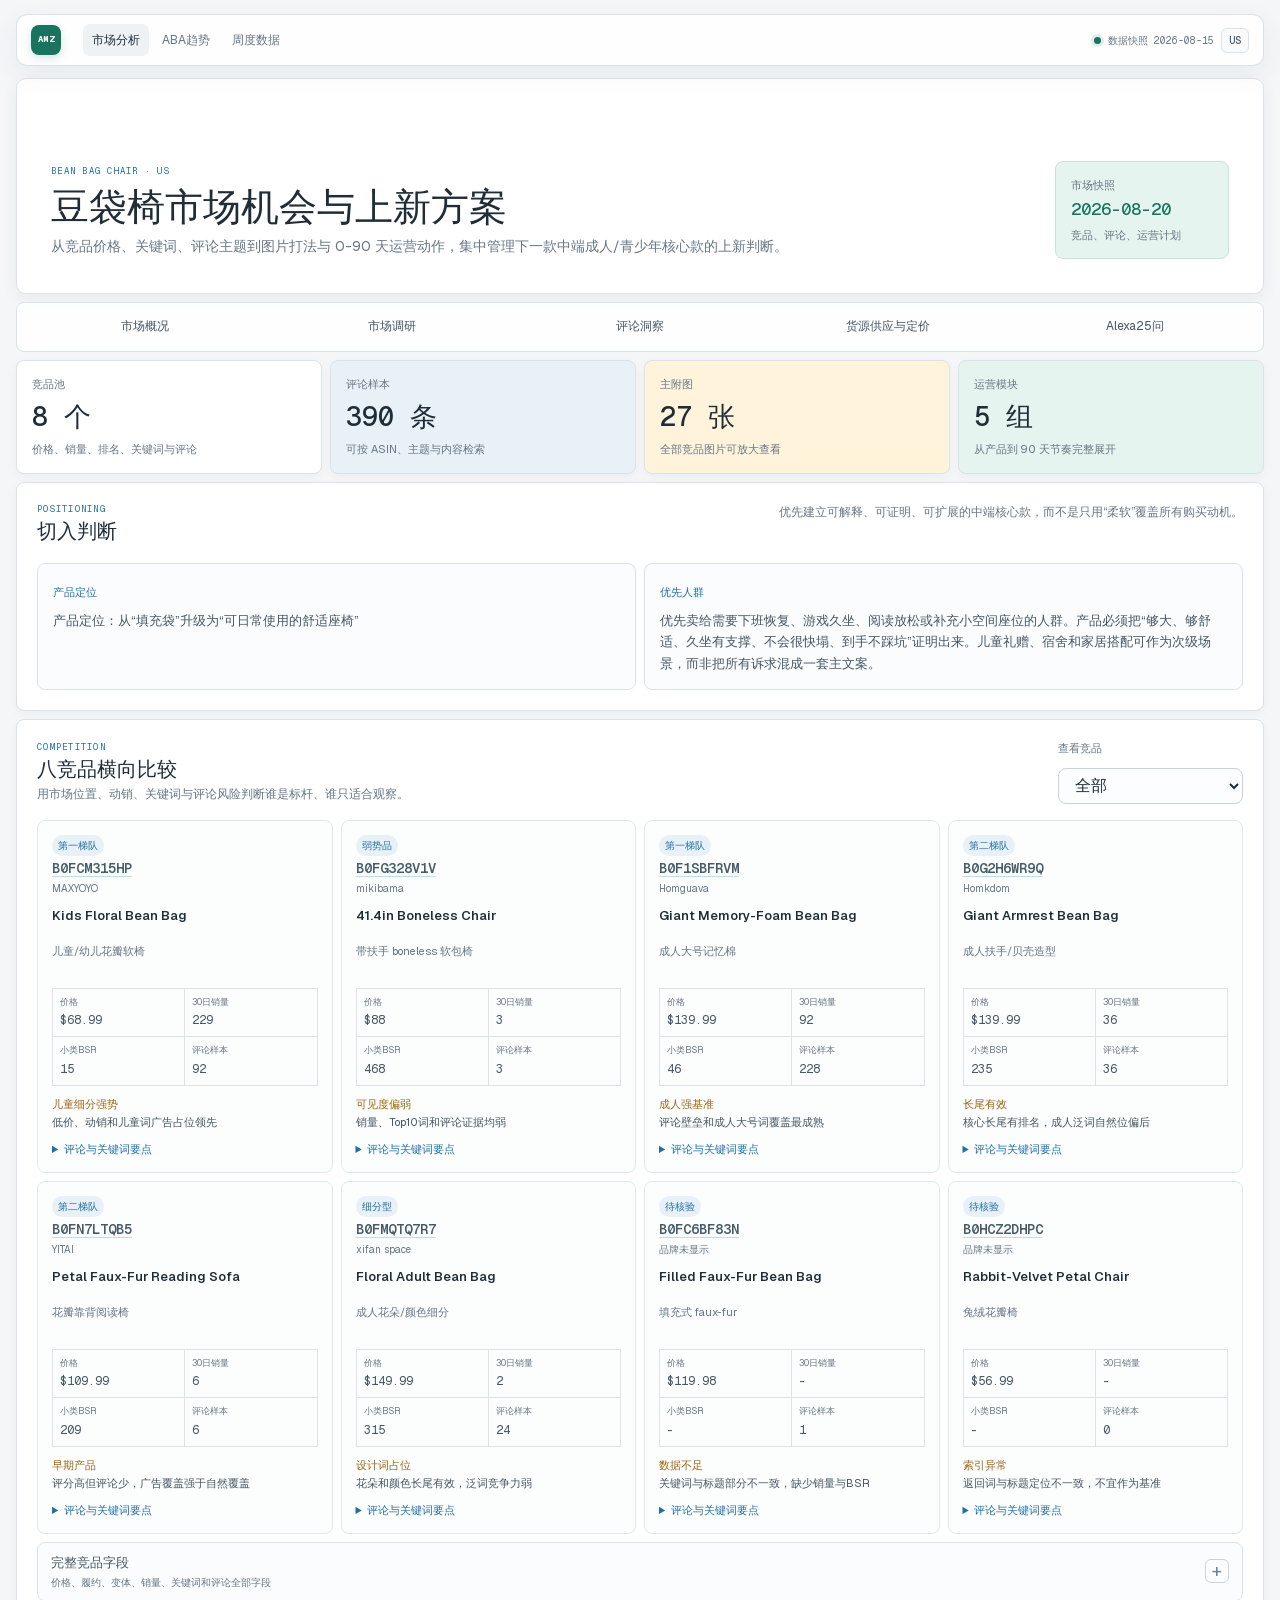
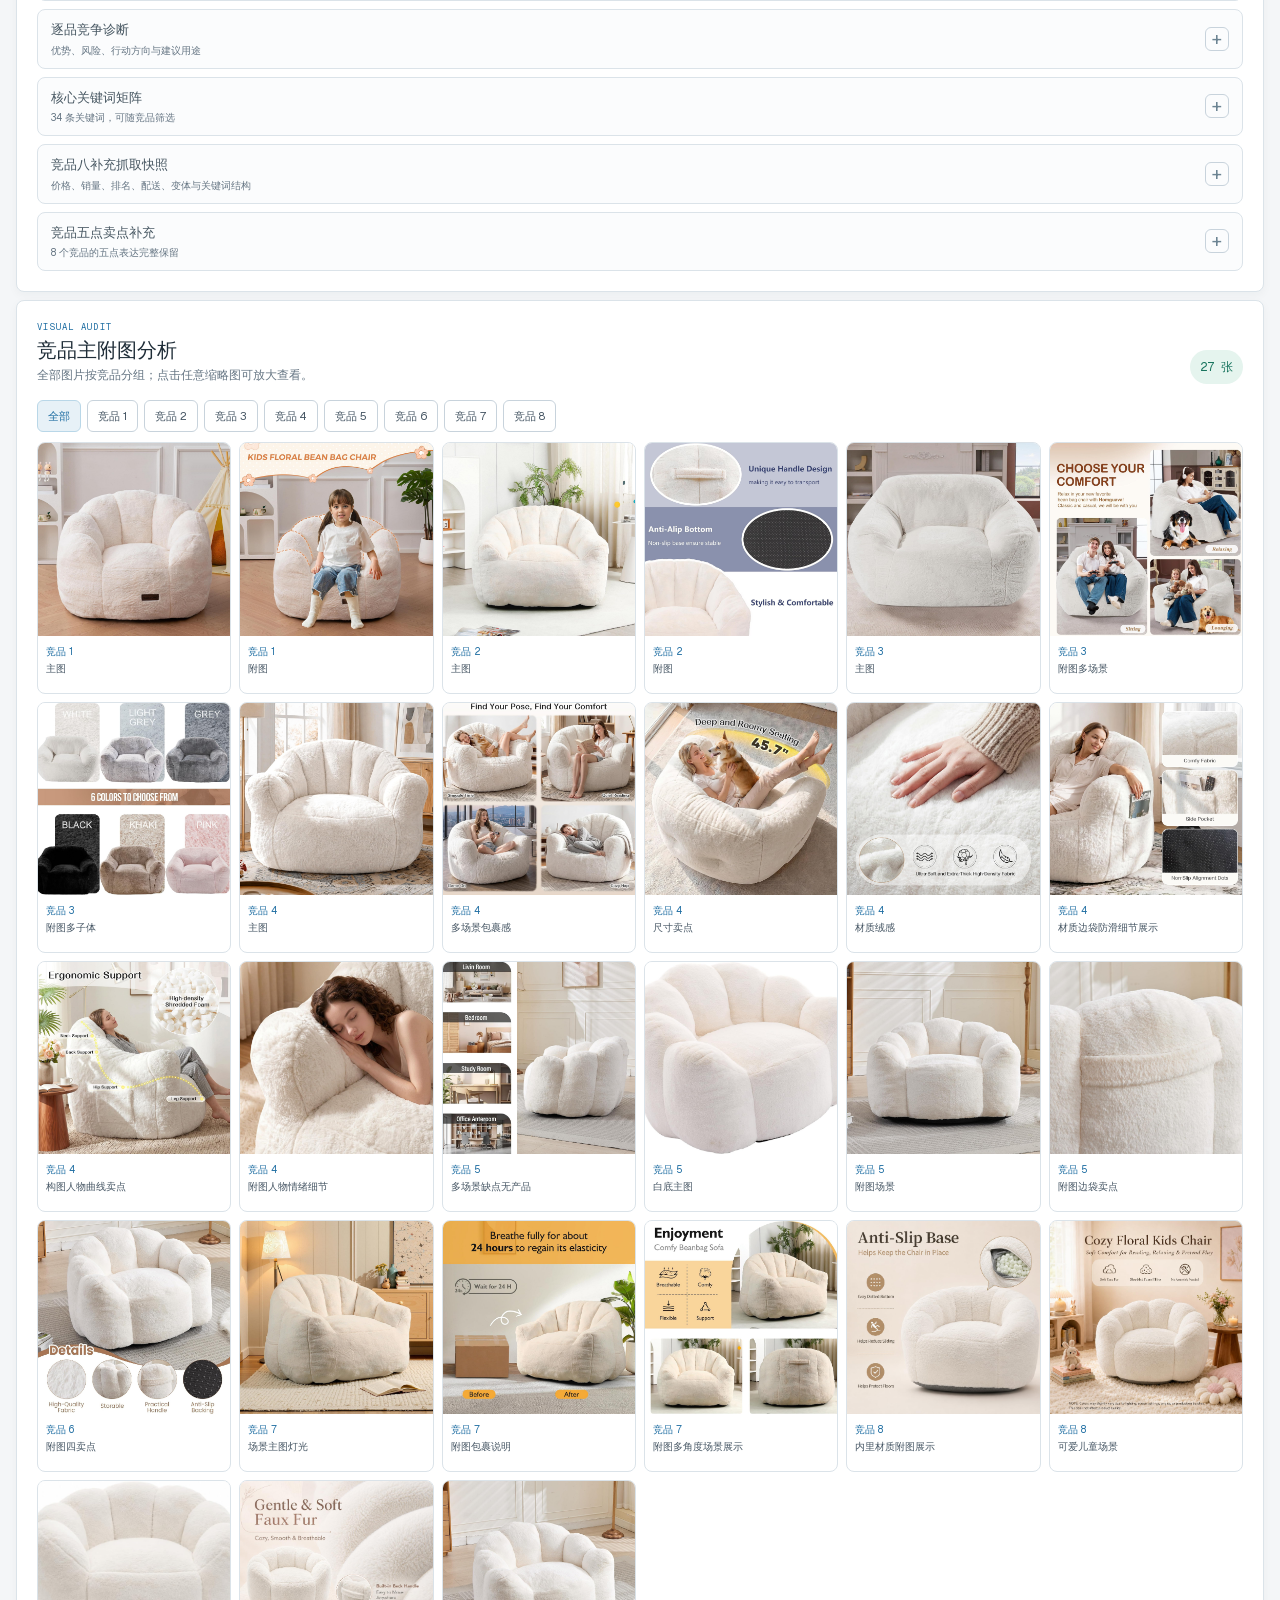
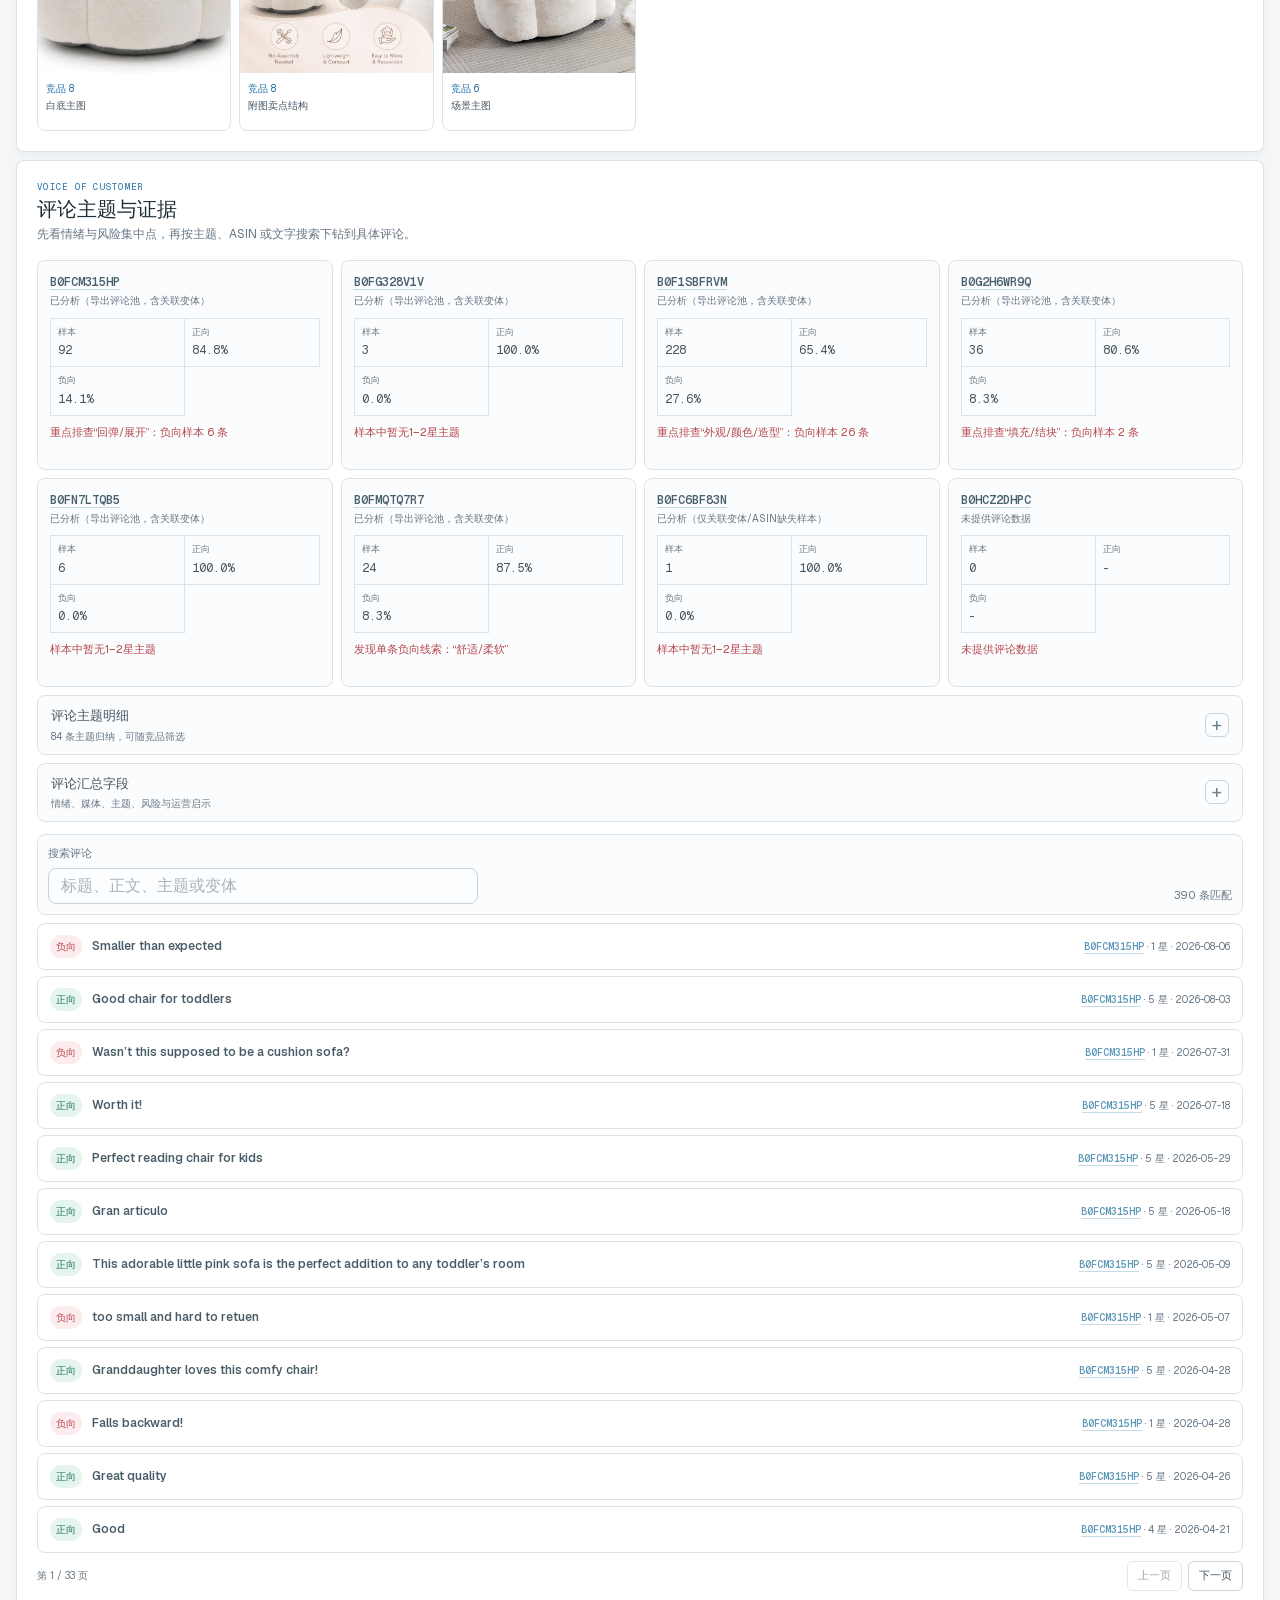
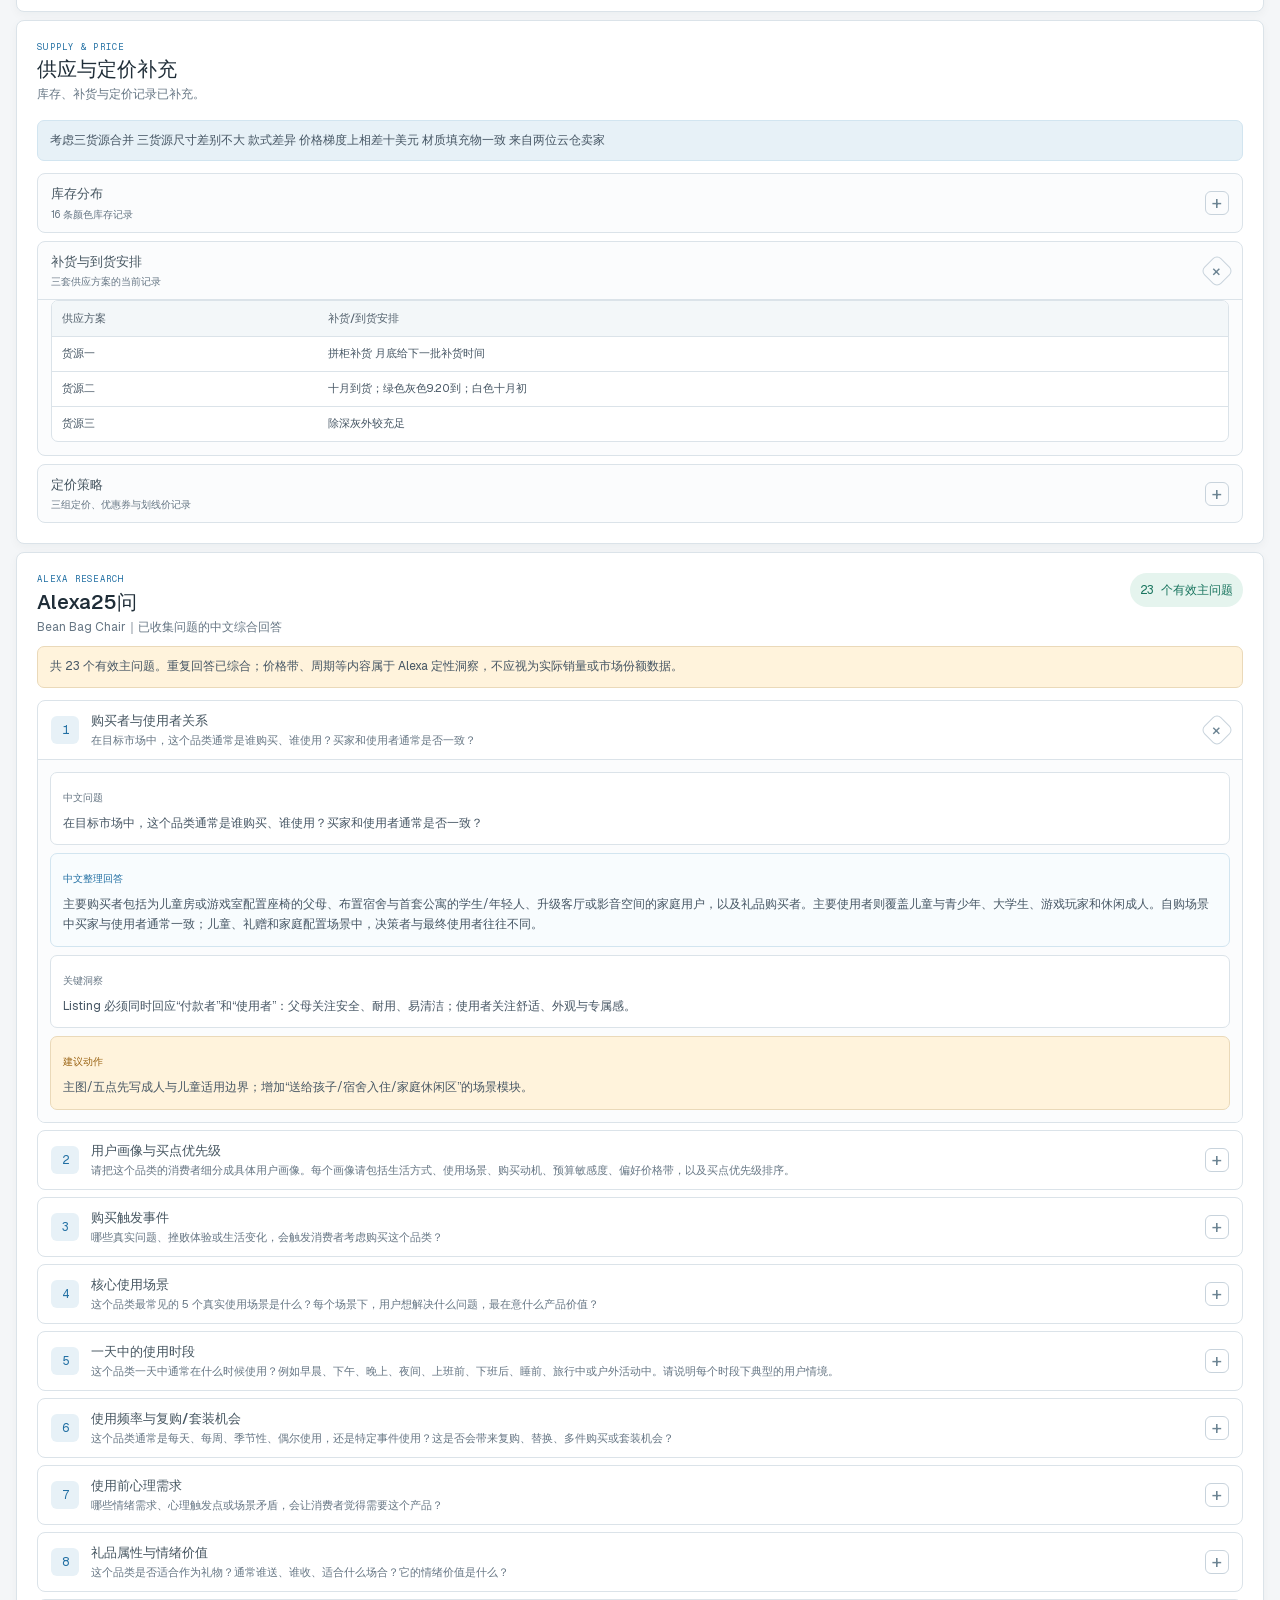
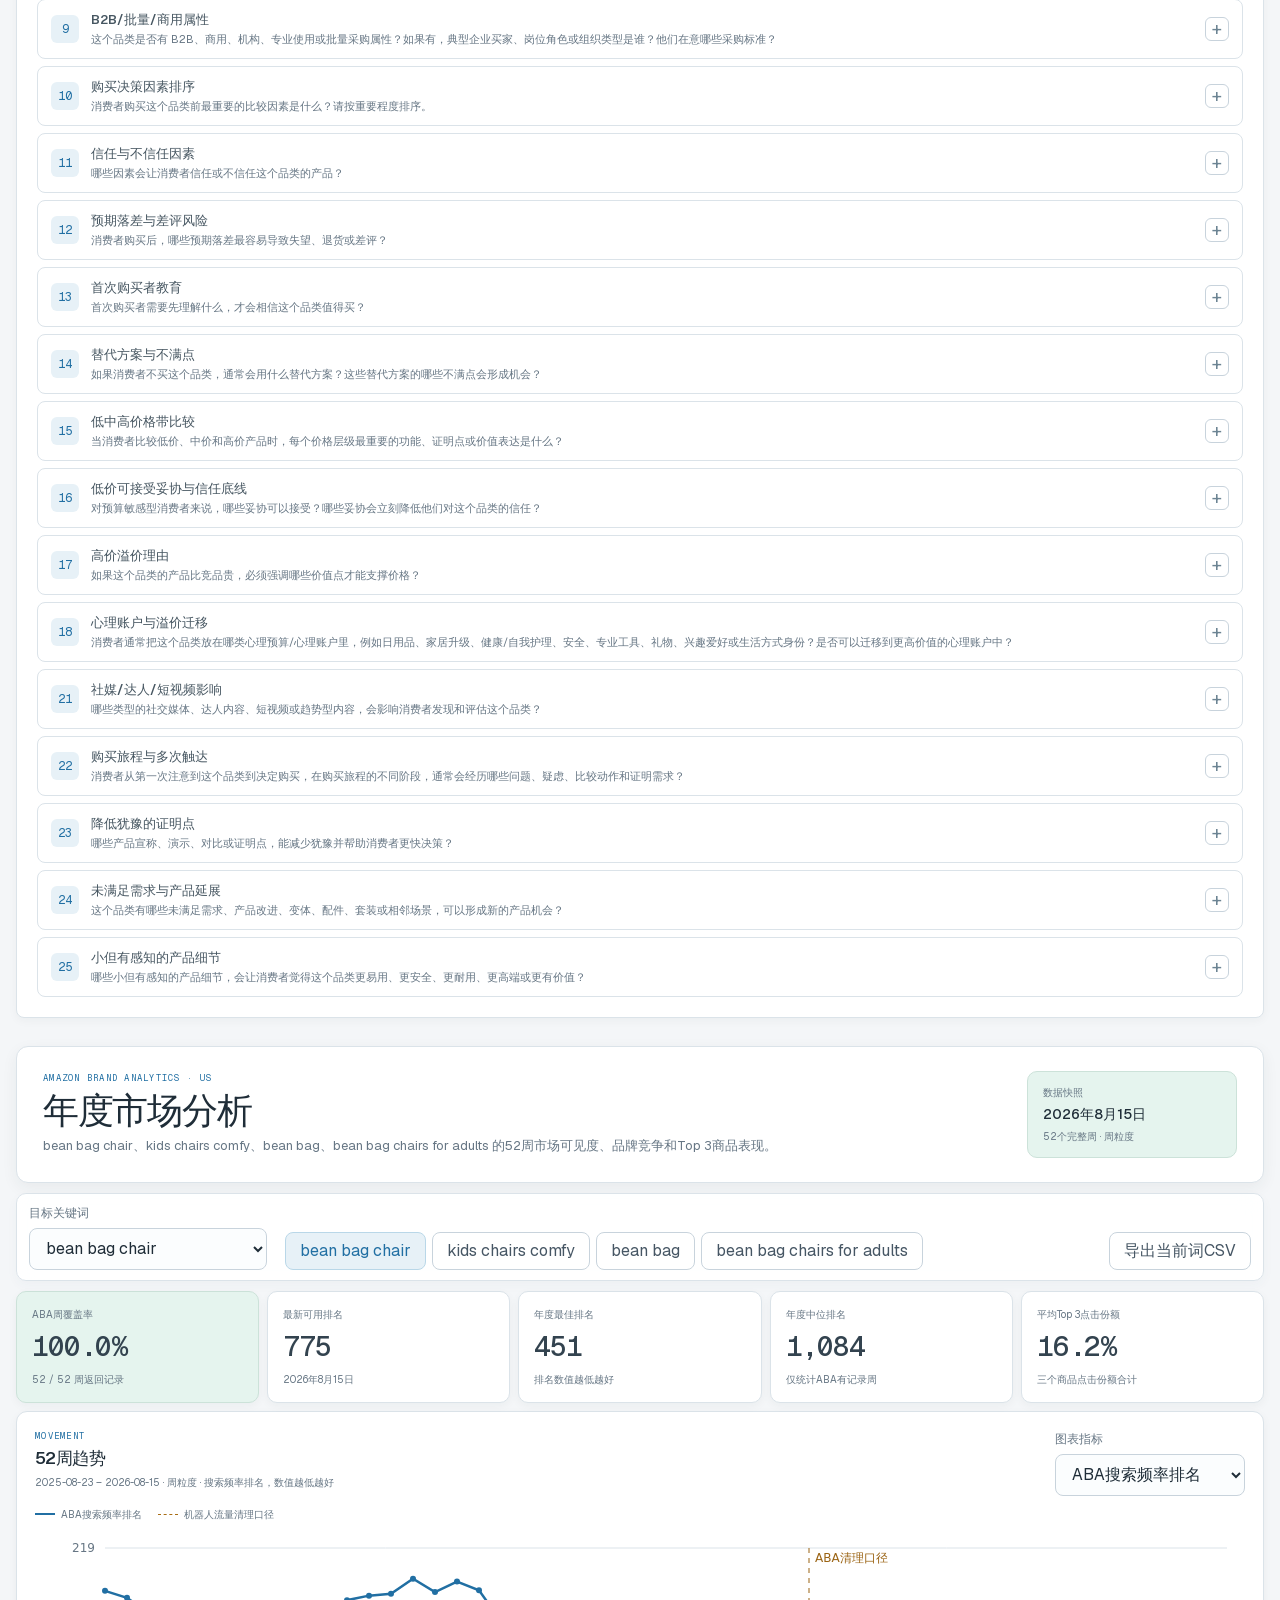
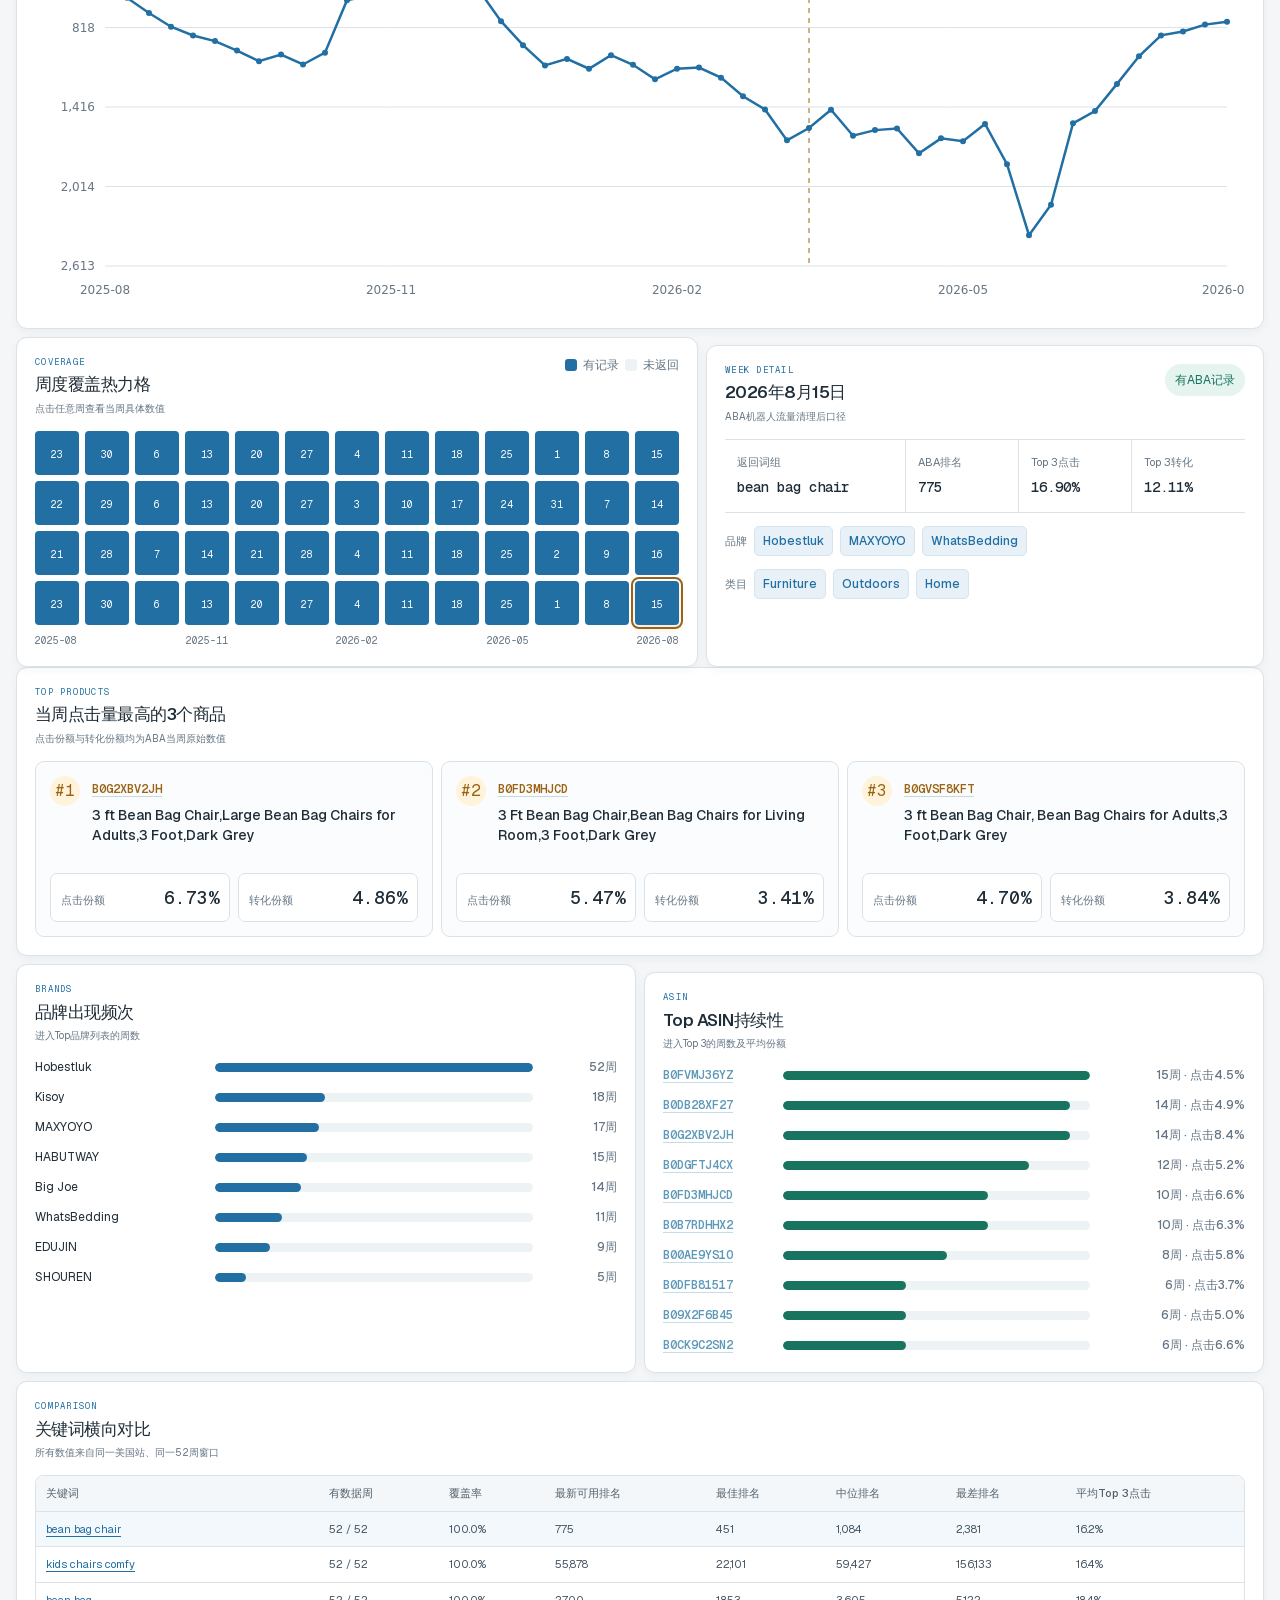
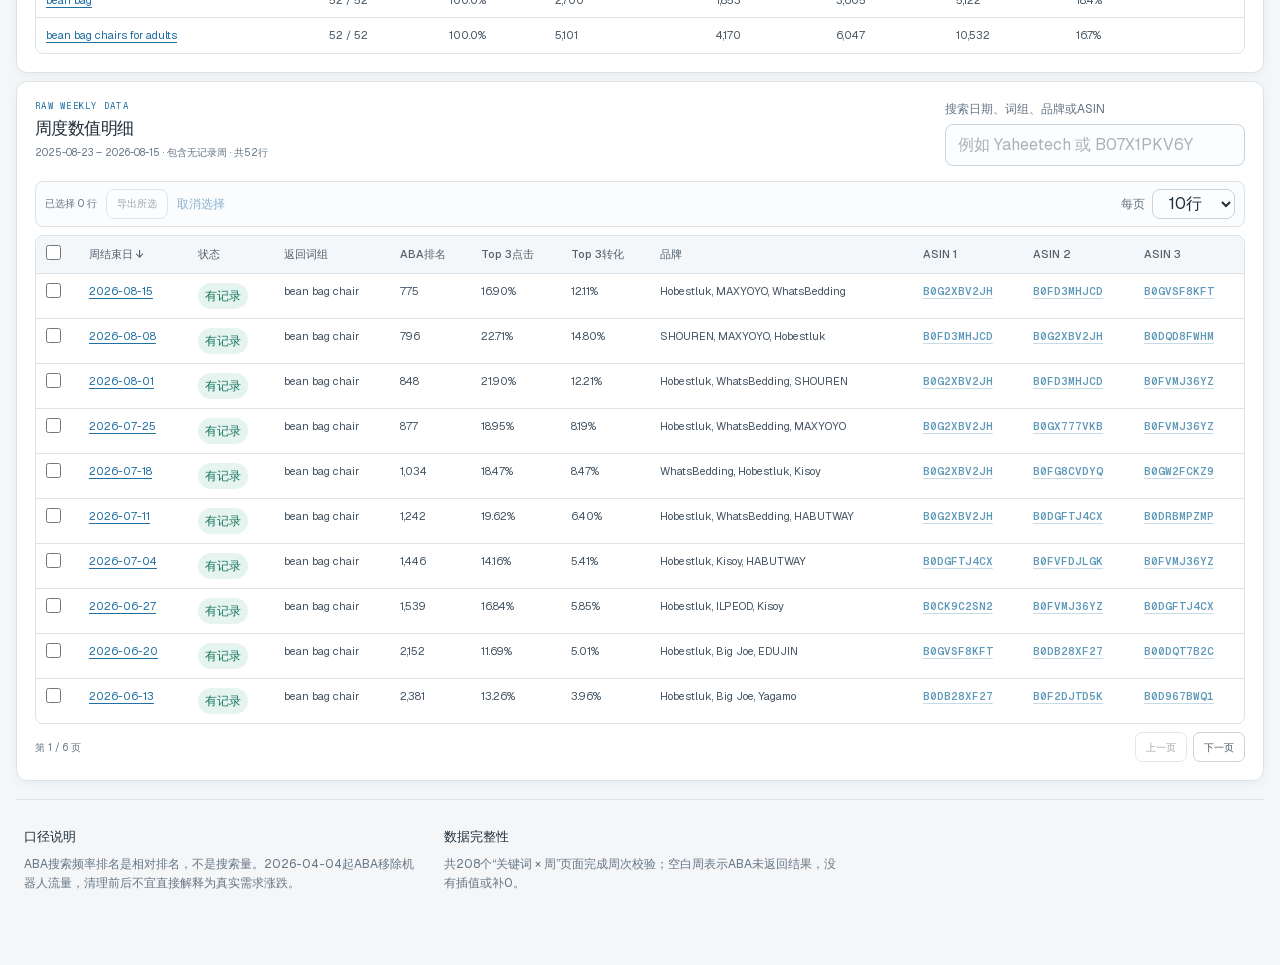
<file: index.html>
<!DOCTYPE html><html lang="zh-CN"><head><meta charSet="utf-8"/><meta name="viewport" content="width=device-width, initial-scale=1"/><link rel="preload" as="image" href="/bean-bag-competitors/bean-bag-01.jpg"/><link rel="preload" as="image" href="/bean-bag-competitors/bean-bag-02.jpg"/><link rel="preload" as="image" href="/bean-bag-competitors/bean-bag-03.jpg"/><link rel="preload" as="image" href="/bean-bag-competitors/bean-bag-04.jpg"/><link rel="preload" as="image" href="/bean-bag-competitors/bean-bag-05.jpg"/><link rel="preload" as="image" href="/bean-bag-competitors/bean-bag-06.jpg"/><link rel="preload" as="image" href="/bean-bag-competitors/bean-bag-07.jpg"/><link rel="preload" as="image" href="/bean-bag-competitors/bean-bag-08.jpg"/><link rel="preload" as="image" href="/bean-bag-competitors/bean-bag-09.jpg"/><link rel="preload" as="image" href="/bean-bag-competitors/bean-bag-10.jpg"/><link rel="stylesheet" href="/assets/index-BNNJ9x3D.css" data-rsc-css-href="/assets/index-BNNJ9x3D.css" data-precedence="vite-rsc/importer-resources"/><link rel="modulepreload" href="/assets/layout-segment-context-CD3-Ym1S.js" crossorigin=""/><link rel="modulepreload" href="/assets/rolldown-runtime-S-ySWqyJ.js" crossorigin=""/><link rel="modulepreload" href="/assets/index-pg39UGqt.js" crossorigin=""/><link rel="modulepreload" href="/assets/framework-CXnKph_e.js" crossorigin=""/><link rel="modulepreload" href="/assets/Dashboard-B2r1oGZw.js" crossorigin=""/><link rel="preload" as="image" href="/bean-bag-competitors/bean-bag-11.jpg"/><link rel="preload" as="image" href="/bean-bag-competitors/bean-bag-12.jpg"/><link rel="preload" as="image" href="/bean-bag-competitors/bean-bag-13.jpg"/><link rel="preload" as="image" href="/bean-bag-competitors/bean-bag-14.jpg"/><link rel="preload" as="image" href="/bean-bag-competitors/bean-bag-15.jpg"/><link rel="preload" as="image" href="/bean-bag-competitors/bean-bag-16.jpg"/><link rel="preload" as="image" href="/bean-bag-competitors/bean-bag-17.jpg"/><link rel="preload" as="image" href="/bean-bag-competitors/bean-bag-18.jpg"/><link rel="preload" as="image" href="/bean-bag-competitors/bean-bag-19.jpg"/><link rel="preload" as="image" href="/bean-bag-competitors/bean-bag-20.jpg"/><link rel="preload" as="image" href="/bean-bag-competitors/bean-bag-21.jpg"/><link rel="preload" as="image" href="/bean-bag-competitors/bean-bag-22.jpg"/><link rel="preload" as="image" href="/bean-bag-competitors/bean-bag-23.jpg"/><link rel="preload" as="image" href="/bean-bag-competitors/bean-bag-24.jpg"/><link rel="preload" as="image" href="/bean-bag-competitors/bean-bag-25.jpg"/><link rel="preload" as="image" href="/bean-bag-competitors/bean-bag-26.jpg"/><link rel="preload" as="image" href="/bean-bag-competitors/bean-bag-27.jpg"/><title>豆袋椅市场分析与周度数据</title><meta name="description" content="查看豆袋椅市场分析、上新运营方案与 ABA 周度数据。"/><meta property="og:title" content="豆袋椅市场分析与周度数据"/><meta property="og:description" content="市场分析 · 上新运营 · 周度数据"/><meta name="twitter:card" content="summary"/><meta name="twitter:title" content="豆袋椅市场分析与周度数据"/><meta name="twitter:description" content="市场分析 · 上新运营 · 周度数据"/><link rel="shortcut icon" href="/favicon.svg"/><link rel="icon" href="/favicon.svg"/><script>self.__VINEXT_RSC_PARAMS__={}</script><script>self.__VINEXT_RSC_NAV__={"pathname":"/","searchParams":[]}</script><link rel="modulepreload" href="/assets/index-pg39UGqt.js" />
<link rel="preload" href="/assets/_vinext_fonts/geist-8ac0455e797f/geist-ff2310f5.woff2" as="font" type="font/woff2" crossorigin />
<link rel="preload" href="/assets/_vinext_fonts/geist-8ac0455e797f/geist-875ccdd4.woff2" as="font" type="font/woff2" crossorigin />
<link rel="preload" href="/assets/_vinext_fonts/geist-8ac0455e797f/geist-52306abf.woff2" as="font" type="font/woff2" crossorigin />
<link rel="preload" href="/assets/_vinext_fonts/geist-8ac0455e797f/geist-001175b1.woff2" as="font" type="font/woff2" crossorigin />
<link rel="preload" href="/assets/_vinext_fonts/geist-8ac0455e797f/geist-98bbbccb.woff2" as="font" type="font/woff2" crossorigin />
<link rel="preload" href="/assets/_vinext_fonts/geist-mono-00e989178794/geist-mono-f6b33328.woff2" as="font" type="font/woff2" crossorigin />
<link rel="preload" href="/assets/_vinext_fonts/geist-mono-00e989178794/geist-mono-44e03052.woff2" as="font" type="font/woff2" crossorigin />
<link rel="preload" href="/assets/_vinext_fonts/geist-mono-00e989178794/geist-mono-0638449e.woff2" as="font" type="font/woff2" crossorigin />
<link rel="preload" href="/assets/_vinext_fonts/geist-mono-00e989178794/geist-mono-971fb274.woff2" as="font" type="font/woff2" crossorigin />
<link rel="preload" href="/assets/_vinext_fonts/geist-mono-00e989178794/geist-mono-44745446.woff2" as="font" type="font/woff2" crossorigin />
<link rel="preload" href="/assets/_vinext_fonts/geist-mono-00e989178794/geist-mono-013b2f2f.woff2" as="font" type="font/woff2" crossorigin />
<style data-vinext-fonts>/* cyrillic-ext */
@font-face {
  font-family: 'Geist';
  font-style: normal;
  font-weight: 100 900;
  font-display: swap;
  src: url(/assets/_vinext_fonts/geist-8ac0455e797f/geist-ff2310f5.woff2) format('woff2');
  unicode-range: U+0460-052F, U+1C80-1C8A, U+20B4, U+2DE0-2DFF, U+A640-A69F, U+FE2E-FE2F;
}
/* cyrillic */
@font-face {
  font-family: 'Geist';
  font-style: normal;
  font-weight: 100 900;
  font-display: swap;
  src: url(/assets/_vinext_fonts/geist-8ac0455e797f/geist-875ccdd4.woff2) format('woff2');
  unicode-range: U+0301, U+0400-045F, U+0490-0491, U+04B0-04B1, U+2116;
}
/* vietnamese */
@font-face {
  font-family: 'Geist';
  font-style: normal;
  font-weight: 100 900;
  font-display: swap;
  src: url(/assets/_vinext_fonts/geist-8ac0455e797f/geist-52306abf.woff2) format('woff2');
  unicode-range: U+0102-0103, U+0110-0111, U+0128-0129, U+0168-0169, U+01A0-01A1, U+01AF-01B0, U+0300-0301, U+0303-0304, U+0308-0309, U+0323, U+0329, U+1EA0-1EF9, U+20AB;
}
/* latin-ext */
@font-face {
  font-family: 'Geist';
  font-style: normal;
  font-weight: 100 900;
  font-display: swap;
  src: url(/assets/_vinext_fonts/geist-8ac0455e797f/geist-001175b1.woff2) format('woff2');
  unicode-range: U+0100-02BA, U+02BD-02C5, U+02C7-02CC, U+02CE-02D7, U+02DD-02FF, U+0304, U+0308, U+0329, U+1D00-1DBF, U+1E00-1E9F, U+1EF2-1EFF, U+2020, U+20A0-20AB, U+20AD-20C0, U+2113, U+2C60-2C7F, U+A720-A7FF;
}
/* latin */
@font-face {
  font-family: 'Geist';
  font-style: normal;
  font-weight: 100 900;
  font-display: swap;
  src: url(/assets/_vinext_fonts/geist-8ac0455e797f/geist-98bbbccb.woff2) format('woff2');
  unicode-range: U+0000-00FF, U+0131, U+0152-0153, U+02BB-02BC, U+02C6, U+02DA, U+02DC, U+0304, U+0308, U+0329, U+2000-206F, U+20AC, U+2122, U+2191, U+2193, U+2212, U+2215, U+FEFF, U+FFFD;
}

.__font_geist_0tvmz3h { font-family: 'Geist', sans-serif; }

.__variable_geist_0tvmz3h { --font-geist-sans: 'Geist', sans-serif; }

/* cyrillic-ext */
@font-face {
  font-family: 'Geist Mono';
  font-style: normal;
  font-weight: 100 900;
  font-display: swap;
  src: url(/assets/_vinext_fonts/geist-mono-00e989178794/geist-mono-f6b33328.woff2) format('woff2');
  unicode-range: U+0460-052F, U+1C80-1C8A, U+20B4, U+2DE0-2DFF, U+A640-A69F, U+FE2E-FE2F;
}
/* cyrillic */
@font-face {
  font-family: 'Geist Mono';
  font-style: normal;
  font-weight: 100 900;
  font-display: swap;
  src: url(/assets/_vinext_fonts/geist-mono-00e989178794/geist-mono-44e03052.woff2) format('woff2');
  unicode-range: U+0301, U+0400-045F, U+0490-0491, U+04B0-04B1, U+2116;
}
/* symbols2 */
@font-face {
  font-family: 'Geist Mono';
  font-style: normal;
  font-weight: 100 900;
  font-display: swap;
  src: url(/assets/_vinext_fonts/geist-mono-00e989178794/geist-mono-0638449e.woff2) format('woff2');
  unicode-range: U+2000-2001, U+2004-2008, U+200A, U+23B8-23BD, U+2500-259F;
}
/* vietnamese */
@font-face {
  font-family: 'Geist Mono';
  font-style: normal;
  font-weight: 100 900;
  font-display: swap;
  src: url(/assets/_vinext_fonts/geist-mono-00e989178794/geist-mono-971fb274.woff2) format('woff2');
  unicode-range: U+0102-0103, U+0110-0111, U+0128-0129, U+0168-0169, U+01A0-01A1, U+01AF-01B0, U+0300-0301, U+0303-0304, U+0308-0309, U+0323, U+0329, U+1EA0-1EF9, U+20AB;
}
/* latin-ext */
@font-face {
  font-family: 'Geist Mono';
  font-style: normal;
  font-weight: 100 900;
  font-display: swap;
  src: url(/assets/_vinext_fonts/geist-mono-00e989178794/geist-mono-44745446.woff2) format('woff2');
  unicode-range: U+0100-02BA, U+02BD-02C5, U+02C7-02CC, U+02CE-02D7, U+02DD-02FF, U+0304, U+0308, U+0329, U+1D00-1DBF, U+1E00-1E9F, U+1EF2-1EFF, U+2020, U+20A0-20AB, U+20AD-20C0, U+2113, U+2C60-2C7F, U+A720-A7FF;
}
/* latin */
@font-face {
  font-family: 'Geist Mono';
  font-style: normal;
  font-weight: 100 900;
  font-display: swap;
  src: url(/assets/_vinext_fonts/geist-mono-00e989178794/geist-mono-013b2f2f.woff2) format('woff2');
  unicode-range: U+0000-00FF, U+0131, U+0152-0153, U+02BB-02BC, U+02C6, U+02DA, U+02DC, U+0304, U+0308, U+0329, U+2000-206F, U+20AC, U+2122, U+2191, U+2193, U+2212, U+2215, U+FEFF, U+FFFD;
}

.__font_geist_mono_1diim1n { font-family: 'Geist Mono', sans-serif; }

.__variable_geist_mono_1diim1n { --font-geist-mono: 'Geist Mono', sans-serif; }
</style>
</head><body class="__variable_geist_0tvmz3h __variable_geist_mono_1diim1n"><main><header class="app-topbar"><a class="product-mark" href="#market-analysis" aria-label="返回市场分析顶部"><span>AMZ</span></a><nav aria-label="分析页导航"><a class="is-current" href="#market-analysis">市场分析</a><a href="#aba-analysis">ABA趋势</a><a href="#raw-data">周度数据</a></nav><div class="topbar-meta"><span class="live-dot"></span>数据快照 <!-- -->2026-08-15<b>US</b></div></header><section class="bean-analysis" id="market-analysis"><header class="bean-hero"><div><span class="section-kicker">BEAN BAG CHAIR · US</span><h1>豆袋椅市场机会与上新方案</h1><p>从竞品价格、关键词、评论主题到图片打法与 0-90 天运营动作，集中管理下一款中端成人/青少年核心款的上新判断。</p></div><div class="bean-hero-status"><span>市场快照</span><strong>2026-08-20</strong><small>竞品、评论、运营计划</small></div></header><div class="bean-anchor-nav" aria-label="豆袋椅分析导航"><a href="#bean-competition">市场概况</a><a href="#bean-images">市场调研</a><a href="#bean-reviews">评论洞察</a><a href="#bean-supply">货源供应与定价</a><a href="#bean-operations">Alexa25问</a></div><section class="bean-metric-grid" aria-label="豆袋椅分析摘要"><article class="bean-metric"><span>竞品池</span><strong>8 个</strong><small>价格、销量、排名、关键词与评论</small></article><article class="bean-metric"><span>评论样本</span><strong>390 条</strong><small>可按 ASIN、主题与内容检索</small></article><article class="bean-metric"><span>主附图</span><strong>27 张</strong><small>全部竞品图片可放大查看</small></article><article class="bean-metric"><span>运营模块</span><strong>5 组</strong><small>从产品到 90 天节奏完整展开</small></article></section><section class="bean-section bean-positioning"><div class="bean-section-heading"><div><span class="section-kicker">POSITIONING</span><h2>切入判断</h2></div><p>优先建立可解释、可证明、可扩展的中端核心款，而不是只用“柔软”覆盖所有购买动机。</p></div><div class="bean-note-grid"><article><span>产品定位</span><p>产品定位：从“填充袋”升级为“可日常使用的舒适座椅”</p></article><article><span>优先人群</span><p>优先卖给需要下班恢复、游戏久坐、阅读放松或补充小空间座位的人群。产品必须把“够大、够舒适、久坐有支撑、不会很快塌、到手不踩坑”证明出来。儿童礼赠、宿舍和家居搭配可作为次级场景，而非把所有诉求混成一套主文案。</p></article></div></section><section class="bean-section" id="bean-competition"><div class="bean-section-heading bean-heading-with-control"><div><span class="section-kicker">COMPETITION</span><h2>八竞品横向比较</h2><p>用市场位置、动销、关键词与评论风险判断谁是标杆、谁只适合观察。</p></div><label class="bean-select"><span>查看竞品</span><select><option selected="">全部</option><option>B0FCM315HP</option><option>B0FG328V1V</option><option>B0F1SBFRVM</option><option>B0G2H6WR9Q</option><option>B0FN7LTQB5</option><option>B0FMQTQ7R7</option><option>B0FC6BF83N</option><option>B0HCZ2DHPC</option></select></label></div><div class="bean-competitor-grid"><article class="bean-competitor"><div class="bean-competitor-top"><span>第一梯队</span><a class="asin-link" href="https://www.amazon.com/dp/B0FCM315HP" target="_blank" rel="noreferrer" title="在 Amazon.com 打开 B0FCM315HP" aria-label="在 Amazon.com 打开产品 B0FCM315HP">B0FCM315HP</a><small>MAXYOYO</small></div><h3>Kids Floral Bean Bag</h3><p>儿童/幼儿花瓣软椅</p><dl><div><dt>价格</dt><dd>$68.99</dd></div><div><dt>30日销量</dt><dd>229</dd></div><div><dt>小类BSR</dt><dd>15</dd></div><div><dt>评论样本</dt><dd>92</dd></div></dl><div class="bean-signal"><b>儿童细分强势</b><span>低价、动销和儿童词广告占位领先</span></div><details><summary>评论与关键词要点</summary><div><p><b>好评：</b>尺寸/空间(49)、舒适/柔软(46)、外观/颜色/造型(32)</p><p><b>风险：</b>重点排查“回弹/展开”：负向样本 6 条</p><p><b>关键词：</b>2,949<!-- --> 个，Top10 SV <!-- -->50,522</p></div></details></article><article class="bean-competitor"><div class="bean-competitor-top"><span>弱势品</span><a class="asin-link" href="https://www.amazon.com/dp/B0FG328V1V" target="_blank" rel="noreferrer" title="在 Amazon.com 打开 B0FG328V1V" aria-label="在 Amazon.com 打开产品 B0FG328V1V">B0FG328V1V</a><small>mikibama</small></div><h3>41.4in Boneless Chair</h3><p>带扶手 boneless 软包椅</p><dl><div><dt>价格</dt><dd>$88</dd></div><div><dt>30日销量</dt><dd>3</dd></div><div><dt>小类BSR</dt><dd>468</dd></div><div><dt>评论样本</dt><dd>3</dd></div></dl><div class="bean-signal"><b>可见度偏弱</b><span>销量、Top10词和评论证据均弱</span></div><details><summary>评论与关键词要点</summary><div><p><b>好评：</b>舒适/柔软(2)、尺寸/空间(2)、支撑/坐感(2)</p><p><b>风险：</b>样本中暂无1–2星主题</p><p><b>关键词：</b>409<!-- --> 个，Top10 SV <!-- -->0</p></div></details></article><article class="bean-competitor"><div class="bean-competitor-top"><span>第一梯队</span><a class="asin-link" href="https://www.amazon.com/dp/B0F1SBFRVM" target="_blank" rel="noreferrer" title="在 Amazon.com 打开 B0F1SBFRVM" aria-label="在 Amazon.com 打开产品 B0F1SBFRVM">B0F1SBFRVM</a><small>Homguava</small></div><h3>Giant Memory-Foam Bean Bag</h3><p>成人大号记忆棉</p><dl><div><dt>价格</dt><dd>$139.99</dd></div><div><dt>30日销量</dt><dd>92</dd></div><div><dt>小类BSR</dt><dd>46</dd></div><div><dt>评论样本</dt><dd>228</dd></div></dl><div class="bean-signal"><b>成人强基准</b><span>评论壁垒和成人大号词覆盖最成熟</span></div><details><summary>评论与关键词要点</summary><div><p><b>好评：</b>舒适/柔软(116)、尺寸/空间(68)、支撑/坐感(61)</p><p><b>风险：</b>重点排查“外观/颜色/造型”：负向样本 26 条</p><p><b>关键词：</b>2,737<!-- --> 个，Top10 SV <!-- -->8,124</p></div></details></article><article class="bean-competitor"><div class="bean-competitor-top"><span>第二梯队</span><a class="asin-link" href="https://www.amazon.com/dp/B0G2H6WR9Q" target="_blank" rel="noreferrer" title="在 Amazon.com 打开 B0G2H6WR9Q" aria-label="在 Amazon.com 打开产品 B0G2H6WR9Q">B0G2H6WR9Q</a><small>Homkdom</small></div><h3>Giant Armrest Bean Bag</h3><p>成人扶手/贝壳造型</p><dl><div><dt>价格</dt><dd>$139.99</dd></div><div><dt>30日销量</dt><dd>36</dd></div><div><dt>小类BSR</dt><dd>235</dd></div><div><dt>评论样本</dt><dd>36</dd></div></dl><div class="bean-signal"><b>长尾有效</b><span>核心长尾有排名，成人泛词自然位偏后</span></div><details><summary>评论与关键词要点</summary><div><p><b>好评：</b>舒适/柔软(29)、外观/颜色/造型(25)、尺寸/空间(24)</p><p><b>风险：</b>重点排查“填充/结块”：负向样本 2 条</p><p><b>关键词：</b>1,411<!-- --> 个，Top10 SV <!-- -->83</p></div></details></article><article class="bean-competitor"><div class="bean-competitor-top"><span>第二梯队</span><a class="asin-link" href="https://www.amazon.com/dp/B0FN7LTQB5" target="_blank" rel="noreferrer" title="在 Amazon.com 打开 B0FN7LTQB5" aria-label="在 Amazon.com 打开产品 B0FN7LTQB5">B0FN7LTQB5</a><small>YITAI</small></div><h3>Petal Faux-Fur Reading Sofa</h3><p>花瓣靠背阅读椅</p><dl><div><dt>价格</dt><dd>$109.99</dd></div><div><dt>30日销量</dt><dd>6</dd></div><div><dt>小类BSR</dt><dd>209</dd></div><div><dt>评论样本</dt><dd>6</dd></div></dl><div class="bean-signal"><b>早期产品</b><span>评分高但评论少，广告覆盖强于自然覆盖</span></div><details><summary>评论与关键词要点</summary><div><p><b>好评：</b>舒适/柔软(5)、尺寸/空间(5)、填充/结块(4)</p><p><b>风险：</b>样本中暂无1–2星主题</p><p><b>关键词：</b>1,509<!-- --> 个，Top10 SV <!-- -->752</p></div></details></article><article class="bean-competitor"><div class="bean-competitor-top"><span>细分型</span><a class="asin-link" href="https://www.amazon.com/dp/B0FMQTQ7R7" target="_blank" rel="noreferrer" title="在 Amazon.com 打开 B0FMQTQ7R7" aria-label="在 Amazon.com 打开产品 B0FMQTQ7R7">B0FMQTQ7R7</a><small>xifan space</small></div><h3>Floral Adult Bean Bag</h3><p>成人花朵/颜色细分</p><dl><div><dt>价格</dt><dd>$149.99</dd></div><div><dt>30日销量</dt><dd>2</dd></div><div><dt>小类BSR</dt><dd>315</dd></div><div><dt>评论样本</dt><dd>24</dd></div></dl><div class="bean-signal"><b>设计词占位</b><span>花朵和颜色长尾有效，泛词竞争力弱</span></div><details><summary>评论与关键词要点</summary><div><p><b>好评：</b>舒适/柔软(19)、尺寸/空间(16)、外观/颜色/造型(15)</p><p><b>风险：</b>发现单条负向线索：“舒适/柔软”</p><p><b>关键词：</b>1,135<!-- --> 个，Top10 SV <!-- -->791</p></div></details></article><article class="bean-competitor"><div class="bean-competitor-top"><span>待核验</span><a class="asin-link" href="https://www.amazon.com/dp/B0FC6BF83N" target="_blank" rel="noreferrer" title="在 Amazon.com 打开 B0FC6BF83N" aria-label="在 Amazon.com 打开产品 B0FC6BF83N">B0FC6BF83N</a><small>品牌未显示</small></div><h3>Filled Faux-Fur Bean Bag</h3><p>填充式 faux-fur</p><dl><div><dt>价格</dt><dd>$119.98</dd></div><div><dt>30日销量</dt><dd>-</dd></div><div><dt>小类BSR</dt><dd>-</dd></div><div><dt>评论样本</dt><dd>1</dd></div></dl><div class="bean-signal"><b>数据不足</b><span>关键词与标题部分不一致，缺少销量与BSR</span></div><details><summary>评论与关键词要点</summary><div><p><b>好评：</b>舒适/柔软(1)、尺寸/空间(1)、支撑/坐感(1)</p><p><b>风险：</b>样本中暂无1–2星主题</p><p><b>关键词：</b>200<!-- --> 个，Top10 SV <!-- -->0</p></div></details></article><article class="bean-competitor"><div class="bean-competitor-top"><span>待核验</span><a class="asin-link" href="https://www.amazon.com/dp/B0HCZ2DHPC" target="_blank" rel="noreferrer" title="在 Amazon.com 打开 B0HCZ2DHPC" aria-label="在 Amazon.com 打开产品 B0HCZ2DHPC">B0HCZ2DHPC</a><small>品牌未显示</small></div><h3>Rabbit-Velvet Petal Chair</h3><p>兔绒花瓣椅</p><dl><div><dt>价格</dt><dd>$56.99</dd></div><div><dt>30日销量</dt><dd>-</dd></div><div><dt>小类BSR</dt><dd>-</dd></div><div><dt>评论样本</dt><dd>0</dd></div></dl><div class="bean-signal"><b>索引异常</b><span>返回词与标题定位不一致，不宜作为基准</span></div><details><summary>评论与关键词要点</summary><div><p><b>好评：</b>暂无数据</p><p><b>风险：</b>未提供评论数据</p><p><b>关键词：</b>90<!-- --> 个，Top10 SV <!-- -->0</p></div></details></article></div><details class="bean-detail"><summary><span><strong>完整竞品字段</strong><small>价格、履约、变体、销量、关键词和评论全部字段</small></span><b aria-hidden="true">+</b></summary><div class="bean-detail-body"><div class="bean-table-wrap "><table><thead><tr><th>ASIN</th><th>品牌</th><th>标题简写</th><th>市场定位</th><th>价格(USD)</th><th>评分</th><th>评论数</th><th>履约</th><th>变体数</th><th>30日估算销量</th><th>30日估算销售额(USD)</th><th>小类</th><th>小类BSR</th><th>Cerebro关键词数</th><th>Top10关键词SV合计</th><th>估算单均收入</th><th>竞争分层</th><th>信号</th><th>核心判断</th><th>评论数据状态</th><th>评论样本数</th><th>样本平均星级</th><th>正向占比</th><th>负向占比</th><th>主要好评主题</th><th>评论风险</th></tr></thead><tbody><tr><td><a class="asin-link" href="https://www.amazon.com/dp/B0FCM315HP" target="_blank" rel="noreferrer" title="在 Amazon.com 打开 B0FCM315HP" aria-label="在 Amazon.com 打开产品 B0FCM315HP">B0FCM315HP</a></td><td>MAXYOYO</td><td>Kids Floral Bean Bag</td><td>儿童/幼儿花瓣软椅</td><td>$68.99</td><td>4.3</td><td>220</td><td>FBA</td><td>5</td><td>229</td><td>$15,764</td><td>Bean Bags</td><td>15</td><td>2,949</td><td>50,522</td><td>$68.84</td><td>第一梯队</td><td>儿童细分强势</td><td>低价、动销和儿童词广告占位领先</td><td>已分析（导出评论池，含关联变体）</td><td>92</td><td>4.3</td><td>84.8%</td><td>14.1%</td><td>尺寸/空间(49)、舒适/柔软(46)、外观/颜色/造型(32)</td><td>重点排查“回弹/展开”：负向样本 6 条</td></tr><tr><td><a class="asin-link" href="https://www.amazon.com/dp/B0FG328V1V" target="_blank" rel="noreferrer" title="在 Amazon.com 打开 B0FG328V1V" aria-label="在 Amazon.com 打开产品 B0FG328V1V">B0FG328V1V</a></td><td>mikibama</td><td>41.4in Boneless Chair</td><td>带扶手 boneless 软包椅</td><td>$88</td><td>4.6</td><td>8</td><td>FBM</td><td>8</td><td>3</td><td>$245</td><td>Bean Bags</td><td>468</td><td>409</td><td>0</td><td>$81.67</td><td>弱势品</td><td>可见度偏弱</td><td>销量、Top10词和评论证据均弱</td><td>已分析（导出评论池，含关联变体）</td><td>3</td><td>5</td><td>100.0%</td><td>0.0%</td><td>舒适/柔软(2)、尺寸/空间(2)、支撑/坐感(2)</td><td>样本中暂无1–2星主题</td></tr><tr><td><a class="asin-link" href="https://www.amazon.com/dp/B0F1SBFRVM" target="_blank" rel="noreferrer" title="在 Amazon.com 打开 B0F1SBFRVM" aria-label="在 Amazon.com 打开产品 B0F1SBFRVM">B0F1SBFRVM</a></td><td>Homguava</td><td>Giant Memory-Foam Bean Bag</td><td>成人大号记忆棉</td><td>$139.99</td><td>4.2</td><td>785</td><td>FBA</td><td>14</td><td>92</td><td>$10,710</td><td>Bean Bags</td><td>46</td><td>2,737</td><td>8,124</td><td>$116.41</td><td>第一梯队</td><td>成人强基准</td><td>评论壁垒和成人大号词覆盖最成熟</td><td>已分析（导出评论池，含关联变体）</td><td>228</td><td>3.6</td><td>65.4%</td><td>27.6%</td><td>舒适/柔软(116)、尺寸/空间(68)、支撑/坐感(61)</td><td>重点排查“外观/颜色/造型”：负向样本 26 条</td></tr><tr><td><a class="asin-link" href="https://www.amazon.com/dp/B0G2H6WR9Q" target="_blank" rel="noreferrer" title="在 Amazon.com 打开 B0G2H6WR9Q" aria-label="在 Amazon.com 打开产品 B0G2H6WR9Q">B0G2H6WR9Q</a></td><td>Homkdom</td><td>Giant Armrest Bean Bag</td><td>成人扶手/贝壳造型</td><td>$139.99</td><td>4.1</td><td>42</td><td>FBA</td><td>3</td><td>36</td><td>$5,541</td><td>Bean Bags</td><td>235</td><td>1,411</td><td>83</td><td>$153.92</td><td>第二梯队</td><td>长尾有效</td><td>核心长尾有排名，成人泛词自然位偏后</td><td>已分析（导出评论池，含关联变体）</td><td>36</td><td>4.3</td><td>80.6%</td><td>8.3%</td><td>舒适/柔软(29)、外观/颜色/造型(25)、尺寸/空间(24)</td><td>重点排查“填充/结块”：负向样本 2 条</td></tr><tr><td><a class="asin-link" href="https://www.amazon.com/dp/B0FN7LTQB5" target="_blank" rel="noreferrer" title="在 Amazon.com 打开 B0FN7LTQB5" aria-label="在 Amazon.com 打开产品 B0FN7LTQB5">B0FN7LTQB5</a></td><td>YITAI</td><td>Petal Faux-Fur Reading Sofa</td><td>花瓣靠背阅读椅</td><td>$109.99</td><td>5</td><td>12</td><td>FBM</td><td>10</td><td>6</td><td>$659</td><td>Bean Bags</td><td>209</td><td>1,509</td><td>752</td><td>$109.83</td><td>第二梯队</td><td>早期产品</td><td>评分高但评论少，广告覆盖强于自然覆盖</td><td>已分析（导出评论池，含关联变体）</td><td>6</td><td>5</td><td>100.0%</td><td>0.0%</td><td>舒适/柔软(5)、尺寸/空间(5)、填充/结块(4)</td><td>样本中暂无1–2星主题</td></tr><tr><td><a class="asin-link" href="https://www.amazon.com/dp/B0FMQTQ7R7" target="_blank" rel="noreferrer" title="在 Amazon.com 打开 B0FMQTQ7R7" aria-label="在 Amazon.com 打开产品 B0FMQTQ7R7">B0FMQTQ7R7</a></td><td>xifan space</td><td>Floral Adult Bean Bag</td><td>成人花朵/颜色细分</td><td>$149.99</td><td>4.3</td><td>35</td><td>FBM</td><td>10</td><td>2</td><td>$253</td><td>Bean Bags</td><td>315</td><td>1,135</td><td>791</td><td>$126.5</td><td>细分型</td><td>设计词占位</td><td>花朵和颜色长尾有效，泛词竞争力弱</td><td>已分析（导出评论池，含关联变体）</td><td>24</td><td>4.4</td><td>87.5%</td><td>8.3%</td><td>舒适/柔软(19)、尺寸/空间(16)、外观/颜色/造型(15)</td><td>发现单条负向线索：“舒适/柔软”</td></tr><tr><td><a class="asin-link" href="https://www.amazon.com/dp/B0FC6BF83N" target="_blank" rel="noreferrer" title="在 Amazon.com 打开 B0FC6BF83N" aria-label="在 Amazon.com 打开产品 B0FC6BF83N">B0FC6BF83N</a></td><td>-</td><td>Filled Faux-Fur Bean Bag</td><td>填充式 faux-fur</td><td>$119.98</td><td>5</td><td>1</td><td>-</td><td>5</td><td>-</td><td>-</td><td>-</td><td>-</td><td>200</td><td>0</td><td>-</td><td>待核验</td><td>数据不足</td><td>关键词与标题部分不一致，缺少销量与BSR</td><td>已分析（仅关联变体/ASIN缺失样本）</td><td>1</td><td>5</td><td>100.0%</td><td>0.0%</td><td>舒适/柔软(1)、尺寸/空间(1)、支撑/坐感(1)</td><td>样本中暂无1–2星主题</td></tr><tr><td><a class="asin-link" href="https://www.amazon.com/dp/B0HCZ2DHPC" target="_blank" rel="noreferrer" title="在 Amazon.com 打开 B0HCZ2DHPC" aria-label="在 Amazon.com 打开产品 B0HCZ2DHPC">B0HCZ2DHPC</a></td><td>-</td><td>Rabbit-Velvet Petal Chair</td><td>兔绒花瓣椅</td><td>$56.99</td><td>-</td><td>0</td><td>-</td><td>3</td><td>-</td><td>-</td><td>-</td><td>-</td><td>90</td><td>0</td><td>-</td><td>待核验</td><td>索引异常</td><td>返回词与标题定位不一致，不宜作为基准</td><td>未提供评论数据</td><td>0</td><td>-</td><td>-</td><td>-</td><td>暂无数据</td><td>未提供评论数据</td></tr></tbody></table></div></div></details><details class="bean-detail"><summary><span><strong>逐品竞争诊断</strong><small>优势、风险、行动方向与建议用途</small></span><b aria-hidden="true">+</b></summary><div class="bean-detail-body"><div class="bean-table-wrap "><table><thead><tr><th>ASIN</th><th>竞争分层</th><th>优势</th><th>主要风险</th><th>机会/行动方向</th><th>建议用途</th></tr></thead><tbody><tr><td><a class="asin-link" href="https://www.amazon.com/dp/B0FCM315HP" target="_blank" rel="noreferrer" title="在 Amazon.com 打开 B0FCM315HP" aria-label="在 Amazon.com 打开产品 B0FCM315HP">B0FCM315HP</a></td><td>第一梯队</td><td>儿童细分低价、BSR#15、估算销量最高</td><td>泛词 bean bag chair 自然#87</td><td>继续强化儿童/幼儿高流量词的自然排名</td><td>儿童花瓣软椅首要标杆</td></tr><tr><td><a class="asin-link" href="https://www.amazon.com/dp/B0F1SBFRVM" target="_blank" rel="noreferrer" title="在 Amazon.com 打开 B0F1SBFRVM" aria-label="在 Amazon.com 打开产品 B0F1SBFRVM">B0F1SBFRVM</a></td><td>第一梯队</td><td>785条评论、成人大号词成熟、销售额高</td><td>部分主词依赖广告，自然位仍在20-60名</td><td>对标评论壁垒、成人大号内容与FBA履约</td><td>成人大号首要标杆</td></tr><tr><td><a class="asin-link" href="https://www.amazon.com/dp/B0G2H6WR9Q" target="_blank" rel="noreferrer" title="在 Amazon.com 打开 B0G2H6WR9Q" aria-label="在 Amazon.com 打开产品 B0G2H6WR9Q">B0G2H6WR9Q</a></td><td>第二梯队</td><td>giant bean bag chair 自然#29/广告#5</td><td>成人泛词自然#174</td><td>从阅读椅、扶手、材质长尾切入</td><td>成人扶手款次级标杆</td></tr><tr><td><a class="asin-link" href="https://www.amazon.com/dp/B0FN7LTQB5" target="_blank" rel="noreferrer" title="在 Amazon.com 打开 B0FN7LTQB5" aria-label="在 Amazon.com 打开产品 B0FN7LTQB5">B0FN7LTQB5</a></td><td>第二梯队</td><td>靠背/舒适/可爱等卖点词广告覆盖</td><td>评论仅12，泛词自然位靠后</td><td>观察早期评论积累与广告转自然效率</td><td>新品成长型观察对象</td></tr><tr><td><a class="asin-link" href="https://www.amazon.com/dp/B0FMQTQ7R7" target="_blank" rel="noreferrer" title="在 Amazon.com 打开 B0FMQTQ7R7" aria-label="在 Amazon.com 打开产品 B0FMQTQ7R7">B0FMQTQ7R7</a></td><td>细分型</td><td>花朵和颜色词自然排名有效</td><td>高客单且泛词 bean bag chair 自然#272</td><td>适合研究颜色变体与造型长尾，而非泛词打法</td><td>设计细分标杆</td></tr><tr><td><a class="asin-link" href="https://www.amazon.com/dp/B0FG328V1V" target="_blank" rel="noreferrer" title="在 Amazon.com 打开 B0FG328V1V" aria-label="在 Amazon.com 打开产品 B0FG328V1V">B0FG328V1V</a></td><td>弱势品</td><td>boneless 细分定位明确</td><td>估算仅3单、Top10词为0、评论仅8</td><td>可用于识别失败定位和弱流量结构</td><td>反面样本</td></tr><tr><td><a class="asin-link" href="https://www.amazon.com/dp/B0FC6BF83N" target="_blank" rel="noreferrer" title="在 Amazon.com 打开 B0FC6BF83N" aria-label="在 Amazon.com 打开产品 B0FC6BF83N">B0FC6BF83N</a></td><td>待核验</td><td>部分广告词有Top3占位</td><td>品牌、销量、BSR缺失；关键词关联不稳定</td><td>先人工核验详情页和父子体关系</td><td>暂不纳入定量标杆</td></tr><tr><td><a class="asin-link" href="https://www.amazon.com/dp/B0HCZ2DHPC" target="_blank" rel="noreferrer" title="在 Amazon.com 打开 B0HCZ2DHPC" aria-label="在 Amazon.com 打开产品 B0HCZ2DHPC">B0HCZ2DHPC</a></td><td>待核验</td><td>价格最低</td><td>无销量/BSR/评分，关键词与标题明显不一致</td><td>从竞品池剔除，待索引恢复后重查</td><td>暂不作为竞品</td></tr></tbody></table></div></div></details><details class="bean-detail"><summary><span><strong>核心关键词矩阵</strong><small>34 条关键词，可随竞品筛选</small></span><b aria-hidden="true">+</b></summary><div class="bean-detail-body"><div class="bean-table-wrap "><table><thead><tr><th>ASIN</th><th>品牌</th><th>关键词</th><th>搜索量(SV)</th><th>自然排名(O)</th><th>广告排名(A)</th><th>自然Top10</th><th>广告Top10</th><th>解读</th></tr></thead><tbody><tr><td><a class="asin-link" href="https://www.amazon.com/dp/B0FCM315HP" target="_blank" rel="noreferrer" title="在 Amazon.com 打开 B0FCM315HP" aria-label="在 Amazon.com 打开产品 B0FCM315HP">B0FCM315HP</a></td><td>MAXYOYO</td><td>bean bag chair</td><td>270,435</td><td>87</td><td>-</td><td>否</td><td>-</td><td>高流量泛词，自然排名仍有提升空间</td></tr><tr><td><a class="asin-link" href="https://www.amazon.com/dp/B0FCM315HP" target="_blank" rel="noreferrer" title="在 Amazon.com 打开 B0FCM315HP" aria-label="在 Amazon.com 打开产品 B0FCM315HP">B0FCM315HP</a></td><td>MAXYOYO</td><td>bean bag chairs for kids</td><td>51,267</td><td>50</td><td>2</td><td>否</td><td>是</td><td>儿童核心词，广告强势</td></tr><tr><td><a class="asin-link" href="https://www.amazon.com/dp/B0FCM315HP" target="_blank" rel="noreferrer" title="在 Amazon.com 打开 B0FCM315HP" aria-label="在 Amazon.com 打开产品 B0FCM315HP">B0FCM315HP</a></td><td>MAXYOYO</td><td>kids bean bag chair</td><td>15,918</td><td>29</td><td>1</td><td>否</td><td>是</td><td>儿童核心词，广告第1</td></tr><tr><td><a class="asin-link" href="https://www.amazon.com/dp/B0FCM315HP" target="_blank" rel="noreferrer" title="在 Amazon.com 打开 B0FCM315HP" aria-label="在 Amazon.com 打开产品 B0FCM315HP">B0FCM315HP</a></td><td>MAXYOYO</td><td>toddler bean bag chair</td><td>5,851</td><td>56</td><td>4</td><td>否</td><td>是</td><td>幼儿细分词，广告占位稳定</td></tr><tr><td><a class="asin-link" href="https://www.amazon.com/dp/B0FCM315HP" target="_blank" rel="noreferrer" title="在 Amazon.com 打开 B0FCM315HP" aria-label="在 Amazon.com 打开产品 B0FCM315HP">B0FCM315HP</a></td><td>MAXYOYO</td><td>kids bean bag</td><td>4,672</td><td>15</td><td>7</td><td>否</td><td>是</td><td>自然与广告双覆盖</td></tr><tr><td><a class="asin-link" href="https://www.amazon.com/dp/B0FG328V1V" target="_blank" rel="noreferrer" title="在 Amazon.com 打开 B0FG328V1V" aria-label="在 Amazon.com 打开产品 B0FG328V1V">B0FG328V1V</a></td><td>mikibama</td><td>boneless chair small</td><td>576</td><td>73</td><td>-</td><td>否</td><td>-</td><td>自然排名靠后</td></tr><tr><td><a class="asin-link" href="https://www.amazon.com/dp/B0FG328V1V" target="_blank" rel="noreferrer" title="在 Amazon.com 打开 B0FG328V1V" aria-label="在 Amazon.com 打开产品 B0FG328V1V">B0FG328V1V</a></td><td>mikibama</td><td>boneless bean bag chair</td><td>518</td><td>23</td><td>-</td><td>否</td><td>-</td><td>最相关的可见自然词</td></tr><tr><td><a class="asin-link" href="https://www.amazon.com/dp/B0FG328V1V" target="_blank" rel="noreferrer" title="在 Amazon.com 打开 B0FG328V1V" aria-label="在 Amazon.com 打开产品 B0FG328V1V">B0FG328V1V</a></td><td>mikibama</td><td>bean bag chair with arms</td><td>458</td><td>65</td><td>-</td><td>否</td><td>-</td><td>扶手定位词，排名弱</td></tr><tr><td><a class="asin-link" href="https://www.amazon.com/dp/B0FG328V1V" target="_blank" rel="noreferrer" title="在 Amazon.com 打开 B0FG328V1V" aria-label="在 Amazon.com 打开产品 B0FG328V1V">B0FG328V1V</a></td><td>mikibama</td><td>faux fur bean bag chairs for adults</td><td>370</td><td>71</td><td>-</td><td>否</td><td>-</td><td>成人材质长尾，排名弱</td></tr><tr><td><a class="asin-link" href="https://www.amazon.com/dp/B0F1SBFRVM" target="_blank" rel="noreferrer" title="在 Amazon.com 打开 B0F1SBFRVM" aria-label="在 Amazon.com 打开产品 B0F1SBFRVM">B0F1SBFRVM</a></td><td>Homguava</td><td>giant bean bag chair</td><td>12,202</td><td>53</td><td>18</td><td>否</td><td>否</td><td>成人大号主词</td></tr><tr><td><a class="asin-link" href="https://www.amazon.com/dp/B0F1SBFRVM" target="_blank" rel="noreferrer" title="在 Amazon.com 打开 B0F1SBFRVM" aria-label="在 Amazon.com 打开产品 B0F1SBFRVM">B0F1SBFRVM</a></td><td>Homguava</td><td>giant bean bag</td><td>5,851</td><td>38</td><td>7</td><td>否</td><td>是</td><td>广告Top10，自然仍可提升</td></tr><tr><td><a class="asin-link" href="https://www.amazon.com/dp/B0F1SBFRVM" target="_blank" rel="noreferrer" title="在 Amazon.com 打开 B0F1SBFRVM" aria-label="在 Amazon.com 打开产品 B0F1SBFRVM">B0F1SBFRVM</a></td><td>Homguava</td><td>big bean bag chair</td><td>4,913</td><td>56</td><td>2</td><td>否</td><td>是</td><td>广告强势</td></tr><tr><td><a class="asin-link" href="https://www.amazon.com/dp/B0F1SBFRVM" target="_blank" rel="noreferrer" title="在 Amazon.com 打开 B0F1SBFRVM" aria-label="在 Amazon.com 打开产品 B0F1SBFRVM">B0F1SBFRVM</a></td><td>Homguava</td><td>oversized bean bag chairs for adults</td><td>4,232</td><td>22</td><td>8</td><td>否</td><td>是</td><td>成人大号高相关词</td></tr><tr><td><a class="asin-link" href="https://www.amazon.com/dp/B0G2H6WR9Q" target="_blank" rel="noreferrer" title="在 Amazon.com 打开 B0G2H6WR9Q" aria-label="在 Amazon.com 打开产品 B0G2H6WR9Q">B0G2H6WR9Q</a></td><td>Homkdom</td><td>bean bag chairs for adults</td><td>72,631</td><td>174</td><td>-</td><td>否</td><td>-</td><td>最大泛词，自然排名明显偏后</td></tr><tr><td><a class="asin-link" href="https://www.amazon.com/dp/B0G2H6WR9Q" target="_blank" rel="noreferrer" title="在 Amazon.com 打开 B0G2H6WR9Q" aria-label="在 Amazon.com 打开产品 B0G2H6WR9Q">B0G2H6WR9Q</a></td><td>Homkdom</td><td>giant bean bag chair</td><td>12,202</td><td>29</td><td>5</td><td>否</td><td>是</td><td>主词双覆盖</td></tr><tr><td><a class="asin-link" href="https://www.amazon.com/dp/B0G2H6WR9Q" target="_blank" rel="noreferrer" title="在 Amazon.com 打开 B0G2H6WR9Q" aria-label="在 Amazon.com 打开产品 B0G2H6WR9Q">B0G2H6WR9Q</a></td><td>Homkdom</td><td>brown bean bag chair</td><td>1,014</td><td>73</td><td>11</td><td>否</td><td>否</td><td>颜色长尾仍偏后</td></tr><tr><td><a class="asin-link" href="https://www.amazon.com/dp/B0G2H6WR9Q" target="_blank" rel="noreferrer" title="在 Amazon.com 打开 B0G2H6WR9Q" aria-label="在 Amazon.com 打开产品 B0G2H6WR9Q">B0G2H6WR9Q</a></td><td>Homkdom</td><td>big comfy reading chair</td><td>511</td><td>36</td><td>3</td><td>否</td><td>是</td><td>阅读场景词广告强</td></tr><tr><td><a class="asin-link" href="https://www.amazon.com/dp/B0G2H6WR9Q" target="_blank" rel="noreferrer" title="在 Amazon.com 打开 B0G2H6WR9Q" aria-label="在 Amazon.com 打开产品 B0G2H6WR9Q">B0G2H6WR9Q</a></td><td>Homkdom</td><td>faux fur beanbag chair</td><td>363</td><td>84</td><td>18</td><td>否</td><td>否</td><td>材质词自然偏弱</td></tr><tr><td><a class="asin-link" href="https://www.amazon.com/dp/B0FN7LTQB5" target="_blank" rel="noreferrer" title="在 Amazon.com 打开 B0FN7LTQB5" aria-label="在 Amazon.com 打开产品 B0FN7LTQB5">B0FN7LTQB5</a></td><td>YITAI</td><td>blue bean bag chair</td><td>1,655</td><td>70</td><td>16</td><td>否</td><td>否</td><td>颜色词有覆盖但排名靠后</td></tr><tr><td><a class="asin-link" href="https://www.amazon.com/dp/B0FN7LTQB5" target="_blank" rel="noreferrer" title="在 Amazon.com 打开 B0FN7LTQB5" aria-label="在 Amazon.com 打开产品 B0FN7LTQB5">B0FN7LTQB5</a></td><td>YITAI</td><td>bean bag chair with back support</td><td>1,290</td><td>49</td><td>5</td><td>否</td><td>是</td><td>靠背卖点词广告强</td></tr><tr><td><a class="asin-link" href="https://www.amazon.com/dp/B0FN7LTQB5" target="_blank" rel="noreferrer" title="在 Amazon.com 打开 B0FN7LTQB5" aria-label="在 Amazon.com 打开产品 B0FN7LTQB5">B0FN7LTQB5</a></td><td>YITAI</td><td>comfy bean bag chair</td><td>1,097</td><td>41</td><td>4</td><td>否</td><td>是</td><td>舒适卖点词广告强</td></tr><tr><td><a class="asin-link" href="https://www.amazon.com/dp/B0FN7LTQB5" target="_blank" rel="noreferrer" title="在 Amazon.com 打开 B0FN7LTQB5" aria-label="在 Amazon.com 打开产品 B0FN7LTQB5">B0FN7LTQB5</a></td><td>YITAI</td><td>cute bean bag chair</td><td>757</td><td>29</td><td>8</td><td>否</td><td>是</td><td>造型词自然与广告双覆盖</td></tr><tr><td><a class="asin-link" href="https://www.amazon.com/dp/B0FMQTQ7R7" target="_blank" rel="noreferrer" title="在 Amazon.com 打开 B0FMQTQ7R7" aria-label="在 Amazon.com 打开产品 B0FMQTQ7R7">B0FMQTQ7R7</a></td><td>xifan space</td><td>bean bag chair</td><td>270,435</td><td>272</td><td>-</td><td>否</td><td>-</td><td>泛词几乎没有自然竞争力</td></tr><tr><td><a class="asin-link" href="https://www.amazon.com/dp/B0FMQTQ7R7" target="_blank" rel="noreferrer" title="在 Amazon.com 打开 B0FMQTQ7R7" aria-label="在 Amazon.com 打开产品 B0FMQTQ7R7">B0FMQTQ7R7</a></td><td>xifan space</td><td>yellow bean bag chair</td><td>684</td><td>11</td><td>-</td><td>否</td><td>-</td><td>颜色长尾接近Top10</td></tr><tr><td><a class="asin-link" href="https://www.amazon.com/dp/B0FMQTQ7R7" target="_blank" rel="noreferrer" title="在 Amazon.com 打开 B0FMQTQ7R7" aria-label="在 Amazon.com 打开产品 B0FMQTQ7R7">B0FMQTQ7R7</a></td><td>xifan space</td><td>yellow bean bag</td><td>629</td><td>13</td><td>9</td><td>否</td><td>是</td><td>颜色词双覆盖</td></tr><tr><td><a class="asin-link" href="https://www.amazon.com/dp/B0FMQTQ7R7" target="_blank" rel="noreferrer" title="在 Amazon.com 打开 B0FMQTQ7R7" aria-label="在 Amazon.com 打开产品 B0FMQTQ7R7">B0FMQTQ7R7</a></td><td>xifan space</td><td>light blue bean bag chair</td><td>591</td><td>17</td><td>6</td><td>否</td><td>是</td><td>颜色词广告Top10</td></tr><tr><td><a class="asin-link" href="https://www.amazon.com/dp/B0FMQTQ7R7" target="_blank" rel="noreferrer" title="在 Amazon.com 打开 B0FMQTQ7R7" aria-label="在 Amazon.com 打开产品 B0FMQTQ7R7">B0FMQTQ7R7</a></td><td>xifan space</td><td>floral bean bag chair</td><td>292</td><td>8</td><td>7</td><td>是</td><td>是</td><td>花朵细分词双Top10</td></tr><tr><td><a class="asin-link" href="https://www.amazon.com/dp/B0FC6BF83N" target="_blank" rel="noreferrer" title="在 Amazon.com 打开 B0FC6BF83N" aria-label="在 Amazon.com 打开产品 B0FC6BF83N">B0FC6BF83N</a></td><td>-</td><td>memory foam bean bag chair</td><td>1,202</td><td>-</td><td>3</td><td>-</td><td>是</td><td>广告占位，但标题匹配需核验</td></tr><tr><td><a class="asin-link" href="https://www.amazon.com/dp/B0FC6BF83N" target="_blank" rel="noreferrer" title="在 Amazon.com 打开 B0FC6BF83N" aria-label="在 Amazon.com 打开产品 B0FC6BF83N">B0FC6BF83N</a></td><td>-</td><td>adult size bean bag chair</td><td>757</td><td>-</td><td>3</td><td>-</td><td>是</td><td>广告占位</td></tr><tr><td><a class="asin-link" href="https://www.amazon.com/dp/B0FC6BF83N" target="_blank" rel="noreferrer" title="在 Amazon.com 打开 B0FC6BF83N" aria-label="在 Amazon.com 打开产品 B0FC6BF83N">B0FC6BF83N</a></td><td>-</td><td>bean bag chair with filler</td><td>659</td><td>-</td><td>17</td><td>-</td><td>否</td><td>填充卖点词</td></tr><tr><td><a class="asin-link" href="https://www.amazon.com/dp/B0FC6BF83N" target="_blank" rel="noreferrer" title="在 Amazon.com 打开 B0FC6BF83N" aria-label="在 Amazon.com 打开产品 B0FC6BF83N">B0FC6BF83N</a></td><td>-</td><td>cocomelon bean bag</td><td>252</td><td>86</td><td>-</td><td>否</td><td>-</td><td>与标题定位疑似不一致</td></tr><tr><td><a class="asin-link" href="https://www.amazon.com/dp/B0HCZ2DHPC" target="_blank" rel="noreferrer" title="在 Amazon.com 打开 B0HCZ2DHPC" aria-label="在 Amazon.com 打开产品 B0HCZ2DHPC">B0HCZ2DHPC</a></td><td>-</td><td>giant snorlax bean bag</td><td>4,380</td><td>95</td><td>-</td><td>否</td><td>-</td><td>与兔绒花瓣椅标题不一致</td></tr><tr><td><a class="asin-link" href="https://www.amazon.com/dp/B0HCZ2DHPC" target="_blank" rel="noreferrer" title="在 Amazon.com 打开 B0HCZ2DHPC" aria-label="在 Amazon.com 打开产品 B0HCZ2DHPC">B0HCZ2DHPC</a></td><td>-</td><td>big snorlax bean bag</td><td>152</td><td>74</td><td>-</td><td>否</td><td>-</td><td>疑似索引关联异常</td></tr><tr><td><a class="asin-link" href="https://www.amazon.com/dp/B0HCZ2DHPC" target="_blank" rel="noreferrer" title="在 Amazon.com 打开 B0HCZ2DHPC" aria-label="在 Amazon.com 打开产品 B0HCZ2DHPC">B0HCZ2DHPC</a></td><td>-</td><td>snorlax giant bean bag</td><td>114</td><td>83</td><td>-</td><td>否</td><td>-</td><td>疑似索引关联异常</td></tr></tbody></table></div></div></details><details class="bean-detail"><summary><span><strong>竞品八补充抓取快照</strong><small>价格、销量、排名、配送、变体与关键词结构</small></span><b aria-hidden="true">+</b></summary><div class="bean-detail-body"><p class="supplemental-callout">考虑花瓣椅 儿童椅 阅读椅切入</p><div class="bean-table-wrap bean-table-wide"><table><thead><tr><th>序号</th><th>品牌</th><th>产品路线</th><th>ASIN</th><th>标题</th><th>抓取售价（USD）</th><th>评分</th><th>评论数</th><th>上架时间</th><th>近30天父体销量</th><th>近30天父体销售额（USD）</th><th>BSR</th><th>细分类排名</th><th>配送方式</th><th>变体数</th><th>总关键词数</th><th>自然关键词数</th><th>广告关键词数</th><th>当前主流量词</th></tr></thead><tbody><tr><td>1</td><td>MAXYOYO</td><td>儿童花瓣椅</td><td><a class="asin-link" href="https://www.amazon.com/dp/B0FCM315HP" target="_blank" rel="noreferrer" title="在 Amazon.com 打开 B0FCM315HP" aria-label="在 Amazon.com 打开产品 B0FCM315HP">B0FCM315HP</a></td><td>MAXYOYO Kids Bean Bag Chair, Floral Shaped Bean Bag Sofa, Beige</td><td>$68.99</td><td>4.3</td><td>220</td><td>2025-07-08</td><td>500</td><td>$34,495</td><td>70,934</td><td>15</td><td>FBA</td><td>5</td><td>467</td><td>388</td><td>159</td><td>kids chairs comfy</td></tr><tr><td>2</td><td>FHUKMZOI</td><td>花朵椅</td><td><a class="asin-link" href="https://www.amazon.com/dp/B0HCZ2DHPC" target="_blank" rel="noreferrer" title="在 Amazon.com 打开 B0HCZ2DHPC" aria-label="在 Amazon.com 打开产品 B0HCZ2DHPC">B0HCZ2DHPC</a></td><td>Comfy Bean Bag Chair for Adults &amp; Teens with Rabbit Velvet，Grey</td><td>$56.99</td><td>N/A</td><td>N/A</td><td>N/A</td><td>N/A</td><td>N/A</td><td>N/A</td><td>N/A</td><td>FBM</td><td>3</td><td>0</td><td>0</td><td>0</td><td>N/A</td></tr><tr><td>3</td><td>COCONINO WJ</td><td>大尺寸扶手椅</td><td><a class="asin-link" href="https://www.amazon.com/dp/B0FC6BF83N" target="_blank" rel="noreferrer" title="在 Amazon.com 打开 B0FC6BF83N" aria-label="在 Amazon.com 打开产品 B0FC6BF83N">B0FC6BF83N</a></td><td>Bean Bag Chair, Bean Bag Chairs with Filler, Stuffed Beanbag Chair for Adult and Kid, Big Beanbag Chairs with Filling for Living Room</td><td>$119.98</td><td>5</td><td>1</td><td>N/A</td><td>N/A</td><td>N/A</td><td>2,726,429</td><td>1,547</td><td>FBM</td><td>5</td><td>2</td><td>0</td><td>2</td><td>N/A</td></tr><tr><td>4</td><td>xifan space</td><td>成人花朵椅</td><td><a class="asin-link" href="https://www.amazon.com/dp/B0FMQTQ7R7" target="_blank" rel="noreferrer" title="在 Amazon.com 打开 B0FMQTQ7R7" aria-label="在 Amazon.com 打开产品 B0FMQTQ7R7">B0FMQTQ7R7</a></td><td>Bean Bag Chair for Adults, Floral Shaped Bean Bag Single Sofa, Ultra Soft Faux Fur Floor Sofa, Oversize Reading Chair for Living Room,Bedroom, Study, Beige,</td><td>$149.99</td><td>4.3</td><td>35</td><td>2025-09-15</td><td>53</td><td>$7,949</td><td>456,547</td><td>315</td><td>FBM</td><td>8</td><td>42</td><td>33</td><td>10</td><td>corner chair</td></tr><tr><td>5</td><td>YITAI</td><td>成人花瓣靠背椅</td><td><a class="asin-link" href="https://www.amazon.com/dp/B0FN7LTQB5" target="_blank" rel="noreferrer" title="在 Amazon.com 打开 B0FN7LTQB5" aria-label="在 Amazon.com 打开产品 B0FN7LTQB5">B0FN7LTQB5</a></td><td>Large Bean Bag for Adults, Faux Fur Reading Sofa Chair with Petal Backrest,Fluffy Comfy Chair for Bedroom, Living Room, Study, Game 1PC Beige</td><td>$109.99</td><td>5</td><td>12</td><td>2025-09-17</td><td>95</td><td>$10,449</td><td>254,678</td><td>209</td><td>FBM</td><td>8</td><td>111</td><td>70</td><td>53</td><td>bean bag</td></tr><tr><td>6</td><td>Homkdom</td><td>大尺寸贝壳椅</td><td><a class="asin-link" href="https://www.amazon.com/dp/B0G2H6WR9Q" target="_blank" rel="noreferrer" title="在 Amazon.com 打开 B0G2H6WR9Q" aria-label="在 Amazon.com 打开产品 B0G2H6WR9Q">B0G2H6WR9Q</a></td><td>Giant Bean Bag Chair for Adults, Comfy Bean Bag Sofa with Armrests</td><td>$139.99</td><td>4.1</td><td>42</td><td>2026-01-09</td><td>75</td><td>$10,499</td><td>250,124</td><td>205</td><td>FBA</td><td>3</td><td>12</td><td>9</td><td>3</td><td>cozy reading chairs for adults</td></tr><tr><td>7</td><td>Homguava</td><td>巨型豆袋沙发</td><td><a class="asin-link" href="https://www.amazon.com/dp/B0CQZBZTQV" target="_blank" rel="noreferrer" title="在 Amazon.com 打开 B0CQZBZTQV" aria-label="在 Amazon.com 打开产品 B0CQZBZTQV">B0CQZBZTQV</a></td><td>Giant Bean Bag Chairs for Adults,Large Bean Bag Couch with Arms</td><td>$139.99</td><td>4.2</td><td>785</td><td>2024-04-21</td><td>420</td><td>$58,796</td><td>88,268</td><td>98</td><td>FBA</td><td>10</td><td>14</td><td>11</td><td>3</td><td>bean bag chair</td></tr><tr><td>8</td><td>mikibama</td><td>绗缝无骨椅</td><td><a class="asin-link" href="https://www.amazon.com/dp/B0FG328V1V" target="_blank" rel="noreferrer" title="在 Amazon.com 打开 B0FG328V1V" aria-label="在 Amazon.com 打开产品 B0FG328V1V">B0FG328V1V</a></td><td>41.4&quot; Bean Bag Chair with Arms,Comfy Faux Fur Boneless Beanbag Chairs for Adults and Kids, Channel Tufted Lazy Floor Sofa Chair for Living Room Apartment,Bedroom Dorm</td><td>$88</td><td>4.6</td><td>8</td><td>N/A</td><td>11</td><td>$968</td><td>745,906</td><td>468</td><td>FBM</td><td>5</td><td>9</td><td>9</td><td>0</td><td>boneless chairs</td></tr></tbody></table></div></div></details><details class="bean-detail"><summary><span><strong>竞品五点卖点补充</strong><small>8 个竞品的五点表达完整保留</small></span><b aria-hidden="true">+</b></summary><div class="bean-detail-body"><div class="bean-table-wrap "><table><thead><tr><th>ASIN</th><th>要点 1</th><th>要点 2</th><th>要点 3</th><th>要点 4</th><th>要点 5</th></tr></thead><tbody><tr><td><a class="asin-link" href="https://www.amazon.com/dp/B0FCM315HP" target="_blank" rel="noreferrer" title="在 Amazon.com 打开 B0FCM315HP" aria-label="在 Amazon.com 打开产品 B0FCM315HP">B0FCM315HP</a></td><td>儿童花朵/花瓣靠背，营造儿童房童话视觉</td><td>碎泡沫兼顾柔软和支撑</td><td>高克重仿皮草：柔软、透气、亲肤</td><td>轻巧紧凑，适合婴儿房、游戏房、卧室、客厅</td><td>预填充、免安装，可定位为礼物</td></tr><tr><td><a class="asin-link" href="https://www.amazon.com/dp/B0HCZ2DHPC" target="_blank" rel="noreferrer" title="在 Amazon.com 打开 B0HCZ2DHPC" aria-label="在 Amazon.com 打开产品 B0HCZ2DHPC">B0HCZ2DHPC</a></td><td>花朵造型，定位为装饰家具和礼物</td><td>碎泡沫强调贴合身体</td><td>透气高克重仿皮草</td><td>轻巧紧凑，可多房间摆放</td><td>免安装，开箱即用</td></tr><tr><td><a class="asin-link" href="https://www.amazon.com/dp/B0FC6BF83N" target="_blank" rel="noreferrer" title="在 Amazon.com 打开 B0FC6BF83N" aria-label="在 Amazon.com 打开产品 B0FC6BF83N">B0FC6BF83N</a></td><td>先披露整体与坐面尺寸</td><td>客厅、卧室、儿童房、办公室、阅读角</td><td>仿皮草搭配记忆棉，强调舒适</td><td>约 48 小时回弹，可轻拍、轻摇</td><td>预填充、真空压缩、固定外套</td></tr><tr><td><a class="asin-link" href="https://www.amazon.com/dp/B0FMQTQ7R7" target="_blank" rel="noreferrer" title="在 Amazon.com 打开 B0FMQTQ7R7" aria-label="在 Amazon.com 打开产品 B0FMQTQ7R7">B0FMQTQ7R7</a></td><td>花朵轮廓制造视觉层次</td><td>厚实仿皮草：顺滑、柔软、装饰性强</td><td>高密度碎海绵提供弹性支撑</td><td>卧室、客厅、阳台、阅读、游戏</td><td>压缩配送，约等 48 小时</td></tr><tr><td><a class="asin-link" href="https://www.amazon.com/dp/B0FN7LTQB5" target="_blank" rel="noreferrer" title="在 Amazon.com 打开 B0FN7LTQB5" aria-label="在 Amazon.com 打开产品 B0FN7LTQB5">B0FN7LTQB5</a></td><td>仿皮草营造柔软、温暖家居感</td><td>高密度海绵提供支撑和弹性</td><td>花朵形填充结构</td><td>客厅、卧室、儿童房、阳台、阅读</td><td>预填充，约等 48 小时回弹</td></tr><tr><td><a class="asin-link" href="https://www.amazon.com/dp/B0G2H6WR9Q" target="_blank" rel="noreferrer" title="在 Amazon.com 打开 B0G2H6WR9Q" aria-label="在 Amazon.com 打开产品 B0G2H6WR9Q">B0G2H6WR9Q</a></td><td>深坐面支撑背部、颈部与手臂</td><td>波浪贝壳靠背营造环抱感</td><td>高密度碎泡沫贴合并回弹</td><td>大尺寸，适合阅读、小憩、电视、休闲</td><td>多用途；需 72 小时完全展开</td></tr><tr><td><a class="asin-link" href="https://www.amazon.com/dp/B0CQZBZTQV" target="_blank" rel="noreferrer" title="在 Amazon.com 打开 B0CQZBZTQV" aria-label="在 Amazon.com 打开产品 B0CQZBZTQV">B0CQZBZTQV</a></td><td>仿皮草/记忆棉组合，主打温暖与支撑</td><td>湿布轻擦的易清洁主张</td><td>厚靠背、双扶手、防滑底</td><td>适合电视、阅读、游戏和家庭休闲</td><td>免安装，48 小时展开，宣称 24 小时服务</td></tr><tr><td><a class="asin-link" href="https://www.amazon.com/dp/B0FG328V1V" target="_blank" rel="noreferrer" title="在 Amazon.com 打开 B0FG328V1V" aria-label="在 Amazon.com 打开产品 B0FG328V1V">B0FG328V1V</a></td><td>绗缝仿皮草强调柔软</td><td>高回弹记忆棉支持长时间使用</td><td>拉链可拆外套及防滑底</td><td>约 41 英寸宽，适合多种房间</td><td>免安装，最长 48 小时回弹</td></tr></tbody></table></div></div></details></section><section class="bean-section" id="bean-images"><div class="bean-section-heading bean-heading-with-control"><div><span class="section-kicker">VISUAL AUDIT</span><h2>竞品主附图分析</h2><p>全部图片按竞品分组；点击任意缩略图可放大查看。</p></div><span class="bean-count">27<!-- --> 张</span></div><div class="bean-filter-tabs" role="group" aria-label="图片竞品筛选"><button class="active">全部</button><button class="">竞品 <!-- -->1</button><button class="">竞品 <!-- -->2</button><button class="">竞品 <!-- -->3</button><button class="">竞品 <!-- -->4</button><button class="">竞品 <!-- -->5</button><button class="">竞品 <!-- -->6</button><button class="">竞品 <!-- -->7</button><button class="">竞品 <!-- -->8</button></div><div class="bean-gallery"><button class="bean-image-tile"><img src="/bean-bag-competitors/bean-bag-01.jpg" alt="竞品1主图"/><span>竞品 <!-- -->1</span><small>主图</small></button><button class="bean-image-tile"><img src="/bean-bag-competitors/bean-bag-02.jpg" alt="竞品1附图"/><span>竞品 <!-- -->1</span><small>附图</small></button><button class="bean-image-tile"><img src="/bean-bag-competitors/bean-bag-03.jpg" alt="竞品2主图"/><span>竞品 <!-- -->2</span><small>主图</small></button><button class="bean-image-tile"><img src="/bean-bag-competitors/bean-bag-04.jpg" alt="竞品2附图"/><span>竞品 <!-- -->2</span><small>附图</small></button><button class="bean-image-tile"><img src="/bean-bag-competitors/bean-bag-05.jpg" alt="竞品3主图"/><span>竞品 <!-- -->3</span><small>主图</small></button><button class="bean-image-tile"><img src="/bean-bag-competitors/bean-bag-06.jpg" alt="竞品3附图多场景"/><span>竞品 <!-- -->3</span><small>附图多场景</small></button><button class="bean-image-tile"><img src="/bean-bag-competitors/bean-bag-07.jpg" alt="竞品3附图多子体"/><span>竞品 <!-- -->3</span><small>附图多子体</small></button><button class="bean-image-tile"><img src="/bean-bag-competitors/bean-bag-08.jpg" alt="竞品4主图"/><span>竞品 <!-- -->4</span><small>主图</small></button><button class="bean-image-tile"><img src="/bean-bag-competitors/bean-bag-09.jpg" alt="竞品4多场景包裹感"/><span>竞品 <!-- -->4</span><small>多场景包裹感</small></button><button class="bean-image-tile"><img src="/bean-bag-competitors/bean-bag-10.jpg" alt="竞品4尺寸卖点"/><span>竞品 <!-- -->4</span><small>尺寸卖点</small></button><button class="bean-image-tile"><img src="/bean-bag-competitors/bean-bag-11.jpg" alt="竞品4材质绒感"/><span>竞品 <!-- -->4</span><small>材质绒感</small></button><button class="bean-image-tile"><img src="/bean-bag-competitors/bean-bag-12.jpg" alt="竞品4材质边袋防滑细节展示"/><span>竞品 <!-- -->4</span><small>材质边袋防滑细节展示</small></button><button class="bean-image-tile"><img src="/bean-bag-competitors/bean-bag-13.jpg" alt="竞品4构图人物曲线卖点"/><span>竞品 <!-- -->4</span><small>构图人物曲线卖点</small></button><button class="bean-image-tile"><img src="/bean-bag-competitors/bean-bag-14.jpg" alt="竞品4附图人物情绪细节"/><span>竞品 <!-- -->4</span><small>附图人物情绪细节</small></button><button class="bean-image-tile"><img src="/bean-bag-competitors/bean-bag-15.jpg" alt="竞品5多场景缺点无产品"/><span>竞品 <!-- -->5</span><small>多场景缺点无产品</small></button><button class="bean-image-tile"><img src="/bean-bag-competitors/bean-bag-16.jpg" alt="竞品5白底主图"/><span>竞品 <!-- -->5</span><small>白底主图</small></button><button class="bean-image-tile"><img src="/bean-bag-competitors/bean-bag-17.jpg" alt="竞品5附图场景"/><span>竞品 <!-- -->5</span><small>附图场景</small></button><button class="bean-image-tile"><img src="/bean-bag-competitors/bean-bag-18.jpg" alt="竞品5附图边袋卖点"/><span>竞品 <!-- -->5</span><small>附图边袋卖点</small></button><button class="bean-image-tile"><img src="/bean-bag-competitors/bean-bag-19.jpg" alt="竞品6附图四卖点"/><span>竞品 <!-- -->6</span><small>附图四卖点</small></button><button class="bean-image-tile"><img src="/bean-bag-competitors/bean-bag-20.jpg" alt="竞品7场景主图灯光"/><span>竞品 <!-- -->7</span><small>场景主图灯光</small></button><button class="bean-image-tile"><img src="/bean-bag-competitors/bean-bag-21.jpg" alt="竞品7附图包裹说明"/><span>竞品 <!-- -->7</span><small>附图包裹说明</small></button><button class="bean-image-tile"><img src="/bean-bag-competitors/bean-bag-22.jpg" alt="竞品7附图多角度场景展示"/><span>竞品 <!-- -->7</span><small>附图多角度场景展示</small></button><button class="bean-image-tile"><img src="/bean-bag-competitors/bean-bag-23.jpg" alt="竞品8内里材质附图展示"/><span>竞品 <!-- -->8</span><small>内里材质附图展示</small></button><button class="bean-image-tile"><img src="/bean-bag-competitors/bean-bag-24.jpg" alt="竞品8可爱儿童场景"/><span>竞品 <!-- -->8</span><small>可爱儿童场景</small></button><button class="bean-image-tile"><img src="/bean-bag-competitors/bean-bag-25.jpg" alt="竞品8白底主图"/><span>竞品 <!-- -->8</span><small>白底主图</small></button><button class="bean-image-tile"><img src="/bean-bag-competitors/bean-bag-26.jpg" alt="竞品8附图卖点结构"/><span>竞品 <!-- -->8</span><small>附图卖点结构</small></button><button class="bean-image-tile"><img src="/bean-bag-competitors/bean-bag-27.jpg" alt="竞品六场景主图"/><span>竞品 <!-- -->6</span><small>场景主图</small></button></div></section><section class="bean-section" id="bean-reviews"><div class="bean-section-heading"><div><span class="section-kicker">VOICE OF CUSTOMER</span><h2>评论主题与证据</h2><p>先看情绪与风险集中点，再按主题、ASIN 或文字搜索下钻到具体评论。</p></div></div><div class="bean-review-matrix"><article class=""><div><a class="asin-link" href="https://www.amazon.com/dp/B0FCM315HP" target="_blank" rel="noreferrer" title="在 Amazon.com 打开 B0FCM315HP" aria-label="在 Amazon.com 打开产品 B0FCM315HP">B0FCM315HP</a><span>已分析（导出评论池，含关联变体）</span></div><dl><div><dt>样本</dt><dd>92</dd></div><div><dt>正向</dt><dd>84.8%</dd></div><div><dt>负向</dt><dd>14.1%</dd></div></dl><p>重点排查“回弹/展开”：负向样本 6 条</p></article><article class=""><div><a class="asin-link" href="https://www.amazon.com/dp/B0FG328V1V" target="_blank" rel="noreferrer" title="在 Amazon.com 打开 B0FG328V1V" aria-label="在 Amazon.com 打开产品 B0FG328V1V">B0FG328V1V</a><span>已分析（导出评论池，含关联变体）</span></div><dl><div><dt>样本</dt><dd>3</dd></div><div><dt>正向</dt><dd>100.0%</dd></div><div><dt>负向</dt><dd>0.0%</dd></div></dl><p>样本中暂无1–2星主题</p></article><article class=""><div><a class="asin-link" href="https://www.amazon.com/dp/B0F1SBFRVM" target="_blank" rel="noreferrer" title="在 Amazon.com 打开 B0F1SBFRVM" aria-label="在 Amazon.com 打开产品 B0F1SBFRVM">B0F1SBFRVM</a><span>已分析（导出评论池，含关联变体）</span></div><dl><div><dt>样本</dt><dd>228</dd></div><div><dt>正向</dt><dd>65.4%</dd></div><div><dt>负向</dt><dd>27.6%</dd></div></dl><p>重点排查“外观/颜色/造型”：负向样本 26 条</p></article><article class=""><div><a class="asin-link" href="https://www.amazon.com/dp/B0G2H6WR9Q" target="_blank" rel="noreferrer" title="在 Amazon.com 打开 B0G2H6WR9Q" aria-label="在 Amazon.com 打开产品 B0G2H6WR9Q">B0G2H6WR9Q</a><span>已分析（导出评论池，含关联变体）</span></div><dl><div><dt>样本</dt><dd>36</dd></div><div><dt>正向</dt><dd>80.6%</dd></div><div><dt>负向</dt><dd>8.3%</dd></div></dl><p>重点排查“填充/结块”：负向样本 2 条</p></article><article class=""><div><a class="asin-link" href="https://www.amazon.com/dp/B0FN7LTQB5" target="_blank" rel="noreferrer" title="在 Amazon.com 打开 B0FN7LTQB5" aria-label="在 Amazon.com 打开产品 B0FN7LTQB5">B0FN7LTQB5</a><span>已分析（导出评论池，含关联变体）</span></div><dl><div><dt>样本</dt><dd>6</dd></div><div><dt>正向</dt><dd>100.0%</dd></div><div><dt>负向</dt><dd>0.0%</dd></div></dl><p>样本中暂无1–2星主题</p></article><article class=""><div><a class="asin-link" href="https://www.amazon.com/dp/B0FMQTQ7R7" target="_blank" rel="noreferrer" title="在 Amazon.com 打开 B0FMQTQ7R7" aria-label="在 Amazon.com 打开产品 B0FMQTQ7R7">B0FMQTQ7R7</a><span>已分析（导出评论池，含关联变体）</span></div><dl><div><dt>样本</dt><dd>24</dd></div><div><dt>正向</dt><dd>87.5%</dd></div><div><dt>负向</dt><dd>8.3%</dd></div></dl><p>发现单条负向线索：“舒适/柔软”</p></article><article class=""><div><a class="asin-link" href="https://www.amazon.com/dp/B0FC6BF83N" target="_blank" rel="noreferrer" title="在 Amazon.com 打开 B0FC6BF83N" aria-label="在 Amazon.com 打开产品 B0FC6BF83N">B0FC6BF83N</a><span>已分析（仅关联变体/ASIN缺失样本）</span></div><dl><div><dt>样本</dt><dd>1</dd></div><div><dt>正向</dt><dd>100.0%</dd></div><div><dt>负向</dt><dd>0.0%</dd></div></dl><p>样本中暂无1–2星主题</p></article><article class=""><div><a class="asin-link" href="https://www.amazon.com/dp/B0HCZ2DHPC" target="_blank" rel="noreferrer" title="在 Amazon.com 打开 B0HCZ2DHPC" aria-label="在 Amazon.com 打开产品 B0HCZ2DHPC">B0HCZ2DHPC</a><span>未提供评论数据</span></div><dl><div><dt>样本</dt><dd>0</dd></div><div><dt>正向</dt><dd>-</dd></div><div><dt>负向</dt><dd>-</dd></div></dl><p>未提供评论数据</p></article></div><details class="bean-detail"><summary><span><strong>评论主题明细</strong><small>84 条主题归纳，可随竞品筛选</small></span><b aria-hidden="true">+</b></summary><div class="bean-detail-body"><div class="bean-table-wrap "><table><thead><tr><th>目标竞品ASIN</th><th>评论主题</th><th>提及数</th><th>样本提及率</th><th>正向提及</th><th>中性提及</th><th>负向提及</th><th>主题正向占比</th><th>主题负向占比</th><th>代表性正向摘录</th><th>代表性负向摘录</th><th>运营含义</th></tr></thead><tbody><tr><td><a class="asin-link" href="https://www.amazon.com/dp/B0FCM315HP" target="_blank" rel="noreferrer" title="在 Amazon.com 打开 B0FCM315HP" aria-label="在 Amazon.com 打开产品 B0FCM315HP">B0FCM315HP</a></td><td>尺寸/空间</td><td>54</td><td>58.7%</td><td>49</td><td>0</td><td>5</td><td>90.7%</td><td>9.3%</td><td>The MAXYOYO Kids Bean Bag Chair is absolutely adorable and perfect for little ones! The floral shape with the petal backrest adds a sweet, whimsical touch to any nursery or bedroom. The plush faux fur is incredibly soft and cozy—my daughter loves curling up in it to read or watch her shows. It’s li...</td><td>This chair is built for the size of a 2 year old. I was so upset when I saw how tiny it was! And far overpriced for what you are getting. It smells bad when you open it and never really fluffed up either. It truly looks like the TEMU version of this in real life and I would NOT recommend.</td><td>正向卖点可放大；继续监控负向样本</td></tr><tr><td><a class="asin-link" href="https://www.amazon.com/dp/B0FCM315HP" target="_blank" rel="noreferrer" title="在 Amazon.com 打开 B0FCM315HP" aria-label="在 Amazon.com 打开产品 B0FCM315HP">B0FCM315HP</a></td><td>舒适/柔软</td><td>48</td><td>52.2%</td><td>46</td><td>0</td><td>2</td><td>95.8%</td><td>4.2%</td><td>The MAXYOYO Kids Bean Bag Chair is absolutely adorable and perfect for little ones! The floral shape with the petal backrest adds a sweet, whimsical touch to any nursery or bedroom. The plush faux fur is incredibly soft and cozy—my daughter loves curling up in it to read or watch her shows. It’s li...</td><td>When the chair arrived and expanded out, it turned harder and was not soft and it even laid back so my kid couldn’t even sit in it straight</td><td>正向卖点可放大；继续监控负向样本</td></tr><tr><td><a class="asin-link" href="https://www.amazon.com/dp/B0FCM315HP" target="_blank" rel="noreferrer" title="在 Amazon.com 打开 B0FCM315HP" aria-label="在 Amazon.com 打开产品 B0FCM315HP">B0FCM315HP</a></td><td>支撑/坐感</td><td>35</td><td>38.0%</td><td>29</td><td>1</td><td>5</td><td>82.9%</td><td>14.3%</td><td>Granddaughters absolutely love it!</td><td>I bought this for my niece and shortly after the front right side started to rip open. She’s only three years old and barely used it. I asked Amazon for support and they directed me towards the seller and then the seller directed me back towards Amazon, so we are left with a ripped chair.</td><td>正向卖点可放大；继续监控负向样本</td></tr><tr><td><a class="asin-link" href="https://www.amazon.com/dp/B0FCM315HP" target="_blank" rel="noreferrer" title="在 Amazon.com 打开 B0FCM315HP" aria-label="在 Amazon.com 打开产品 B0FCM315HP">B0FCM315HP</a></td><td>外观/颜色/造型</td><td>35</td><td>38.0%</td><td>32</td><td>0</td><td>3</td><td>91.4%</td><td>8.6%</td><td>The MAXYOYO Kids Bean Bag Chair is absolutely adorable and perfect for little ones! The floral shape with the petal backrest adds a sweet, whimsical touch to any nursery or bedroom. The plush faux fur is incredibly soft and cozy—my daughter loves curling up in it to read or watch her shows. It’s li...</td><td>This chair is built for the size of a 2 year old. I was so upset when I saw how tiny it was! And far overpriced for what you are getting. It smells bad when you open it and never really fluffed up either. It truly looks like the TEMU version of this in real life and I would NOT recommend.</td><td>正向卖点可放大；继续监控负向样本</td></tr><tr><td><a class="asin-link" href="https://www.amazon.com/dp/B0FCM315HP" target="_blank" rel="noreferrer" title="在 Amazon.com 打开 B0FCM315HP" aria-label="在 Amazon.com 打开产品 B0FCM315HP">B0FCM315HP</a></td><td>做工/耐用/缝线</td><td>30</td><td>32.6%</td><td>28</td><td>0</td><td>2</td><td>93.3%</td><td>6.7%</td><td>The MAXYOYO Kids Bean Bag Chair is absolutely adorable and perfect for little ones! The floral shape with the petal backrest adds a sweet, whimsical touch to any nursery or bedroom. The plush faux fur is incredibly soft and cozy—my daughter loves curling up in it to read or watch her shows. It’s li...</td><td>I bought this for my niece and shortly after the front right side started to rip open. She’s only three years old and barely used it. I asked Amazon for support and they directed me towards the seller and then the seller directed me back towards Amazon, so we are left with a ripped chair.</td><td>正向卖点可放大；继续监控负向样本</td></tr><tr><td><a class="asin-link" href="https://www.amazon.com/dp/B0FCM315HP" target="_blank" rel="noreferrer" title="在 Amazon.com 打开 B0FCM315HP" aria-label="在 Amazon.com 打开产品 B0FCM315HP">B0FCM315HP</a></td><td>填充/结块</td><td>26</td><td>28.3%</td><td>25</td><td>0</td><td>1</td><td>96.2%</td><td>3.8%</td><td>The MAXYOYO Kids Bean Bag Chair is absolutely adorable and perfect for little ones! The floral shape with the petal backrest adds a sweet, whimsical touch to any nursery or bedroom. The plush faux fur is incredibly soft and cozy—my daughter loves curling up in it to read or watch her shows. It’s li...</td><td>DONT WASTE YOUR MONEY!! I would give zero stars if I could. Bought 3 for Christmas. Tested one to see if it was worth the money before I opened all 3. It was terrible!! Didn’t fluff up like the picture at all. It’s lumpy and uneven. Doesn’t even sit flat on the ground. Then I couldn’t return it bec...</td><td>正向卖点可放大；继续监控负向样本</td></tr><tr><td><a class="asin-link" href="https://www.amazon.com/dp/B0FCM315HP" target="_blank" rel="noreferrer" title="在 Amazon.com 打开 B0FCM315HP" aria-label="在 Amazon.com 打开产品 B0FCM315HP">B0FCM315HP</a></td><td>使用场景</td><td>19</td><td>20.7%</td><td>17</td><td>0</td><td>2</td><td>89.5%</td><td>10.5%</td><td>The MAXYOYO Kids Bean Bag Chair is absolutely adorable and perfect for little ones! The floral shape with the petal backrest adds a sweet, whimsical touch to any nursery or bedroom. The plush faux fur is incredibly soft and cozy—my daughter loves curling up in it to read or watch her shows. It’s li...</td><td>Did not expand at all like the pictures or other reviews. Bought this for my 1st grade classroom and it’s barely big enough for my toddler.</td><td>正向卖点可放大；继续监控负向样本</td></tr><tr><td><a class="asin-link" href="https://www.amazon.com/dp/B0FCM315HP" target="_blank" rel="noreferrer" title="在 Amazon.com 打开 B0FCM315HP" aria-label="在 Amazon.com 打开产品 B0FCM315HP">B0FCM315HP</a></td><td>材质/触感</td><td>19</td><td>20.7%</td><td>19</td><td>0</td><td>0</td><td>100.0%</td><td>0.0%</td><td>The MAXYOYO Kids Bean Bag Chair is absolutely adorable and perfect for little ones! The floral shape with the petal backrest adds a sweet, whimsical touch to any nursery or bedroom. The plush faux fur is incredibly soft and cozy—my daughter loves curling up in it to read or watch her shows. It’s li...</td><td>-</td><td>正向卖点可放大；继续监控负向样本</td></tr><tr><td><a class="asin-link" href="https://www.amazon.com/dp/B0FCM315HP" target="_blank" rel="noreferrer" title="在 Amazon.com 打开 B0FCM315HP" aria-label="在 Amazon.com 打开产品 B0FCM315HP">B0FCM315HP</a></td><td>回弹/展开</td><td>18</td><td>19.6%</td><td>12</td><td>0</td><td>6</td><td>66.7%</td><td>33.3%</td><td>This bean bag chair is densely packed. It doesn&#x27;t seem to be filled with bean bag pearls, it might be chunks for polyester filler, but I am not able to open the chair to identify it. The zipper at the bottom opens the chair a bit to make it wider, but the cover does not come off, meaning the cover ...</td><td>This chair is built for the size of a 2 year old. I was so upset when I saw how tiny it was! And far overpriced for what you are getting. It smells bad when you open it and never really fluffed up either. It truly looks like the TEMU version of this in real life and I would NOT recommend.</td><td>优先排查负向体验并修正文案预期</td></tr><tr><td><a class="asin-link" href="https://www.amazon.com/dp/B0FCM315HP" target="_blank" rel="noreferrer" title="在 Amazon.com 打开 B0FCM315HP" aria-label="在 Amazon.com 打开产品 B0FCM315HP">B0FCM315HP</a></td><td>搬运/重量</td><td>16</td><td>17.4%</td><td>15</td><td>1</td><td>0</td><td>93.8%</td><td>0.0%</td><td>The MAXYOYO Kids Bean Bag Chair is absolutely adorable and perfect for little ones! The floral shape with the petal backrest adds a sweet, whimsical touch to any nursery or bedroom. The plush faux fur is incredibly soft and cozy—my daughter loves curling up in it to read or watch her shows. It’s li...</td><td>-</td><td>正向卖点可放大；继续监控负向样本</td></tr><tr><td><a class="asin-link" href="https://www.amazon.com/dp/B0FCM315HP" target="_blank" rel="noreferrer" title="在 Amazon.com 打开 B0FCM315HP" aria-label="在 Amazon.com 打开产品 B0FCM315HP">B0FCM315HP</a></td><td>包装/气味</td><td>14</td><td>15.2%</td><td>12</td><td>0</td><td>2</td><td>85.7%</td><td>14.3%</td><td>This bean bag chair is densely packed. It doesn&#x27;t seem to be filled with bean bag pearls, it might be chunks for polyester filler, but I am not able to open the chair to identify it. The zipper at the bottom opens the chair a bit to make it wider, but the cover does not come off, meaning the cover ...</td><td>This chair is built for the size of a 2 year old. I was so upset when I saw how tiny it was! And far overpriced for what you are getting. It smells bad when you open it and never really fluffed up either. It truly looks like the TEMU version of this in real life and I would NOT recommend.</td><td>正向卖点可放大；继续监控负向样本</td></tr><tr><td><a class="asin-link" href="https://www.amazon.com/dp/B0FCM315HP" target="_blank" rel="noreferrer" title="在 Amazon.com 打开 B0FCM315HP" aria-label="在 Amazon.com 打开产品 B0FCM315HP">B0FCM315HP</a></td><td>性价比/价格</td><td>10</td><td>10.9%</td><td>7</td><td>0</td><td>3</td><td>70.0%</td><td>30.0%</td><td>This bean bag chair is densely packed. It doesn&#x27;t seem to be filled with bean bag pearls, it might be chunks for polyester filler, but I am not able to open the chair to identify it. The zipper at the bottom opens the chair a bit to make it wider, but the cover does not come off, meaning the cover ...</td><td>This chair is built for the size of a 2 year old. I was so upset when I saw how tiny it was! And far overpriced for what you are getting. It smells bad when you open it and never really fluffed up either. It truly looks like the TEMU version of this in real life and I would NOT recommend.</td><td>优先排查负向体验并修正文案预期</td></tr><tr><td><a class="asin-link" href="https://www.amazon.com/dp/B0FCM315HP" target="_blank" rel="noreferrer" title="在 Amazon.com 打开 B0FCM315HP" aria-label="在 Amazon.com 打开产品 B0FCM315HP">B0FCM315HP</a></td><td>清洁/维护</td><td>7</td><td>7.6%</td><td>7</td><td>0</td><td>0</td><td>100.0%</td><td>0.0%</td><td>This bean bag chair is densely packed. It doesn&#x27;t seem to be filled with bean bag pearls, it might be chunks for polyester filler, but I am not able to open the chair to identify it. The zipper at the bottom opens the chair a bit to make it wider, but the cover does not come off, meaning the cover ...</td><td>-</td><td>正向卖点可放大；继续监控负向样本</td></tr><tr><td><a class="asin-link" href="https://www.amazon.com/dp/B0FCM315HP" target="_blank" rel="noreferrer" title="在 Amazon.com 打开 B0FCM315HP" aria-label="在 Amazon.com 打开产品 B0FCM315HP">B0FCM315HP</a></td><td>退货/客服</td><td>6</td><td>6.5%</td><td>1</td><td>0</td><td>5</td><td>16.7%</td><td>83.3%</td><td>Product returned to its shape within a couple of hours of opening the package. It’s pretty dense filling, sturdy for sure and very spacious. My daughter loves it! I even sat in it lol</td><td>I bought this for my niece and shortly after the front right side started to rip open. She’s only three years old and barely used it. I asked Amazon for support and they directed me towards the seller and then the seller directed me back towards Amazon, so we are left with a ripped chair.</td><td>优先排查负向体验并修正文案预期</td></tr><tr><td><a class="asin-link" href="https://www.amazon.com/dp/B0FG328V1V" target="_blank" rel="noreferrer" title="在 Amazon.com 打开 B0FG328V1V" aria-label="在 Amazon.com 打开产品 B0FG328V1V">B0FG328V1V</a></td><td>包装/气味</td><td>2</td><td>66.7%</td><td>2</td><td>0</td><td>0</td><td>100.0%</td><td>0.0%</td><td>I brought this chair for my son who’s very stocky he’s at least 220llbs it hasn’t been out of the bag for no more than 3 hours and it is already firm yet soft and even when opening the box you could tell it is a quality chair. It is definitely worth the price and then some. These pictures and video...</td><td>-</td><td>正向卖点可放大；继续监控负向样本</td></tr><tr><td><a class="asin-link" href="https://www.amazon.com/dp/B0FG328V1V" target="_blank" rel="noreferrer" title="在 Amazon.com 打开 B0FG328V1V" aria-label="在 Amazon.com 打开产品 B0FG328V1V">B0FG328V1V</a></td><td>尺寸/空间</td><td>2</td><td>66.7%</td><td>2</td><td>0</td><td>0</td><td>100.0%</td><td>0.0%</td><td>I was worried about this thing really having the beans or the feeling in it already at first, I&#x27;m not gonna lie. not to mention when I&#x27;m looking at similar items online I&#x27;m saying that you have to purchase the stuff separately and it&#x27;s usually like between 2 to $400 with for just the stuff to go in...</td><td>-</td><td>正向卖点可放大；继续监控负向样本</td></tr><tr><td><a class="asin-link" href="https://www.amazon.com/dp/B0FG328V1V" target="_blank" rel="noreferrer" title="在 Amazon.com 打开 B0FG328V1V" aria-label="在 Amazon.com 打开产品 B0FG328V1V">B0FG328V1V</a></td><td>使用场景</td><td>2</td><td>66.7%</td><td>2</td><td>0</td><td>0</td><td>100.0%</td><td>0.0%</td><td>I brought this chair for my son who’s very stocky he’s at least 220llbs it hasn’t been out of the bag for no more than 3 hours and it is already firm yet soft and even when opening the box you could tell it is a quality chair. It is definitely worth the price and then some. These pictures and video...</td><td>-</td><td>正向卖点可放大；继续监控负向样本</td></tr><tr><td><a class="asin-link" href="https://www.amazon.com/dp/B0FG328V1V" target="_blank" rel="noreferrer" title="在 Amazon.com 打开 B0FG328V1V" aria-label="在 Amazon.com 打开产品 B0FG328V1V">B0FG328V1V</a></td><td>舒适/柔软</td><td>2</td><td>66.7%</td><td>2</td><td>0</td><td>0</td><td>100.0%</td><td>0.0%</td><td>I brought this chair for my son who’s very stocky he’s at least 220llbs it hasn’t been out of the bag for no more than 3 hours and it is already firm yet soft and even when opening the box you could tell it is a quality chair. It is definitely worth the price and then some. These pictures and video...</td><td>-</td><td>正向卖点可放大；继续监控负向样本</td></tr><tr><td><a class="asin-link" href="https://www.amazon.com/dp/B0FG328V1V" target="_blank" rel="noreferrer" title="在 Amazon.com 打开 B0FG328V1V" aria-label="在 Amazon.com 打开产品 B0FG328V1V">B0FG328V1V</a></td><td>退货/客服</td><td>2</td><td>66.7%</td><td>2</td><td>0</td><td>0</td><td>100.0%</td><td>0.0%</td><td>I brought this chair for my son who’s very stocky he’s at least 220llbs it hasn’t been out of the bag for no more than 3 hours and it is already firm yet soft and even when opening the box you could tell it is a quality chair. It is definitely worth the price and then some. These pictures and video...</td><td>-</td><td>正向卖点可放大；继续监控负向样本</td></tr><tr><td><a class="asin-link" href="https://www.amazon.com/dp/B0FG328V1V" target="_blank" rel="noreferrer" title="在 Amazon.com 打开 B0FG328V1V" aria-label="在 Amazon.com 打开产品 B0FG328V1V">B0FG328V1V</a></td><td>性价比/价格</td><td>2</td><td>66.7%</td><td>2</td><td>0</td><td>0</td><td>100.0%</td><td>0.0%</td><td>I brought this chair for my son who’s very stocky he’s at least 220llbs it hasn’t been out of the bag for no more than 3 hours and it is already firm yet soft and even when opening the box you could tell it is a quality chair. It is definitely worth the price and then some. These pictures and video...</td><td>-</td><td>正向卖点可放大；继续监控负向样本</td></tr><tr><td><a class="asin-link" href="https://www.amazon.com/dp/B0FG328V1V" target="_blank" rel="noreferrer" title="在 Amazon.com 打开 B0FG328V1V" aria-label="在 Amazon.com 打开产品 B0FG328V1V">B0FG328V1V</a></td><td>支撑/坐感</td><td>2</td><td>66.7%</td><td>2</td><td>0</td><td>0</td><td>100.0%</td><td>0.0%</td><td>I brought this chair for my son who’s very stocky he’s at least 220llbs it hasn’t been out of the bag for no more than 3 hours and it is already firm yet soft and even when opening the box you could tell it is a quality chair. It is definitely worth the price and then some. These pictures and video...</td><td>-</td><td>正向卖点可放大；继续监控负向样本</td></tr><tr><td><a class="asin-link" href="https://www.amazon.com/dp/B0FG328V1V" target="_blank" rel="noreferrer" title="在 Amazon.com 打开 B0FG328V1V" aria-label="在 Amazon.com 打开产品 B0FG328V1V">B0FG328V1V</a></td><td>做工/耐用/缝线</td><td>2</td><td>66.7%</td><td>2</td><td>0</td><td>0</td><td>100.0%</td><td>0.0%</td><td>I brought this chair for my son who’s very stocky he’s at least 220llbs it hasn’t been out of the bag for no more than 3 hours and it is already firm yet soft and even when opening the box you could tell it is a quality chair. It is definitely worth the price and then some. These pictures and video...</td><td>-</td><td>正向卖点可放大；继续监控负向样本</td></tr><tr><td><a class="asin-link" href="https://www.amazon.com/dp/B0FG328V1V" target="_blank" rel="noreferrer" title="在 Amazon.com 打开 B0FG328V1V" aria-label="在 Amazon.com 打开产品 B0FG328V1V">B0FG328V1V</a></td><td>搬运/重量</td><td>1</td><td>33.3%</td><td>1</td><td>0</td><td>0</td><td>100.0%</td><td>0.0%</td><td>I was worried about this thing really having the beans or the feeling in it already at first, I&#x27;m not gonna lie. not to mention when I&#x27;m looking at similar items online I&#x27;m saying that you have to purchase the stuff separately and it&#x27;s usually like between 2 to $400 with for just the stuff to go in...</td><td>-</td><td>正向卖点可放大；继续监控负向样本</td></tr><tr><td><a class="asin-link" href="https://www.amazon.com/dp/B0FG328V1V" target="_blank" rel="noreferrer" title="在 Amazon.com 打开 B0FG328V1V" aria-label="在 Amazon.com 打开产品 B0FG328V1V">B0FG328V1V</a></td><td>材质/触感</td><td>1</td><td>33.3%</td><td>1</td><td>0</td><td>0</td><td>100.0%</td><td>0.0%</td><td>I was worried about this thing really having the beans or the feeling in it already at first, I&#x27;m not gonna lie. not to mention when I&#x27;m looking at similar items online I&#x27;m saying that you have to purchase the stuff separately and it&#x27;s usually like between 2 to $400 with for just the stuff to go in...</td><td>-</td><td>正向卖点可放大；继续监控负向样本</td></tr><tr><td><a class="asin-link" href="https://www.amazon.com/dp/B0FG328V1V" target="_blank" rel="noreferrer" title="在 Amazon.com 打开 B0FG328V1V" aria-label="在 Amazon.com 打开产品 B0FG328V1V">B0FG328V1V</a></td><td>回弹/展开</td><td>1</td><td>33.3%</td><td>1</td><td>0</td><td>0</td><td>100.0%</td><td>0.0%</td><td>I was worried about this thing really having the beans or the feeling in it already at first, I&#x27;m not gonna lie. not to mention when I&#x27;m looking at similar items online I&#x27;m saying that you have to purchase the stuff separately and it&#x27;s usually like between 2 to $400 with for just the stuff to go in...</td><td>-</td><td>正向卖点可放大；继续监控负向样本</td></tr><tr><td><a class="asin-link" href="https://www.amazon.com/dp/B0FG328V1V" target="_blank" rel="noreferrer" title="在 Amazon.com 打开 B0FG328V1V" aria-label="在 Amazon.com 打开产品 B0FG328V1V">B0FG328V1V</a></td><td>填充/结块</td><td>1</td><td>33.3%</td><td>1</td><td>0</td><td>0</td><td>100.0%</td><td>0.0%</td><td>I was worried about this thing really having the beans or the feeling in it already at first, I&#x27;m not gonna lie. not to mention when I&#x27;m looking at similar items online I&#x27;m saying that you have to purchase the stuff separately and it&#x27;s usually like between 2 to $400 with for just the stuff to go in...</td><td>-</td><td>正向卖点可放大；继续监控负向样本</td></tr><tr><td><a class="asin-link" href="https://www.amazon.com/dp/B0FG328V1V" target="_blank" rel="noreferrer" title="在 Amazon.com 打开 B0FG328V1V" aria-label="在 Amazon.com 打开产品 B0FG328V1V">B0FG328V1V</a></td><td>外观/颜色/造型</td><td>1</td><td>33.3%</td><td>1</td><td>0</td><td>0</td><td>100.0%</td><td>0.0%</td><td>I was worried about this thing really having the beans or the feeling in it already at first, I&#x27;m not gonna lie. not to mention when I&#x27;m looking at similar items online I&#x27;m saying that you have to purchase the stuff separately and it&#x27;s usually like between 2 to $400 with for just the stuff to go in...</td><td>-</td><td>正向卖点可放大；继续监控负向样本</td></tr><tr><td><a class="asin-link" href="https://www.amazon.com/dp/B0F1SBFRVM" target="_blank" rel="noreferrer" title="在 Amazon.com 打开 B0F1SBFRVM" aria-label="在 Amazon.com 打开产品 B0F1SBFRVM">B0F1SBFRVM</a></td><td>舒适/柔软</td><td>149</td><td>65.4%</td><td>116</td><td>10</td><td>23</td><td>77.9%</td><td>15.4%</td><td>As far as softness, comfortability, and looks go— these chairs have it. I’m currently working on setting up an office/hangout space and these chairs fit the bill for something comfy for me and loved ones to sit in. My only quarrels are the durability of the shape and initial smell. I’ve had many pe...</td><td>The color pink in the photo is nowhere near what the actual color is. This is a HUGE chair, difficult to move around because it&#x27;s so heavy, and it never fully plumped up to the way it is supposed to look in the pictures after 24 hours. Of course it was also delivered vacuum sealed, and Amazon gave ...</td><td>正向卖点可放大；继续监控负向样本</td></tr><tr><td><a class="asin-link" href="https://www.amazon.com/dp/B0F1SBFRVM" target="_blank" rel="noreferrer" title="在 Amazon.com 打开 B0F1SBFRVM" aria-label="在 Amazon.com 打开产品 B0F1SBFRVM">B0F1SBFRVM</a></td><td>尺寸/空间</td><td>103</td><td>45.2%</td><td>68</td><td>10</td><td>25</td><td>66.0%</td><td>24.3%</td><td>As far as softness, comfortability, and looks go— these chairs have it. I’m currently working on setting up an office/hangout space and these chairs fit the bill for something comfy for me and loved ones to sit in. My only quarrels are the durability of the shape and initial smell. I’ve had many pe...</td><td>The color pink in the photo is nowhere near what the actual color is. This is a HUGE chair, difficult to move around because it&#x27;s so heavy, and it never fully plumped up to the way it is supposed to look in the pictures after 24 hours. Of course it was also delivered vacuum sealed, and Amazon gave ...</td><td>优先排查负向体验并修正文案预期</td></tr><tr><td><a class="asin-link" href="https://www.amazon.com/dp/B0F1SBFRVM" target="_blank" rel="noreferrer" title="在 Amazon.com 打开 B0F1SBFRVM" aria-label="在 Amazon.com 打开产品 B0F1SBFRVM">B0F1SBFRVM</a></td><td>支撑/坐感</td><td>93</td><td>40.8%</td><td>61</td><td>9</td><td>23</td><td>65.6%</td><td>24.7%</td><td>As far as softness, comfortability, and looks go— these chairs have it. I’m currently working on setting up an office/hangout space and these chairs fit the bill for something comfy for me and loved ones to sit in. My only quarrels are the durability of the shape and initial smell. I’ve had many pe...</td><td>The color pink in the photo is nowhere near what the actual color is. This is a HUGE chair, difficult to move around because it&#x27;s so heavy, and it never fully plumped up to the way it is supposed to look in the pictures after 24 hours. Of course it was also delivered vacuum sealed, and Amazon gave ...</td><td>优先排查负向体验并修正文案预期</td></tr><tr><td><a class="asin-link" href="https://www.amazon.com/dp/B0F1SBFRVM" target="_blank" rel="noreferrer" title="在 Amazon.com 打开 B0F1SBFRVM" aria-label="在 Amazon.com 打开产品 B0F1SBFRVM">B0F1SBFRVM</a></td><td>外观/颜色/造型</td><td>80</td><td>35.1%</td><td>47</td><td>7</td><td>26</td><td>58.8%</td><td>32.5%</td><td>As far as softness, comfortability, and looks go— these chairs have it. I’m currently working on setting up an office/hangout space and these chairs fit the bill for something comfy for me and loved ones to sit in. My only quarrels are the durability of the shape and initial smell. I’ve had many pe...</td><td>The color pink in the photo is nowhere near what the actual color is. This is a HUGE chair, difficult to move around because it&#x27;s so heavy, and it never fully plumped up to the way it is supposed to look in the pictures after 24 hours. Of course it was also delivered vacuum sealed, and Amazon gave ...</td><td>优先排查负向体验并修正文案预期</td></tr><tr><td><a class="asin-link" href="https://www.amazon.com/dp/B0F1SBFRVM" target="_blank" rel="noreferrer" title="在 Amazon.com 打开 B0F1SBFRVM" aria-label="在 Amazon.com 打开产品 B0F1SBFRVM">B0F1SBFRVM</a></td><td>填充/结块</td><td>58</td><td>25.4%</td><td>31</td><td>5</td><td>22</td><td>53.4%</td><td>37.9%</td><td>As far as softness, comfortability, and looks go— these chairs have it. I’m currently working on setting up an office/hangout space and these chairs fit the bill for something comfy for me and loved ones to sit in. My only quarrels are the durability of the shape and initial smell. I’ve had many pe...</td><td>The color pink in the photo is nowhere near what the actual color is. This is a HUGE chair, difficult to move around because it&#x27;s so heavy, and it never fully plumped up to the way it is supposed to look in the pictures after 24 hours. Of course it was also delivered vacuum sealed, and Amazon gave ...</td><td>优先排查负向体验并修正文案预期</td></tr><tr><td><a class="asin-link" href="https://www.amazon.com/dp/B0F1SBFRVM" target="_blank" rel="noreferrer" title="在 Amazon.com 打开 B0F1SBFRVM" aria-label="在 Amazon.com 打开产品 B0F1SBFRVM">B0F1SBFRVM</a></td><td>回弹/展开</td><td>48</td><td>21.1%</td><td>27</td><td>2</td><td>19</td><td>56.3%</td><td>39.6%</td><td>As far as softness, comfortability, and looks go— these chairs have it. I’m currently working on setting up an office/hangout space and these chairs fit the bill for something comfy for me and loved ones to sit in. My only quarrels are the durability of the shape and initial smell. I’ve had many pe...</td><td>The color pink in the photo is nowhere near what the actual color is. This is a HUGE chair, difficult to move around because it&#x27;s so heavy, and it never fully plumped up to the way it is supposed to look in the pictures after 24 hours. Of course it was also delivered vacuum sealed, and Amazon gave ...</td><td>优先排查负向体验并修正文案预期</td></tr><tr><td><a class="asin-link" href="https://www.amazon.com/dp/B0F1SBFRVM" target="_blank" rel="noreferrer" title="在 Amazon.com 打开 B0F1SBFRVM" aria-label="在 Amazon.com 打开产品 B0F1SBFRVM">B0F1SBFRVM</a></td><td>性价比/价格</td><td>48</td><td>21.1%</td><td>25</td><td>4</td><td>19</td><td>52.1%</td><td>39.6%</td><td>We love this beanbag! Bought it last year for Christmas for a great price and have been so happy with how well it has held up. It is large, but not too big. It comfortably holds 3 toddlers or one adult/teen. It is easy to move around our basement to either the theatre area or the gaming area depend...</td><td>I ordered 2 chairs in the light gray and received 2 different products delivered on separate days. It is obvious they are of different manufacturing lots. One chair is as advertised in the other one is much cheaper, different fabric, logo placement, even the internal structure isn&#x27;t as good. I trie...</td><td>优先排查负向体验并修正文案预期</td></tr><tr><td><a class="asin-link" href="https://www.amazon.com/dp/B0F1SBFRVM" target="_blank" rel="noreferrer" title="在 Amazon.com 打开 B0F1SBFRVM" aria-label="在 Amazon.com 打开产品 B0F1SBFRVM">B0F1SBFRVM</a></td><td>包装/气味</td><td>43</td><td>18.9%</td><td>24</td><td>0</td><td>19</td><td>55.8%</td><td>44.2%</td><td>As far as softness, comfortability, and looks go— these chairs have it. I’m currently working on setting up an office/hangout space and these chairs fit the bill for something comfy for me and loved ones to sit in. My only quarrels are the durability of the shape and initial smell. I’ve had many pe...</td><td>The color pink in the photo is nowhere near what the actual color is. This is a HUGE chair, difficult to move around because it&#x27;s so heavy, and it never fully plumped up to the way it is supposed to look in the pictures after 24 hours. Of course it was also delivered vacuum sealed, and Amazon gave ...</td><td>优先排查负向体验并修正文案预期</td></tr><tr><td><a class="asin-link" href="https://www.amazon.com/dp/B0F1SBFRVM" target="_blank" rel="noreferrer" title="在 Amazon.com 打开 B0F1SBFRVM" aria-label="在 Amazon.com 打开产品 B0F1SBFRVM">B0F1SBFRVM</a></td><td>使用场景</td><td>39</td><td>17.1%</td><td>31</td><td>1</td><td>7</td><td>79.5%</td><td>17.9%</td><td>We love this beanbag! Bought it last year for Christmas for a great price and have been so happy with how well it has held up. It is large, but not too big. It comfortably holds 3 toddlers or one adult/teen. It is easy to move around our basement to either the theatre area or the gaming area depend...</td><td>We bought this early to be ready for Christmas and here we are on Christmas Eve getting ready to set all the gifts up and opened this package to have it come out very hard and pretty much broken. We are so disappointed let alone sad that we will not have it for our kiddos in the morning their Chris...</td><td>正向卖点可放大；继续监控负向样本</td></tr><tr><td><a class="asin-link" href="https://www.amazon.com/dp/B0F1SBFRVM" target="_blank" rel="noreferrer" title="在 Amazon.com 打开 B0F1SBFRVM" aria-label="在 Amazon.com 打开产品 B0F1SBFRVM">B0F1SBFRVM</a></td><td>材质/触感</td><td>38</td><td>16.7%</td><td>20</td><td>7</td><td>11</td><td>52.6%</td><td>28.9%</td><td>This chair was packaged in a little tiny brick. Upon cutting it out of the plastic, it puffed up almost immediately. The filling is distributed equally throughout the chair and it is quite comfortable. It’s roomy enough to seat two people. My dog also loves it and thinks it’s her new bed. Seems to ...</td><td>I ordered 2 chairs in the light gray and received 2 different products delivered on separate days. It is obvious they are of different manufacturing lots. One chair is as advertised in the other one is much cheaper, different fabric, logo placement, even the internal structure isn&#x27;t as good. I trie...</td><td>优先排查负向体验并修正文案预期</td></tr><tr><td><a class="asin-link" href="https://www.amazon.com/dp/B0F1SBFRVM" target="_blank" rel="noreferrer" title="在 Amazon.com 打开 B0F1SBFRVM" aria-label="在 Amazon.com 打开产品 B0F1SBFRVM">B0F1SBFRVM</a></td><td>搬运/重量</td><td>36</td><td>15.8%</td><td>25</td><td>2</td><td>9</td><td>69.4%</td><td>25.0%</td><td>This is a cool chair! Sturdy, Comfortable, Convenient, Perfect for Lounging, all around nice piece to have for relaxing. My kids absolutely love this chair. I have a special needs son and he will not leave this chair, it’s his new favorite spot. When my package was delivered I was a little disappoi...</td><td>The color pink in the photo is nowhere near what the actual color is. This is a HUGE chair, difficult to move around because it&#x27;s so heavy, and it never fully plumped up to the way it is supposed to look in the pictures after 24 hours. Of course it was also delivered vacuum sealed, and Amazon gave ...</td><td>优先排查负向体验并修正文案预期</td></tr><tr><td><a class="asin-link" href="https://www.amazon.com/dp/B0F1SBFRVM" target="_blank" rel="noreferrer" title="在 Amazon.com 打开 B0F1SBFRVM" aria-label="在 Amazon.com 打开产品 B0F1SBFRVM">B0F1SBFRVM</a></td><td>退货/客服</td><td>33</td><td>14.5%</td><td>7</td><td>3</td><td>23</td><td>21.2%</td><td>69.7%</td><td>The fabric of the chair is soft. If you like memory foam, and don&#x27;t want the &quot;bean bag&quot; soft feel, then this chair is for you. It&#x27;s quite heavy and I found it too firm and had to take out some of the foam. With that the removal I still didn&#x27;t enjoy it, so it is now my dog&#x27;s chair, but he likes it. ...</td><td>The color pink in the photo is nowhere near what the actual color is. This is a HUGE chair, difficult to move around because it&#x27;s so heavy, and it never fully plumped up to the way it is supposed to look in the pictures after 24 hours. Of course it was also delivered vacuum sealed, and Amazon gave ...</td><td>优先排查负向体验并修正文案预期</td></tr><tr><td><a class="asin-link" href="https://www.amazon.com/dp/B0F1SBFRVM" target="_blank" rel="noreferrer" title="在 Amazon.com 打开 B0F1SBFRVM" aria-label="在 Amazon.com 打开产品 B0F1SBFRVM">B0F1SBFRVM</a></td><td>做工/耐用/缝线</td><td>33</td><td>14.5%</td><td>19</td><td>3</td><td>11</td><td>57.6%</td><td>33.3%</td><td>As far as softness, comfortability, and looks go— these chairs have it. I’m currently working on setting up an office/hangout space and these chairs fit the bill for something comfy for me and loved ones to sit in. My only quarrels are the durability of the shape and initial smell. I’ve had many pe...</td><td>The color pink in the photo is nowhere near what the actual color is. This is a HUGE chair, difficult to move around because it&#x27;s so heavy, and it never fully plumped up to the way it is supposed to look in the pictures after 24 hours. Of course it was also delivered vacuum sealed, and Amazon gave ...</td><td>优先排查负向体验并修正文案预期</td></tr><tr><td><a class="asin-link" href="https://www.amazon.com/dp/B0F1SBFRVM" target="_blank" rel="noreferrer" title="在 Amazon.com 打开 B0F1SBFRVM" aria-label="在 Amazon.com 打开产品 B0F1SBFRVM">B0F1SBFRVM</a></td><td>清洁/维护</td><td>9</td><td>3.9%</td><td>7</td><td>1</td><td>1</td><td>77.8%</td><td>11.1%</td><td>As far as softness, comfortability, and looks go— these chairs have it. I’m currently working on setting up an office/hangout space and these chairs fit the bill for something comfy for me and loved ones to sit in. My only quarrels are the durability of the shape and initial smell. I’ve had many pe...</td><td>These are nice until you need to wash them. 4 big cushions that don&#x27;t go back in easily. Never again in this house. I will probably get rid of them before I ever wash them again. Not a fan!!</td><td>正向卖点可放大；继续监控负向样本</td></tr><tr><td><a class="asin-link" href="https://www.amazon.com/dp/B0G2H6WR9Q" target="_blank" rel="noreferrer" title="在 Amazon.com 打开 B0G2H6WR9Q" aria-label="在 Amazon.com 打开产品 B0G2H6WR9Q">B0G2H6WR9Q</a></td><td>舒适/柔软</td><td>33</td><td>91.7%</td><td>29</td><td>4</td><td>0</td><td>87.9%</td><td>0.0%</td><td>I bought it to create a cozy corner in my living room, and it was an excellent decision. The chair is incredibly soft, the material feels very high-quality, and it&#x27;s so comfortable you&#x27;ll never want to get up. It&#x27;s spacious, well-cushioned, and the color goes with everything.</td><td>-</td><td>正向卖点可放大；继续监控负向样本</td></tr><tr><td><a class="asin-link" href="https://www.amazon.com/dp/B0G2H6WR9Q" target="_blank" rel="noreferrer" title="在 Amazon.com 打开 B0G2H6WR9Q" aria-label="在 Amazon.com 打开产品 B0G2H6WR9Q">B0G2H6WR9Q</a></td><td>外观/颜色/造型</td><td>27</td><td>75.0%</td><td>25</td><td>1</td><td>1</td><td>92.6%</td><td>3.7%</td><td>I bought it to create a cozy corner in my living room, and it was an excellent decision. The chair is incredibly soft, the material feels very high-quality, and it&#x27;s so comfortable you&#x27;ll never want to get up. It&#x27;s spacious, well-cushioned, and the color goes with everything.</td><td>Did not expand. Left a lumpy, 50% expanded, melted clam looking, defective bean bag chair.</td><td>正向卖点可放大；继续监控负向样本</td></tr><tr><td><a class="asin-link" href="https://www.amazon.com/dp/B0G2H6WR9Q" target="_blank" rel="noreferrer" title="在 Amazon.com 打开 B0G2H6WR9Q" aria-label="在 Amazon.com 打开产品 B0G2H6WR9Q">B0G2H6WR9Q</a></td><td>尺寸/空间</td><td>26</td><td>72.2%</td><td>24</td><td>2</td><td>0</td><td>92.3%</td><td>0.0%</td><td>I was so surprised when this giant bean bag chair arrived and it was vacuum sealed in the smallest little cube. I thought there was no way it could expand out to fit an adult. I was wrong. Ha. I carefully opened the packaging with the provided opener (which I think was a really nice addition to the...</td><td>-</td><td>正向卖点可放大；继续监控负向样本</td></tr><tr><td><a class="asin-link" href="https://www.amazon.com/dp/B0G2H6WR9Q" target="_blank" rel="noreferrer" title="在 Amazon.com 打开 B0G2H6WR9Q" aria-label="在 Amazon.com 打开产品 B0G2H6WR9Q">B0G2H6WR9Q</a></td><td>填充/结块</td><td>24</td><td>66.7%</td><td>20</td><td>2</td><td>2</td><td>83.3%</td><td>8.3%</td><td>I wanted a comfy bean bag chair for my bedroom and this one is it! Looks just like the pictures. Super comfy!! It comes completely compressed and it puffs up pretty quickly after you open it up.</td><td>It was not easy to get it out of packaging and it has been a good 72 hours and 1 side is very low compared to the other</td><td>正向卖点可放大；继续监控负向样本</td></tr><tr><td><a class="asin-link" href="https://www.amazon.com/dp/B0G2H6WR9Q" target="_blank" rel="noreferrer" title="在 Amazon.com 打开 B0G2H6WR9Q" aria-label="在 Amazon.com 打开产品 B0G2H6WR9Q">B0G2H6WR9Q</a></td><td>支撑/坐感</td><td>23</td><td>63.9%</td><td>21</td><td>1</td><td>1</td><td>91.3%</td><td>4.3%</td><td>I was so surprised when this giant bean bag chair arrived and it was vacuum sealed in the smallest little cube. I thought there was no way it could expand out to fit an adult. I was wrong. Ha. I carefully opened the packaging with the provided opener (which I think was a really nice addition to the...</td><td>Chair did not stand up on its own and tips backward.. quaint is not as expected.</td><td>正向卖点可放大；继续监控负向样本</td></tr><tr><td><a class="asin-link" href="https://www.amazon.com/dp/B0G2H6WR9Q" target="_blank" rel="noreferrer" title="在 Amazon.com 打开 B0G2H6WR9Q" aria-label="在 Amazon.com 打开产品 B0G2H6WR9Q">B0G2H6WR9Q</a></td><td>回弹/展开</td><td>20</td><td>55.6%</td><td>18</td><td>1</td><td>1</td><td>90.0%</td><td>5.0%</td><td>I wanted a comfy bean bag chair for my bedroom and this one is it! Looks just like the pictures. Super comfy!! It comes completely compressed and it puffs up pretty quickly after you open it up.</td><td>Did not expand. Left a lumpy, 50% expanded, melted clam looking, defective bean bag chair.</td><td>正向卖点可放大；继续监控负向样本</td></tr><tr><td><a class="asin-link" href="https://www.amazon.com/dp/B0G2H6WR9Q" target="_blank" rel="noreferrer" title="在 Amazon.com 打开 B0G2H6WR9Q" aria-label="在 Amazon.com 打开产品 B0G2H6WR9Q">B0G2H6WR9Q</a></td><td>使用场景</td><td>19</td><td>52.8%</td><td>19</td><td>0</td><td>0</td><td>100.0%</td><td>0.0%</td><td>I wanted a comfy bean bag chair for my bedroom and this one is it! Looks just like the pictures. Super comfy!! It comes completely compressed and it puffs up pretty quickly after you open it up.</td><td>-</td><td>正向卖点可放大；继续监控负向样本</td></tr><tr><td><a class="asin-link" href="https://www.amazon.com/dp/B0G2H6WR9Q" target="_blank" rel="noreferrer" title="在 Amazon.com 打开 B0G2H6WR9Q" aria-label="在 Amazon.com 打开产品 B0G2H6WR9Q">B0G2H6WR9Q</a></td><td>材质/触感</td><td>18</td><td>50.0%</td><td>17</td><td>1</td><td>0</td><td>94.4%</td><td>0.0%</td><td>I bought it to create a cozy corner in my living room, and it was an excellent decision. The chair is incredibly soft, the material feels very high-quality, and it&#x27;s so comfortable you&#x27;ll never want to get up. It&#x27;s spacious, well-cushioned, and the color goes with everything.</td><td>-</td><td>正向卖点可放大；继续监控负向样本</td></tr><tr><td><a class="asin-link" href="https://www.amazon.com/dp/B0G2H6WR9Q" target="_blank" rel="noreferrer" title="在 Amazon.com 打开 B0G2H6WR9Q" aria-label="在 Amazon.com 打开产品 B0G2H6WR9Q">B0G2H6WR9Q</a></td><td>做工/耐用/缝线</td><td>18</td><td>50.0%</td><td>16</td><td>2</td><td>0</td><td>88.9%</td><td>0.0%</td><td>I bought it to create a cozy corner in my living room, and it was an excellent decision. The chair is incredibly soft, the material feels very high-quality, and it&#x27;s so comfortable you&#x27;ll never want to get up. It&#x27;s spacious, well-cushioned, and the color goes with everything.</td><td>-</td><td>正向卖点可放大；继续监控负向样本</td></tr><tr><td><a class="asin-link" href="https://www.amazon.com/dp/B0G2H6WR9Q" target="_blank" rel="noreferrer" title="在 Amazon.com 打开 B0G2H6WR9Q" aria-label="在 Amazon.com 打开产品 B0G2H6WR9Q">B0G2H6WR9Q</a></td><td>包装/气味</td><td>14</td><td>38.9%</td><td>13</td><td>0</td><td>1</td><td>92.9%</td><td>7.1%</td><td>I was so surprised when this giant bean bag chair arrived and it was vacuum sealed in the smallest little cube. I thought there was no way it could expand out to fit an adult. I was wrong. Ha. I carefully opened the packaging with the provided opener (which I think was a really nice addition to the...</td><td>It was not easy to get it out of packaging and it has been a good 72 hours and 1 side is very low compared to the other</td><td>正向卖点可放大；继续监控负向样本</td></tr><tr><td><a class="asin-link" href="https://www.amazon.com/dp/B0G2H6WR9Q" target="_blank" rel="noreferrer" title="在 Amazon.com 打开 B0G2H6WR9Q" aria-label="在 Amazon.com 打开产品 B0G2H6WR9Q">B0G2H6WR9Q</a></td><td>搬运/重量</td><td>14</td><td>38.9%</td><td>11</td><td>3</td><td>0</td><td>78.6%</td><td>0.0%</td><td>I was so surprised when this giant bean bag chair arrived and it was vacuum sealed in the smallest little cube. I thought there was no way it could expand out to fit an adult. I was wrong. Ha. I carefully opened the packaging with the provided opener (which I think was a really nice addition to the...</td><td>-</td><td>正向卖点可放大；继续监控负向样本</td></tr><tr><td><a class="asin-link" href="https://www.amazon.com/dp/B0G2H6WR9Q" target="_blank" rel="noreferrer" title="在 Amazon.com 打开 B0G2H6WR9Q" aria-label="在 Amazon.com 打开产品 B0G2H6WR9Q">B0G2H6WR9Q</a></td><td>性价比/价格</td><td>11</td><td>30.6%</td><td>10</td><td>1</td><td>0</td><td>90.9%</td><td>0.0%</td><td>Always wanted something like this, and it has really lived up to my expectations: super cozy, soft material, with a nice reclining feeling when you really lean back and sink into the chair. I opted for a darker, more neutral color because I wasn’t sure how the color would hold up over a longer peri...</td><td>-</td><td>正向卖点可放大；继续监控负向样本</td></tr><tr><td><a class="asin-link" href="https://www.amazon.com/dp/B0G2H6WR9Q" target="_blank" rel="noreferrer" title="在 Amazon.com 打开 B0G2H6WR9Q" aria-label="在 Amazon.com 打开产品 B0G2H6WR9Q">B0G2H6WR9Q</a></td><td>退货/客服</td><td>4</td><td>11.1%</td><td>3</td><td>0</td><td>1</td><td>75.0%</td><td>25.0%</td><td>Ships compressed and takes a day or two getting back to form. Fairly comfortable. Has a tendency to tip backwards. More kids or dorm room than serious use. Sellers ad copy for quick reference: Oversized Bean Bag Chair with Deep Comfort: This oversized bean bag chair features plush faux fur fabric w...</td><td>Did not expand. Left a lumpy, 50% expanded, melted clam looking, defective bean bag chair.</td><td>正向卖点可放大；继续监控负向样本</td></tr><tr><td><a class="asin-link" href="https://www.amazon.com/dp/B0G2H6WR9Q" target="_blank" rel="noreferrer" title="在 Amazon.com 打开 B0G2H6WR9Q" aria-label="在 Amazon.com 打开产品 B0G2H6WR9Q">B0G2H6WR9Q</a></td><td>清洁/维护</td><td>3</td><td>8.3%</td><td>3</td><td>0</td><td>0</td><td>100.0%</td><td>0.0%</td><td>Ships compressed and takes a day or two getting back to form. Fairly comfortable. Has a tendency to tip backwards. More kids or dorm room than serious use. Sellers ad copy for quick reference: Oversized Bean Bag Chair with Deep Comfort: This oversized bean bag chair features plush faux fur fabric w...</td><td>-</td><td>正向卖点可放大；继续监控负向样本</td></tr><tr><td><a class="asin-link" href="https://www.amazon.com/dp/B0FN7LTQB5" target="_blank" rel="noreferrer" title="在 Amazon.com 打开 B0FN7LTQB5" aria-label="在 Amazon.com 打开产品 B0FN7LTQB5">B0FN7LTQB5</a></td><td>尺寸/空间</td><td>5</td><td>83.3%</td><td>5</td><td>0</td><td>0</td><td>100.0%</td><td>0.0%</td><td>I put this bean - bag chair in my bedroom, and it&#x27;s become my reading nook. The large size allows me to stretch out comfortably. The beige color gives a warm and inviting feel to the room. I&#x27;m very satisfied with this purchase.</td><td>-</td><td>正向卖点可放大；继续监控负向样本</td></tr><tr><td><a class="asin-link" href="https://www.amazon.com/dp/B0FN7LTQB5" target="_blank" rel="noreferrer" title="在 Amazon.com 打开 B0FN7LTQB5" aria-label="在 Amazon.com 打开产品 B0FN7LTQB5">B0FN7LTQB5</a></td><td>舒适/柔软</td><td>5</td><td>83.3%</td><td>5</td><td>0</td><td>0</td><td>100.0%</td><td>0.0%</td><td>I put this bean - bag chair in my bedroom, and it&#x27;s become my reading nook. The large size allows me to stretch out comfortably. The beige color gives a warm and inviting feel to the room. I&#x27;m very satisfied with this purchase.</td><td>-</td><td>正向卖点可放大；继续监控负向样本</td></tr><tr><td><a class="asin-link" href="https://www.amazon.com/dp/B0FN7LTQB5" target="_blank" rel="noreferrer" title="在 Amazon.com 打开 B0FN7LTQB5" aria-label="在 Amazon.com 打开产品 B0FN7LTQB5">B0FN7LTQB5</a></td><td>使用场景</td><td>4</td><td>66.7%</td><td>4</td><td>0</td><td>0</td><td>100.0%</td><td>0.0%</td><td>I put this bean - bag chair in my bedroom, and it&#x27;s become my reading nook. The large size allows me to stretch out comfortably. The beige color gives a warm and inviting feel to the room. I&#x27;m very satisfied with this purchase.</td><td>-</td><td>正向卖点可放大；继续监控负向样本</td></tr><tr><td><a class="asin-link" href="https://www.amazon.com/dp/B0FN7LTQB5" target="_blank" rel="noreferrer" title="在 Amazon.com 打开 B0FN7LTQB5" aria-label="在 Amazon.com 打开产品 B0FN7LTQB5">B0FN7LTQB5</a></td><td>填充/结块</td><td>4</td><td>66.7%</td><td>4</td><td>0</td><td>0</td><td>100.0%</td><td>0.0%</td><td>I put this bean - bag chair in my bedroom, and it&#x27;s become my reading nook. The large size allows me to stretch out comfortably. The beige color gives a warm and inviting feel to the room. I&#x27;m very satisfied with this purchase.</td><td>-</td><td>正向卖点可放大；继续监控负向样本</td></tr><tr><td><a class="asin-link" href="https://www.amazon.com/dp/B0FN7LTQB5" target="_blank" rel="noreferrer" title="在 Amazon.com 打开 B0FN7LTQB5" aria-label="在 Amazon.com 打开产品 B0FN7LTQB5">B0FN7LTQB5</a></td><td>外观/颜色/造型</td><td>3</td><td>50.0%</td><td>3</td><td>0</td><td>0</td><td>100.0%</td><td>0.0%</td><td>I put this bean - bag chair in my bedroom, and it&#x27;s become my reading nook. The large size allows me to stretch out comfortably. The beige color gives a warm and inviting feel to the room. I&#x27;m very satisfied with this purchase.</td><td>-</td><td>正向卖点可放大；继续监控负向样本</td></tr><tr><td><a class="asin-link" href="https://www.amazon.com/dp/B0FN7LTQB5" target="_blank" rel="noreferrer" title="在 Amazon.com 打开 B0FN7LTQB5" aria-label="在 Amazon.com 打开产品 B0FN7LTQB5">B0FN7LTQB5</a></td><td>材质/触感</td><td>2</td><td>33.3%</td><td>2</td><td>0</td><td>0</td><td>100.0%</td><td>0.0%</td><td>My family and I love this bean - bag chair. It&#x27;s big enough for two people to snuggle up on. We often use it during movie nights, and it makes the experience even more enjoyable. A great piece of furniture for family bonding.</td><td>-</td><td>正向卖点可放大；继续监控负向样本</td></tr><tr><td><a class="asin-link" href="https://www.amazon.com/dp/B0FN7LTQB5" target="_blank" rel="noreferrer" title="在 Amazon.com 打开 B0FN7LTQB5" aria-label="在 Amazon.com 打开产品 B0FN7LTQB5">B0FN7LTQB5</a></td><td>搬运/重量</td><td>1</td><td>16.7%</td><td>1</td><td>0</td><td>0</td><td>100.0%</td><td>0.0%</td><td>This bean - bag chair is not only stylish but also highly functional. It&#x27;s easy to move around, so I can place it wherever I want in the room. The modern design adds a touch of elegance to my space.</td><td>-</td><td>正向卖点可放大；继续监控负向样本</td></tr><tr><td><a class="asin-link" href="https://www.amazon.com/dp/B0FN7LTQB5" target="_blank" rel="noreferrer" title="在 Amazon.com 打开 B0FN7LTQB5" aria-label="在 Amazon.com 打开产品 B0FN7LTQB5">B0FN7LTQB5</a></td><td>回弹/展开</td><td>1</td><td>16.7%</td><td>1</td><td>0</td><td>0</td><td>100.0%</td><td>0.0%</td><td>I absolutely love this bean bag! It’s incredibly soft, fluffy, and very comfortable to relax in. The faux fur feels great, and it looks just as nice in person as it does in the pictures. It was easy to fill and fluffed up nicely after opening. It’s become the perfect spot for reading, watching movi...</td><td>-</td><td>正向卖点可放大；继续监控负向样本</td></tr><tr><td><a class="asin-link" href="https://www.amazon.com/dp/B0FN7LTQB5" target="_blank" rel="noreferrer" title="在 Amazon.com 打开 B0FN7LTQB5" aria-label="在 Amazon.com 打开产品 B0FN7LTQB5">B0FN7LTQB5</a></td><td>性价比/价格</td><td>1</td><td>16.7%</td><td>1</td><td>0</td><td>0</td><td>100.0%</td><td>0.0%</td><td>I absolutely love this bean bag! It’s incredibly soft, fluffy, and very comfortable to relax in. The faux fur feels great, and it looks just as nice in person as it does in the pictures. It was easy to fill and fluffed up nicely after opening. It’s become the perfect spot for reading, watching movi...</td><td>-</td><td>正向卖点可放大；继续监控负向样本</td></tr><tr><td><a class="asin-link" href="https://www.amazon.com/dp/B0FN7LTQB5" target="_blank" rel="noreferrer" title="在 Amazon.com 打开 B0FN7LTQB5" aria-label="在 Amazon.com 打开产品 B0FN7LTQB5">B0FN7LTQB5</a></td><td>支撑/坐感</td><td>1</td><td>16.7%</td><td>1</td><td>0</td><td>0</td><td>100.0%</td><td>0.0%</td><td>the other review says it fits 2 people. i don’t see that being possible but it’s perfect for 1 person. i LOVE it. perfect for reading and it is super comfortable. a little low to the ground but i still love it.</td><td>-</td><td>正向卖点可放大；继续监控负向样本</td></tr><tr><td><a class="asin-link" href="https://www.amazon.com/dp/B0FN7LTQB5" target="_blank" rel="noreferrer" title="在 Amazon.com 打开 B0FN7LTQB5" aria-label="在 Amazon.com 打开产品 B0FN7LTQB5">B0FN7LTQB5</a></td><td>做工/耐用/缝线</td><td>1</td><td>16.7%</td><td>1</td><td>0</td><td>0</td><td>100.0%</td><td>0.0%</td><td>I absolutely love this bean bag! It’s incredibly soft, fluffy, and very comfortable to relax in. The faux fur feels great, and it looks just as nice in person as it does in the pictures. It was easy to fill and fluffed up nicely after opening. It’s become the perfect spot for reading, watching movi...</td><td>-</td><td>正向卖点可放大；继续监控负向样本</td></tr><tr><td><a class="asin-link" href="https://www.amazon.com/dp/B0FMQTQ7R7" target="_blank" rel="noreferrer" title="在 Amazon.com 打开 B0FMQTQ7R7" aria-label="在 Amazon.com 打开产品 B0FMQTQ7R7">B0FMQTQ7R7</a></td><td>舒适/柔软</td><td>21</td><td>87.5%</td><td>19</td><td>1</td><td>1</td><td>90.5%</td><td>4.8%</td><td>So comfy and perfect for dorm rooms. A bit on the bigger size though.</td><td>This bean bag chair has been a great addition to our home. The size is just right: spacious enough for adults to stretch out and relax, yet perfect for kids to use as well. It’s comfortable for reading, watching TV, or just lounging, and the ultra-soft faux fur makes it easy to sink in and stay the...</td><td>正向卖点可放大；继续监控负向样本</td></tr><tr><td><a class="asin-link" href="https://www.amazon.com/dp/B0FMQTQ7R7" target="_blank" rel="noreferrer" title="在 Amazon.com 打开 B0FMQTQ7R7" aria-label="在 Amazon.com 打开产品 B0FMQTQ7R7">B0FMQTQ7R7</a></td><td>尺寸/空间</td><td>18</td><td>75.0%</td><td>16</td><td>1</td><td>1</td><td>88.9%</td><td>5.6%</td><td>So comfy and perfect for dorm rooms. A bit on the bigger size though.</td><td>This bean bag chair has been a great addition to our home. The size is just right: spacious enough for adults to stretch out and relax, yet perfect for kids to use as well. It’s comfortable for reading, watching TV, or just lounging, and the ultra-soft faux fur makes it easy to sink in and stay the...</td><td>正向卖点可放大；继续监控负向样本</td></tr><tr><td><a class="asin-link" href="https://www.amazon.com/dp/B0FMQTQ7R7" target="_blank" rel="noreferrer" title="在 Amazon.com 打开 B0FMQTQ7R7" aria-label="在 Amazon.com 打开产品 B0FMQTQ7R7">B0FMQTQ7R7</a></td><td>外观/颜色/造型</td><td>17</td><td>70.8%</td><td>15</td><td>1</td><td>1</td><td>88.2%</td><td>5.9%</td><td>Obsessed!! So cute and comfy and inflated itself within hours. I sit and read on it every day and it’s maintained its shape well. Perfect girly pink color too.</td><td>This bean bag chair has been a great addition to our home. The size is just right: spacious enough for adults to stretch out and relax, yet perfect for kids to use as well. It’s comfortable for reading, watching TV, or just lounging, and the ultra-soft faux fur makes it easy to sink in and stay the...</td><td>正向卖点可放大；继续监控负向样本</td></tr><tr><td><a class="asin-link" href="https://www.amazon.com/dp/B0FMQTQ7R7" target="_blank" rel="noreferrer" title="在 Amazon.com 打开 B0FMQTQ7R7" aria-label="在 Amazon.com 打开产品 B0FMQTQ7R7">B0FMQTQ7R7</a></td><td>材质/触感</td><td>14</td><td>58.3%</td><td>12</td><td>1</td><td>1</td><td>85.7%</td><td>7.1%</td><td>Bean Bag Chair for Adults. Floral-Shaped. Ultra Soft Faux Fur. Beige. 35 inches deep by 32 inches wide by 26.77 high. The chair was surprisingly heavy, compressed and vacuum-sealed. It was fun to watch the chair magically grow into its scalloped, floral shaped. Even with the handle on the back, it ...</td><td>This bean bag chair has been a great addition to our home. The size is just right: spacious enough for adults to stretch out and relax, yet perfect for kids to use as well. It’s comfortable for reading, watching TV, or just lounging, and the ultra-soft faux fur makes it easy to sink in and stay the...</td><td>正向卖点可放大；继续监控负向样本</td></tr><tr><td><a class="asin-link" href="https://www.amazon.com/dp/B0FMQTQ7R7" target="_blank" rel="noreferrer" title="在 Amazon.com 打开 B0FMQTQ7R7" aria-label="在 Amazon.com 打开产品 B0FMQTQ7R7">B0FMQTQ7R7</a></td><td>填充/结块</td><td>14</td><td>58.3%</td><td>12</td><td>1</td><td>1</td><td>85.7%</td><td>7.1%</td><td>Bean Bag Chair for Adults. Floral-Shaped. Ultra Soft Faux Fur. Beige. 35 inches deep by 32 inches wide by 26.77 high. The chair was surprisingly heavy, compressed and vacuum-sealed. It was fun to watch the chair magically grow into its scalloped, floral shaped. Even with the handle on the back, it ...</td><td>This bean bag chair has been a great addition to our home. The size is just right: spacious enough for adults to stretch out and relax, yet perfect for kids to use as well. It’s comfortable for reading, watching TV, or just lounging, and the ultra-soft faux fur makes it easy to sink in and stay the...</td><td>正向卖点可放大；继续监控负向样本</td></tr><tr><td><a class="asin-link" href="https://www.amazon.com/dp/B0FMQTQ7R7" target="_blank" rel="noreferrer" title="在 Amazon.com 打开 B0FMQTQ7R7" aria-label="在 Amazon.com 打开产品 B0FMQTQ7R7">B0FMQTQ7R7</a></td><td>支撑/坐感</td><td>14</td><td>58.3%</td><td>12</td><td>1</td><td>1</td><td>85.7%</td><td>7.1%</td><td>Obsessed!! So cute and comfy and inflated itself within hours. I sit and read on it every day and it’s maintained its shape well. Perfect girly pink color too.</td><td>This bean bag chair has been a great addition to our home. The size is just right: spacious enough for adults to stretch out and relax, yet perfect for kids to use as well. It’s comfortable for reading, watching TV, or just lounging, and the ultra-soft faux fur makes it easy to sink in and stay the...</td><td>正向卖点可放大；继续监控负向样本</td></tr><tr><td><a class="asin-link" href="https://www.amazon.com/dp/B0FMQTQ7R7" target="_blank" rel="noreferrer" title="在 Amazon.com 打开 B0FMQTQ7R7" aria-label="在 Amazon.com 打开产品 B0FMQTQ7R7">B0FMQTQ7R7</a></td><td>回弹/展开</td><td>13</td><td>54.2%</td><td>11</td><td>1</td><td>1</td><td>84.6%</td><td>7.7%</td><td>Obsessed!! So cute and comfy and inflated itself within hours. I sit and read on it every day and it’s maintained its shape well. Perfect girly pink color too.</td><td>This bean bag chair has been a great addition to our home. The size is just right: spacious enough for adults to stretch out and relax, yet perfect for kids to use as well. It’s comfortable for reading, watching TV, or just lounging, and the ultra-soft faux fur makes it easy to sink in and stay the...</td><td>正向卖点可放大；继续监控负向样本</td></tr><tr><td><a class="asin-link" href="https://www.amazon.com/dp/B0FMQTQ7R7" target="_blank" rel="noreferrer" title="在 Amazon.com 打开 B0FMQTQ7R7" aria-label="在 Amazon.com 打开产品 B0FMQTQ7R7">B0FMQTQ7R7</a></td><td>使用场景</td><td>13</td><td>54.2%</td><td>12</td><td>0</td><td>1</td><td>92.3%</td><td>7.7%</td><td>So comfy and perfect for dorm rooms. A bit on the bigger size though.</td><td>This bean bag chair has been a great addition to our home. The size is just right: spacious enough for adults to stretch out and relax, yet perfect for kids to use as well. It’s comfortable for reading, watching TV, or just lounging, and the ultra-soft faux fur makes it easy to sink in and stay the...</td><td>正向卖点可放大；继续监控负向样本</td></tr><tr><td><a class="asin-link" href="https://www.amazon.com/dp/B0FMQTQ7R7" target="_blank" rel="noreferrer" title="在 Amazon.com 打开 B0FMQTQ7R7" aria-label="在 Amazon.com 打开产品 B0FMQTQ7R7">B0FMQTQ7R7</a></td><td>做工/耐用/缝线</td><td>13</td><td>54.2%</td><td>11</td><td>1</td><td>1</td><td>84.6%</td><td>7.7%</td><td>Bean Bag Chair for Adults. Floral-Shaped. Ultra Soft Faux Fur. Beige. 35 inches deep by 32 inches wide by 26.77 high. The chair was surprisingly heavy, compressed and vacuum-sealed. It was fun to watch the chair magically grow into its scalloped, floral shaped. Even with the handle on the back, it ...</td><td>This bean bag chair has been a great addition to our home. The size is just right: spacious enough for adults to stretch out and relax, yet perfect for kids to use as well. It’s comfortable for reading, watching TV, or just lounging, and the ultra-soft faux fur makes it easy to sink in and stay the...</td><td>正向卖点可放大；继续监控负向样本</td></tr><tr><td><a class="asin-link" href="https://www.amazon.com/dp/B0FMQTQ7R7" target="_blank" rel="noreferrer" title="在 Amazon.com 打开 B0FMQTQ7R7" aria-label="在 Amazon.com 打开产品 B0FMQTQ7R7">B0FMQTQ7R7</a></td><td>包装/气味</td><td>9</td><td>37.5%</td><td>8</td><td>0</td><td>1</td><td>88.9%</td><td>11.1%</td><td>This bean bag was well packed and vacuum sealed. It took about 2 hours after opening the bag to fully inflate. Zero assembly required. Zero smells straight from the bag which is a huge plus! It’s fairly large and can easily fit two kids on it or one adult. They don’t sink too far down into it. The ...</td><td>This bean bag chair has been a great addition to our home. The size is just right: spacious enough for adults to stretch out and relax, yet perfect for kids to use as well. It’s comfortable for reading, watching TV, or just lounging, and the ultra-soft faux fur makes it easy to sink in and stay the...</td><td>正向卖点可放大；继续监控负向样本</td></tr><tr><td><a class="asin-link" href="https://www.amazon.com/dp/B0FMQTQ7R7" target="_blank" rel="noreferrer" title="在 Amazon.com 打开 B0FMQTQ7R7" aria-label="在 Amazon.com 打开产品 B0FMQTQ7R7">B0FMQTQ7R7</a></td><td>性价比/价格</td><td>9</td><td>37.5%</td><td>7</td><td>1</td><td>1</td><td>77.8%</td><td>11.1%</td><td>Bean Bag Chair for Adults. Floral-Shaped. Ultra Soft Faux Fur. Beige. 35 inches deep by 32 inches wide by 26.77 high. The chair was surprisingly heavy, compressed and vacuum-sealed. It was fun to watch the chair magically grow into its scalloped, floral shaped. Even with the handle on the back, it ...</td><td>Leans to one side. The front doesn’t even touch the floor lean so far back.</td><td>正向卖点可放大；继续监控负向样本</td></tr><tr><td><a class="asin-link" href="https://www.amazon.com/dp/B0FMQTQ7R7" target="_blank" rel="noreferrer" title="在 Amazon.com 打开 B0FMQTQ7R7" aria-label="在 Amazon.com 打开产品 B0FMQTQ7R7">B0FMQTQ7R7</a></td><td>搬运/重量</td><td>9</td><td>37.5%</td><td>9</td><td>0</td><td>0</td><td>100.0%</td><td>0.0%</td><td>Bean Bag Chair for Adults. Floral-Shaped. Ultra Soft Faux Fur. Beige. 35 inches deep by 32 inches wide by 26.77 high. The chair was surprisingly heavy, compressed and vacuum-sealed. It was fun to watch the chair magically grow into its scalloped, floral shaped. Even with the handle on the back, it ...</td><td>-</td><td>正向卖点可放大；继续监控负向样本</td></tr><tr><td><a class="asin-link" href="https://www.amazon.com/dp/B0FMQTQ7R7" target="_blank" rel="noreferrer" title="在 Amazon.com 打开 B0FMQTQ7R7" aria-label="在 Amazon.com 打开产品 B0FMQTQ7R7">B0FMQTQ7R7</a></td><td>清洁/维护</td><td>3</td><td>12.5%</td><td>2</td><td>0</td><td>1</td><td>66.7%</td><td>33.3%</td><td>Obsessed!! So cute and comfy and inflated itself within hours. I sit and read on it every day and it’s maintained its shape well. Perfect girly pink color too.</td><td>This bean bag chair has been a great addition to our home. The size is just right: spacious enough for adults to stretch out and relax, yet perfect for kids to use as well. It’s comfortable for reading, watching TV, or just lounging, and the ultra-soft faux fur makes it easy to sink in and stay the...</td><td>正向卖点可放大；继续监控负向样本</td></tr><tr><td><a class="asin-link" href="https://www.amazon.com/dp/B0FC6BF83N" target="_blank" rel="noreferrer" title="在 Amazon.com 打开 B0FC6BF83N" aria-label="在 Amazon.com 打开产品 B0FC6BF83N">B0FC6BF83N</a></td><td>包装/气味</td><td>1</td><td>100.0%</td><td>1</td><td>0</td><td>0</td><td>100.0%</td><td>0.0%</td><td>Wow, I love everything about this chair. First it comes in a small box, but when you take it out to the box it grows into a big chair. It is comfortable, with a big side pocket. It’s fun to sit on, and read a box, or be on my phone.</td><td>-</td><td>正向卖点可放大；继续监控负向样本</td></tr><tr><td><a class="asin-link" href="https://www.amazon.com/dp/B0FC6BF83N" target="_blank" rel="noreferrer" title="在 Amazon.com 打开 B0FC6BF83N" aria-label="在 Amazon.com 打开产品 B0FC6BF83N">B0FC6BF83N</a></td><td>尺寸/空间</td><td>1</td><td>100.0%</td><td>1</td><td>0</td><td>0</td><td>100.0%</td><td>0.0%</td><td>Wow, I love everything about this chair. First it comes in a small box, but when you take it out to the box it grows into a big chair. It is comfortable, with a big side pocket. It’s fun to sit on, and read a box, or be on my phone.</td><td>-</td><td>正向卖点可放大；继续监控负向样本</td></tr><tr><td><a class="asin-link" href="https://www.amazon.com/dp/B0FC6BF83N" target="_blank" rel="noreferrer" title="在 Amazon.com 打开 B0FC6BF83N" aria-label="在 Amazon.com 打开产品 B0FC6BF83N">B0FC6BF83N</a></td><td>使用场景</td><td>1</td><td>100.0%</td><td>1</td><td>0</td><td>0</td><td>100.0%</td><td>0.0%</td><td>Wow, I love everything about this chair. First it comes in a small box, but when you take it out to the box it grows into a big chair. It is comfortable, with a big side pocket. It’s fun to sit on, and read a box, or be on my phone.</td><td>-</td><td>正向卖点可放大；继续监控负向样本</td></tr><tr><td><a class="asin-link" href="https://www.amazon.com/dp/B0FC6BF83N" target="_blank" rel="noreferrer" title="在 Amazon.com 打开 B0FC6BF83N" aria-label="在 Amazon.com 打开产品 B0FC6BF83N">B0FC6BF83N</a></td><td>舒适/柔软</td><td>1</td><td>100.0%</td><td>1</td><td>0</td><td>0</td><td>100.0%</td><td>0.0%</td><td>Wow, I love everything about this chair. First it comes in a small box, but when you take it out to the box it grows into a big chair. It is comfortable, with a big side pocket. It’s fun to sit on, and read a box, or be on my phone.</td><td>-</td><td>正向卖点可放大；继续监控负向样本</td></tr><tr><td><a class="asin-link" href="https://www.amazon.com/dp/B0FC6BF83N" target="_blank" rel="noreferrer" title="在 Amazon.com 打开 B0FC6BF83N" aria-label="在 Amazon.com 打开产品 B0FC6BF83N">B0FC6BF83N</a></td><td>支撑/坐感</td><td>1</td><td>100.0%</td><td>1</td><td>0</td><td>0</td><td>100.0%</td><td>0.0%</td><td>Wow, I love everything about this chair. First it comes in a small box, but when you take it out to the box it grows into a big chair. It is comfortable, with a big side pocket. It’s fun to sit on, and read a box, or be on my phone.</td><td>-</td><td>正向卖点可放大；继续监控负向样本</td></tr></tbody></table></div></div></details><details class="bean-detail"><summary><span><strong>评论汇总字段</strong><small>情绪、媒体、主题、风险与运营启示</small></span><b aria-hidden="true">+</b></summary><div class="bean-detail-body"><div class="bean-table-wrap "><table><thead><tr><th>目标竞品ASIN</th><th>数据状态</th><th>评论样本数</th><th>目标ASIN行数</th><th>关联变体行数</th><th>ASIN缺失行数</th><th>样本平均星级</th><th>正向占比</th><th>中性占比</th><th>负向占比</th><th>VP评论占样本</th><th>Vine占样本</th><th>含图片/视频占比</th><th>主要好评主题</th><th>主要差评主题</th><th>关键风险</th><th>产品/运营启示</th></tr></thead><tbody><tr><td><a class="asin-link" href="https://www.amazon.com/dp/B0FCM315HP" target="_blank" rel="noreferrer" title="在 Amazon.com 打开 B0FCM315HP" aria-label="在 Amazon.com 打开产品 B0FCM315HP">B0FCM315HP</a></td><td>已分析（导出评论池，含关联变体）</td><td>92</td><td>18</td><td>74</td><td>0</td><td>4.3</td><td>84.8%</td><td>1.1%</td><td>14.1%</td><td>0.8</td><td>0.2</td><td>17.4%</td><td>尺寸/空间(49)、舒适/柔软(46)、外观/颜色/造型(32)</td><td>回弹/展开(6)、尺寸/空间(5)、支撑/坐感(5)</td><td>重点排查“回弹/展开”：负向样本 6 条</td><td>强化“尺寸/空间”卖点，同时用尺寸图/使用说明降低预期偏差</td></tr><tr><td><a class="asin-link" href="https://www.amazon.com/dp/B0FG328V1V" target="_blank" rel="noreferrer" title="在 Amazon.com 打开 B0FG328V1V" aria-label="在 Amazon.com 打开产品 B0FG328V1V">B0FG328V1V</a></td><td>已分析（导出评论池，含关联变体）</td><td>3</td><td>1</td><td>0</td><td>2</td><td>5</td><td>100.0%</td><td>0.0%</td><td>0.0%</td><td>1</td><td>0</td><td>66.7%</td><td>舒适/柔软(2)、尺寸/空间(2)、支撑/坐感(2)</td><td>暂无明显主题</td><td>样本中暂无1–2星主题</td><td>样本仅3条，先补充评论证据再外推</td></tr><tr><td><a class="asin-link" href="https://www.amazon.com/dp/B0F1SBFRVM" target="_blank" rel="noreferrer" title="在 Amazon.com 打开 B0F1SBFRVM" aria-label="在 Amazon.com 打开产品 B0F1SBFRVM">B0F1SBFRVM</a></td><td>已分析（导出评论池，含关联变体）</td><td>228</td><td>5</td><td>215</td><td>8</td><td>3.6</td><td>65.4%</td><td>7.0%</td><td>27.6%</td><td>1.0</td><td>0.0</td><td>28.9%</td><td>舒适/柔软(116)、尺寸/空间(68)、支撑/坐感(61)</td><td>外观/颜色/造型(26)、尺寸/空间(25)、舒适/柔软(23)</td><td>重点排查“外观/颜色/造型”：负向样本 26 条</td><td>强化“舒适/柔软”卖点，同时用尺寸图/使用说明降低预期偏差</td></tr><tr><td><a class="asin-link" href="https://www.amazon.com/dp/B0G2H6WR9Q" target="_blank" rel="noreferrer" title="在 Amazon.com 打开 B0G2H6WR9Q" aria-label="在 Amazon.com 打开产品 B0G2H6WR9Q">B0G2H6WR9Q</a></td><td>已分析（导出评论池，含关联变体）</td><td>36</td><td>6</td><td>30</td><td>0</td><td>4.3</td><td>80.6%</td><td>11.1%</td><td>8.3%</td><td>0.3</td><td>0.7</td><td>100.0%</td><td>舒适/柔软(29)、外观/颜色/造型(25)、尺寸/空间(24)</td><td>填充/结块(2)、外观/颜色/造型(1)、支撑/坐感(1)</td><td>重点排查“填充/结块”：负向样本 2 条</td><td>强化“舒适/柔软”卖点，同时用尺寸图/使用说明降低预期偏差</td></tr><tr><td><a class="asin-link" href="https://www.amazon.com/dp/B0FN7LTQB5" target="_blank" rel="noreferrer" title="在 Amazon.com 打开 B0FN7LTQB5" aria-label="在 Amazon.com 打开产品 B0FN7LTQB5">B0FN7LTQB5</a></td><td>已分析（导出评论池，含关联变体）</td><td>6</td><td>4</td><td>2</td><td>0</td><td>5</td><td>100.0%</td><td>0.0%</td><td>0.0%</td><td>0.5</td><td>0</td><td>83.3%</td><td>舒适/柔软(5)、尺寸/空间(5)、填充/结块(4)</td><td>暂无明显主题</td><td>样本中暂无1–2星主题</td><td>样本仅6条，先补充评论证据再外推</td></tr><tr><td><a class="asin-link" href="https://www.amazon.com/dp/B0FMQTQ7R7" target="_blank" rel="noreferrer" title="在 Amazon.com 打开 B0FMQTQ7R7" aria-label="在 Amazon.com 打开产品 B0FMQTQ7R7">B0FMQTQ7R7</a></td><td>已分析（导出评论池，含关联变体）</td><td>24</td><td>8</td><td>15</td><td>1</td><td>4.4</td><td>87.5%</td><td>4.2%</td><td>8.3%</td><td>0.3</td><td>0.7</td><td>37.5%</td><td>舒适/柔软(19)、尺寸/空间(16)、外观/颜色/造型(15)</td><td>舒适/柔软(1)、尺寸/空间(1)、外观/颜色/造型(1)</td><td>发现单条负向线索：“舒适/柔软”</td><td>强化“舒适/柔软”卖点，同时用尺寸图/使用说明降低预期偏差</td></tr><tr><td><a class="asin-link" href="https://www.amazon.com/dp/B0FC6BF83N" target="_blank" rel="noreferrer" title="在 Amazon.com 打开 B0FC6BF83N" aria-label="在 Amazon.com 打开产品 B0FC6BF83N">B0FC6BF83N</a></td><td>已分析（仅关联变体/ASIN缺失样本）</td><td>1</td><td>0</td><td>1</td><td>0</td><td>5</td><td>100.0%</td><td>0.0%</td><td>0.0%</td><td>1</td><td>0</td><td>100.0%</td><td>舒适/柔软(1)、尺寸/空间(1)、支撑/坐感(1)</td><td>暂无明显主题</td><td>样本中暂无1–2星主题</td><td>样本仅1条，先补充评论证据再外推</td></tr><tr><td><a class="asin-link" href="https://www.amazon.com/dp/B0HCZ2DHPC" target="_blank" rel="noreferrer" title="在 Amazon.com 打开 B0HCZ2DHPC" aria-label="在 Amazon.com 打开产品 B0HCZ2DHPC">B0HCZ2DHPC</a></td><td>未提供评论数据</td><td>0</td><td>0</td><td>0</td><td>0</td><td>-</td><td>-</td><td>-</td><td>-</td><td>-</td><td>-</td><td>-</td><td>暂无数据</td><td>暂无数据</td><td>未提供评论数据</td><td>补充该ASIN评论导出后再分析</td></tr></tbody></table></div></div></details><div class="bean-review-toolbar"><label><span>搜索评论</span><input placeholder="标题、正文、主题或变体" value=""/></label><span>390<!-- --> 条匹配</span></div><div class="bean-review-list"><details><summary><span class="bean-sentiment negative">负向</span><strong>Smaller than expected</strong><small><a class="asin-link" href="https://www.amazon.com/dp/B0FCM315HP" target="_blank" rel="noreferrer" title="在 Amazon.com 打开 B0FCM315HP" aria-label="在 Amazon.com 打开产品 B0FCM315HP">B0FCM315HP</a> · <!-- -->1<!-- --> 星 · <!-- -->2026-08-06</small></summary><div><p>Did not expand at all like the pictures or other reviews. Bought this for my 1st grade classroom and it’s barely big enough for my toddler.</p><dl><div><dt>变体</dt><dd>Color: Grey</dd></div><div><dt>主题</dt><dd>尺寸/空间；回弹/展开；使用场景</dd></div><div><dt>媒体</dt><dd>N</dd></div></dl></div></details><details><summary><span class="bean-sentiment positive">正向</span><strong>Good chair for toddlers</strong><small><a class="asin-link" href="https://www.amazon.com/dp/B0FCM315HP" target="_blank" rel="noreferrer" title="在 Amazon.com 打开 B0FCM315HP" aria-label="在 Amazon.com 打开产品 B0FCM315HP">B0FCM315HP</a> · <!-- -->5<!-- --> 星 · <!-- -->2026-08-03</small></summary><div><p>Very comfortable chair for kids. It is a little lumpy right out of the package, but it just needs time to breath a bit, then it fills out and is very nice. It seems to be good quality and Ive had no issues after several months of use.</p><dl><div><dt>变体</dt><dd>Color: Pink</dd></div><div><dt>主题</dt><dd>舒适/柔软；尺寸/空间；做工/耐用/缝线；填充/结块；包装/气味</dd></div><div><dt>媒体</dt><dd>N</dd></div></dl></div></details><details><summary><span class="bean-sentiment negative">负向</span><strong>Wasn’t this supposed to be a cushion sofa?</strong><small><a class="asin-link" href="https://www.amazon.com/dp/B0FCM315HP" target="_blank" rel="noreferrer" title="在 Amazon.com 打开 B0FCM315HP" aria-label="在 Amazon.com 打开产品 B0FCM315HP">B0FCM315HP</a> · <!-- -->1<!-- --> 星 · <!-- -->2026-07-31</small></summary><div><p>It didn’t pup up Stayed flat !</p><dl><div><dt>变体</dt><dd>Color: Pink</dd></div><div><dt>主题</dt><dd>回弹/展开</dd></div><div><dt>媒体</dt><dd>N</dd></div></dl></div></details><details><summary><span class="bean-sentiment positive">正向</span><strong>Worth it!</strong><small><a class="asin-link" href="https://www.amazon.com/dp/B0FCM315HP" target="_blank" rel="noreferrer" title="在 Amazon.com 打开 B0FCM315HP" aria-label="在 Amazon.com 打开产品 B0FCM315HP">B0FCM315HP</a> · <!-- -->5<!-- --> 星 · <!-- -->2026-07-18</small></summary><div><p>This is definitely worth the price. It is such a good find and exactly what my little girls room needed. It’s sturdy and doesn’t sink into the floor when she sits on it. I’ve had so many compliments on it. It’s adorable!</p><dl><div><dt>变体</dt><dd>Color: Pink</dd></div><div><dt>主题</dt><dd>外观/颜色/造型；支撑/坐感；性价比/价格</dd></div><div><dt>媒体</dt><dd>N</dd></div></dl></div></details><details><summary><span class="bean-sentiment positive">正向</span><strong>Perfect reading chair for kids</strong><small><a class="asin-link" href="https://www.amazon.com/dp/B0FCM315HP" target="_blank" rel="noreferrer" title="在 Amazon.com 打开 B0FCM315HP" aria-label="在 Amazon.com 打开产品 B0FCM315HP">B0FCM315HP</a> · <!-- -->5<!-- --> 星 · <!-- -->2026-05-29</small></summary><div><p>Great chair!!! Very soft and comfortable yet also holds its shape and is durable. Perfect fit for 3 year olds-10 year olds!</p><dl><div><dt>变体</dt><dd>Color: Pink</dd></div><div><dt>主题</dt><dd>舒适/柔软；尺寸/空间；外观/颜色/造型；做工/耐用/缝线；使用场景</dd></div><div><dt>媒体</dt><dd>N</dd></div></dl></div></details><details><summary><span class="bean-sentiment positive">正向</span><strong>Gran artículo</strong><small><a class="asin-link" href="https://www.amazon.com/dp/B0FCM315HP" target="_blank" rel="noreferrer" title="在 Amazon.com 打开 B0FCM315HP" aria-label="在 Amazon.com 打开产品 B0FCM315HP">B0FCM315HP</a> · <!-- -->5<!-- --> 星 · <!-- -->2026-05-18</small></summary><div><p>Cumple con lonque promete, además a mi hija le encanta y da un toque nuevo en su cuarto</p><dl><div><dt>变体</dt><dd>Color: Pink</dd></div><div><dt>主题</dt><dd>-</dd></div><div><dt>媒体</dt><dd>N</dd></div></dl></div></details><details><summary><span class="bean-sentiment positive">正向</span><strong>This adorable little pink sofa is the perfect addition to any toddler’s room</strong><small><a class="asin-link" href="https://www.amazon.com/dp/B0FCM315HP" target="_blank" rel="noreferrer" title="在 Amazon.com 打开 B0FCM315HP" aria-label="在 Amazon.com 打开产品 B0FCM315HP">B0FCM315HP</a> · <!-- -->5<!-- --> 星 · <!-- -->2026-05-09</small></summary><div><p>This adorable little pink sofa is the perfect addition to any toddler’s room or play area. Its soft, plush material makes it incredibly cozy and comfortable for little ones to sit, relax, or read their favorite books. The beautiful pastel pink color adds a ch...</p><dl><div><dt>变体</dt><dd>Color: Pink</dd></div><div><dt>主题</dt><dd>舒适/柔软；尺寸/空间；外观/颜色/造型；支撑/坐感；材质/触感；搬运/重量；使用场景</dd></div><div><dt>媒体</dt><dd>Y</dd></div></dl></div></details><details><summary><span class="bean-sentiment negative">负向</span><strong>too small and hard to retuen</strong><small><a class="asin-link" href="https://www.amazon.com/dp/B0FCM315HP" target="_blank" rel="noreferrer" title="在 Amazon.com 打开 B0FCM315HP" aria-label="在 Amazon.com 打开产品 B0FCM315HP">B0FCM315HP</a> · <!-- -->1<!-- --> 星 · <!-- -->2026-05-07</small></summary><div><p>cute and seemed comfortable but MUCH smaller than it appeared in pictures-returned</p><dl><div><dt>变体</dt><dd>Color: Pink</dd></div><div><dt>主题</dt><dd>舒适/柔软；尺寸/空间；外观/颜色/造型；退货/客服</dd></div><div><dt>媒体</dt><dd>N</dd></div></dl></div></details><details><summary><span class="bean-sentiment positive">正向</span><strong>Granddaughter loves this comfy chair!</strong><small><a class="asin-link" href="https://www.amazon.com/dp/B0FCM315HP" target="_blank" rel="noreferrer" title="在 Amazon.com 打开 B0FCM315HP" aria-label="在 Amazon.com 打开产品 B0FCM315HP">B0FCM315HP</a> · <!-- -->5<!-- --> 星 · <!-- -->2026-04-28</small></summary><div><p>Super comfy kids chair.</p><dl><div><dt>变体</dt><dd>Color: Pink</dd></div><div><dt>主题</dt><dd>舒适/柔软；尺寸/空间</dd></div><div><dt>媒体</dt><dd>N</dd></div></dl></div></details><details><summary><span class="bean-sentiment negative">负向</span><strong>Falls backward!</strong><small><a class="asin-link" href="https://www.amazon.com/dp/B0FCM315HP" target="_blank" rel="noreferrer" title="在 Amazon.com 打开 B0FCM315HP" aria-label="在 Amazon.com 打开产品 B0FCM315HP">B0FCM315HP</a> · <!-- -->1<!-- --> 星 · <!-- -->2026-04-28</small></summary><div><p>Can’t sit in it , without falling backwards. Tried to return but never received acceptance.</p><dl><div><dt>变体</dt><dd>Color: Pink</dd></div><div><dt>主题</dt><dd>支撑/坐感；退货/客服</dd></div><div><dt>媒体</dt><dd>Y</dd></div></dl></div></details><details><summary><span class="bean-sentiment positive">正向</span><strong>Great quality</strong><small><a class="asin-link" href="https://www.amazon.com/dp/B0FCM315HP" target="_blank" rel="noreferrer" title="在 Amazon.com 打开 B0FCM315HP" aria-label="在 Amazon.com 打开产品 B0FCM315HP">B0FCM315HP</a> · <!-- -->5<!-- --> 星 · <!-- -->2026-04-26</small></summary><div><p>My granddaughters loved these!!!</p><dl><div><dt>变体</dt><dd>Color: Beige</dd></div><div><dt>主题</dt><dd>做工/耐用/缝线</dd></div><div><dt>媒体</dt><dd>N</dd></div></dl></div></details><details><summary><span class="bean-sentiment positive">正向</span><strong>Good</strong><small><a class="asin-link" href="https://www.amazon.com/dp/B0FCM315HP" target="_blank" rel="noreferrer" title="在 Amazon.com 打开 B0FCM315HP" aria-label="在 Amazon.com 打开产品 B0FCM315HP">B0FCM315HP</a> · <!-- -->4<!-- --> 星 · <!-- -->2026-04-21</small></summary><div><p>Wish was a bit bigger but is very comfortable</p><dl><div><dt>变体</dt><dd>Color: Pink</dd></div><div><dt>主题</dt><dd>舒适/柔软；尺寸/空间</dd></div><div><dt>媒体</dt><dd>N</dd></div></dl></div></details></div><div class="bean-pagination"><span>第 <!-- -->1<!-- --> / <!-- -->33<!-- --> 页</span><div><button disabled="">上一页</button><button>下一页</button></div></div></section><section class="bean-section" id="bean-supply"><div class="bean-section-heading"><div><span class="section-kicker">SUPPLY &amp; PRICE</span><h2>供应与定价补充</h2><p>库存、补货与定价记录已补充。</p></div></div><p class="supplemental-callout">考虑三货源合并 三货源尺寸差别不大 款式差异 价格梯度上相差十美元 材质填充物一致 来自两位云仓卖家</p><div class="bean-operation-stack"><details class="bean-detail"><summary><span><strong>库存分布</strong><small>16 条颜色库存记录</small></span><b aria-hidden="true">+</b></summary><div class="bean-detail-body"><div class="bean-table-wrap "><table><thead><tr><th>供应方案</th><th>颜色</th><th>库存</th><th>成本（含物流，USD）</th></tr></thead><tbody><tr><td>货源一</td><td>婴儿粉</td><td>79</td><td>$72</td></tr><tr><td>货源一</td><td>美式白</td><td>52</td><td>$72</td></tr><tr><td>货源一</td><td>安谧灰</td><td>82</td><td>$72</td></tr><tr><td>货源二</td><td>白</td><td>92</td><td>$94</td></tr><tr><td>货源二</td><td>灰</td><td>6</td><td>$94</td></tr><tr><td>货源二</td><td>橘</td><td>4</td><td>$94</td></tr><tr><td>货源二</td><td>绿</td><td>13</td><td>$94</td></tr><tr><td>货源二</td><td>粉</td><td>74</td><td>$94</td></tr><tr><td>货源二</td><td>灰</td><td>35</td><td>$94</td></tr><tr><td>货源三</td><td>白</td><td>108</td><td>$80</td></tr><tr><td>货源三</td><td>深蓝</td><td>153</td><td>$80</td></tr><tr><td>货源三</td><td>深灰</td><td>0</td><td>$80</td></tr><tr><td>货源三</td><td>粉</td><td>274</td><td>$80</td></tr><tr><td>货源三</td><td>黄</td><td>52</td><td>$80</td></tr><tr><td>货源三</td><td>绿</td><td>75</td><td>$80</td></tr><tr><td>货源三</td><td>亮蓝</td><td>101</td><td>$80</td></tr></tbody></table></div></div></details><details class="bean-detail" open=""><summary><span><strong>补货与到货安排</strong><small>三套供应方案的当前记录</small></span><b aria-hidden="true">+</b></summary><div class="bean-detail-body"><div class="bean-table-wrap "><table><thead><tr><th>供应方案</th><th>补货/到货安排</th></tr></thead><tbody><tr><td>货源一</td><td>拼柜补货 月底给下一批补货时间 </td></tr><tr><td>货源二</td><td>十月到货；绿色灰色9.20到；白色十月初</td></tr><tr><td>货源三</td><td>除深灰外较充足</td></tr></tbody></table></div></div></details><details class="bean-detail"><summary><span><strong>定价策略</strong><small>三组定价、优惠券与划线价记录</small></span><b aria-hidden="true">+</b></summary><div class="bean-detail-body"><div class="bean-table-wrap "><table><thead><tr><th>方案</th><th>定价策略（USD）</th><th>优惠券10%（USD）</th><th>划线价（USD）</th></tr></thead><tbody><tr><td>方案 1</td><td>$119.99</td><td>140.0</td><td>$169.99</td></tr><tr><td>方案 2</td><td>$159.99</td><td>180.0</td><td>$219.99</td></tr><tr><td>方案 3</td><td>$129.99</td><td>150.0</td><td>$179.99</td></tr></tbody></table></div></div></details></div></section><section class="bean-section" id="bean-operations"><div class="bean-section-heading"><div><span class="section-kicker">ALEXA RESEARCH</span><h2>Alexa25问</h2><p>Bean Bag Chair｜已收集问题的中文综合回答</p></div><span class="bean-count">23<!-- --> 个有效主问题</span></div><p class="alexa-research-note">共 23 个有效主问题。重复回答已综合；价格带、周期等内容属于 Alexa 定性洞察，不应视为实际销量或市场份额数据。</p><div class="bean-operation-stack alexa-question-stack"><details class="alexa-question" open=""><summary><span class="alexa-question-number">1</span><span><strong>购买者与使用者关系</strong><small>在目标市场中，这个品类通常是谁购买、谁使用？买家和使用者通常是否一致？</small></span><b aria-hidden="true">+</b></summary><div class="alexa-question-body"><div class="alexa-field"><span>中文问题</span><p>在目标市场中，这个品类通常是谁购买、谁使用？买家和使用者通常是否一致？</p></div><div class="alexa-field primary"><span>中文整理回答</span><p>主要购买者包括为儿童房或游戏室配置座椅的父母、布置宿舍与首套公寓的学生/年轻人、升级客厅或影音空间的家庭用户，以及礼品购买者。主要使用者则覆盖儿童与青少年、大学生、游戏玩家和休闲成人。自购场景中买家与使用者通常一致；儿童、礼赠和家庭配置场景中，决策者与最终使用者往往不同。</p></div><div class="alexa-field"><span>关键洞察</span><p>Listing 必须同时回应“付款者”和“使用者”：父母关注安全、耐用、易清洁；使用者关注舒适、外观与专属感。</p></div><div class="alexa-field action"><span>建议动作</span><p>主图/五点先写成人与儿童适用边界；增加“送给孩子/宿舍入住/家庭休闲区”的场景模块。</p></div></div></details><details class="alexa-question"><summary><span class="alexa-question-number">2</span><span><strong>用户画像与买点优先级</strong><small>请把这个品类的消费者细分成具体用户画像。每个画像请包括生活方式、使用场景、购买动机、预算敏感度、偏好价格带，以及买点优先级排序。</small></span><b aria-hidden="true">+</b></summary><div class="alexa-question-body"><div class="alexa-field"><span>中文问题</span><p>请把这个品类的消费者细分成具体用户画像。每个画像请包括生活方式、使用场景、购买动机、预算敏感度、偏好价格带，以及买点优先级排序。</p></div><div class="alexa-field primary"><span>中文整理回答</span><p>可归纳为五类核心人群：①父母与礼物购买者，偏好 $50–150，优先安全、耐用、易清洁与趣味外观；②宿舍/首套公寓学生，价格敏感，优先占地小、搬运方便、多用途；③游戏与影音休闲者，优先久坐舒适、背部/手臂支撑与不易塌陷；④年轻家庭/家居升级者，优先外观、面料质感与空间融合；⑤居家办公或阅读成人，优先身体贴合、支撑与可长期使用。</p></div><div class="alexa-field"><span>关键洞察</span><p>同一品类存在“儿童礼赠、宿舍、游戏、家居升级”四条内容路径，不能只用单一儿童或单一成人定位。</p></div><div class="alexa-field action"><span>建议动作</span><p>拆分变体与广告素材：儿童款强调安全/礼物，成人款强调支撑/阅读，宿舍款强调轻量与空间效率。</p></div></div></details><details class="alexa-question"><summary><span class="alexa-question-number">3</span><span><strong>购买触发事件</strong><small>哪些真实问题、挫败体验或生活变化，会触发消费者考虑购买这个品类？</small></span><b aria-hidden="true">+</b></summary><div class="alexa-question-body"><div class="alexa-field"><span>中文问题</span><p>哪些真实问题、挫败体验或生活变化，会触发消费者考虑购买这个品类？</p></div><div class="alexa-field primary"><span>中文整理回答</span><p>常见触发来自搬入新家、首套公寓或宿舍，需要低门槛补充座椅；儿童成长或房间改造；现有沙发/椅子太硬、磨损或不适合长时间放松；游戏室、影音室、阅读角等新场景建立；以及希望让共享空间拥有个人休闲角落。</p></div><div class="alexa-field"><span>关键洞察</span><p>这不是随机冲动消费，核心是“空间变化 + 舒适缺口 + 低成本添座”的组合触发。</p></div><div class="alexa-field action"><span>建议动作</span><p>广告标题优先使用 Dorm move-in、Game room setup、Reading nook、After-work unwind 等高意图情境。</p></div></div></details><details class="alexa-question"><summary><span class="alexa-question-number">4</span><span><strong>核心使用场景</strong><small>这个品类最常见的 5 个真实使用场景是什么？每个场景下，用户想解决什么问题，最在意什么产品价值？</small></span><b aria-hidden="true">+</b></summary><div class="alexa-question-body"><div class="alexa-field"><span>中文问题</span><p>这个品类最常见的 5 个真实使用场景是什么？每个场景下，用户想解决什么问题，最在意什么产品价值？</p></div><div class="alexa-field primary"><span>中文整理回答</span><p>五大场景为：①游戏/屏幕休闲，解决硬椅久坐疲劳，最重视贴合感、支撑和回弹；②阅读与刷剧，解决固定坐姿不舒服，重视包裹感和安静舒适；③儿童游戏或卧室，解决儿童专属软座需求，重视安全、耐磨、易清洁；④家庭观影与社交，解决临时座位不足，重视外观和移动方便；⑤宿舍/小空间日常放松，解决家具笨重与空间受限，重视体积、轻便和多用途。</p></div><div class="alexa-field"><span>关键洞察</span><p>舒适并非抽象卖点，必须落到“游戏久坐、阅读、儿童活动、临时座位、小空间”五种可视化使用任务。</p></div><div class="alexa-field action"><span>建议动作</span><p>图片组至少覆盖游戏、阅读、儿童房、客厅观影、宿舍/小户型五个场景。</p></div></div></details><details class="alexa-question"><summary><span class="alexa-question-number">5</span><span><strong>一天中的使用时段</strong><small>这个品类一天中通常在什么时候使用？例如早晨、下午、晚上、夜间、上班前、下班后、睡前、旅行中或户外活动中。请说明每个时段下典型的用户情境。</small></span><b aria-hidden="true">+</b></summary><div class="alexa-question-body"><div class="alexa-field"><span>中文问题</span><p>这个品类一天中通常在什么时候使用？例如早晨、下午、晚上、夜间、上班前、下班后、睡前、旅行中或户外活动中。请说明每个时段下典型的用户情境。</p></div><div class="alexa-field primary"><span>中文整理回答</span><p>使用集中在傍晚、夜间、下班后与睡前：用户在游戏、刷剧、阅读和放松时使用频率最高。早晨整体较低，但儿童上学前看动画、居家办公者晨间喝咖啡会使用；白天在家办公者和儿童活动场景有中等使用；旅行与户外并非核心场景。</p></div><div class="alexa-field"><span>关键洞察</span><p>豆袋椅的价值高峰是“结束任务后的恢复与放松”，而不是全天候功能椅。</p></div><div class="alexa-field action"><span>建议动作</span><p>视频和 A+ 文案使用 After Work、Movie Night、Late-night Gaming、Bedtime Reading 等时间化叙事。</p></div></div></details><details class="alexa-question"><summary><span class="alexa-question-number">6</span><span><strong>使用频率与复购/套装机会</strong><small>这个品类通常是每天、每周、季节性、偶尔使用，还是特定事件使用？这是否会带来复购、替换、多件购买或套装机会？</small></span><b aria-hidden="true">+</b></summary><div class="alexa-question-body"><div class="alexa-field"><span>中文问题</span><p>这个品类通常是每天、每周、季节性、偶尔使用，还是特定事件使用？这是否会带来复购、替换、多件购买或套装机会？</p></div><div class="alexa-field primary"><span>中文整理回答</span><p>儿童、青少年、游戏玩家、大学生和居家办公人群更可能每日使用；成人家庭用户多在周末观影、阅读或放松时每周使用。高频用户更容易在 2–4 年内因填充变平、面料磨损而更换；同时存在多个房间配置、多件购买、儿童成长升级及礼赠需求。可形成替换填充、可拆洗外套、脚凳/抱枕/毯子等套装机会。</p></div><div class="alexa-field"><span>关键洞察</span><p>单品复购不高，但“多空间 + 生命周期替换 + 配件”可扩展客单与复购。</p></div><div class="alexa-field action"><span>建议动作</span><p>推出补充填充、替换外套和阅读/游戏套装；在详情页明确高频使用维护方式。</p></div></div></details><details class="alexa-question"><summary><span class="alexa-question-number">7</span><span><strong>使用前心理需求</strong><small>哪些情绪需求、心理触发点或场景矛盾，会让消费者觉得需要这个产品？</small></span><b aria-hidden="true">+</b></summary><div class="alexa-question-body"><div class="alexa-field"><span>中文问题</span><p>哪些情绪需求、心理触发点或场景矛盾，会让消费者觉得需要这个产品？</p></div><div class="alexa-field primary"><span>中文整理回答</span><p>核心心理需求包括：结束一天后的身体放松、希望被柔软材料包裹；在共享空间中拥有“自己的角落”；为孩子创造安全有趣的专属家具；用较低预算改善房间氛围；以及通过舒适、松弛、个性化外观表达生活方式。</p></div><div class="alexa-field"><span>关键洞察</span><p>购买本质是对“轻松、归属感与小型空间升级”的消费，而不仅是增加一个座位。</p></div><div class="alexa-field action"><span>建议动作</span><p>品牌表达从“填充座椅”提升为“你的放松角落”；强化触感、回家放松和个人空间叙事。</p></div></div></details><details class="alexa-question"><summary><span class="alexa-question-number">8</span><span><strong>礼品属性与情绪价值</strong><small>这个品类是否适合作为礼物？通常谁送、谁收、适合什么场合？它的情绪价值是什么？</small></span><b aria-hidden="true">+</b></summary><div class="alexa-question-body"><div class="alexa-field"><span>中文问题</span><p>这个品类是否适合作为礼物？通常谁送、谁收、适合什么场合？它的情绪价值是什么？</p></div><div class="alexa-field primary"><span>中文整理回答</span><p>适合礼赠。常见送礼者是父母、祖父母、亲友和伴侣；受礼者主要是儿童、青少年、大学生及刚搬新家的年轻人。典型节点包括生日、圣诞/节日、返校、宿舍入住、乔迁和儿童房升级。它具有可见、可触、拆箱有惊喜、日常可使用且情感温暖的特点。</p></div><div class="alexa-field"><span>关键洞察</span><p>礼赠是显著的购买入口，尤其适合儿童/青少年与返校节点。</p></div><div class="alexa-field action"><span>建议动作</span><p>增加 Giftable、Ready for Dorm、Birthday/Back-to-school 场景图；在包装与尺寸信息中降低送礼者的不确定性。</p></div></div></details><details class="alexa-question"><summary><span class="alexa-question-number">9</span><span><strong>B2B/批量/商用属性</strong><small>这个品类是否有 B2B、商用、机构、专业使用或批量采购属性？如果有，典型企业买家、岗位角色或组织类型是谁？他们在意哪些采购标准？</small></span><b aria-hidden="true">+</b></summary><div class="alexa-question-body"><div class="alexa-field"><span>中文问题</span><p>这个品类是否有 B2B、商用、机构、专业使用或批量采购属性？如果有，典型企业买家、岗位角色或组织类型是谁？他们在意哪些采购标准？</p></div><div class="alexa-field primary"><span>中文整理回答</span><p>豆袋椅具备一定 B2B 与批量采购属性，但通常不是标准办公家具。潜在买家包括日托/课后活动中心、学校阅读角与图书馆、大学宿舍和公共休息区、游戏厅/电竞休息区、青年旅社与短租公寓、儿童诊所候诊区、摄影/活动布景及企业休闲区。采购方更关注阻燃/安全要求、易清洁面料、耐用性、尺寸与空间规划、批量价格、交期、颜色统一性、可替换部件和售后。</p></div><div class="alexa-field"><span>关键洞察</span><p>B2B 机会来自“非正式休闲区”而不是传统工位；核心门槛是耐用、易清洁与批量交付的确定性。</p></div><div class="alexa-field action"><span>建议动作</span><p>建立商业采购页或多件装方案，明确材料、安全、清洁、批量交期、发票与售后支持。</p></div></div></details><details class="alexa-question"><summary><span class="alexa-question-number">10</span><span><strong>购买决策因素排序</strong><small>消费者购买这个品类前最重要的比较因素是什么？请按重要程度排序。</small></span><b aria-hidden="true">+</b></summary><div class="alexa-question-body"><div class="alexa-field"><span>中文问题</span><p>消费者购买这个品类前最重要的比较因素是什么？请按重要程度排序。</p></div><div class="alexa-field primary"><span>中文整理回答</span><p>决策优先级可概括为：1) 舒适度与填充质量/回弹；2) 尺寸与目标人群适配；3) 背部、手臂和身体支撑；4) 面料、缝线与长期耐用性；5) 是否可拆洗、易清洁；6) 安全与气味/材料说明；7) 真实评价与图片；8) 外观颜色及与空间的搭配；9) 价格、配送和售后。</p></div><div class="alexa-field"><span>关键洞察</span><p>“舒适、尺寸、支撑、耐用”决定转化，价格通常在前四项得到确认后才真正进入比较。</p></div><div class="alexa-field action"><span>建议动作</span><p>主图和前两条五点必须量化填充、可用尺寸、承托形状和耐用结构；评价页引导真实舒适体验。</p></div></div></details><details class="alexa-question"><summary><span class="alexa-question-number">11</span><span><strong>信任与不信任因素</strong><small>哪些因素会让消费者信任或不信任这个品类的产品？</small></span><b aria-hidden="true">+</b></summary><div class="alexa-question-body"><div class="alexa-field"><span>中文问题</span><p>哪些因素会让消费者信任或不信任这个品类的产品？</p></div><div class="alexa-field primary"><span>中文整理回答</span><p>建立信任的因素包括具体而真实的评价（含尺寸、触感、长期使用感受）、清晰的材料/填充/尺寸说明、实拍或视频、与真人体型对比、明确退换货与客服支持、可信品牌与稳定的产品图文一致性。破坏信任的因素是“照片与实物不符”、夸张但不量化的舒适宣称、填充容易塌、缝线开裂、异味、尺寸模糊及差评中反复出现的问题。</p></div><div class="alexa-field"><span>关键洞察</span><p>品类的最大信任障碍是购物者无法在线验证“到手是否真的大、软、耐用”。</p></div><div class="alexa-field action"><span>建议动作</span><p>加入真人比例图、开箱膨胀过程、填充近景、缝线细节和长期回弹证明；承诺明确的售后路径。</p></div></div></details><details class="alexa-question"><summary><span class="alexa-question-number">12</span><span><strong>预期落差与差评风险</strong><small>消费者购买后，哪些预期落差最容易导致失望、退货或差评？</small></span><b aria-hidden="true">+</b></summary><div class="alexa-question-body"><div class="alexa-field"><span>中文问题</span><p>消费者购买后，哪些预期落差最容易导致失望、退货或差评？</p></div><div class="alexa-field primary"><span>中文整理回答</span><p>高频失望点包括：实物尺寸比预期小、压缩包装后膨胀不足或恢复慢、填充不均/很快变平、成人支撑不足、图片颜色和蓬松度与实物不符、不可拆洗或难清洁、面料掉毛/有异味、缝线与拉链耐久不足，以及将儿童款误认为成人款。</p></div><div class="alexa-field"><span>关键洞察</span><p>退货风险几乎都来自“预期管理失败”，而不是单纯低价。</p></div><div class="alexa-field action"><span>建议动作</span><p>在首屏放置展开后的尺寸、建议身高/体重/使用人群、恢复时间、清洁限制和填充类型；减少模糊词。</p></div></div></details><details class="alexa-question"><summary><span class="alexa-question-number">13</span><span><strong>首次购买者教育</strong><small>首次购买者需要先理解什么，才会相信这个品类值得买？</small></span><b aria-hidden="true">+</b></summary><div class="alexa-question-body"><div class="alexa-field"><span>中文问题</span><p>首次购买者需要先理解什么，才会相信这个品类值得买？</p></div><div class="alexa-field primary"><span>中文整理回答</span><p>首次购买者需要先理解：豆袋椅不是统一规格，填充类型决定贴合感、重量和长期回弹；尺寸要按使用者身高、体型和空间测量；压缩发货后需要恢复时间；不同款式的背部/手臂支撑差异明显；可否拆洗、是否含填充、适用年龄及安全细节会直接影响体验。还要建立合理预期：它提供的是放松型、贴合式座感，并不等于标准沙发或人体工学办公椅。</p></div><div class="alexa-field"><span>关键洞察</span><p>首次购买的主要障碍不是价格，而是不了解“尺寸、填充、恢复、支撑与清洁”会怎样影响到手体验。</p></div><div class="alexa-field action"><span>建议动作</span><p>在详情页新增“首次购买指南”：选尺寸、看填充、恢复时间、清洁方式、适用人群与常见误解。</p></div></div></details><details class="alexa-question"><summary><span class="alexa-question-number">14</span><span><strong>替代方案与不满点</strong><small>如果消费者不买这个品类，通常会用什么替代方案？这些替代方案的哪些不满点会形成机会？</small></span><b aria-hidden="true">+</b></summary><div class="alexa-question-body"><div class="alexa-field"><span>中文问题</span><p>如果消费者不买这个品类，通常会用什么替代方案？这些替代方案的哪些不满点会形成机会？</p></div><div class="alexa-field primary"><span>中文整理回答</span><p>替代品包括儿童小沙发/迷你扶手椅、传统沙发、躺椅、地板坐垫、游戏椅、普通豆袋和折叠休闲椅。它们的常见问题是太硬、价格高、占地大、难移动、外观笨重，或无法提供豆袋椅的身体贴合与松弛感。</p></div><div class="alexa-field"><span>关键洞察</span><p>机会不只是替代普通豆袋，也在于替代“硬、重、贵、占地方”的传统休闲座椅。</p></div><div class="alexa-field action"><span>建议动作</span><p>用对比图说明占地、移动、身体贴合与适配空间；避免泛泛声称更舒适。</p></div></div></details><details class="alexa-question"><summary><span class="alexa-question-number">15</span><span><strong>低中高价格带比较</strong><small>当消费者比较低价、中价和高价产品时，每个价格层级最重要的功能、证明点或价值表达是什么？</small></span><b aria-hidden="true">+</b></summary><div class="alexa-question-body"><div class="alexa-field"><span>中文问题</span><p>当消费者比较低价、中价和高价产品时，每个价格层级最重要的功能、证明点或价值表达是什么？</p></div><div class="alexa-field primary"><span>中文整理回答</span><p>低价带（约 $20–60/70 以下）关注“能否用、会不会很快坏”，需要基础承重、可靠缝线和可接受的填充；中价带（约 $60–140）重点转向尺寸、回弹、支撑、面料触感、易清洁和评价证明；高价带（约 $140+）则需要更明确的高密度/记忆泡沫、人体工学形状、优质可拆洗面料、长期耐用、设计感、保修与品牌服务。价格区间为 Alexa 的定性分层，非实际市场统计。</p></div><div class="alexa-field"><span>关键洞察</span><p>中价带最容易被“看起来只是填充物”质疑，必须把材料、结构与耐久转译为可验证价值。</p></div><div class="alexa-field action"><span>建议动作</span><p>按价格带拆分变体与文案：低价讲基础可靠，中价讲支撑/回弹，高价讲材料证据、设计和服务。</p></div></div></details><details class="alexa-question"><summary><span class="alexa-question-number">16</span><span><strong>低价可接受妥协与信任底线</strong><small>对预算敏感型消费者来说，哪些妥协可以接受？哪些妥协会立刻降低他们对这个品类的信任？</small></span><b aria-hidden="true">+</b></summary><div class="alexa-question-body"><div class="alexa-field"><span>中文问题</span><p>对预算敏感型消费者来说，哪些妥协可以接受？哪些妥协会立刻降低他们对这个品类的信任？</p></div><div class="alexa-field primary"><span>中文整理回答</span><p>预算敏感用户可接受颜色选择少、设计较简单、压缩发货、需要等待恢复、配件较少或非核心外观细节的取舍；但不能接受影响安全、真实尺寸、填充耐久、缝线质量、异味控制、照片真实性、清洁说明与售后的妥协。</p></div><div class="alexa-field"><span>关键洞察</span><p>预算用户不是只要便宜，而是在控制“买错和很快坏”的风险。</p></div><div class="alexa-field action"><span>建议动作</span><p>即使基础款也要守住尺寸透明、填充说明、结构耐用、真实图片和退换保障五条底线。</p></div></div></details><details class="alexa-question"><summary><span class="alexa-question-number">17</span><span><strong>高价溢价理由</strong><small>如果这个品类的产品比竞品贵，必须强调哪些价值点才能支撑价格？</small></span><b aria-hidden="true">+</b></summary><div class="alexa-question-body"><div class="alexa-field"><span>中文问题</span><p>如果这个品类的产品比竞品贵，必须强调哪些价值点才能支撑价格？</p></div><div class="alexa-field primary"><span>中文整理回答</span><p>高于竞品时，必须证明：填充类型、密度与回弹的差异；身体承托/靠背/扶手结构；面料触感、耐磨与清洁便利；缝线、拉链和内胆安全；真实成人可用尺寸；开箱恢复与长期使用表现；以及清晰的售后、保修和真实评价。应把产品从“填充袋”重新解释为可长期使用的休闲家具。</p></div><div class="alexa-field"><span>关键洞察</span><p>高价合理性依赖可见证据，而非单纯“高级、舒适”的形容词。</p></div><div class="alexa-field action"><span>建议动作</span><p>在主图、视频、A+ 中展示材料剖面、承托结构、真人尺寸、清洁/售后和长期使用证明。</p></div></div></details><details class="alexa-question"><summary><span class="alexa-question-number">18</span><span><strong>心理账户与溢价迁移</strong><small>消费者通常把这个品类放在哪类心理预算/心理账户里，例如日用品、家居升级、健康/自我护理、安全、专业工具、礼物、兴趣爱好或生活方式身份？是否可以迁移到更高价值的心理账户中？</small></span><b aria-hidden="true">+</b></summary><div class="alexa-question-body"><div class="alexa-field"><span>中文问题</span><p>消费者通常把这个品类放在哪类心理预算/心理账户里，例如日用品、家居升级、健康/自我护理、安全、专业工具、礼物、兴趣爱好或生活方式身份？是否可以迁移到更高价值的心理账户中？</p></div><div class="alexa-field primary"><span>中文整理回答</span><p>消费者默认把豆袋椅放在“家居舒适升级/可选家具”账户，因此支付意愿有限。可向更高价值账户迁移：①自我护理与下班恢复；②阅读、游戏和居家办公的身体舒适；③儿童成长与亲子空间；④有设计感的生活方式家具；⑤可送出的温暖礼物。</p></div><div class="alexa-field"><span>关键洞察</span><p>定位升级不是简单提价，而是把购买理由从“多一个座位”换成“可日常享受的恢复与空间体验”。</p></div><div class="alexa-field action"><span>建议动作</span><p>围绕 Relaxation、Reading Nook、Game Room Comfort、Family Gift 四种价值账户做不同版本的 A+ 与广告落地页。</p></div></div></details><details class="alexa-question"><summary><span class="alexa-question-number">21</span><span><strong>社媒/达人/短视频影响</strong><small>哪些类型的社交媒体、达人内容、短视频或趋势型内容，会影响消费者发现和评估这个品类？</small></span><b aria-hidden="true">+</b></summary><div class="alexa-question-body"><div class="alexa-field"><span>中文问题</span><p>哪些类型的社交媒体、达人内容、短视频或趋势型内容，会影响消费者发现和评估这个品类？</p></div><div class="alexa-field primary"><span>中文整理回答</span><p>影响发现与评估的内容主要包括 TikTok、Instagram Reels、YouTube Shorts 的开箱/膨胀前后/房间改造视频，家居与宿舍布置博主的场景搭配，游戏和阅读类创作者的久坐体验，以及 Amazon 评价视频与用户实拍。消费者更容易被“真实空间、真人比例、触感/回弹、开箱恢复、长期使用变化”打动，而非单纯棚拍。</p></div><div class="alexa-field"><span>关键洞察</span><p>短视频在该品类承担“替用户试坐与验证尺寸”的作用。</p></div><div class="alexa-field action"><span>建议动作</span><p>拍摄 15–30 秒的开箱膨胀、真人坐姿、不同房间搭配和久坐/阅读场景视频；优先 UGC 质感。</p></div></div></details><details class="alexa-question"><summary><span class="alexa-question-number">22</span><span><strong>购买旅程与多次触达</strong><small>消费者从第一次注意到这个品类到决定购买，在购买旅程的不同阶段，通常会经历哪些问题、疑虑、比较动作和证明需求？</small></span><b aria-hidden="true">+</b></summary><div class="alexa-question-body"><div class="alexa-field"><span>中文问题</span><p>消费者从第一次注意到这个品类到决定购买，在购买旅程的不同阶段，通常会经历哪些问题、疑虑、比较动作和证明需求？</p></div><div class="alexa-field primary"><span>中文整理回答</span><p>购买旅程通常经历：发现阶段关注房间是否需要舒适座位与风格；筛选阶段比较尺寸、价格、颜色和适用人群；验证阶段担心是否够大、会不会塌、是否有支撑、图片是否真实、是否好清洁；决策阶段通过评价、真人视频、材料说明、退换货和配送时间确认风险；到货后会重点验证膨胀、气味、舒适度与清洁便利。</p></div><div class="alexa-field"><span>关键洞察</span><p>每一步的阻力都不同：先解决“我需不需要”，再解决“会不会买错”，最后解决“到手会不会失望”。</p></div><div class="alexa-field action"><span>建议动作</span><p>按旅程组织内容：首屏讲场景价值，中段做尺寸/填充/支撑对比，末段给评价、恢复说明和售后保障。</p></div></div></details><details class="alexa-question"><summary><span class="alexa-question-number">23</span><span><strong>降低犹豫的证明点</strong><small>哪些产品宣称、演示、对比或证明点，能减少犹豫并帮助消费者更快决策？</small></span><b aria-hidden="true">+</b></summary><div class="alexa-question-body"><div class="alexa-field"><span>中文问题</span><p>哪些产品宣称、演示、对比或证明点，能减少犹豫并帮助消费者更快决策？</p></div><div class="alexa-field primary"><span>中文整理回答</span><p>最能减少犹豫的证明包括：带尺寸标注的真人坐姿与房间比例图；压缩包装到完全恢复的时间线；填充类型、密度/结构及回弹演示；背部与手臂承托的侧面展示；面料近景、清洁演示、缝线/拉链细节；同类座椅的占地与舒适对比；以及真实评价、退换货和保修承诺。</p></div><div class="alexa-field"><span>关键洞察</span><p>可视化、可量化、可验证的证据远强于“超软”“高级”等抽象形容词。</p></div><div class="alexa-field action"><span>建议动作</span><p>将上述 7 类证明拆入主图、视频、A+ 和 FAQ，确保每个核心疑虑都有对应证据。</p></div></div></details><details class="alexa-question"><summary><span class="alexa-question-number">24</span><span><strong>未满足需求与产品延展</strong><small>这个品类有哪些未满足需求、产品改进、变体、配件、套装或相邻场景，可以形成新的产品机会？</small></span><b aria-hidden="true">+</b></summary><div class="alexa-question-body"><div class="alexa-field"><span>中文问题</span><p>这个品类有哪些未满足需求、产品改进、变体、配件、套装或相邻场景，可以形成新的产品机会？</p></div><div class="alexa-field primary"><span>中文整理回答</span><p>机会集中在：更可调的背部/扶手支撑；可拆洗且防污的外套；可补充或分区的填充；成人、大童、儿童和双人尺寸梯度；宠物友好/耐抓面料；储物口袋、杯架或可拆脚凳；阅读、游戏、宿舍、儿童房和礼赠套装；以及小空间、模块化或可折叠形态。</p></div><div class="alexa-field"><span>关键洞察</span><p>下一代竞争不应只比“更大、更软”，而应围绕清洁、寿命、支撑、场景配件和尺寸选择降低不确定性。</p></div><div class="alexa-field action"><span>建议动作</span><p>优先验证可拆洗外套、补充填充、储物口袋/脚凳三类低研发风险配件，再开发支撑型高端款。</p></div></div></details><details class="alexa-question"><summary><span class="alexa-question-number">25</span><span><strong>小但有感知的产品细节</strong><small>哪些小但有感知的产品细节，会让消费者觉得这个品类更易用、更安全、更耐用、更高端或更有价值？</small></span><b aria-hidden="true">+</b></summary><div class="alexa-question-body"><div class="alexa-field"><span>中文问题</span><p>哪些小但有感知的产品细节，会让消费者觉得这个品类更易用、更安全、更耐用、更高端或更有价值？</p></div><div class="alexa-field primary"><span>中文整理回答</span><p>能显著提升价值感的细节包括：双层或加固缝线、隐藏式安全拉链、内胆防漏、低气味/安全材料说明、可机洗或易擦拭面料、可补充填充口、底部防滑耐磨层、便于搬运的隐藏把手、明确标签与尺寸标记、恢复指引卡、颜色/面料样本感的细节展示，以及精致包装。</p></div><div class="alexa-field"><span>关键洞察</span><p>高价值感往往由“看不见但可说明的结构细节”和“到手后少踩坑的体验细节”共同形成。</p></div><div class="alexa-field action"><span>建议动作</span><p>将安全拉链、内胆、底部耐磨、可清洁性、搬运把手和恢复指引做成可见卖点与细节图。</p></div></div></details></div></section></section><header class="hero" id="aba-analysis"><div class="hero-copy"><span class="eyebrow">Amazon Brand Analytics · US</span><h1>年度市场分析</h1><p>bean bag chair、kids chairs comfy、bean bag、bean bag chairs for adults<!-- --> 的52周市场可见度、品牌竞争和Top 3商品表现。</p></div><div class="snapshot-note"><span>数据快照</span><strong>2026年8月15日</strong><small>52<!-- -->个完整周 · 周粒度</small></div></header><section class="filter-bar" aria-label="全局筛选"><label><span>目标关键词</span><select><option selected="">bean bag chair</option><option>kids chairs comfy</option><option>bean bag</option><option>bean bag chairs for adults</option></select></label><div class="term-tabs" role="group" aria-label="关键词快捷切换"><button class="active">bean bag chair</button><button class="">kids chairs comfy</button><button class="">bean bag</button><button class="">bean bag chairs for adults</button></div><button class="secondary-button">导出当前词CSV</button></section><section class="kpi-grid" aria-label="关键词核心指标"><article class="kpi-card primary"><span>ABA周覆盖率</span><strong>100.0%</strong><small>52<!-- --> / <!-- -->52<!-- --> 周返回记录</small></article><article class="kpi-card"><span>最新可用排名</span><strong>775</strong><small>2026年8月15日</small></article><article class="kpi-card"><span>年度最佳排名</span><strong>451</strong><small>排名数值越低越好</small></article><article class="kpi-card"><span>年度中位排名</span><strong>1,084</strong><small>仅统计ABA有记录周</small></article><article class="kpi-card"><span>平均Top 3点击份额</span><strong>16.2%</strong><small>三个商品点击份额合计</small></article></section><section class="panel trend-panel"><div class="panel-heading"><div><span class="section-kicker">MOVEMENT</span><h2>52周趋势</h2><p>2025-08-23<!-- --> – <!-- -->2026-08-15<!-- --> · 周粒度 · <!-- -->搜索频率排名，数值越低越好</p></div><label class="compact-select"><span>图表指标</span><select><option value="rank" selected="">ABA搜索频率排名</option><option value="visibility">可见度指数</option></select></label></div><div class="chart-legend" aria-label="趋势图图例"><span><i class="legend-line"></i>ABA搜索频率排名</span><span><i class="legend-rule"></i>机器人流量清理口径</span></div><div class="trend-wrap"><canvas role="img" aria-label="52周ABA搜索频率排名趋势，数值越低越好"></canvas></div></section><section class="split-grid"><article class="panel"><div class="panel-heading"><div><span class="section-kicker">COVERAGE</span><h2>周度覆盖热力格</h2><p>点击任意周查看当周具体数值</p></div><div class="coverage-legend"><span class="legend-hit"></span>有记录 <span class="legend-miss"></span>未返回</div></div><div class="heatmap" aria-label="bean bag chair 52周ABA覆盖"><button class="hit " aria-label="2025-08-23：ABA排名542" title="2025-08-23 · 排名 542"><span>23</span></button><button class="hit " aria-label="2025-08-30：ABA排名594" title="2025-08-30 · 排名 594"><span>30</span></button><button class="hit " aria-label="2025-09-06：ABA排名709" title="2025-09-06 · 排名 709"><span>6</span></button><button class="hit " aria-label="2025-09-13：ABA排名812" title="2025-09-13 · 排名 812"><span>13</span></button><button class="hit " aria-label="2025-09-20：ABA排名878" title="2025-09-20 · 排名 878"><span>20</span></button><button class="hit " aria-label="2025-09-27：ABA排名920" title="2025-09-27 · 排名 920"><span>27</span></button><button class="hit " aria-label="2025-10-04：ABA排名991" title="2025-10-04 · 排名 991"><span>4</span></button><button class="hit " aria-label="2025-10-11：ABA排名1,071" title="2025-10-11 · 排名 1,071"><span>11</span></button><button class="hit " aria-label="2025-10-18：ABA排名1,021" title="2025-10-18 · 排名 1,021"><span>18</span></button><button class="hit " aria-label="2025-10-25：ABA排名1,096" title="2025-10-25 · 排名 1,096"><span>25</span></button><button class="hit " aria-label="2025-11-01：ABA排名1,007" title="2025-11-01 · 排名 1,007"><span>1</span></button><button class="hit " aria-label="2025-11-08：ABA排名612" title="2025-11-08 · 排名 612"><span>8</span></button><button class="hit " aria-label="2025-11-15：ABA排名578" title="2025-11-15 · 排名 578"><span>15</span></button><button class="hit " aria-label="2025-11-22：ABA排名564" title="2025-11-22 · 排名 564"><span>22</span></button><button class="hit " aria-label="2025-11-29：ABA排名451" title="2025-11-29 · 排名 451"><span>29</span></button><button class="hit " aria-label="2025-12-06：ABA排名551" title="2025-12-06 · 排名 551"><span>6</span></button><button class="hit " aria-label="2025-12-13：ABA排名472" title="2025-12-13 · 排名 472"><span>13</span></button><button class="hit " aria-label="2025-12-20：ABA排名538" title="2025-12-20 · 排名 538"><span>20</span></button><button class="hit " aria-label="2025-12-27：ABA排名770" title="2025-12-27 · 排名 770"><span>27</span></button><button class="hit " aria-label="2026-01-03：ABA排名951" title="2026-01-03 · 排名 951"><span>3</span></button><button class="hit " aria-label="2026-01-10：ABA排名1,103" title="2026-01-10 · 排名 1,103"><span>10</span></button><button class="hit " aria-label="2026-01-17：ABA排名1,054" title="2026-01-17 · 排名 1,054"><span>17</span></button><button class="hit " aria-label="2026-01-24：ABA排名1,128" title="2026-01-24 · 排名 1,128"><span>24</span></button><button class="hit " aria-label="2026-01-31：ABA排名1,026" title="2026-01-31 · 排名 1,026"><span>31</span></button><button class="hit " aria-label="2026-02-07：ABA排名1,098" title="2026-02-07 · 排名 1,098"><span>7</span></button><button class="hit " aria-label="2026-02-14：ABA排名1,208" title="2026-02-14 · 排名 1,208"><span>14</span></button><button class="hit " aria-label="2026-02-21：ABA排名1,128" title="2026-02-21 · 排名 1,128"><span>21</span></button><button class="hit " aria-label="2026-02-28：ABA排名1,119" title="2026-02-28 · 排名 1,119"><span>28</span></button><button class="hit " aria-label="2026-03-07：ABA排名1,195" title="2026-03-07 · 排名 1,195"><span>7</span></button><button class="hit " aria-label="2026-03-14：ABA排名1,335" title="2026-03-14 · 排名 1,335"><span>14</span></button><button class="hit " aria-label="2026-03-21：ABA排名1,435" title="2026-03-21 · 排名 1,435"><span>21</span></button><button class="hit " aria-label="2026-03-28：ABA排名1,667" title="2026-03-28 · 排名 1,667"><span>28</span></button><button class="hit " aria-label="2026-04-04：ABA排名1,574" title="2026-04-04 · 排名 1,574"><span>4</span></button><button class="hit " aria-label="2026-04-11：ABA排名1,437" title="2026-04-11 · 排名 1,437"><span>11</span></button><button class="hit " aria-label="2026-04-18：ABA排名1,632" title="2026-04-18 · 排名 1,632"><span>18</span></button><button class="hit " aria-label="2026-04-25：ABA排名1,590" title="2026-04-25 · 排名 1,590"><span>25</span></button><button class="hit " aria-label="2026-05-02：ABA排名1,578" title="2026-05-02 · 排名 1,578"><span>2</span></button><button class="hit " aria-label="2026-05-09：ABA排名1,765" title="2026-05-09 · 排名 1,765"><span>9</span></button><button class="hit " aria-label="2026-05-16：ABA排名1,652" title="2026-05-16 · 排名 1,652"><span>16</span></button><button class="hit " aria-label="2026-05-23：ABA排名1,673" title="2026-05-23 · 排名 1,673"><span>23</span></button><button class="hit " aria-label="2026-05-30：ABA排名1,544" title="2026-05-30 · 排名 1,544"><span>30</span></button><button class="hit " aria-label="2026-06-06：ABA排名1,846" title="2026-06-06 · 排名 1,846"><span>6</span></button><button class="hit " aria-label="2026-06-13：ABA排名2,381" title="2026-06-13 · 排名 2,381"><span>13</span></button><button class="hit " aria-label="2026-06-20：ABA排名2,152" title="2026-06-20 · 排名 2,152"><span>20</span></button><button class="hit " aria-label="2026-06-27：ABA排名1,539" title="2026-06-27 · 排名 1,539"><span>27</span></button><button class="hit " aria-label="2026-07-04：ABA排名1,446" title="2026-07-04 · 排名 1,446"><span>4</span></button><button class="hit " aria-label="2026-07-11：ABA排名1,242" title="2026-07-11 · 排名 1,242"><span>11</span></button><button class="hit " aria-label="2026-07-18：ABA排名1,034" title="2026-07-18 · 排名 1,034"><span>18</span></button><button class="hit " aria-label="2026-07-25：ABA排名877" title="2026-07-25 · 排名 877"><span>25</span></button><button class="hit " aria-label="2026-08-01：ABA排名848" title="2026-08-01 · 排名 848"><span>1</span></button><button class="hit " aria-label="2026-08-08：ABA排名796" title="2026-08-08 · 排名 796"><span>8</span></button><button class="hit selected" aria-label="2026-08-15：ABA排名775" title="2026-08-15 · 排名 775"><span>15</span></button></div><div class="month-axis"><span>2025-08</span><span>2025-11</span><span>2026-02</span><span>2026-05</span><span>2026-08</span></div></article><article class="panel week-detail"><div class="panel-heading"><div><span class="section-kicker">WEEK DETAIL</span><h2>2026年8月15日</h2><p>ABA机器人流量清理后口径</p></div><span class="status-chip ok">有ABA记录</span></div><div class="week-metrics"><div><span>返回词组</span><strong>bean bag chair</strong></div><div><span>ABA排名</span><strong>775</strong></div><div><span>Top 3点击</span><strong>16.90%</strong></div><div><span>Top 3转化</span><strong>12.11%</strong></div></div><div class="tag-row"><span>品牌</span><b>Hobestluk</b><b>MAXYOYO</b><b>WhatsBedding</b></div><div class="tag-row"><span>类目</span><b>Furniture</b><b>Outdoors</b><b>Home</b></div></article></section><section class="panel"><div class="panel-heading"><div><span class="section-kicker">TOP PRODUCTS</span><h2>当周点击量最高的3个商品</h2><p>点击份额与转化份额均为ABA当周原始数值</p></div></div><div class="product-grid"><article class="product-card"><div class="product-rank">#<!-- -->1</div><div class="product-copy"><a class="asin-link" href="https://www.amazon.com/dp/B0G2XBV2JH" target="_blank" rel="noreferrer" title="在 Amazon.com 打开 B0G2XBV2JH" aria-label="在 Amazon.com 打开产品 B0G2XBV2JH">B0G2XBV2JH</a><h3>3 ft Bean Bag Chair,Large Bean Bag Chairs for Adults,3 Foot,Dark Grey</h3></div><div class="share-pair"><div><span>点击份额</span><strong>6.73%</strong></div><div><span>转化份额</span><strong>4.86%</strong></div></div></article><article class="product-card"><div class="product-rank">#<!-- -->2</div><div class="product-copy"><a class="asin-link" href="https://www.amazon.com/dp/B0FD3MHJCD" target="_blank" rel="noreferrer" title="在 Amazon.com 打开 B0FD3MHJCD" aria-label="在 Amazon.com 打开产品 B0FD3MHJCD">B0FD3MHJCD</a><h3>3 Ft Bean Bag Chair,Bean Bag Chairs for Living Room,3 Foot,Dark Grey</h3></div><div class="share-pair"><div><span>点击份额</span><strong>5.47%</strong></div><div><span>转化份额</span><strong>3.41%</strong></div></div></article><article class="product-card"><div class="product-rank">#<!-- -->3</div><div class="product-copy"><a class="asin-link" href="https://www.amazon.com/dp/B0GVSF8KFT" target="_blank" rel="noreferrer" title="在 Amazon.com 打开 B0GVSF8KFT" aria-label="在 Amazon.com 打开产品 B0GVSF8KFT">B0GVSF8KFT</a><h3>3 ft Bean Bag Chair, Bean Bag Chairs for Adults,3 Foot,Dark Grey</h3></div><div class="share-pair"><div><span>点击份额</span><strong>4.70%</strong></div><div><span>转化份额</span><strong>3.84%</strong></div></div></article></div></section><section class="split-grid competition-grid"><article class="panel"><div class="panel-heading"><div><span class="section-kicker">BRANDS</span><h2>品牌出现频次</h2><p>进入Top品牌列表的周数</p></div></div><div class="bar-list"><div class="bar-row"><span>Hobestluk</span><div><i style="width:100%"></i></div><strong>52<!-- -->周</strong></div><div class="bar-row"><span>Kisoy</span><div><i style="width:34.61538461538461%"></i></div><strong>18<!-- -->周</strong></div><div class="bar-row"><span>MAXYOYO</span><div><i style="width:32.69230769230769%"></i></div><strong>17<!-- -->周</strong></div><div class="bar-row"><span>HABUTWAY</span><div><i style="width:28.846153846153843%"></i></div><strong>15<!-- -->周</strong></div><div class="bar-row"><span>Big Joe</span><div><i style="width:26.923076923076923%"></i></div><strong>14<!-- -->周</strong></div><div class="bar-row"><span>WhatsBedding</span><div><i style="width:21.153846153846153%"></i></div><strong>11<!-- -->周</strong></div><div class="bar-row"><span>EDUJIN</span><div><i style="width:17.307692307692307%"></i></div><strong>9<!-- -->周</strong></div><div class="bar-row"><span>SHOUREN</span><div><i style="width:9.615384615384617%"></i></div><strong>5<!-- -->周</strong></div></div></article><article class="panel"><div class="panel-heading"><div><span class="section-kicker">ASIN</span><h2>Top ASIN持续性</h2><p>进入Top 3的周数及平均份额</p></div></div><div class="bar-list asin-bars"><div class="bar-row" title="Plush Faux Fur Bean Bag Chairs, Memory Foam Filled Sofa Chair Shape Bean Bag for Adults/Teens/Kids, Ultra-Soft Lazy Sofa for Living Room Bedroom College Dorm, Grey"><span><a class="asin-link" href="https://www.amazon.com/dp/B0FVMJ36YZ" target="_blank" rel="noreferrer" title="在 Amazon.com 打开 B0FVMJ36YZ" aria-label="在 Amazon.com 打开产品 B0FVMJ36YZ">B0FVMJ36YZ</a></span><div><i style="width:100%"></i></div><strong>15<!-- -->周 · 点击<!-- -->4.5%</strong></div><div class="bar-row" title="Bean Bag Chairs for Adults Giant Bean Bag Chair Memory Foam BeanBag Chair Big Bean Bag Sofa with Filler Faux Fur Fireside Beanbags Lazy Sofa for Living Room Bedroom Dorm Office (Bluegrey Plush)"><span><a class="asin-link" href="https://www.amazon.com/dp/B0DB28XF27" target="_blank" rel="noreferrer" title="在 Amazon.com 打开 B0DB28XF27" aria-label="在 Amazon.com 打开产品 B0DB28XF27">B0DB28XF27</a></span><div><i style="width:93.33333333333333%"></i></div><strong>14<!-- -->周 · 点击<!-- -->4.9%</strong></div><div class="bar-row" title="WhatsBedding 3 ft Bean Bag Chair for Adults/Kids, Large Bean Bag Chairs with Fillings, Memory Foam Bean Bag with Soft Faux Fur Fabric, 3 Foot, Dark Grey"><span><a class="asin-link" href="https://www.amazon.com/dp/B0G2XBV2JH" target="_blank" rel="noreferrer" title="在 Amazon.com 打开 B0G2XBV2JH" aria-label="在 Amazon.com 打开产品 B0G2XBV2JH">B0G2XBV2JH</a></span><div><i style="width:93.33333333333333%"></i></div><strong>14<!-- -->周 · 点击<!-- -->8.4%</strong></div><div class="bar-row" title="Hobestluk 3 in 1 Bean Bag Chair Giant Bean Bag Chairs Convertible Bean Bag Floor Cushion with Machine Washable Cover, Beanbag Chairs for Adult (Dark Grey)"><span><a class="asin-link" href="https://www.amazon.com/dp/B0DGFTJ4CX" target="_blank" rel="noreferrer" title="在 Amazon.com 打开 B0DGFTJ4CX" aria-label="在 Amazon.com 打开产品 B0DGFTJ4CX">B0DGFTJ4CX</a></span><div><i style="width:80%"></i></div><strong>12<!-- -->周 · 点击<!-- -->5.2%</strong></div><div class="bar-row" title="3 Ft Large Bean Bag Chairs for Adults/Teens with Memory Foam Filling, Comfy Bean Bag Sofa with Filler Included, Soft Dutch Velvet Fabric Beanbags,3 Foot, Grey"><span><a class="asin-link" href="https://www.amazon.com/dp/B0FD3MHJCD" target="_blank" rel="noreferrer" title="在 Amazon.com 打开 B0FD3MHJCD" aria-label="在 Amazon.com 打开产品 B0FD3MHJCD">B0FD3MHJCD</a></span><div><i style="width:66.66666666666666%"></i></div><strong>10<!-- -->周 · 点击<!-- -->6.6%</strong></div><div class="bar-row" title="Large Bean Bag Chair for Adults/Kids with Filling, 3 ft Memory Foam Bean Bag Chairs with Filler Included, Ultra Soft Dutch Velvet Fabric, Bean Bag for Living Room - 3 Foot,Dark Gray"><span><a class="asin-link" href="https://www.amazon.com/dp/B0B7RDHHX2" target="_blank" rel="noreferrer" title="在 Amazon.com 打开 B0B7RDHHX2" aria-label="在 Amazon.com 打开产品 B0B7RDHHX2">B0B7RDHHX2</a></span><div><i style="width:66.66666666666666%"></i></div><strong>10<!-- -->周 · 点击<!-- -->6.3%</strong></div><div class="bar-row" title="Intex 68579EP Beanless Bag Inflatable Lounge Chair: Corduroy Textured Flocking - Durable Vinyl - Folds Compactly - 220lb Weight Capacity - 45 x 45 x 28"><span><a class="asin-link" href="https://www.amazon.com/dp/B00AE9YS1O" target="_blank" rel="noreferrer" title="在 Amazon.com 打开 B00AE9YS1O" aria-label="在 Amazon.com 打开产品 B00AE9YS1O">B00AE9YS1O</a></span><div><i style="width:53.333333333333336%"></i></div><strong>8<!-- -->周 · 点击<!-- -->5.8%</strong></div><div class="bar-row" title="Hobestluk Big Bean Bag Lounger Chairs Large Beanbag Chair for Adults Bean Bag Sofa with Memory Foam Filled for Living Room, Bedroom or Balcony (Stripe Grey)"><span><a class="asin-link" href="https://www.amazon.com/dp/B0DFB81517" target="_blank" rel="noreferrer" title="在 Amazon.com 打开 B0DFB81517" aria-label="在 Amazon.com 打开产品 B0DFB81517">B0DFB81517</a></span><div><i style="width:40%"></i></div><strong>6<!-- -->周 · 点击<!-- -->3.7%</strong></div><div class="bar-row" title="HABUTWAY Bean Bag Chair 3Ft Luxurious Velvet Ultra Soft Fur with High Rebound Memory Foam Bean Bag Chairs for Adults Plush Lazy Sofa with Fluffy Sponge 3&#x27; (Black New)"><span><a class="asin-link" href="https://www.amazon.com/dp/B09X2F6B45" target="_blank" rel="noreferrer" title="在 Amazon.com 打开 B09X2F6B45" aria-label="在 Amazon.com 打开产品 B09X2F6B45">B09X2F6B45</a></span><div><i style="width:40%"></i></div><strong>6<!-- -->周 · 点击<!-- -->5.0%</strong></div><div class="bar-row" title="ILPEOD 3 Feet Bean Bag Chair - BeanBag Chairs for Adults, Living Room Furniture Sofa with Soft Micro Fiber Cover, Round Fluffy Couch for Bedroom College Dorm - Grey"><span><a class="asin-link" href="https://www.amazon.com/dp/B0CK9C2SN2" target="_blank" rel="noreferrer" title="在 Amazon.com 打开 B0CK9C2SN2" aria-label="在 Amazon.com 打开产品 B0CK9C2SN2">B0CK9C2SN2</a></span><div><i style="width:40%"></i></div><strong>6<!-- -->周 · 点击<!-- -->6.6%</strong></div></div></article></section><section class="panel compare-panel"><div class="panel-heading"><div><span class="section-kicker">COMPARISON</span><h2>关键词横向对比</h2><p>所有数值来自同一美国站、同一52周窗口</p></div></div><div class="table-wrap"><table><thead><tr><th>关键词</th><th>有数据周</th><th>覆盖率</th><th>最新可用排名</th><th>最佳排名</th><th>中位排名</th><th>最差排名</th><th>平均Top 3点击</th></tr></thead><tbody><tr class="current"><td><button>bean bag chair</button></td><td>52<!-- --> / 52</td><td>100.0%</td><td>775</td><td>451</td><td>1,084</td><td>2,381</td><td>16.2%</td></tr><tr class=""><td><button>kids chairs comfy</button></td><td>52<!-- --> / 52</td><td>100.0%</td><td>55,878</td><td>22,101</td><td>59,427</td><td>156,133</td><td>16.4%</td></tr><tr class=""><td><button>bean bag</button></td><td>52<!-- --> / 52</td><td>100.0%</td><td>2,700</td><td>1,853</td><td>3,605</td><td>5,122</td><td>18.4%</td></tr><tr class=""><td><button>bean bag chairs for adults</button></td><td>52<!-- --> / 52</td><td>100.0%</td><td>5,101</td><td>4,170</td><td>6,047</td><td>10,532</td><td>16.7%</td></tr></tbody></table></div></section><section class="panel detail-table-panel" id="raw-data"><div class="panel-heading"><div><span class="section-kicker">RAW WEEKLY DATA</span><h2>周度数值明细</h2><p>2025-08-23<!-- --> – <!-- -->2026-08-15<!-- --> · 包含无记录周 · 共<!-- -->52<!-- -->行</p></div><label class="search-field"><span>搜索日期、词组、品牌或ASIN</span><input placeholder="例如 Yaheetech 或 B07X1PKV6Y" value=""/></label></div><div class="table-toolbar" aria-label="批量操作"><div><span>已选择 <!-- -->0<!-- --> 行</span><button class="secondary-button" disabled="">导出所选</button><button class="text-button" disabled="">取消选择</button></div><label><span>每页</span><select><option value="10" selected="">10行</option><option value="20">20行</option><option value="52">52行</option></select></label></div><div class="table-wrap"><table><thead><tr><th><input type="checkbox" aria-label="选择当前页"/></th><th><button class="sort-button">周结束日<!-- --> ↓</button></th><th><button class="sort-button">状态</button></th><th>返回词组</th><th><button class="sort-button">ABA排名</button></th><th><button class="sort-button">Top 3点击</button></th><th>Top 3转化</th><th>品牌</th><th>ASIN 1</th><th>ASIN 2</th><th>ASIN 3</th></tr></thead><tbody><tr class=""><td><input type="checkbox" aria-label="选择2026-08-15"/></td><td><button>2026-08-15</button></td><td><span class="mini-status ok">有记录</span></td><td>bean bag chair</td><td>775</td><td>16.90%</td><td>12.11%</td><td>Hobestluk, MAXYOYO, WhatsBedding</td><td title="3 ft Bean Bag Chair,Large Bean Bag Chairs for Adults,3 Foot,Dark Grey"><a class="asin-link" href="https://www.amazon.com/dp/B0G2XBV2JH" target="_blank" rel="noreferrer" title="在 Amazon.com 打开 B0G2XBV2JH" aria-label="在 Amazon.com 打开产品 B0G2XBV2JH">B0G2XBV2JH</a></td><td title="3 Ft Bean Bag Chair,Bean Bag Chairs for Living Room,3 Foot,Dark Grey"><a class="asin-link" href="https://www.amazon.com/dp/B0FD3MHJCD" target="_blank" rel="noreferrer" title="在 Amazon.com 打开 B0FD3MHJCD" aria-label="在 Amazon.com 打开产品 B0FD3MHJCD">B0FD3MHJCD</a></td><td title="3 ft Bean Bag Chair, Bean Bag Chairs for Adults,3 Foot,Dark Grey"><a class="asin-link" href="https://www.amazon.com/dp/B0GVSF8KFT" target="_blank" rel="noreferrer" title="在 Amazon.com 打开 B0GVSF8KFT" aria-label="在 Amazon.com 打开产品 B0GVSF8KFT">B0GVSF8KFT</a></td></tr><tr class=""><td><input type="checkbox" aria-label="选择2026-08-08"/></td><td><button>2026-08-08</button></td><td><span class="mini-status ok">有记录</span></td><td>bean bag chair</td><td>796</td><td>22.71%</td><td>14.80%</td><td>SHOUREN, MAXYOYO, Hobestluk</td><td title="3 Ft Bean Bag Chair,Bean Bag Chairs for Living Room,3 Foot,Dark Grey"><a class="asin-link" href="https://www.amazon.com/dp/B0FD3MHJCD" target="_blank" rel="noreferrer" title="在 Amazon.com 打开 B0FD3MHJCD" aria-label="在 Amazon.com 打开产品 B0FD3MHJCD">B0FD3MHJCD</a></td><td title="3 ft Bean Bag Chair,Large Bean Bag Chairs for Adults,3 Foot,Dark Grey"><a class="asin-link" href="https://www.amazon.com/dp/B0G2XBV2JH" target="_blank" rel="noreferrer" title="在 Amazon.com 打开 B0G2XBV2JH" aria-label="在 Amazon.com 打开产品 B0G2XBV2JH">B0G2XBV2JH</a></td><td title="MAXYOYO Kids Bean Bag Chair, Stuffed Bean Bag Sofa, Beige, Standard"><a class="asin-link" href="https://www.amazon.com/dp/B0DQD8FWHM" target="_blank" rel="noreferrer" title="在 Amazon.com 打开 B0DQD8FWHM" aria-label="在 Amazon.com 打开产品 B0DQD8FWHM">B0DQD8FWHM</a></td></tr><tr class=""><td><input type="checkbox" aria-label="选择2026-08-01"/></td><td><button>2026-08-01</button></td><td><span class="mini-status ok">有记录</span></td><td>bean bag chair</td><td>848</td><td>21.90%</td><td>12.21%</td><td>Hobestluk, WhatsBedding, SHOUREN</td><td title="3 ft Bean Bag Chair,Large Bean Bag Chairs for Adults,3 Foot,Dark Grey"><a class="asin-link" href="https://www.amazon.com/dp/B0G2XBV2JH" target="_blank" rel="noreferrer" title="在 Amazon.com 打开 B0G2XBV2JH" aria-label="在 Amazon.com 打开产品 B0G2XBV2JH">B0G2XBV2JH</a></td><td title="3 Ft Bean Bag Chair,Bean Bag Chairs for Living Room,3 Foot,Dark Grey"><a class="asin-link" href="https://www.amazon.com/dp/B0FD3MHJCD" target="_blank" rel="noreferrer" title="在 Amazon.com 打开 B0FD3MHJCD" aria-label="在 Amazon.com 打开产品 B0FD3MHJCD">B0FD3MHJCD</a></td><td title="Plush Faux Fur Bean Bag Chairs, Memory Foam Filled Sofa Chair Shape Bean Bag for Adults/Teens/Kids, Ultra-Soft Lazy Sofa for Living Room Bedroom College Dorm, Grey"><a class="asin-link" href="https://www.amazon.com/dp/B0FVMJ36YZ" target="_blank" rel="noreferrer" title="在 Amazon.com 打开 B0FVMJ36YZ" aria-label="在 Amazon.com 打开产品 B0FVMJ36YZ">B0FVMJ36YZ</a></td></tr><tr class=""><td><input type="checkbox" aria-label="选择2026-07-25"/></td><td><button>2026-07-25</button></td><td><span class="mini-status ok">有记录</span></td><td>bean bag chair</td><td>877</td><td>18.95%</td><td>8.19%</td><td>Hobestluk, WhatsBedding, MAXYOYO</td><td title="WhatsBedding 3 ft Bean Bag Chair,Large Bean Bag Chairs for Adults with Memory Foam Filling,Lazy Bean Bag Sofa for Living Room,Ultra Soft Velvet Fabric,Pull-Handle,Side-Pocket - 3 Foot,Dark Grey"><a class="asin-link" href="https://www.amazon.com/dp/B0G2XBV2JH" target="_blank" rel="noreferrer" title="在 Amazon.com 打开 B0G2XBV2JH" aria-label="在 Amazon.com 打开产品 B0G2XBV2JH">B0G2XBV2JH</a></td><td title="E-Yoochi Bean Bag Chairs, 3FT Bean Bag with Memory Foam Filling, Removable and Washable Pinwale Plush Cover, Comfy Bean Bag Chairs for Living Room, Den, Bedroom or Office-Black"><a class="asin-link" href="https://www.amazon.com/dp/B0GX777VKB" target="_blank" rel="noreferrer" title="在 Amazon.com 打开 B0GX777VKB" aria-label="在 Amazon.com 打开产品 B0GX777VKB">B0GX777VKB</a></td><td title="Plush Faux Fur Bean Bag Chairs, Memory Foam Filled Sofa Chair Shape Bean Bag for Adults/Teens/Kids, Ultra-Soft Lazy Sofa for Living Room Bedroom College Dorm, Grey"><a class="asin-link" href="https://www.amazon.com/dp/B0FVMJ36YZ" target="_blank" rel="noreferrer" title="在 Amazon.com 打开 B0FVMJ36YZ" aria-label="在 Amazon.com 打开产品 B0FVMJ36YZ">B0FVMJ36YZ</a></td></tr><tr class=""><td><input type="checkbox" aria-label="选择2026-07-18"/></td><td><button>2026-07-18</button></td><td><span class="mini-status ok">有记录</span></td><td>bean bag chair</td><td>1,034</td><td>18.47%</td><td>8.47%</td><td>WhatsBedding, Hobestluk, Kisoy</td><td title="WhatsBedding 3 ft Bean Bag Chair,Large Bean Bag Chairs for Adults with Memory Foam Filling,Lazy Bean Bag Sofa for Living Room,Ultra Soft Velvet Fabric,Pull-Handle,Side-Pocket - 3 Foot,Dark Grey"><a class="asin-link" href="https://www.amazon.com/dp/B0G2XBV2JH" target="_blank" rel="noreferrer" title="在 Amazon.com 打开 B0G2XBV2JH" aria-label="在 Amazon.com 打开产品 B0G2XBV2JH">B0G2XBV2JH</a></td><td title="Fluffy Bean Bag Chair for Kids, 2.5FT Round Memory Foam Filled Bean Bag for Teens &amp; Kids, Ultra Soft Faux Fur Fabric Bean Bag Chairs for Playroom, Living Room, Bedroom, Lavender"><a class="asin-link" href="https://www.amazon.com/dp/B0FG8CVDYQ" target="_blank" rel="noreferrer" title="在 Amazon.com 打开 B0FG8CVDYQ" aria-label="在 Amazon.com 打开产品 B0FG8CVDYQ">B0FG8CVDYQ</a></td><td title="MaxiBean Giant Bean Bag Chair - Plush Faux Fur, Foldable Memory Foam Lounger, Removable Washable Cover for Living Room, Gaming &amp; Lounge (Large Stripe Grey)"><a class="asin-link" href="https://www.amazon.com/dp/B0GW2FCKZ9" target="_blank" rel="noreferrer" title="在 Amazon.com 打开 B0GW2FCKZ9" aria-label="在 Amazon.com 打开产品 B0GW2FCKZ9">B0GW2FCKZ9</a></td></tr><tr class=""><td><input type="checkbox" aria-label="选择2026-07-11"/></td><td><button>2026-07-11</button></td><td><span class="mini-status ok">有记录</span></td><td>bean bag chair</td><td>1,242</td><td>19.62%</td><td>6.40%</td><td>Hobestluk, WhatsBedding, HABUTWAY</td><td title="WhatsBedding 3 ft Bean Bag Chair,Large Bean Bag Chairs for Adults with Memory Foam Filling,Lazy Bean Bag Sofa for Living Room,Ultra Soft Velvet Fabric,Pull-Handle,Side-Pocket - 3 Foot,Dark Grey"><a class="asin-link" href="https://www.amazon.com/dp/B0G2XBV2JH" target="_blank" rel="noreferrer" title="在 Amazon.com 打开 B0G2XBV2JH" aria-label="在 Amazon.com 打开产品 B0G2XBV2JH">B0G2XBV2JH</a></td><td title="Hobestluk 3 in 1 Bean Bag Chair Giant Bean Bag Chairs Convertible Bean Bag Floor Cushion with Machine Washable Cover, Beanbag Chairs for Adult (Dark Grey)"><a class="asin-link" href="https://www.amazon.com/dp/B0DGFTJ4CX" target="_blank" rel="noreferrer" title="在 Amazon.com 打开 B0DGFTJ4CX" aria-label="在 Amazon.com 打开产品 B0DGFTJ4CX">B0DGFTJ4CX</a></td><td title="HABUTWAY 2FT Bean Bag Chair, 2&#x27; Beanbags Small Bean Bag Chairs with Filling, Teardrop Bean Bag Chair Luxurious Velvet Ultra Soft Fur with Removable Cover (Grey)"><a class="asin-link" href="https://www.amazon.com/dp/B0DRBMPZMP" target="_blank" rel="noreferrer" title="在 Amazon.com 打开 B0DRBMPZMP" aria-label="在 Amazon.com 打开产品 B0DRBMPZMP">B0DRBMPZMP</a></td></tr><tr class=""><td><input type="checkbox" aria-label="选择2026-07-04"/></td><td><button>2026-07-04</button></td><td><span class="mini-status ok">有记录</span></td><td>bean bag chair</td><td>1,446</td><td>14.16%</td><td>5.41%</td><td>Hobestluk, Kisoy, HABUTWAY</td><td title="Hobestluk 3 in 1 Bean Bag Chair Giant Bean Bag Chairs Convertible Bean Bag Floor Cushion with Machine Washable Cover, Beanbag Chairs for Adult (Dark Grey)"><a class="asin-link" href="https://www.amazon.com/dp/B0DGFTJ4CX" target="_blank" rel="noreferrer" title="在 Amazon.com 打开 B0DGFTJ4CX" aria-label="在 Amazon.com 打开产品 B0DGFTJ4CX">B0DGFTJ4CX</a></td><td title="SHOUREN 3 Ft Bean Bag Chair,Memory Foam Bean Bag Chairs for Adults,Bean Bag Sofa for Living Room,Beanbag with Filler Included,Soft Velvet Fabric,Pull-Handle - 3 Foot,Navy"><a class="asin-link" href="https://www.amazon.com/dp/B0FVFDJLGK" target="_blank" rel="noreferrer" title="在 Amazon.com 打开 B0FVFDJLGK" aria-label="在 Amazon.com 打开产品 B0FVFDJLGK">B0FVFDJLGK</a></td><td title="Plush Faux Fur Bean Bag Chairs, Memory Foam Filled Sofa Chair Shape Bean Bag for Adults/Teens/Kids, Ultra-Soft Lazy Sofa for Living Room Bedroom College Dorm, Grey"><a class="asin-link" href="https://www.amazon.com/dp/B0FVMJ36YZ" target="_blank" rel="noreferrer" title="在 Amazon.com 打开 B0FVMJ36YZ" aria-label="在 Amazon.com 打开产品 B0FVMJ36YZ">B0FVMJ36YZ</a></td></tr><tr class=""><td><input type="checkbox" aria-label="选择2026-06-27"/></td><td><button>2026-06-27</button></td><td><span class="mini-status ok">有记录</span></td><td>bean bag chair</td><td>1,539</td><td>16.84%</td><td>5.85%</td><td>Hobestluk, ILPEOD, Kisoy</td><td title="ILPEOD 3 Feet Bean Bag Chair - BeanBag Chairs for Adults, Living Room Furniture Sofa with Soft Micro Fiber Cover, Round Fluffy Couch for Bedroom College Dorm - Grey"><a class="asin-link" href="https://www.amazon.com/dp/B0CK9C2SN2" target="_blank" rel="noreferrer" title="在 Amazon.com 打开 B0CK9C2SN2" aria-label="在 Amazon.com 打开产品 B0CK9C2SN2">B0CK9C2SN2</a></td><td title="Plush Faux Fur Bean Bag Chairs, Memory Foam Filled Sofa Chair Shape Bean Bag for Adults/Teens/Kids, Ultra-Soft Lazy Sofa for Living Room Bedroom College Dorm, Grey"><a class="asin-link" href="https://www.amazon.com/dp/B0FVMJ36YZ" target="_blank" rel="noreferrer" title="在 Amazon.com 打开 B0FVMJ36YZ" aria-label="在 Amazon.com 打开产品 B0FVMJ36YZ">B0FVMJ36YZ</a></td><td title="Hobestluk 3 in 1 Bean Bag Chair Giant Bean Bag Chairs Convertible Bean Bag Floor Cushion with Machine Washable Cover, Beanbag Chairs for Adult (Dark Grey)"><a class="asin-link" href="https://www.amazon.com/dp/B0DGFTJ4CX" target="_blank" rel="noreferrer" title="在 Amazon.com 打开 B0DGFTJ4CX" aria-label="在 Amazon.com 打开产品 B0DGFTJ4CX">B0DGFTJ4CX</a></td></tr><tr class=""><td><input type="checkbox" aria-label="选择2026-06-20"/></td><td><button>2026-06-20</button></td><td><span class="mini-status ok">有记录</span></td><td>bean bag chair</td><td>2,152</td><td>11.69%</td><td>5.01%</td><td>Hobestluk, Big Joe, EDUJIN</td><td title=""><a class="asin-link" href="https://www.amazon.com/dp/B0GVSF8KFT" target="_blank" rel="noreferrer" title="在 Amazon.com 打开 B0GVSF8KFT" aria-label="在 Amazon.com 打开产品 B0GVSF8KFT">B0GVSF8KFT</a></td><td title=""><a class="asin-link" href="https://www.amazon.com/dp/B0DB28XF27" target="_blank" rel="noreferrer" title="在 Amazon.com 打开 B0DB28XF27" aria-label="在 Amazon.com 打开产品 B0DB28XF27">B0DB28XF27</a></td><td title=""><a class="asin-link" href="https://www.amazon.com/dp/B00DQT7B2C" target="_blank" rel="noreferrer" title="在 Amazon.com 打开 B00DQT7B2C" aria-label="在 Amazon.com 打开产品 B00DQT7B2C">B00DQT7B2C</a></td></tr><tr class=""><td><input type="checkbox" aria-label="选择2026-06-13"/></td><td><button>2026-06-13</button></td><td><span class="mini-status ok">有记录</span></td><td>bean bag chair</td><td>2,381</td><td>13.26%</td><td>3.96%</td><td>Hobestluk, Big Joe, Yagamo</td><td title=""><a class="asin-link" href="https://www.amazon.com/dp/B0DB28XF27" target="_blank" rel="noreferrer" title="在 Amazon.com 打开 B0DB28XF27" aria-label="在 Amazon.com 打开产品 B0DB28XF27">B0DB28XF27</a></td><td title=""><a class="asin-link" href="https://www.amazon.com/dp/B0F2DJTD5K" target="_blank" rel="noreferrer" title="在 Amazon.com 打开 B0F2DJTD5K" aria-label="在 Amazon.com 打开产品 B0F2DJTD5K">B0F2DJTD5K</a></td><td title=""><a class="asin-link" href="https://www.amazon.com/dp/B0D967BWQ1" target="_blank" rel="noreferrer" title="在 Amazon.com 打开 B0D967BWQ1" aria-label="在 Amazon.com 打开产品 B0D967BWQ1">B0D967BWQ1</a></td></tr></tbody></table></div><div class="pagination" aria-label="明细分页"><span>第 <!-- -->1<!-- --> / <!-- -->6<!-- --> 页</span><div><button disabled="">上一页</button><button>下一页</button></div></div></section><footer><div><strong>口径说明</strong><p>ABA搜索频率排名是相对排名，不是搜索量。2026-04-04起ABA移除机器人流量，清理前后不宜直接解释为真实需求涨跌。</p></div><div><strong>数据完整性</strong><p>共<!-- -->208<!-- -->个“关键词 × 周”页面完成周次校验；空白周表示ABA未返回结果，没有插值或补0。</p></div></footer></main><script id="_R_">import("/assets/index-pg39UGqt.js")</script></body></html><script>self.__VINEXT_RSC_CHUNKS__=self.__VINEXT_RSC_CHUNKS__||[];self.__VINEXT_RSC_CHUNKS__.push("2:I[\"8c0f216c4604\",[],\"Children\",1]\n3:I[\"15c18cfaeeff\",[],\"LayoutSegmentProvider\",1]\n4:I[\"8c0f216c4604\",[],\"Slot\",1]\n5:I[\"593f344dc510\",[],\"RedirectBoundary\",1]\n:HL[\"/assets/index-BNNJ9x3D.css\",\"style\"]\n")</script><script>self.__VINEXT_RSC_CHUNKS__=self.__VINEXT_RSC_CHUNKS__||[];self.__VINEXT_RSC_CHUNKS__.push("0:{\"__route\":\"route:/\",\"__interceptionContext\":null,\"__layoutIds\":[\"layout:/\"],\"__rootLayout\":\"/\",\"page:/\":\"$L1\",\"layout:/\":[[[[\"$\",\"link\",\"css:/assets/index-BNNJ9x3D.css\",{\"rel\":\"stylesheet\",\"precedence\":\"vite-rsc/importer-resources\",\"href\":\"/assets/index-BNNJ9x3D.css\",\"data-rsc-css-href\":\"/assets/index-BNNJ9x3D.css\"}],\"$undefined\"],[\"$\",\"html\",null,{\"lang\":\"zh-CN\",\"children\":[\"$\",\"body\",null,{\"className\":\"__variable_geist_0tvmz3h __variable_geist_mono_1diim1n\",\"children\":[\"$\",\"$L2\",null,{}]}]}]],null],\"route:/\":[[[\"$\",\"meta\",null,{\"charSet\":\"utf-8\"}],[[\"$\",\"title\",\"0\",{\"children\":\"豆袋椅市场分析与周度数据\"}],[\"$\",\"meta\",\"1\",{\"name\":\"description\",\"content\":\"查看豆袋椅市场分析、上新运营方案与 ABA 周度数据。\"}],[\"$\",\"meta\",\"2\",{\"property\":\"og:title\",\"content\":\"豆袋椅市场分析与周度数据\"}],[\"$\",\"meta\",\"3\",{\"property\":\"og:description\",\"content\":\"市场分析 · 上新运营 · 周度数据\"}],[\"$\",\"meta\",\"4\",{\"name\":\"twitter:card\",\"content\":\"summary\"}],[\"$\",\"meta\",\"5\",{\"name\":\"twitter:title\",\"content\":\"豆袋椅市场分析与周度数据\"}],[\"$\",\"meta\",\"6\",{\"name\":\"twitter:description\",\"content\":\"市场分析 · 上新运营 · 周度数据\"}],[\"$\",\"link\",\"7\",{\"rel\":\"shortcut icon\",\"href\":\"/favicon.svg\"}],[\"$\",\"link\",\"8\",{\"rel\":\"icon\",\"href\":\"/favicon.svg\"}]],[[\"$\",\"meta\",\"0\",{\"name\":\"viewport\",\"content\":\"width=device-width, initial-scale=1\"}]]],[\"$\",\"$L3\",null,{\"segmentMap\":{\"children\":[]},\"children\":[\"$\",\"$L4\",null,{\"id\":\"layout:/\",\"parallelSlots\":\"$undefined\",\"children\":[\"$\",\"$L5\",null,{\"children\":[\"$\",\"$L3\",null,{\"segmentMap\":{\"children\":[]},\"children\":[\"$\",\"$L4\",null,{\"id\":\"page:/\"}]}]}]}]}]],\"__layoutFlags\":{\"layout:/\":\"s\"},\"__artifactCompatibility\":{\"schemaVersion\":1,\"graphVersion\":\"app-route-graph:4uhn5s1wvoptc\",\"deploymentVersion\":\"b1883c9c-f5d1-4507-9519-35ac00975cb4\",\"appElementsSchemaVersion\":1,\"rscPayloadSchemaVersion\":1,\"rootBoundaryId\":\"/\",\"renderEpoch\":null}}\n")</script><script>self.__VINEXT_RSC_CHUNKS__=self.__VINEXT_RSC_CHUNKS__||[];self.__VINEXT_RSC_CHUNKS__.push("6:I[\"b3e5b2a4c96f\",[],\"default\",1]\n1:[\"$\",\"$L6\",null,{\"analysisOnly\":true}]\n")</script><script>self.__VINEXT_RSC_DONE__=true</script>
</file>
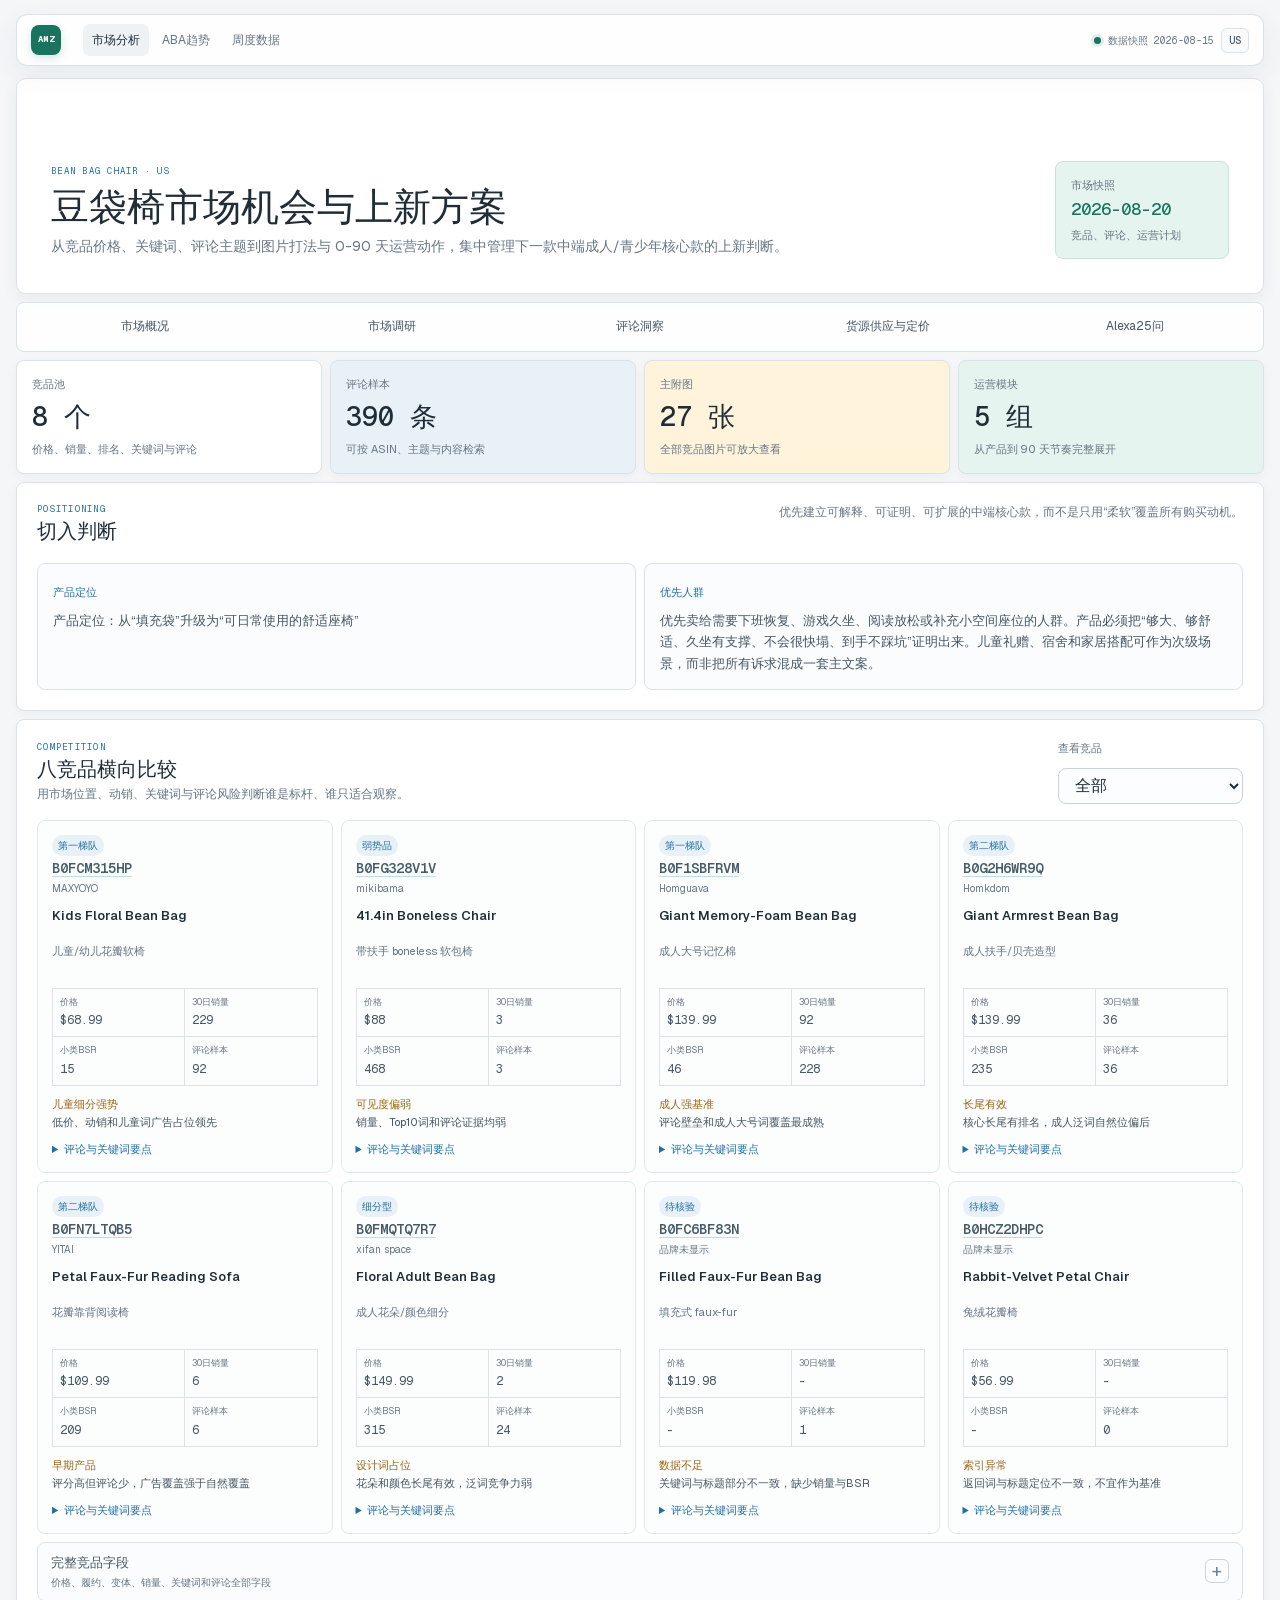
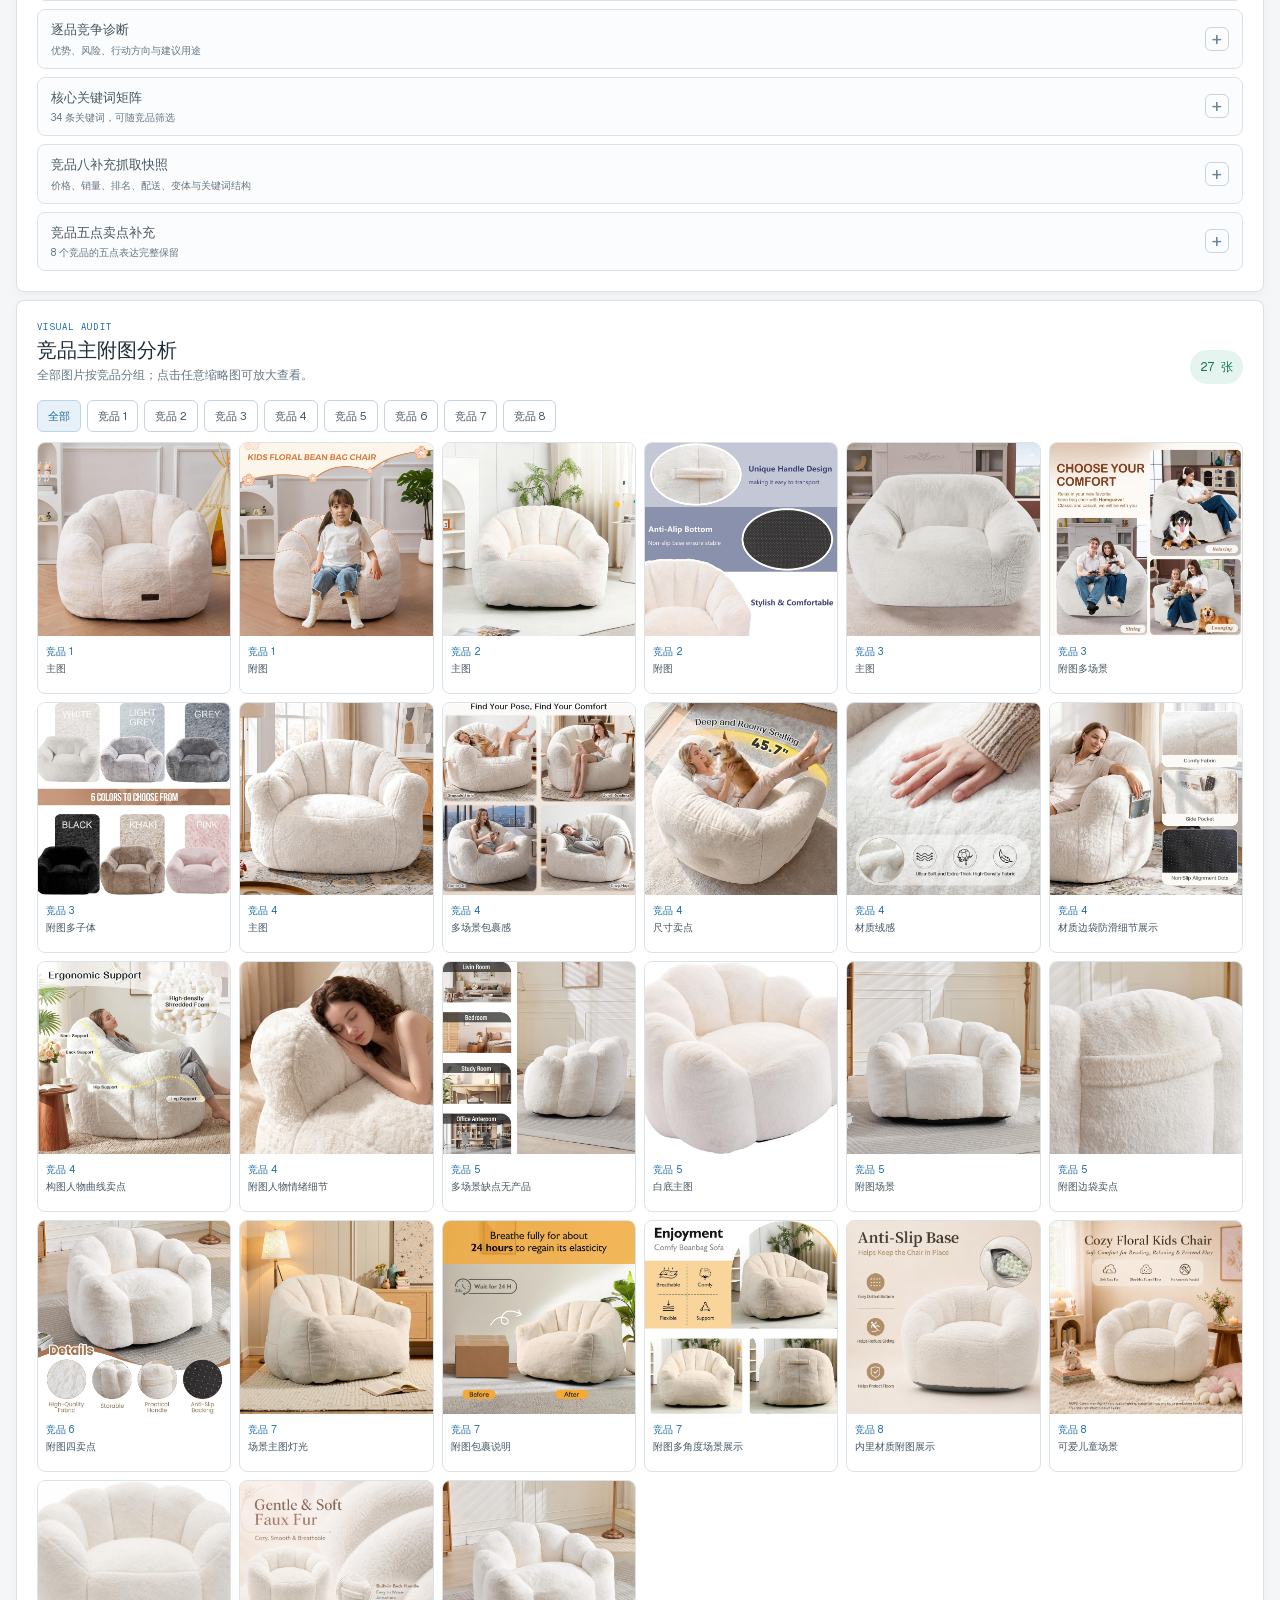
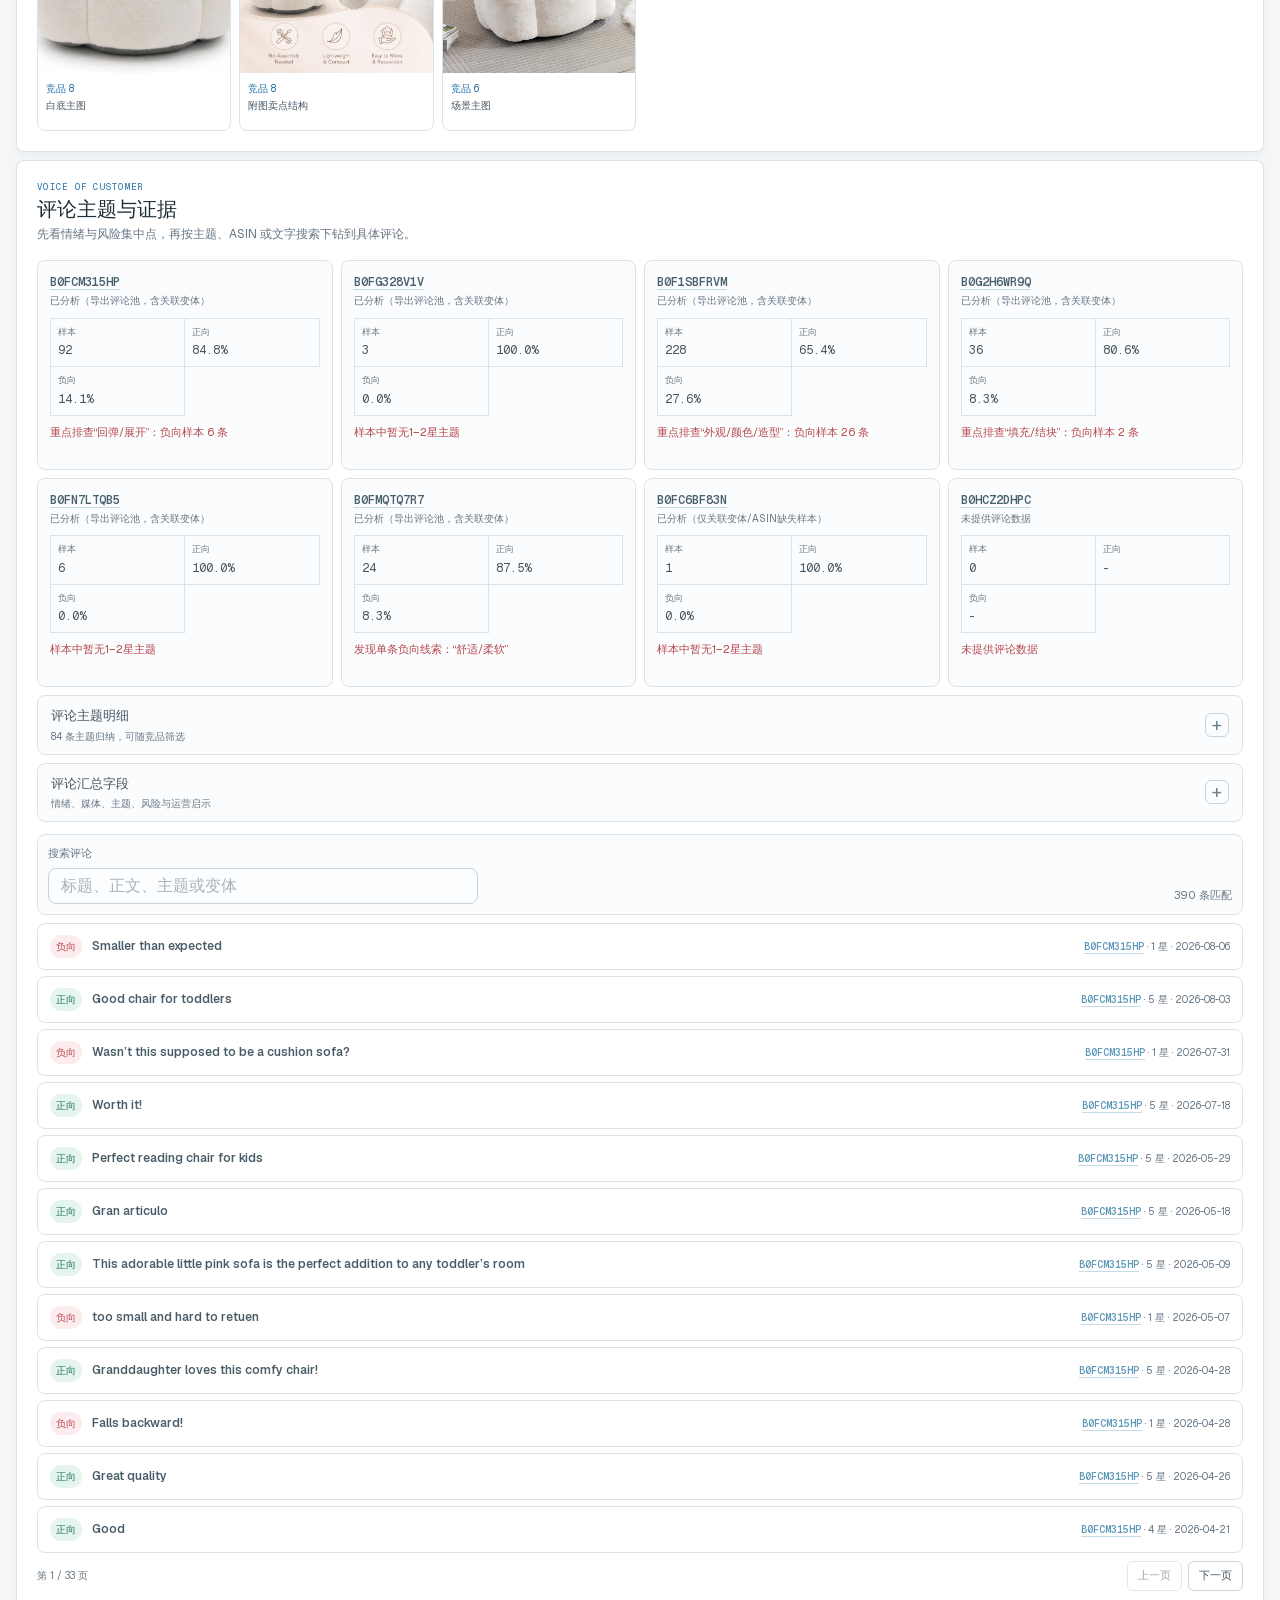
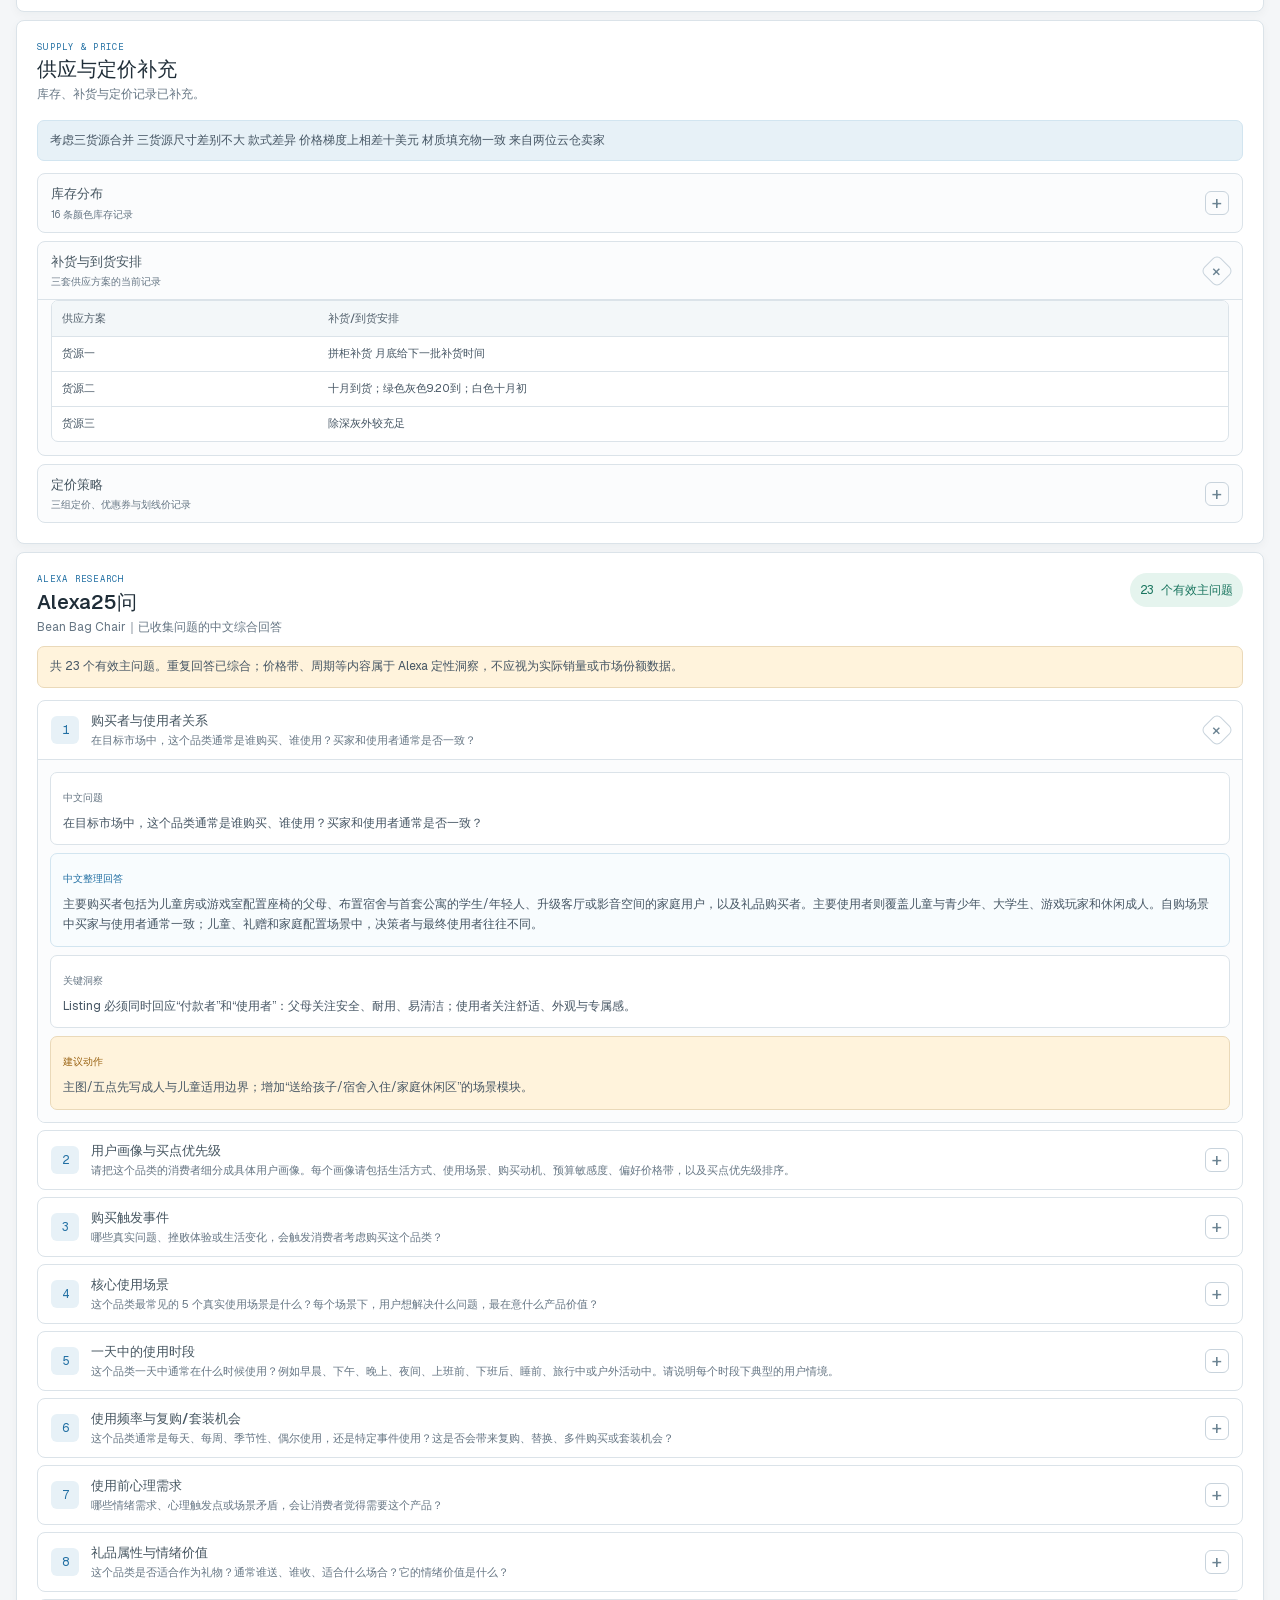
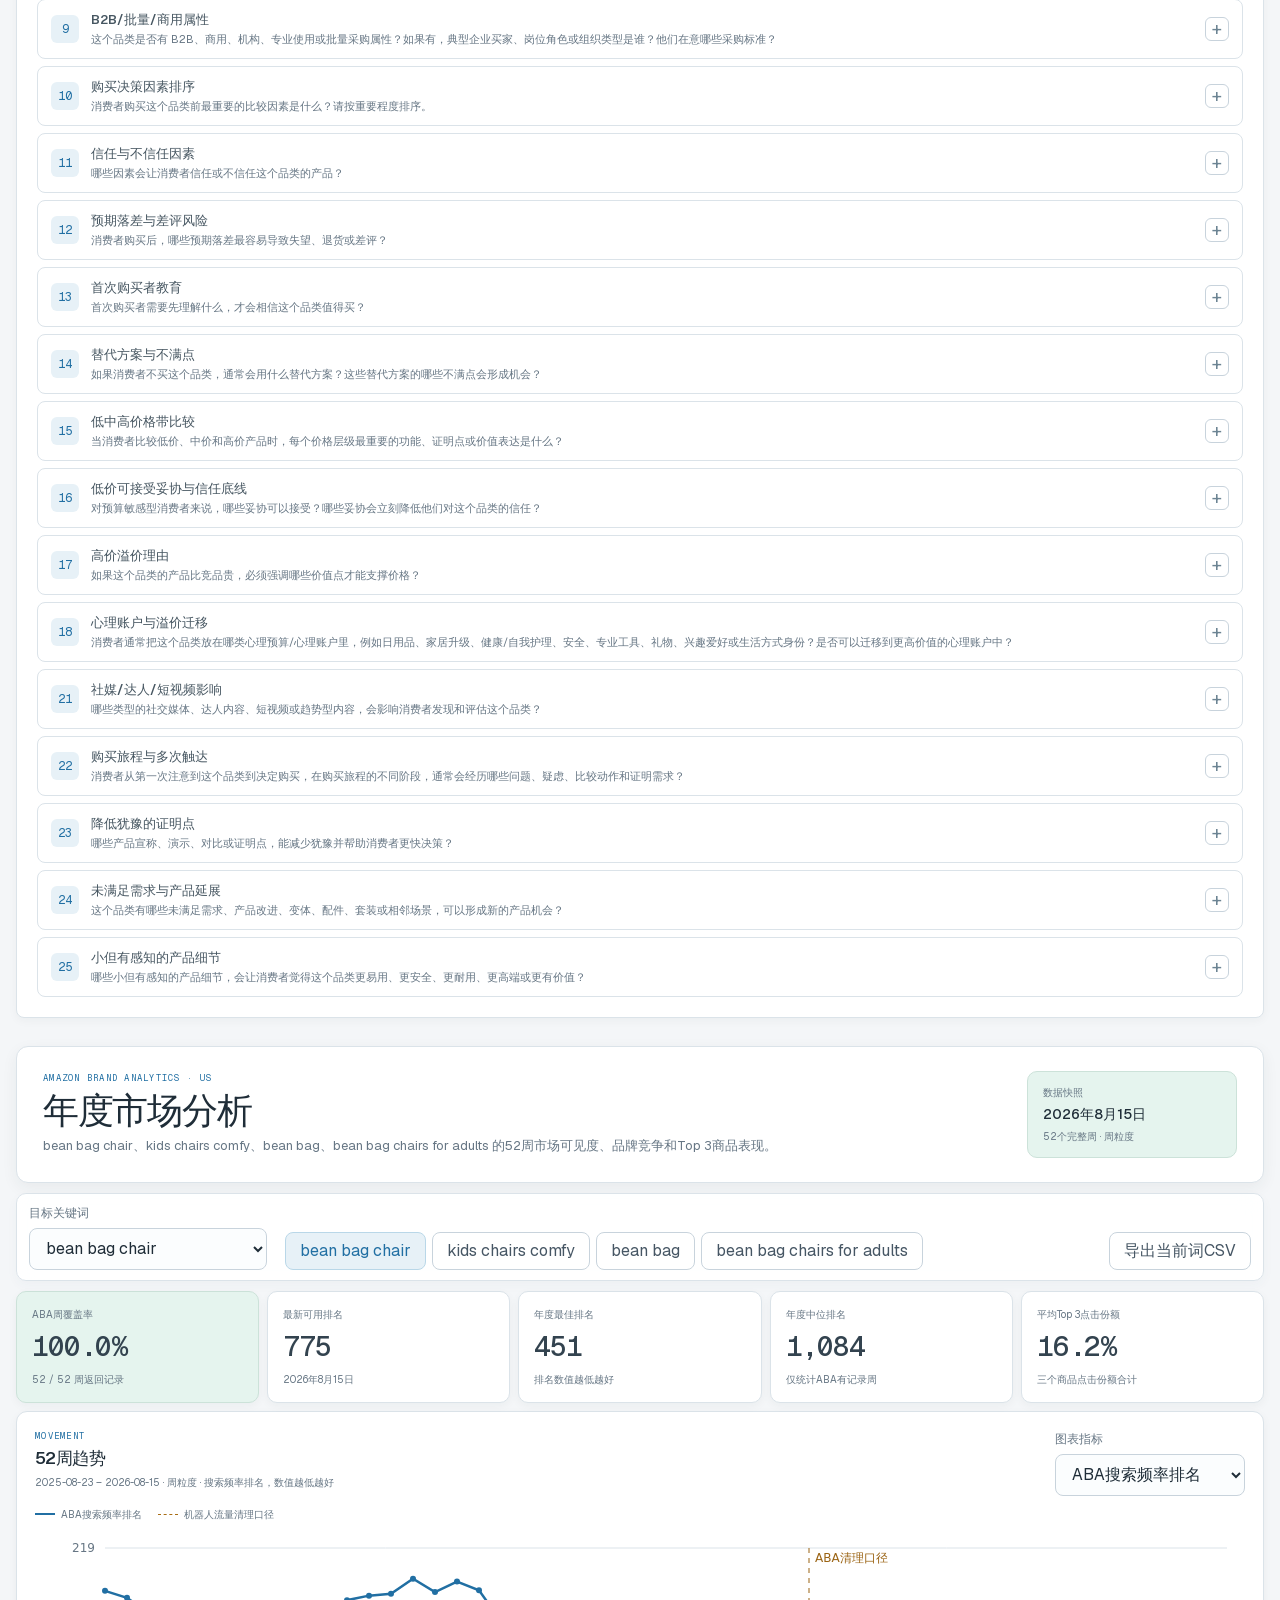
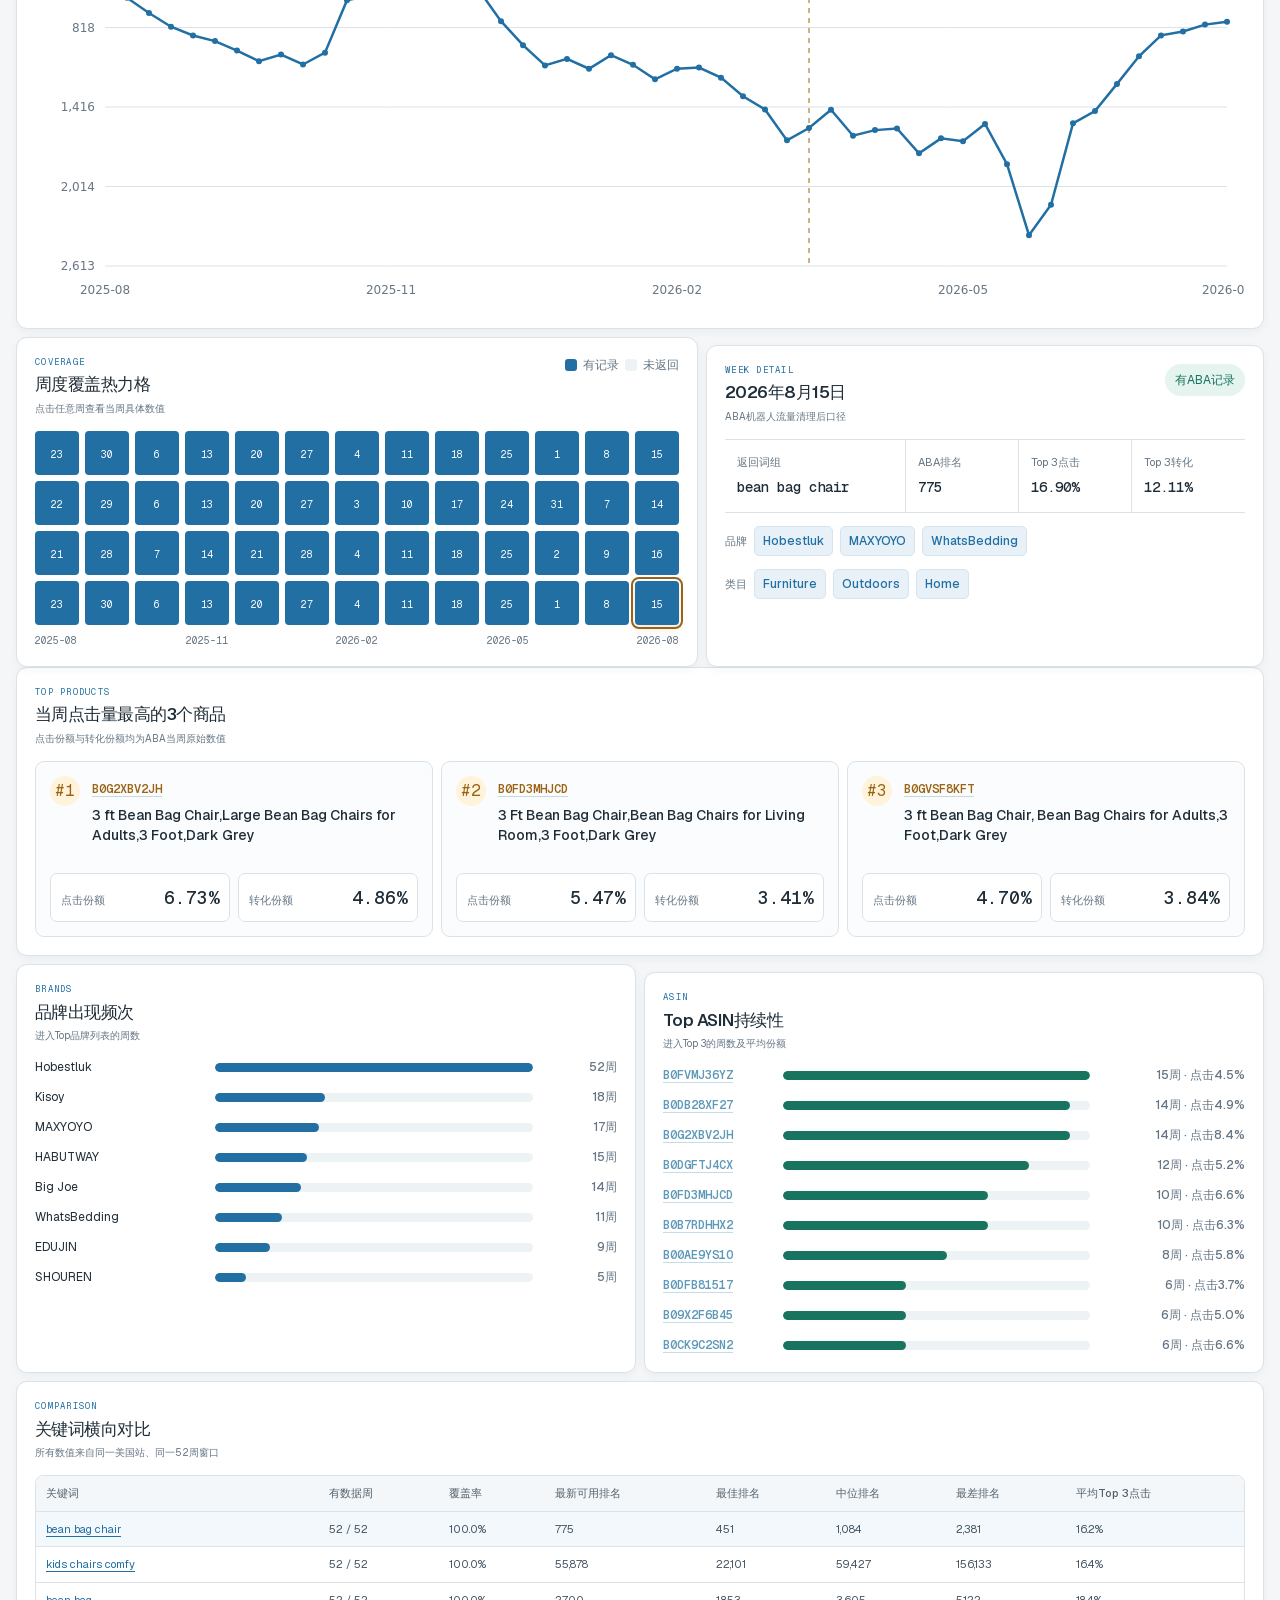
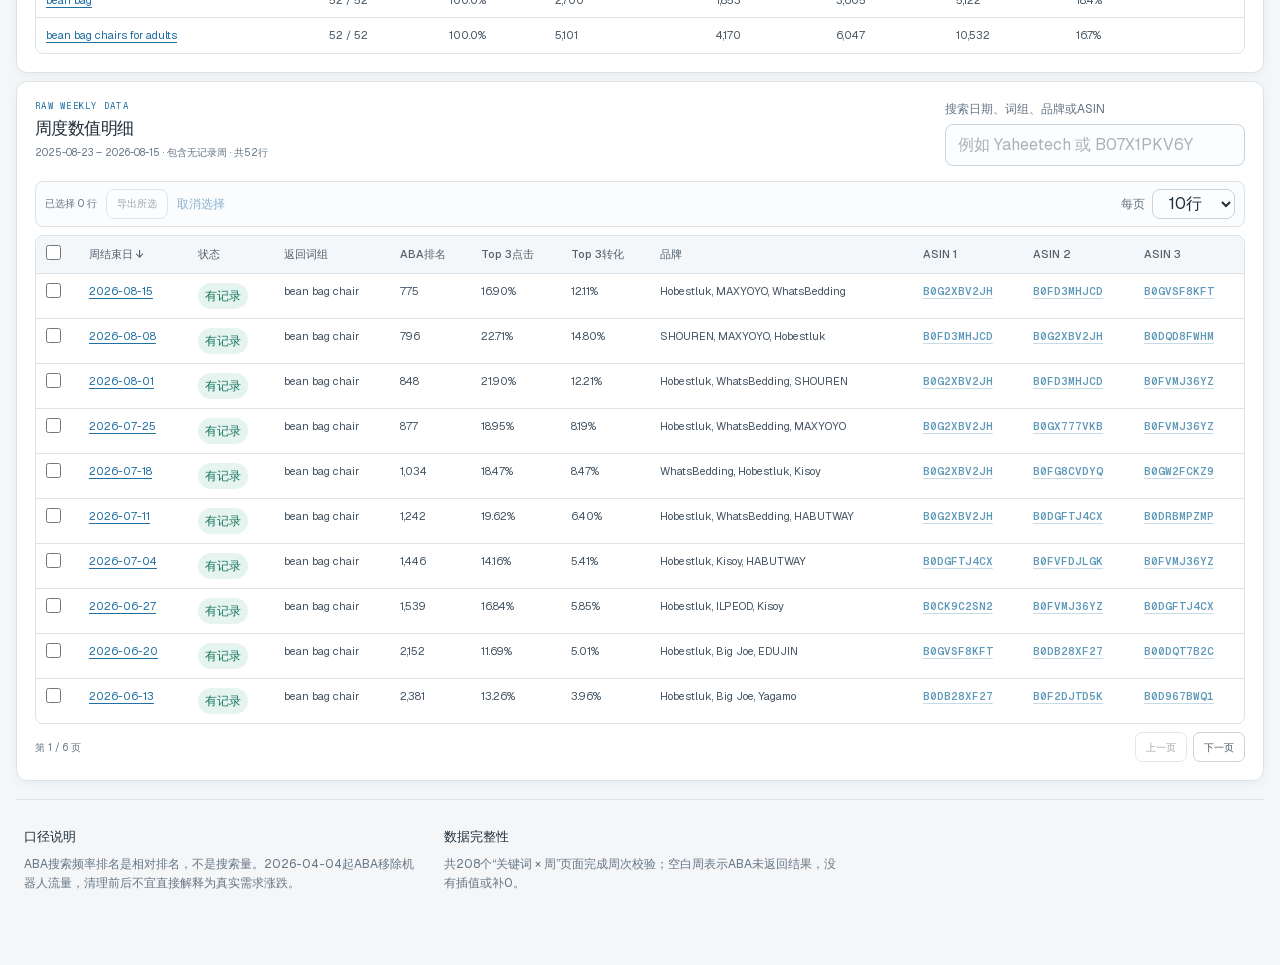
<file: analysis/index.html>
<!DOCTYPE html><html lang="zh-CN"><head><meta charSet="utf-8"/><meta name="viewport" content="width=device-width, initial-scale=1"/><link rel="preload" as="image" href="/bean-bag-competitors/bean-bag-01.jpg"/><link rel="preload" as="image" href="/bean-bag-competitors/bean-bag-02.jpg"/><link rel="preload" as="image" href="/bean-bag-competitors/bean-bag-03.jpg"/><link rel="preload" as="image" href="/bean-bag-competitors/bean-bag-04.jpg"/><link rel="preload" as="image" href="/bean-bag-competitors/bean-bag-05.jpg"/><link rel="preload" as="image" href="/bean-bag-competitors/bean-bag-06.jpg"/><link rel="preload" as="image" href="/bean-bag-competitors/bean-bag-07.jpg"/><link rel="preload" as="image" href="/bean-bag-competitors/bean-bag-08.jpg"/><link rel="preload" as="image" href="/bean-bag-competitors/bean-bag-09.jpg"/><link rel="preload" as="image" href="/bean-bag-competitors/bean-bag-10.jpg"/><link rel="stylesheet" href="/assets/index-BNNJ9x3D.css" data-rsc-css-href="/assets/index-BNNJ9x3D.css" data-precedence="vite-rsc/importer-resources"/><link rel="modulepreload" href="/assets/layout-segment-context-CD3-Ym1S.js" crossorigin=""/><link rel="modulepreload" href="/assets/rolldown-runtime-S-ySWqyJ.js" crossorigin=""/><link rel="modulepreload" href="/assets/index-pg39UGqt.js" crossorigin=""/><link rel="modulepreload" href="/assets/framework-CXnKph_e.js" crossorigin=""/><link rel="modulepreload" href="/assets/Dashboard-B2r1oGZw.js" crossorigin=""/><link rel="preload" as="image" href="/bean-bag-competitors/bean-bag-11.jpg"/><link rel="preload" as="image" href="/bean-bag-competitors/bean-bag-12.jpg"/><link rel="preload" as="image" href="/bean-bag-competitors/bean-bag-13.jpg"/><link rel="preload" as="image" href="/bean-bag-competitors/bean-bag-14.jpg"/><link rel="preload" as="image" href="/bean-bag-competitors/bean-bag-15.jpg"/><link rel="preload" as="image" href="/bean-bag-competitors/bean-bag-16.jpg"/><link rel="preload" as="image" href="/bean-bag-competitors/bean-bag-17.jpg"/><link rel="preload" as="image" href="/bean-bag-competitors/bean-bag-18.jpg"/><link rel="preload" as="image" href="/bean-bag-competitors/bean-bag-19.jpg"/><link rel="preload" as="image" href="/bean-bag-competitors/bean-bag-20.jpg"/><link rel="preload" as="image" href="/bean-bag-competitors/bean-bag-21.jpg"/><link rel="preload" as="image" href="/bean-bag-competitors/bean-bag-22.jpg"/><link rel="preload" as="image" href="/bean-bag-competitors/bean-bag-23.jpg"/><link rel="preload" as="image" href="/bean-bag-competitors/bean-bag-24.jpg"/><link rel="preload" as="image" href="/bean-bag-competitors/bean-bag-25.jpg"/><link rel="preload" as="image" href="/bean-bag-competitors/bean-bag-26.jpg"/><link rel="preload" as="image" href="/bean-bag-competitors/bean-bag-27.jpg"/><title>豆袋椅市场分析与周度数据</title><meta name="description" content="查看豆袋椅市场分析、上新运营方案与 ABA 周度数据。"/><meta property="og:title" content="豆袋椅市场分析与周度数据"/><meta property="og:description" content="市场分析 · 上新运营 · 周度数据"/><meta name="twitter:card" content="summary"/><meta name="twitter:title" content="豆袋椅市场分析与周度数据"/><meta name="twitter:description" content="市场分析 · 上新运营 · 周度数据"/><link rel="shortcut icon" href="/favicon.svg"/><link rel="icon" href="/favicon.svg"/><script>self.__VINEXT_RSC_PARAMS__={}</script><script>self.__VINEXT_RSC_NAV__={"pathname":"/analysis/","searchParams":[]}</script><link rel="modulepreload" href="/assets/index-pg39UGqt.js" />
<link rel="preload" href="/assets/_vinext_fonts/geist-8ac0455e797f/geist-ff2310f5.woff2" as="font" type="font/woff2" crossorigin />
<link rel="preload" href="/assets/_vinext_fonts/geist-8ac0455e797f/geist-875ccdd4.woff2" as="font" type="font/woff2" crossorigin />
<link rel="preload" href="/assets/_vinext_fonts/geist-8ac0455e797f/geist-52306abf.woff2" as="font" type="font/woff2" crossorigin />
<link rel="preload" href="/assets/_vinext_fonts/geist-8ac0455e797f/geist-001175b1.woff2" as="font" type="font/woff2" crossorigin />
<link rel="preload" href="/assets/_vinext_fonts/geist-8ac0455e797f/geist-98bbbccb.woff2" as="font" type="font/woff2" crossorigin />
<link rel="preload" href="/assets/_vinext_fonts/geist-mono-00e989178794/geist-mono-f6b33328.woff2" as="font" type="font/woff2" crossorigin />
<link rel="preload" href="/assets/_vinext_fonts/geist-mono-00e989178794/geist-mono-44e03052.woff2" as="font" type="font/woff2" crossorigin />
<link rel="preload" href="/assets/_vinext_fonts/geist-mono-00e989178794/geist-mono-0638449e.woff2" as="font" type="font/woff2" crossorigin />
<link rel="preload" href="/assets/_vinext_fonts/geist-mono-00e989178794/geist-mono-971fb274.woff2" as="font" type="font/woff2" crossorigin />
<link rel="preload" href="/assets/_vinext_fonts/geist-mono-00e989178794/geist-mono-44745446.woff2" as="font" type="font/woff2" crossorigin />
<link rel="preload" href="/assets/_vinext_fonts/geist-mono-00e989178794/geist-mono-013b2f2f.woff2" as="font" type="font/woff2" crossorigin />
<style data-vinext-fonts>/* cyrillic-ext */
@font-face {
  font-family: 'Geist';
  font-style: normal;
  font-weight: 100 900;
  font-display: swap;
  src: url(/assets/_vinext_fonts/geist-8ac0455e797f/geist-ff2310f5.woff2) format('woff2');
  unicode-range: U+0460-052F, U+1C80-1C8A, U+20B4, U+2DE0-2DFF, U+A640-A69F, U+FE2E-FE2F;
}
/* cyrillic */
@font-face {
  font-family: 'Geist';
  font-style: normal;
  font-weight: 100 900;
  font-display: swap;
  src: url(/assets/_vinext_fonts/geist-8ac0455e797f/geist-875ccdd4.woff2) format('woff2');
  unicode-range: U+0301, U+0400-045F, U+0490-0491, U+04B0-04B1, U+2116;
}
/* vietnamese */
@font-face {
  font-family: 'Geist';
  font-style: normal;
  font-weight: 100 900;
  font-display: swap;
  src: url(/assets/_vinext_fonts/geist-8ac0455e797f/geist-52306abf.woff2) format('woff2');
  unicode-range: U+0102-0103, U+0110-0111, U+0128-0129, U+0168-0169, U+01A0-01A1, U+01AF-01B0, U+0300-0301, U+0303-0304, U+0308-0309, U+0323, U+0329, U+1EA0-1EF9, U+20AB;
}
/* latin-ext */
@font-face {
  font-family: 'Geist';
  font-style: normal;
  font-weight: 100 900;
  font-display: swap;
  src: url(/assets/_vinext_fonts/geist-8ac0455e797f/geist-001175b1.woff2) format('woff2');
  unicode-range: U+0100-02BA, U+02BD-02C5, U+02C7-02CC, U+02CE-02D7, U+02DD-02FF, U+0304, U+0308, U+0329, U+1D00-1DBF, U+1E00-1E9F, U+1EF2-1EFF, U+2020, U+20A0-20AB, U+20AD-20C0, U+2113, U+2C60-2C7F, U+A720-A7FF;
}
/* latin */
@font-face {
  font-family: 'Geist';
  font-style: normal;
  font-weight: 100 900;
  font-display: swap;
  src: url(/assets/_vinext_fonts/geist-8ac0455e797f/geist-98bbbccb.woff2) format('woff2');
  unicode-range: U+0000-00FF, U+0131, U+0152-0153, U+02BB-02BC, U+02C6, U+02DA, U+02DC, U+0304, U+0308, U+0329, U+2000-206F, U+20AC, U+2122, U+2191, U+2193, U+2212, U+2215, U+FEFF, U+FFFD;
}

.__font_geist_0tvmz3h { font-family: 'Geist', sans-serif; }

.__variable_geist_0tvmz3h { --font-geist-sans: 'Geist', sans-serif; }

/* cyrillic-ext */
@font-face {
  font-family: 'Geist Mono';
  font-style: normal;
  font-weight: 100 900;
  font-display: swap;
  src: url(/assets/_vinext_fonts/geist-mono-00e989178794/geist-mono-f6b33328.woff2) format('woff2');
  unicode-range: U+0460-052F, U+1C80-1C8A, U+20B4, U+2DE0-2DFF, U+A640-A69F, U+FE2E-FE2F;
}
/* cyrillic */
@font-face {
  font-family: 'Geist Mono';
  font-style: normal;
  font-weight: 100 900;
  font-display: swap;
  src: url(/assets/_vinext_fonts/geist-mono-00e989178794/geist-mono-44e03052.woff2) format('woff2');
  unicode-range: U+0301, U+0400-045F, U+0490-0491, U+04B0-04B1, U+2116;
}
/* symbols2 */
@font-face {
  font-family: 'Geist Mono';
  font-style: normal;
  font-weight: 100 900;
  font-display: swap;
  src: url(/assets/_vinext_fonts/geist-mono-00e989178794/geist-mono-0638449e.woff2) format('woff2');
  unicode-range: U+2000-2001, U+2004-2008, U+200A, U+23B8-23BD, U+2500-259F;
}
/* vietnamese */
@font-face {
  font-family: 'Geist Mono';
  font-style: normal;
  font-weight: 100 900;
  font-display: swap;
  src: url(/assets/_vinext_fonts/geist-mono-00e989178794/geist-mono-971fb274.woff2) format('woff2');
  unicode-range: U+0102-0103, U+0110-0111, U+0128-0129, U+0168-0169, U+01A0-01A1, U+01AF-01B0, U+0300-0301, U+0303-0304, U+0308-0309, U+0323, U+0329, U+1EA0-1EF9, U+20AB;
}
/* latin-ext */
@font-face {
  font-family: 'Geist Mono';
  font-style: normal;
  font-weight: 100 900;
  font-display: swap;
  src: url(/assets/_vinext_fonts/geist-mono-00e989178794/geist-mono-44745446.woff2) format('woff2');
  unicode-range: U+0100-02BA, U+02BD-02C5, U+02C7-02CC, U+02CE-02D7, U+02DD-02FF, U+0304, U+0308, U+0329, U+1D00-1DBF, U+1E00-1E9F, U+1EF2-1EFF, U+2020, U+20A0-20AB, U+20AD-20C0, U+2113, U+2C60-2C7F, U+A720-A7FF;
}
/* latin */
@font-face {
  font-family: 'Geist Mono';
  font-style: normal;
  font-weight: 100 900;
  font-display: swap;
  src: url(/assets/_vinext_fonts/geist-mono-00e989178794/geist-mono-013b2f2f.woff2) format('woff2');
  unicode-range: U+0000-00FF, U+0131, U+0152-0153, U+02BB-02BC, U+02C6, U+02DA, U+02DC, U+0304, U+0308, U+0329, U+2000-206F, U+20AC, U+2122, U+2191, U+2193, U+2212, U+2215, U+FEFF, U+FFFD;
}

.__font_geist_mono_1diim1n { font-family: 'Geist Mono', sans-serif; }

.__variable_geist_mono_1diim1n { --font-geist-mono: 'Geist Mono', sans-serif; }
</style>
</head><body class="__variable_geist_0tvmz3h __variable_geist_mono_1diim1n"><main><header class="app-topbar"><a class="product-mark" href="#market-analysis" aria-label="返回市场分析顶部"><span>AMZ</span></a><nav aria-label="分析页导航"><a class="is-current" href="#market-analysis">市场分析</a><a href="#aba-analysis">ABA趋势</a><a href="#raw-data">周度数据</a></nav><div class="topbar-meta"><span class="live-dot"></span>数据快照 <!-- -->2026-08-15<b>US</b></div></header><section class="bean-analysis" id="market-analysis"><header class="bean-hero"><div><span class="section-kicker">BEAN BAG CHAIR · US</span><h1>豆袋椅市场机会与上新方案</h1><p>从竞品价格、关键词、评论主题到图片打法与 0-90 天运营动作，集中管理下一款中端成人/青少年核心款的上新判断。</p></div><div class="bean-hero-status"><span>市场快照</span><strong>2026-08-20</strong><small>竞品、评论、运营计划</small></div></header><div class="bean-anchor-nav" aria-label="豆袋椅分析导航"><a href="#bean-competition">市场概况</a><a href="#bean-images">市场调研</a><a href="#bean-reviews">评论洞察</a><a href="#bean-supply">货源供应与定价</a><a href="#bean-operations">Alexa25问</a></div><section class="bean-metric-grid" aria-label="豆袋椅分析摘要"><article class="bean-metric"><span>竞品池</span><strong>8 个</strong><small>价格、销量、排名、关键词与评论</small></article><article class="bean-metric"><span>评论样本</span><strong>390 条</strong><small>可按 ASIN、主题与内容检索</small></article><article class="bean-metric"><span>主附图</span><strong>27 张</strong><small>全部竞品图片可放大查看</small></article><article class="bean-metric"><span>运营模块</span><strong>5 组</strong><small>从产品到 90 天节奏完整展开</small></article></section><section class="bean-section bean-positioning"><div class="bean-section-heading"><div><span class="section-kicker">POSITIONING</span><h2>切入判断</h2></div><p>优先建立可解释、可证明、可扩展的中端核心款，而不是只用“柔软”覆盖所有购买动机。</p></div><div class="bean-note-grid"><article><span>产品定位</span><p>产品定位：从“填充袋”升级为“可日常使用的舒适座椅”</p></article><article><span>优先人群</span><p>优先卖给需要下班恢复、游戏久坐、阅读放松或补充小空间座位的人群。产品必须把“够大、够舒适、久坐有支撑、不会很快塌、到手不踩坑”证明出来。儿童礼赠、宿舍和家居搭配可作为次级场景，而非把所有诉求混成一套主文案。</p></article></div></section><section class="bean-section" id="bean-competition"><div class="bean-section-heading bean-heading-with-control"><div><span class="section-kicker">COMPETITION</span><h2>八竞品横向比较</h2><p>用市场位置、动销、关键词与评论风险判断谁是标杆、谁只适合观察。</p></div><label class="bean-select"><span>查看竞品</span><select><option selected="">全部</option><option>B0FCM315HP</option><option>B0FG328V1V</option><option>B0F1SBFRVM</option><option>B0G2H6WR9Q</option><option>B0FN7LTQB5</option><option>B0FMQTQ7R7</option><option>B0FC6BF83N</option><option>B0HCZ2DHPC</option></select></label></div><div class="bean-competitor-grid"><article class="bean-competitor"><div class="bean-competitor-top"><span>第一梯队</span><a class="asin-link" href="https://www.amazon.com/dp/B0FCM315HP" target="_blank" rel="noreferrer" title="在 Amazon.com 打开 B0FCM315HP" aria-label="在 Amazon.com 打开产品 B0FCM315HP">B0FCM315HP</a><small>MAXYOYO</small></div><h3>Kids Floral Bean Bag</h3><p>儿童/幼儿花瓣软椅</p><dl><div><dt>价格</dt><dd>$68.99</dd></div><div><dt>30日销量</dt><dd>229</dd></div><div><dt>小类BSR</dt><dd>15</dd></div><div><dt>评论样本</dt><dd>92</dd></div></dl><div class="bean-signal"><b>儿童细分强势</b><span>低价、动销和儿童词广告占位领先</span></div><details><summary>评论与关键词要点</summary><div><p><b>好评：</b>尺寸/空间(49)、舒适/柔软(46)、外观/颜色/造型(32)</p><p><b>风险：</b>重点排查“回弹/展开”：负向样本 6 条</p><p><b>关键词：</b>2,949<!-- --> 个，Top10 SV <!-- -->50,522</p></div></details></article><article class="bean-competitor"><div class="bean-competitor-top"><span>弱势品</span><a class="asin-link" href="https://www.amazon.com/dp/B0FG328V1V" target="_blank" rel="noreferrer" title="在 Amazon.com 打开 B0FG328V1V" aria-label="在 Amazon.com 打开产品 B0FG328V1V">B0FG328V1V</a><small>mikibama</small></div><h3>41.4in Boneless Chair</h3><p>带扶手 boneless 软包椅</p><dl><div><dt>价格</dt><dd>$88</dd></div><div><dt>30日销量</dt><dd>3</dd></div><div><dt>小类BSR</dt><dd>468</dd></div><div><dt>评论样本</dt><dd>3</dd></div></dl><div class="bean-signal"><b>可见度偏弱</b><span>销量、Top10词和评论证据均弱</span></div><details><summary>评论与关键词要点</summary><div><p><b>好评：</b>舒适/柔软(2)、尺寸/空间(2)、支撑/坐感(2)</p><p><b>风险：</b>样本中暂无1–2星主题</p><p><b>关键词：</b>409<!-- --> 个，Top10 SV <!-- -->0</p></div></details></article><article class="bean-competitor"><div class="bean-competitor-top"><span>第一梯队</span><a class="asin-link" href="https://www.amazon.com/dp/B0F1SBFRVM" target="_blank" rel="noreferrer" title="在 Amazon.com 打开 B0F1SBFRVM" aria-label="在 Amazon.com 打开产品 B0F1SBFRVM">B0F1SBFRVM</a><small>Homguava</small></div><h3>Giant Memory-Foam Bean Bag</h3><p>成人大号记忆棉</p><dl><div><dt>价格</dt><dd>$139.99</dd></div><div><dt>30日销量</dt><dd>92</dd></div><div><dt>小类BSR</dt><dd>46</dd></div><div><dt>评论样本</dt><dd>228</dd></div></dl><div class="bean-signal"><b>成人强基准</b><span>评论壁垒和成人大号词覆盖最成熟</span></div><details><summary>评论与关键词要点</summary><div><p><b>好评：</b>舒适/柔软(116)、尺寸/空间(68)、支撑/坐感(61)</p><p><b>风险：</b>重点排查“外观/颜色/造型”：负向样本 26 条</p><p><b>关键词：</b>2,737<!-- --> 个，Top10 SV <!-- -->8,124</p></div></details></article><article class="bean-competitor"><div class="bean-competitor-top"><span>第二梯队</span><a class="asin-link" href="https://www.amazon.com/dp/B0G2H6WR9Q" target="_blank" rel="noreferrer" title="在 Amazon.com 打开 B0G2H6WR9Q" aria-label="在 Amazon.com 打开产品 B0G2H6WR9Q">B0G2H6WR9Q</a><small>Homkdom</small></div><h3>Giant Armrest Bean Bag</h3><p>成人扶手/贝壳造型</p><dl><div><dt>价格</dt><dd>$139.99</dd></div><div><dt>30日销量</dt><dd>36</dd></div><div><dt>小类BSR</dt><dd>235</dd></div><div><dt>评论样本</dt><dd>36</dd></div></dl><div class="bean-signal"><b>长尾有效</b><span>核心长尾有排名，成人泛词自然位偏后</span></div><details><summary>评论与关键词要点</summary><div><p><b>好评：</b>舒适/柔软(29)、外观/颜色/造型(25)、尺寸/空间(24)</p><p><b>风险：</b>重点排查“填充/结块”：负向样本 2 条</p><p><b>关键词：</b>1,411<!-- --> 个，Top10 SV <!-- -->83</p></div></details></article><article class="bean-competitor"><div class="bean-competitor-top"><span>第二梯队</span><a class="asin-link" href="https://www.amazon.com/dp/B0FN7LTQB5" target="_blank" rel="noreferrer" title="在 Amazon.com 打开 B0FN7LTQB5" aria-label="在 Amazon.com 打开产品 B0FN7LTQB5">B0FN7LTQB5</a><small>YITAI</small></div><h3>Petal Faux-Fur Reading Sofa</h3><p>花瓣靠背阅读椅</p><dl><div><dt>价格</dt><dd>$109.99</dd></div><div><dt>30日销量</dt><dd>6</dd></div><div><dt>小类BSR</dt><dd>209</dd></div><div><dt>评论样本</dt><dd>6</dd></div></dl><div class="bean-signal"><b>早期产品</b><span>评分高但评论少，广告覆盖强于自然覆盖</span></div><details><summary>评论与关键词要点</summary><div><p><b>好评：</b>舒适/柔软(5)、尺寸/空间(5)、填充/结块(4)</p><p><b>风险：</b>样本中暂无1–2星主题</p><p><b>关键词：</b>1,509<!-- --> 个，Top10 SV <!-- -->752</p></div></details></article><article class="bean-competitor"><div class="bean-competitor-top"><span>细分型</span><a class="asin-link" href="https://www.amazon.com/dp/B0FMQTQ7R7" target="_blank" rel="noreferrer" title="在 Amazon.com 打开 B0FMQTQ7R7" aria-label="在 Amazon.com 打开产品 B0FMQTQ7R7">B0FMQTQ7R7</a><small>xifan space</small></div><h3>Floral Adult Bean Bag</h3><p>成人花朵/颜色细分</p><dl><div><dt>价格</dt><dd>$149.99</dd></div><div><dt>30日销量</dt><dd>2</dd></div><div><dt>小类BSR</dt><dd>315</dd></div><div><dt>评论样本</dt><dd>24</dd></div></dl><div class="bean-signal"><b>设计词占位</b><span>花朵和颜色长尾有效，泛词竞争力弱</span></div><details><summary>评论与关键词要点</summary><div><p><b>好评：</b>舒适/柔软(19)、尺寸/空间(16)、外观/颜色/造型(15)</p><p><b>风险：</b>发现单条负向线索：“舒适/柔软”</p><p><b>关键词：</b>1,135<!-- --> 个，Top10 SV <!-- -->791</p></div></details></article><article class="bean-competitor"><div class="bean-competitor-top"><span>待核验</span><a class="asin-link" href="https://www.amazon.com/dp/B0FC6BF83N" target="_blank" rel="noreferrer" title="在 Amazon.com 打开 B0FC6BF83N" aria-label="在 Amazon.com 打开产品 B0FC6BF83N">B0FC6BF83N</a><small>品牌未显示</small></div><h3>Filled Faux-Fur Bean Bag</h3><p>填充式 faux-fur</p><dl><div><dt>价格</dt><dd>$119.98</dd></div><div><dt>30日销量</dt><dd>-</dd></div><div><dt>小类BSR</dt><dd>-</dd></div><div><dt>评论样本</dt><dd>1</dd></div></dl><div class="bean-signal"><b>数据不足</b><span>关键词与标题部分不一致，缺少销量与BSR</span></div><details><summary>评论与关键词要点</summary><div><p><b>好评：</b>舒适/柔软(1)、尺寸/空间(1)、支撑/坐感(1)</p><p><b>风险：</b>样本中暂无1–2星主题</p><p><b>关键词：</b>200<!-- --> 个，Top10 SV <!-- -->0</p></div></details></article><article class="bean-competitor"><div class="bean-competitor-top"><span>待核验</span><a class="asin-link" href="https://www.amazon.com/dp/B0HCZ2DHPC" target="_blank" rel="noreferrer" title="在 Amazon.com 打开 B0HCZ2DHPC" aria-label="在 Amazon.com 打开产品 B0HCZ2DHPC">B0HCZ2DHPC</a><small>品牌未显示</small></div><h3>Rabbit-Velvet Petal Chair</h3><p>兔绒花瓣椅</p><dl><div><dt>价格</dt><dd>$56.99</dd></div><div><dt>30日销量</dt><dd>-</dd></div><div><dt>小类BSR</dt><dd>-</dd></div><div><dt>评论样本</dt><dd>0</dd></div></dl><div class="bean-signal"><b>索引异常</b><span>返回词与标题定位不一致，不宜作为基准</span></div><details><summary>评论与关键词要点</summary><div><p><b>好评：</b>暂无数据</p><p><b>风险：</b>未提供评论数据</p><p><b>关键词：</b>90<!-- --> 个，Top10 SV <!-- -->0</p></div></details></article></div><details class="bean-detail"><summary><span><strong>完整竞品字段</strong><small>价格、履约、变体、销量、关键词和评论全部字段</small></span><b aria-hidden="true">+</b></summary><div class="bean-detail-body"><div class="bean-table-wrap "><table><thead><tr><th>ASIN</th><th>品牌</th><th>标题简写</th><th>市场定位</th><th>价格(USD)</th><th>评分</th><th>评论数</th><th>履约</th><th>变体数</th><th>30日估算销量</th><th>30日估算销售额(USD)</th><th>小类</th><th>小类BSR</th><th>Cerebro关键词数</th><th>Top10关键词SV合计</th><th>估算单均收入</th><th>竞争分层</th><th>信号</th><th>核心判断</th><th>评论数据状态</th><th>评论样本数</th><th>样本平均星级</th><th>正向占比</th><th>负向占比</th><th>主要好评主题</th><th>评论风险</th></tr></thead><tbody><tr><td><a class="asin-link" href="https://www.amazon.com/dp/B0FCM315HP" target="_blank" rel="noreferrer" title="在 Amazon.com 打开 B0FCM315HP" aria-label="在 Amazon.com 打开产品 B0FCM315HP">B0FCM315HP</a></td><td>MAXYOYO</td><td>Kids Floral Bean Bag</td><td>儿童/幼儿花瓣软椅</td><td>$68.99</td><td>4.3</td><td>220</td><td>FBA</td><td>5</td><td>229</td><td>$15,764</td><td>Bean Bags</td><td>15</td><td>2,949</td><td>50,522</td><td>$68.84</td><td>第一梯队</td><td>儿童细分强势</td><td>低价、动销和儿童词广告占位领先</td><td>已分析（导出评论池，含关联变体）</td><td>92</td><td>4.3</td><td>84.8%</td><td>14.1%</td><td>尺寸/空间(49)、舒适/柔软(46)、外观/颜色/造型(32)</td><td>重点排查“回弹/展开”：负向样本 6 条</td></tr><tr><td><a class="asin-link" href="https://www.amazon.com/dp/B0FG328V1V" target="_blank" rel="noreferrer" title="在 Amazon.com 打开 B0FG328V1V" aria-label="在 Amazon.com 打开产品 B0FG328V1V">B0FG328V1V</a></td><td>mikibama</td><td>41.4in Boneless Chair</td><td>带扶手 boneless 软包椅</td><td>$88</td><td>4.6</td><td>8</td><td>FBM</td><td>8</td><td>3</td><td>$245</td><td>Bean Bags</td><td>468</td><td>409</td><td>0</td><td>$81.67</td><td>弱势品</td><td>可见度偏弱</td><td>销量、Top10词和评论证据均弱</td><td>已分析（导出评论池，含关联变体）</td><td>3</td><td>5</td><td>100.0%</td><td>0.0%</td><td>舒适/柔软(2)、尺寸/空间(2)、支撑/坐感(2)</td><td>样本中暂无1–2星主题</td></tr><tr><td><a class="asin-link" href="https://www.amazon.com/dp/B0F1SBFRVM" target="_blank" rel="noreferrer" title="在 Amazon.com 打开 B0F1SBFRVM" aria-label="在 Amazon.com 打开产品 B0F1SBFRVM">B0F1SBFRVM</a></td><td>Homguava</td><td>Giant Memory-Foam Bean Bag</td><td>成人大号记忆棉</td><td>$139.99</td><td>4.2</td><td>785</td><td>FBA</td><td>14</td><td>92</td><td>$10,710</td><td>Bean Bags</td><td>46</td><td>2,737</td><td>8,124</td><td>$116.41</td><td>第一梯队</td><td>成人强基准</td><td>评论壁垒和成人大号词覆盖最成熟</td><td>已分析（导出评论池，含关联变体）</td><td>228</td><td>3.6</td><td>65.4%</td><td>27.6%</td><td>舒适/柔软(116)、尺寸/空间(68)、支撑/坐感(61)</td><td>重点排查“外观/颜色/造型”：负向样本 26 条</td></tr><tr><td><a class="asin-link" href="https://www.amazon.com/dp/B0G2H6WR9Q" target="_blank" rel="noreferrer" title="在 Amazon.com 打开 B0G2H6WR9Q" aria-label="在 Amazon.com 打开产品 B0G2H6WR9Q">B0G2H6WR9Q</a></td><td>Homkdom</td><td>Giant Armrest Bean Bag</td><td>成人扶手/贝壳造型</td><td>$139.99</td><td>4.1</td><td>42</td><td>FBA</td><td>3</td><td>36</td><td>$5,541</td><td>Bean Bags</td><td>235</td><td>1,411</td><td>83</td><td>$153.92</td><td>第二梯队</td><td>长尾有效</td><td>核心长尾有排名，成人泛词自然位偏后</td><td>已分析（导出评论池，含关联变体）</td><td>36</td><td>4.3</td><td>80.6%</td><td>8.3%</td><td>舒适/柔软(29)、外观/颜色/造型(25)、尺寸/空间(24)</td><td>重点排查“填充/结块”：负向样本 2 条</td></tr><tr><td><a class="asin-link" href="https://www.amazon.com/dp/B0FN7LTQB5" target="_blank" rel="noreferrer" title="在 Amazon.com 打开 B0FN7LTQB5" aria-label="在 Amazon.com 打开产品 B0FN7LTQB5">B0FN7LTQB5</a></td><td>YITAI</td><td>Petal Faux-Fur Reading Sofa</td><td>花瓣靠背阅读椅</td><td>$109.99</td><td>5</td><td>12</td><td>FBM</td><td>10</td><td>6</td><td>$659</td><td>Bean Bags</td><td>209</td><td>1,509</td><td>752</td><td>$109.83</td><td>第二梯队</td><td>早期产品</td><td>评分高但评论少，广告覆盖强于自然覆盖</td><td>已分析（导出评论池，含关联变体）</td><td>6</td><td>5</td><td>100.0%</td><td>0.0%</td><td>舒适/柔软(5)、尺寸/空间(5)、填充/结块(4)</td><td>样本中暂无1–2星主题</td></tr><tr><td><a class="asin-link" href="https://www.amazon.com/dp/B0FMQTQ7R7" target="_blank" rel="noreferrer" title="在 Amazon.com 打开 B0FMQTQ7R7" aria-label="在 Amazon.com 打开产品 B0FMQTQ7R7">B0FMQTQ7R7</a></td><td>xifan space</td><td>Floral Adult Bean Bag</td><td>成人花朵/颜色细分</td><td>$149.99</td><td>4.3</td><td>35</td><td>FBM</td><td>10</td><td>2</td><td>$253</td><td>Bean Bags</td><td>315</td><td>1,135</td><td>791</td><td>$126.5</td><td>细分型</td><td>设计词占位</td><td>花朵和颜色长尾有效，泛词竞争力弱</td><td>已分析（导出评论池，含关联变体）</td><td>24</td><td>4.4</td><td>87.5%</td><td>8.3%</td><td>舒适/柔软(19)、尺寸/空间(16)、外观/颜色/造型(15)</td><td>发现单条负向线索：“舒适/柔软”</td></tr><tr><td><a class="asin-link" href="https://www.amazon.com/dp/B0FC6BF83N" target="_blank" rel="noreferrer" title="在 Amazon.com 打开 B0FC6BF83N" aria-label="在 Amazon.com 打开产品 B0FC6BF83N">B0FC6BF83N</a></td><td>-</td><td>Filled Faux-Fur Bean Bag</td><td>填充式 faux-fur</td><td>$119.98</td><td>5</td><td>1</td><td>-</td><td>5</td><td>-</td><td>-</td><td>-</td><td>-</td><td>200</td><td>0</td><td>-</td><td>待核验</td><td>数据不足</td><td>关键词与标题部分不一致，缺少销量与BSR</td><td>已分析（仅关联变体/ASIN缺失样本）</td><td>1</td><td>5</td><td>100.0%</td><td>0.0%</td><td>舒适/柔软(1)、尺寸/空间(1)、支撑/坐感(1)</td><td>样本中暂无1–2星主题</td></tr><tr><td><a class="asin-link" href="https://www.amazon.com/dp/B0HCZ2DHPC" target="_blank" rel="noreferrer" title="在 Amazon.com 打开 B0HCZ2DHPC" aria-label="在 Amazon.com 打开产品 B0HCZ2DHPC">B0HCZ2DHPC</a></td><td>-</td><td>Rabbit-Velvet Petal Chair</td><td>兔绒花瓣椅</td><td>$56.99</td><td>-</td><td>0</td><td>-</td><td>3</td><td>-</td><td>-</td><td>-</td><td>-</td><td>90</td><td>0</td><td>-</td><td>待核验</td><td>索引异常</td><td>返回词与标题定位不一致，不宜作为基准</td><td>未提供评论数据</td><td>0</td><td>-</td><td>-</td><td>-</td><td>暂无数据</td><td>未提供评论数据</td></tr></tbody></table></div></div></details><details class="bean-detail"><summary><span><strong>逐品竞争诊断</strong><small>优势、风险、行动方向与建议用途</small></span><b aria-hidden="true">+</b></summary><div class="bean-detail-body"><div class="bean-table-wrap "><table><thead><tr><th>ASIN</th><th>竞争分层</th><th>优势</th><th>主要风险</th><th>机会/行动方向</th><th>建议用途</th></tr></thead><tbody><tr><td><a class="asin-link" href="https://www.amazon.com/dp/B0FCM315HP" target="_blank" rel="noreferrer" title="在 Amazon.com 打开 B0FCM315HP" aria-label="在 Amazon.com 打开产品 B0FCM315HP">B0FCM315HP</a></td><td>第一梯队</td><td>儿童细分低价、BSR#15、估算销量最高</td><td>泛词 bean bag chair 自然#87</td><td>继续强化儿童/幼儿高流量词的自然排名</td><td>儿童花瓣软椅首要标杆</td></tr><tr><td><a class="asin-link" href="https://www.amazon.com/dp/B0F1SBFRVM" target="_blank" rel="noreferrer" title="在 Amazon.com 打开 B0F1SBFRVM" aria-label="在 Amazon.com 打开产品 B0F1SBFRVM">B0F1SBFRVM</a></td><td>第一梯队</td><td>785条评论、成人大号词成熟、销售额高</td><td>部分主词依赖广告，自然位仍在20-60名</td><td>对标评论壁垒、成人大号内容与FBA履约</td><td>成人大号首要标杆</td></tr><tr><td><a class="asin-link" href="https://www.amazon.com/dp/B0G2H6WR9Q" target="_blank" rel="noreferrer" title="在 Amazon.com 打开 B0G2H6WR9Q" aria-label="在 Amazon.com 打开产品 B0G2H6WR9Q">B0G2H6WR9Q</a></td><td>第二梯队</td><td>giant bean bag chair 自然#29/广告#5</td><td>成人泛词自然#174</td><td>从阅读椅、扶手、材质长尾切入</td><td>成人扶手款次级标杆</td></tr><tr><td><a class="asin-link" href="https://www.amazon.com/dp/B0FN7LTQB5" target="_blank" rel="noreferrer" title="在 Amazon.com 打开 B0FN7LTQB5" aria-label="在 Amazon.com 打开产品 B0FN7LTQB5">B0FN7LTQB5</a></td><td>第二梯队</td><td>靠背/舒适/可爱等卖点词广告覆盖</td><td>评论仅12，泛词自然位靠后</td><td>观察早期评论积累与广告转自然效率</td><td>新品成长型观察对象</td></tr><tr><td><a class="asin-link" href="https://www.amazon.com/dp/B0FMQTQ7R7" target="_blank" rel="noreferrer" title="在 Amazon.com 打开 B0FMQTQ7R7" aria-label="在 Amazon.com 打开产品 B0FMQTQ7R7">B0FMQTQ7R7</a></td><td>细分型</td><td>花朵和颜色词自然排名有效</td><td>高客单且泛词 bean bag chair 自然#272</td><td>适合研究颜色变体与造型长尾，而非泛词打法</td><td>设计细分标杆</td></tr><tr><td><a class="asin-link" href="https://www.amazon.com/dp/B0FG328V1V" target="_blank" rel="noreferrer" title="在 Amazon.com 打开 B0FG328V1V" aria-label="在 Amazon.com 打开产品 B0FG328V1V">B0FG328V1V</a></td><td>弱势品</td><td>boneless 细分定位明确</td><td>估算仅3单、Top10词为0、评论仅8</td><td>可用于识别失败定位和弱流量结构</td><td>反面样本</td></tr><tr><td><a class="asin-link" href="https://www.amazon.com/dp/B0FC6BF83N" target="_blank" rel="noreferrer" title="在 Amazon.com 打开 B0FC6BF83N" aria-label="在 Amazon.com 打开产品 B0FC6BF83N">B0FC6BF83N</a></td><td>待核验</td><td>部分广告词有Top3占位</td><td>品牌、销量、BSR缺失；关键词关联不稳定</td><td>先人工核验详情页和父子体关系</td><td>暂不纳入定量标杆</td></tr><tr><td><a class="asin-link" href="https://www.amazon.com/dp/B0HCZ2DHPC" target="_blank" rel="noreferrer" title="在 Amazon.com 打开 B0HCZ2DHPC" aria-label="在 Amazon.com 打开产品 B0HCZ2DHPC">B0HCZ2DHPC</a></td><td>待核验</td><td>价格最低</td><td>无销量/BSR/评分，关键词与标题明显不一致</td><td>从竞品池剔除，待索引恢复后重查</td><td>暂不作为竞品</td></tr></tbody></table></div></div></details><details class="bean-detail"><summary><span><strong>核心关键词矩阵</strong><small>34 条关键词，可随竞品筛选</small></span><b aria-hidden="true">+</b></summary><div class="bean-detail-body"><div class="bean-table-wrap "><table><thead><tr><th>ASIN</th><th>品牌</th><th>关键词</th><th>搜索量(SV)</th><th>自然排名(O)</th><th>广告排名(A)</th><th>自然Top10</th><th>广告Top10</th><th>解读</th></tr></thead><tbody><tr><td><a class="asin-link" href="https://www.amazon.com/dp/B0FCM315HP" target="_blank" rel="noreferrer" title="在 Amazon.com 打开 B0FCM315HP" aria-label="在 Amazon.com 打开产品 B0FCM315HP">B0FCM315HP</a></td><td>MAXYOYO</td><td>bean bag chair</td><td>270,435</td><td>87</td><td>-</td><td>否</td><td>-</td><td>高流量泛词，自然排名仍有提升空间</td></tr><tr><td><a class="asin-link" href="https://www.amazon.com/dp/B0FCM315HP" target="_blank" rel="noreferrer" title="在 Amazon.com 打开 B0FCM315HP" aria-label="在 Amazon.com 打开产品 B0FCM315HP">B0FCM315HP</a></td><td>MAXYOYO</td><td>bean bag chairs for kids</td><td>51,267</td><td>50</td><td>2</td><td>否</td><td>是</td><td>儿童核心词，广告强势</td></tr><tr><td><a class="asin-link" href="https://www.amazon.com/dp/B0FCM315HP" target="_blank" rel="noreferrer" title="在 Amazon.com 打开 B0FCM315HP" aria-label="在 Amazon.com 打开产品 B0FCM315HP">B0FCM315HP</a></td><td>MAXYOYO</td><td>kids bean bag chair</td><td>15,918</td><td>29</td><td>1</td><td>否</td><td>是</td><td>儿童核心词，广告第1</td></tr><tr><td><a class="asin-link" href="https://www.amazon.com/dp/B0FCM315HP" target="_blank" rel="noreferrer" title="在 Amazon.com 打开 B0FCM315HP" aria-label="在 Amazon.com 打开产品 B0FCM315HP">B0FCM315HP</a></td><td>MAXYOYO</td><td>toddler bean bag chair</td><td>5,851</td><td>56</td><td>4</td><td>否</td><td>是</td><td>幼儿细分词，广告占位稳定</td></tr><tr><td><a class="asin-link" href="https://www.amazon.com/dp/B0FCM315HP" target="_blank" rel="noreferrer" title="在 Amazon.com 打开 B0FCM315HP" aria-label="在 Amazon.com 打开产品 B0FCM315HP">B0FCM315HP</a></td><td>MAXYOYO</td><td>kids bean bag</td><td>4,672</td><td>15</td><td>7</td><td>否</td><td>是</td><td>自然与广告双覆盖</td></tr><tr><td><a class="asin-link" href="https://www.amazon.com/dp/B0FG328V1V" target="_blank" rel="noreferrer" title="在 Amazon.com 打开 B0FG328V1V" aria-label="在 Amazon.com 打开产品 B0FG328V1V">B0FG328V1V</a></td><td>mikibama</td><td>boneless chair small</td><td>576</td><td>73</td><td>-</td><td>否</td><td>-</td><td>自然排名靠后</td></tr><tr><td><a class="asin-link" href="https://www.amazon.com/dp/B0FG328V1V" target="_blank" rel="noreferrer" title="在 Amazon.com 打开 B0FG328V1V" aria-label="在 Amazon.com 打开产品 B0FG328V1V">B0FG328V1V</a></td><td>mikibama</td><td>boneless bean bag chair</td><td>518</td><td>23</td><td>-</td><td>否</td><td>-</td><td>最相关的可见自然词</td></tr><tr><td><a class="asin-link" href="https://www.amazon.com/dp/B0FG328V1V" target="_blank" rel="noreferrer" title="在 Amazon.com 打开 B0FG328V1V" aria-label="在 Amazon.com 打开产品 B0FG328V1V">B0FG328V1V</a></td><td>mikibama</td><td>bean bag chair with arms</td><td>458</td><td>65</td><td>-</td><td>否</td><td>-</td><td>扶手定位词，排名弱</td></tr><tr><td><a class="asin-link" href="https://www.amazon.com/dp/B0FG328V1V" target="_blank" rel="noreferrer" title="在 Amazon.com 打开 B0FG328V1V" aria-label="在 Amazon.com 打开产品 B0FG328V1V">B0FG328V1V</a></td><td>mikibama</td><td>faux fur bean bag chairs for adults</td><td>370</td><td>71</td><td>-</td><td>否</td><td>-</td><td>成人材质长尾，排名弱</td></tr><tr><td><a class="asin-link" href="https://www.amazon.com/dp/B0F1SBFRVM" target="_blank" rel="noreferrer" title="在 Amazon.com 打开 B0F1SBFRVM" aria-label="在 Amazon.com 打开产品 B0F1SBFRVM">B0F1SBFRVM</a></td><td>Homguava</td><td>giant bean bag chair</td><td>12,202</td><td>53</td><td>18</td><td>否</td><td>否</td><td>成人大号主词</td></tr><tr><td><a class="asin-link" href="https://www.amazon.com/dp/B0F1SBFRVM" target="_blank" rel="noreferrer" title="在 Amazon.com 打开 B0F1SBFRVM" aria-label="在 Amazon.com 打开产品 B0F1SBFRVM">B0F1SBFRVM</a></td><td>Homguava</td><td>giant bean bag</td><td>5,851</td><td>38</td><td>7</td><td>否</td><td>是</td><td>广告Top10，自然仍可提升</td></tr><tr><td><a class="asin-link" href="https://www.amazon.com/dp/B0F1SBFRVM" target="_blank" rel="noreferrer" title="在 Amazon.com 打开 B0F1SBFRVM" aria-label="在 Amazon.com 打开产品 B0F1SBFRVM">B0F1SBFRVM</a></td><td>Homguava</td><td>big bean bag chair</td><td>4,913</td><td>56</td><td>2</td><td>否</td><td>是</td><td>广告强势</td></tr><tr><td><a class="asin-link" href="https://www.amazon.com/dp/B0F1SBFRVM" target="_blank" rel="noreferrer" title="在 Amazon.com 打开 B0F1SBFRVM" aria-label="在 Amazon.com 打开产品 B0F1SBFRVM">B0F1SBFRVM</a></td><td>Homguava</td><td>oversized bean bag chairs for adults</td><td>4,232</td><td>22</td><td>8</td><td>否</td><td>是</td><td>成人大号高相关词</td></tr><tr><td><a class="asin-link" href="https://www.amazon.com/dp/B0G2H6WR9Q" target="_blank" rel="noreferrer" title="在 Amazon.com 打开 B0G2H6WR9Q" aria-label="在 Amazon.com 打开产品 B0G2H6WR9Q">B0G2H6WR9Q</a></td><td>Homkdom</td><td>bean bag chairs for adults</td><td>72,631</td><td>174</td><td>-</td><td>否</td><td>-</td><td>最大泛词，自然排名明显偏后</td></tr><tr><td><a class="asin-link" href="https://www.amazon.com/dp/B0G2H6WR9Q" target="_blank" rel="noreferrer" title="在 Amazon.com 打开 B0G2H6WR9Q" aria-label="在 Amazon.com 打开产品 B0G2H6WR9Q">B0G2H6WR9Q</a></td><td>Homkdom</td><td>giant bean bag chair</td><td>12,202</td><td>29</td><td>5</td><td>否</td><td>是</td><td>主词双覆盖</td></tr><tr><td><a class="asin-link" href="https://www.amazon.com/dp/B0G2H6WR9Q" target="_blank" rel="noreferrer" title="在 Amazon.com 打开 B0G2H6WR9Q" aria-label="在 Amazon.com 打开产品 B0G2H6WR9Q">B0G2H6WR9Q</a></td><td>Homkdom</td><td>brown bean bag chair</td><td>1,014</td><td>73</td><td>11</td><td>否</td><td>否</td><td>颜色长尾仍偏后</td></tr><tr><td><a class="asin-link" href="https://www.amazon.com/dp/B0G2H6WR9Q" target="_blank" rel="noreferrer" title="在 Amazon.com 打开 B0G2H6WR9Q" aria-label="在 Amazon.com 打开产品 B0G2H6WR9Q">B0G2H6WR9Q</a></td><td>Homkdom</td><td>big comfy reading chair</td><td>511</td><td>36</td><td>3</td><td>否</td><td>是</td><td>阅读场景词广告强</td></tr><tr><td><a class="asin-link" href="https://www.amazon.com/dp/B0G2H6WR9Q" target="_blank" rel="noreferrer" title="在 Amazon.com 打开 B0G2H6WR9Q" aria-label="在 Amazon.com 打开产品 B0G2H6WR9Q">B0G2H6WR9Q</a></td><td>Homkdom</td><td>faux fur beanbag chair</td><td>363</td><td>84</td><td>18</td><td>否</td><td>否</td><td>材质词自然偏弱</td></tr><tr><td><a class="asin-link" href="https://www.amazon.com/dp/B0FN7LTQB5" target="_blank" rel="noreferrer" title="在 Amazon.com 打开 B0FN7LTQB5" aria-label="在 Amazon.com 打开产品 B0FN7LTQB5">B0FN7LTQB5</a></td><td>YITAI</td><td>blue bean bag chair</td><td>1,655</td><td>70</td><td>16</td><td>否</td><td>否</td><td>颜色词有覆盖但排名靠后</td></tr><tr><td><a class="asin-link" href="https://www.amazon.com/dp/B0FN7LTQB5" target="_blank" rel="noreferrer" title="在 Amazon.com 打开 B0FN7LTQB5" aria-label="在 Amazon.com 打开产品 B0FN7LTQB5">B0FN7LTQB5</a></td><td>YITAI</td><td>bean bag chair with back support</td><td>1,290</td><td>49</td><td>5</td><td>否</td><td>是</td><td>靠背卖点词广告强</td></tr><tr><td><a class="asin-link" href="https://www.amazon.com/dp/B0FN7LTQB5" target="_blank" rel="noreferrer" title="在 Amazon.com 打开 B0FN7LTQB5" aria-label="在 Amazon.com 打开产品 B0FN7LTQB5">B0FN7LTQB5</a></td><td>YITAI</td><td>comfy bean bag chair</td><td>1,097</td><td>41</td><td>4</td><td>否</td><td>是</td><td>舒适卖点词广告强</td></tr><tr><td><a class="asin-link" href="https://www.amazon.com/dp/B0FN7LTQB5" target="_blank" rel="noreferrer" title="在 Amazon.com 打开 B0FN7LTQB5" aria-label="在 Amazon.com 打开产品 B0FN7LTQB5">B0FN7LTQB5</a></td><td>YITAI</td><td>cute bean bag chair</td><td>757</td><td>29</td><td>8</td><td>否</td><td>是</td><td>造型词自然与广告双覆盖</td></tr><tr><td><a class="asin-link" href="https://www.amazon.com/dp/B0FMQTQ7R7" target="_blank" rel="noreferrer" title="在 Amazon.com 打开 B0FMQTQ7R7" aria-label="在 Amazon.com 打开产品 B0FMQTQ7R7">B0FMQTQ7R7</a></td><td>xifan space</td><td>bean bag chair</td><td>270,435</td><td>272</td><td>-</td><td>否</td><td>-</td><td>泛词几乎没有自然竞争力</td></tr><tr><td><a class="asin-link" href="https://www.amazon.com/dp/B0FMQTQ7R7" target="_blank" rel="noreferrer" title="在 Amazon.com 打开 B0FMQTQ7R7" aria-label="在 Amazon.com 打开产品 B0FMQTQ7R7">B0FMQTQ7R7</a></td><td>xifan space</td><td>yellow bean bag chair</td><td>684</td><td>11</td><td>-</td><td>否</td><td>-</td><td>颜色长尾接近Top10</td></tr><tr><td><a class="asin-link" href="https://www.amazon.com/dp/B0FMQTQ7R7" target="_blank" rel="noreferrer" title="在 Amazon.com 打开 B0FMQTQ7R7" aria-label="在 Amazon.com 打开产品 B0FMQTQ7R7">B0FMQTQ7R7</a></td><td>xifan space</td><td>yellow bean bag</td><td>629</td><td>13</td><td>9</td><td>否</td><td>是</td><td>颜色词双覆盖</td></tr><tr><td><a class="asin-link" href="https://www.amazon.com/dp/B0FMQTQ7R7" target="_blank" rel="noreferrer" title="在 Amazon.com 打开 B0FMQTQ7R7" aria-label="在 Amazon.com 打开产品 B0FMQTQ7R7">B0FMQTQ7R7</a></td><td>xifan space</td><td>light blue bean bag chair</td><td>591</td><td>17</td><td>6</td><td>否</td><td>是</td><td>颜色词广告Top10</td></tr><tr><td><a class="asin-link" href="https://www.amazon.com/dp/B0FMQTQ7R7" target="_blank" rel="noreferrer" title="在 Amazon.com 打开 B0FMQTQ7R7" aria-label="在 Amazon.com 打开产品 B0FMQTQ7R7">B0FMQTQ7R7</a></td><td>xifan space</td><td>floral bean bag chair</td><td>292</td><td>8</td><td>7</td><td>是</td><td>是</td><td>花朵细分词双Top10</td></tr><tr><td><a class="asin-link" href="https://www.amazon.com/dp/B0FC6BF83N" target="_blank" rel="noreferrer" title="在 Amazon.com 打开 B0FC6BF83N" aria-label="在 Amazon.com 打开产品 B0FC6BF83N">B0FC6BF83N</a></td><td>-</td><td>memory foam bean bag chair</td><td>1,202</td><td>-</td><td>3</td><td>-</td><td>是</td><td>广告占位，但标题匹配需核验</td></tr><tr><td><a class="asin-link" href="https://www.amazon.com/dp/B0FC6BF83N" target="_blank" rel="noreferrer" title="在 Amazon.com 打开 B0FC6BF83N" aria-label="在 Amazon.com 打开产品 B0FC6BF83N">B0FC6BF83N</a></td><td>-</td><td>adult size bean bag chair</td><td>757</td><td>-</td><td>3</td><td>-</td><td>是</td><td>广告占位</td></tr><tr><td><a class="asin-link" href="https://www.amazon.com/dp/B0FC6BF83N" target="_blank" rel="noreferrer" title="在 Amazon.com 打开 B0FC6BF83N" aria-label="在 Amazon.com 打开产品 B0FC6BF83N">B0FC6BF83N</a></td><td>-</td><td>bean bag chair with filler</td><td>659</td><td>-</td><td>17</td><td>-</td><td>否</td><td>填充卖点词</td></tr><tr><td><a class="asin-link" href="https://www.amazon.com/dp/B0FC6BF83N" target="_blank" rel="noreferrer" title="在 Amazon.com 打开 B0FC6BF83N" aria-label="在 Amazon.com 打开产品 B0FC6BF83N">B0FC6BF83N</a></td><td>-</td><td>cocomelon bean bag</td><td>252</td><td>86</td><td>-</td><td>否</td><td>-</td><td>与标题定位疑似不一致</td></tr><tr><td><a class="asin-link" href="https://www.amazon.com/dp/B0HCZ2DHPC" target="_blank" rel="noreferrer" title="在 Amazon.com 打开 B0HCZ2DHPC" aria-label="在 Amazon.com 打开产品 B0HCZ2DHPC">B0HCZ2DHPC</a></td><td>-</td><td>giant snorlax bean bag</td><td>4,380</td><td>95</td><td>-</td><td>否</td><td>-</td><td>与兔绒花瓣椅标题不一致</td></tr><tr><td><a class="asin-link" href="https://www.amazon.com/dp/B0HCZ2DHPC" target="_blank" rel="noreferrer" title="在 Amazon.com 打开 B0HCZ2DHPC" aria-label="在 Amazon.com 打开产品 B0HCZ2DHPC">B0HCZ2DHPC</a></td><td>-</td><td>big snorlax bean bag</td><td>152</td><td>74</td><td>-</td><td>否</td><td>-</td><td>疑似索引关联异常</td></tr><tr><td><a class="asin-link" href="https://www.amazon.com/dp/B0HCZ2DHPC" target="_blank" rel="noreferrer" title="在 Amazon.com 打开 B0HCZ2DHPC" aria-label="在 Amazon.com 打开产品 B0HCZ2DHPC">B0HCZ2DHPC</a></td><td>-</td><td>snorlax giant bean bag</td><td>114</td><td>83</td><td>-</td><td>否</td><td>-</td><td>疑似索引关联异常</td></tr></tbody></table></div></div></details><details class="bean-detail"><summary><span><strong>竞品八补充抓取快照</strong><small>价格、销量、排名、配送、变体与关键词结构</small></span><b aria-hidden="true">+</b></summary><div class="bean-detail-body"><p class="supplemental-callout">考虑花瓣椅 儿童椅 阅读椅切入</p><div class="bean-table-wrap bean-table-wide"><table><thead><tr><th>序号</th><th>品牌</th><th>产品路线</th><th>ASIN</th><th>标题</th><th>抓取售价（USD）</th><th>评分</th><th>评论数</th><th>上架时间</th><th>近30天父体销量</th><th>近30天父体销售额（USD）</th><th>BSR</th><th>细分类排名</th><th>配送方式</th><th>变体数</th><th>总关键词数</th><th>自然关键词数</th><th>广告关键词数</th><th>当前主流量词</th></tr></thead><tbody><tr><td>1</td><td>MAXYOYO</td><td>儿童花瓣椅</td><td><a class="asin-link" href="https://www.amazon.com/dp/B0FCM315HP" target="_blank" rel="noreferrer" title="在 Amazon.com 打开 B0FCM315HP" aria-label="在 Amazon.com 打开产品 B0FCM315HP">B0FCM315HP</a></td><td>MAXYOYO Kids Bean Bag Chair, Floral Shaped Bean Bag Sofa, Beige</td><td>$68.99</td><td>4.3</td><td>220</td><td>2025-07-08</td><td>500</td><td>$34,495</td><td>70,934</td><td>15</td><td>FBA</td><td>5</td><td>467</td><td>388</td><td>159</td><td>kids chairs comfy</td></tr><tr><td>2</td><td>FHUKMZOI</td><td>花朵椅</td><td><a class="asin-link" href="https://www.amazon.com/dp/B0HCZ2DHPC" target="_blank" rel="noreferrer" title="在 Amazon.com 打开 B0HCZ2DHPC" aria-label="在 Amazon.com 打开产品 B0HCZ2DHPC">B0HCZ2DHPC</a></td><td>Comfy Bean Bag Chair for Adults &amp; Teens with Rabbit Velvet，Grey</td><td>$56.99</td><td>N/A</td><td>N/A</td><td>N/A</td><td>N/A</td><td>N/A</td><td>N/A</td><td>N/A</td><td>FBM</td><td>3</td><td>0</td><td>0</td><td>0</td><td>N/A</td></tr><tr><td>3</td><td>COCONINO WJ</td><td>大尺寸扶手椅</td><td><a class="asin-link" href="https://www.amazon.com/dp/B0FC6BF83N" target="_blank" rel="noreferrer" title="在 Amazon.com 打开 B0FC6BF83N" aria-label="在 Amazon.com 打开产品 B0FC6BF83N">B0FC6BF83N</a></td><td>Bean Bag Chair, Bean Bag Chairs with Filler, Stuffed Beanbag Chair for Adult and Kid, Big Beanbag Chairs with Filling for Living Room</td><td>$119.98</td><td>5</td><td>1</td><td>N/A</td><td>N/A</td><td>N/A</td><td>2,726,429</td><td>1,547</td><td>FBM</td><td>5</td><td>2</td><td>0</td><td>2</td><td>N/A</td></tr><tr><td>4</td><td>xifan space</td><td>成人花朵椅</td><td><a class="asin-link" href="https://www.amazon.com/dp/B0FMQTQ7R7" target="_blank" rel="noreferrer" title="在 Amazon.com 打开 B0FMQTQ7R7" aria-label="在 Amazon.com 打开产品 B0FMQTQ7R7">B0FMQTQ7R7</a></td><td>Bean Bag Chair for Adults, Floral Shaped Bean Bag Single Sofa, Ultra Soft Faux Fur Floor Sofa, Oversize Reading Chair for Living Room,Bedroom, Study, Beige,</td><td>$149.99</td><td>4.3</td><td>35</td><td>2025-09-15</td><td>53</td><td>$7,949</td><td>456,547</td><td>315</td><td>FBM</td><td>8</td><td>42</td><td>33</td><td>10</td><td>corner chair</td></tr><tr><td>5</td><td>YITAI</td><td>成人花瓣靠背椅</td><td><a class="asin-link" href="https://www.amazon.com/dp/B0FN7LTQB5" target="_blank" rel="noreferrer" title="在 Amazon.com 打开 B0FN7LTQB5" aria-label="在 Amazon.com 打开产品 B0FN7LTQB5">B0FN7LTQB5</a></td><td>Large Bean Bag for Adults, Faux Fur Reading Sofa Chair with Petal Backrest,Fluffy Comfy Chair for Bedroom, Living Room, Study, Game 1PC Beige</td><td>$109.99</td><td>5</td><td>12</td><td>2025-09-17</td><td>95</td><td>$10,449</td><td>254,678</td><td>209</td><td>FBM</td><td>8</td><td>111</td><td>70</td><td>53</td><td>bean bag</td></tr><tr><td>6</td><td>Homkdom</td><td>大尺寸贝壳椅</td><td><a class="asin-link" href="https://www.amazon.com/dp/B0G2H6WR9Q" target="_blank" rel="noreferrer" title="在 Amazon.com 打开 B0G2H6WR9Q" aria-label="在 Amazon.com 打开产品 B0G2H6WR9Q">B0G2H6WR9Q</a></td><td>Giant Bean Bag Chair for Adults, Comfy Bean Bag Sofa with Armrests</td><td>$139.99</td><td>4.1</td><td>42</td><td>2026-01-09</td><td>75</td><td>$10,499</td><td>250,124</td><td>205</td><td>FBA</td><td>3</td><td>12</td><td>9</td><td>3</td><td>cozy reading chairs for adults</td></tr><tr><td>7</td><td>Homguava</td><td>巨型豆袋沙发</td><td><a class="asin-link" href="https://www.amazon.com/dp/B0CQZBZTQV" target="_blank" rel="noreferrer" title="在 Amazon.com 打开 B0CQZBZTQV" aria-label="在 Amazon.com 打开产品 B0CQZBZTQV">B0CQZBZTQV</a></td><td>Giant Bean Bag Chairs for Adults,Large Bean Bag Couch with Arms</td><td>$139.99</td><td>4.2</td><td>785</td><td>2024-04-21</td><td>420</td><td>$58,796</td><td>88,268</td><td>98</td><td>FBA</td><td>10</td><td>14</td><td>11</td><td>3</td><td>bean bag chair</td></tr><tr><td>8</td><td>mikibama</td><td>绗缝无骨椅</td><td><a class="asin-link" href="https://www.amazon.com/dp/B0FG328V1V" target="_blank" rel="noreferrer" title="在 Amazon.com 打开 B0FG328V1V" aria-label="在 Amazon.com 打开产品 B0FG328V1V">B0FG328V1V</a></td><td>41.4&quot; Bean Bag Chair with Arms,Comfy Faux Fur Boneless Beanbag Chairs for Adults and Kids, Channel Tufted Lazy Floor Sofa Chair for Living Room Apartment,Bedroom Dorm</td><td>$88</td><td>4.6</td><td>8</td><td>N/A</td><td>11</td><td>$968</td><td>745,906</td><td>468</td><td>FBM</td><td>5</td><td>9</td><td>9</td><td>0</td><td>boneless chairs</td></tr></tbody></table></div></div></details><details class="bean-detail"><summary><span><strong>竞品五点卖点补充</strong><small>8 个竞品的五点表达完整保留</small></span><b aria-hidden="true">+</b></summary><div class="bean-detail-body"><div class="bean-table-wrap "><table><thead><tr><th>ASIN</th><th>要点 1</th><th>要点 2</th><th>要点 3</th><th>要点 4</th><th>要点 5</th></tr></thead><tbody><tr><td><a class="asin-link" href="https://www.amazon.com/dp/B0FCM315HP" target="_blank" rel="noreferrer" title="在 Amazon.com 打开 B0FCM315HP" aria-label="在 Amazon.com 打开产品 B0FCM315HP">B0FCM315HP</a></td><td>儿童花朵/花瓣靠背，营造儿童房童话视觉</td><td>碎泡沫兼顾柔软和支撑</td><td>高克重仿皮草：柔软、透气、亲肤</td><td>轻巧紧凑，适合婴儿房、游戏房、卧室、客厅</td><td>预填充、免安装，可定位为礼物</td></tr><tr><td><a class="asin-link" href="https://www.amazon.com/dp/B0HCZ2DHPC" target="_blank" rel="noreferrer" title="在 Amazon.com 打开 B0HCZ2DHPC" aria-label="在 Amazon.com 打开产品 B0HCZ2DHPC">B0HCZ2DHPC</a></td><td>花朵造型，定位为装饰家具和礼物</td><td>碎泡沫强调贴合身体</td><td>透气高克重仿皮草</td><td>轻巧紧凑，可多房间摆放</td><td>免安装，开箱即用</td></tr><tr><td><a class="asin-link" href="https://www.amazon.com/dp/B0FC6BF83N" target="_blank" rel="noreferrer" title="在 Amazon.com 打开 B0FC6BF83N" aria-label="在 Amazon.com 打开产品 B0FC6BF83N">B0FC6BF83N</a></td><td>先披露整体与坐面尺寸</td><td>客厅、卧室、儿童房、办公室、阅读角</td><td>仿皮草搭配记忆棉，强调舒适</td><td>约 48 小时回弹，可轻拍、轻摇</td><td>预填充、真空压缩、固定外套</td></tr><tr><td><a class="asin-link" href="https://www.amazon.com/dp/B0FMQTQ7R7" target="_blank" rel="noreferrer" title="在 Amazon.com 打开 B0FMQTQ7R7" aria-label="在 Amazon.com 打开产品 B0FMQTQ7R7">B0FMQTQ7R7</a></td><td>花朵轮廓制造视觉层次</td><td>厚实仿皮草：顺滑、柔软、装饰性强</td><td>高密度碎海绵提供弹性支撑</td><td>卧室、客厅、阳台、阅读、游戏</td><td>压缩配送，约等 48 小时</td></tr><tr><td><a class="asin-link" href="https://www.amazon.com/dp/B0FN7LTQB5" target="_blank" rel="noreferrer" title="在 Amazon.com 打开 B0FN7LTQB5" aria-label="在 Amazon.com 打开产品 B0FN7LTQB5">B0FN7LTQB5</a></td><td>仿皮草营造柔软、温暖家居感</td><td>高密度海绵提供支撑和弹性</td><td>花朵形填充结构</td><td>客厅、卧室、儿童房、阳台、阅读</td><td>预填充，约等 48 小时回弹</td></tr><tr><td><a class="asin-link" href="https://www.amazon.com/dp/B0G2H6WR9Q" target="_blank" rel="noreferrer" title="在 Amazon.com 打开 B0G2H6WR9Q" aria-label="在 Amazon.com 打开产品 B0G2H6WR9Q">B0G2H6WR9Q</a></td><td>深坐面支撑背部、颈部与手臂</td><td>波浪贝壳靠背营造环抱感</td><td>高密度碎泡沫贴合并回弹</td><td>大尺寸，适合阅读、小憩、电视、休闲</td><td>多用途；需 72 小时完全展开</td></tr><tr><td><a class="asin-link" href="https://www.amazon.com/dp/B0CQZBZTQV" target="_blank" rel="noreferrer" title="在 Amazon.com 打开 B0CQZBZTQV" aria-label="在 Amazon.com 打开产品 B0CQZBZTQV">B0CQZBZTQV</a></td><td>仿皮草/记忆棉组合，主打温暖与支撑</td><td>湿布轻擦的易清洁主张</td><td>厚靠背、双扶手、防滑底</td><td>适合电视、阅读、游戏和家庭休闲</td><td>免安装，48 小时展开，宣称 24 小时服务</td></tr><tr><td><a class="asin-link" href="https://www.amazon.com/dp/B0FG328V1V" target="_blank" rel="noreferrer" title="在 Amazon.com 打开 B0FG328V1V" aria-label="在 Amazon.com 打开产品 B0FG328V1V">B0FG328V1V</a></td><td>绗缝仿皮草强调柔软</td><td>高回弹记忆棉支持长时间使用</td><td>拉链可拆外套及防滑底</td><td>约 41 英寸宽，适合多种房间</td><td>免安装，最长 48 小时回弹</td></tr></tbody></table></div></div></details></section><section class="bean-section" id="bean-images"><div class="bean-section-heading bean-heading-with-control"><div><span class="section-kicker">VISUAL AUDIT</span><h2>竞品主附图分析</h2><p>全部图片按竞品分组；点击任意缩略图可放大查看。</p></div><span class="bean-count">27<!-- --> 张</span></div><div class="bean-filter-tabs" role="group" aria-label="图片竞品筛选"><button class="active">全部</button><button class="">竞品 <!-- -->1</button><button class="">竞品 <!-- -->2</button><button class="">竞品 <!-- -->3</button><button class="">竞品 <!-- -->4</button><button class="">竞品 <!-- -->5</button><button class="">竞品 <!-- -->6</button><button class="">竞品 <!-- -->7</button><button class="">竞品 <!-- -->8</button></div><div class="bean-gallery"><button class="bean-image-tile"><img src="/bean-bag-competitors/bean-bag-01.jpg" alt="竞品1主图"/><span>竞品 <!-- -->1</span><small>主图</small></button><button class="bean-image-tile"><img src="/bean-bag-competitors/bean-bag-02.jpg" alt="竞品1附图"/><span>竞品 <!-- -->1</span><small>附图</small></button><button class="bean-image-tile"><img src="/bean-bag-competitors/bean-bag-03.jpg" alt="竞品2主图"/><span>竞品 <!-- -->2</span><small>主图</small></button><button class="bean-image-tile"><img src="/bean-bag-competitors/bean-bag-04.jpg" alt="竞品2附图"/><span>竞品 <!-- -->2</span><small>附图</small></button><button class="bean-image-tile"><img src="/bean-bag-competitors/bean-bag-05.jpg" alt="竞品3主图"/><span>竞品 <!-- -->3</span><small>主图</small></button><button class="bean-image-tile"><img src="/bean-bag-competitors/bean-bag-06.jpg" alt="竞品3附图多场景"/><span>竞品 <!-- -->3</span><small>附图多场景</small></button><button class="bean-image-tile"><img src="/bean-bag-competitors/bean-bag-07.jpg" alt="竞品3附图多子体"/><span>竞品 <!-- -->3</span><small>附图多子体</small></button><button class="bean-image-tile"><img src="/bean-bag-competitors/bean-bag-08.jpg" alt="竞品4主图"/><span>竞品 <!-- -->4</span><small>主图</small></button><button class="bean-image-tile"><img src="/bean-bag-competitors/bean-bag-09.jpg" alt="竞品4多场景包裹感"/><span>竞品 <!-- -->4</span><small>多场景包裹感</small></button><button class="bean-image-tile"><img src="/bean-bag-competitors/bean-bag-10.jpg" alt="竞品4尺寸卖点"/><span>竞品 <!-- -->4</span><small>尺寸卖点</small></button><button class="bean-image-tile"><img src="/bean-bag-competitors/bean-bag-11.jpg" alt="竞品4材质绒感"/><span>竞品 <!-- -->4</span><small>材质绒感</small></button><button class="bean-image-tile"><img src="/bean-bag-competitors/bean-bag-12.jpg" alt="竞品4材质边袋防滑细节展示"/><span>竞品 <!-- -->4</span><small>材质边袋防滑细节展示</small></button><button class="bean-image-tile"><img src="/bean-bag-competitors/bean-bag-13.jpg" alt="竞品4构图人物曲线卖点"/><span>竞品 <!-- -->4</span><small>构图人物曲线卖点</small></button><button class="bean-image-tile"><img src="/bean-bag-competitors/bean-bag-14.jpg" alt="竞品4附图人物情绪细节"/><span>竞品 <!-- -->4</span><small>附图人物情绪细节</small></button><button class="bean-image-tile"><img src="/bean-bag-competitors/bean-bag-15.jpg" alt="竞品5多场景缺点无产品"/><span>竞品 <!-- -->5</span><small>多场景缺点无产品</small></button><button class="bean-image-tile"><img src="/bean-bag-competitors/bean-bag-16.jpg" alt="竞品5白底主图"/><span>竞品 <!-- -->5</span><small>白底主图</small></button><button class="bean-image-tile"><img src="/bean-bag-competitors/bean-bag-17.jpg" alt="竞品5附图场景"/><span>竞品 <!-- -->5</span><small>附图场景</small></button><button class="bean-image-tile"><img src="/bean-bag-competitors/bean-bag-18.jpg" alt="竞品5附图边袋卖点"/><span>竞品 <!-- -->5</span><small>附图边袋卖点</small></button><button class="bean-image-tile"><img src="/bean-bag-competitors/bean-bag-19.jpg" alt="竞品6附图四卖点"/><span>竞品 <!-- -->6</span><small>附图四卖点</small></button><button class="bean-image-tile"><img src="/bean-bag-competitors/bean-bag-20.jpg" alt="竞品7场景主图灯光"/><span>竞品 <!-- -->7</span><small>场景主图灯光</small></button><button class="bean-image-tile"><img src="/bean-bag-competitors/bean-bag-21.jpg" alt="竞品7附图包裹说明"/><span>竞品 <!-- -->7</span><small>附图包裹说明</small></button><button class="bean-image-tile"><img src="/bean-bag-competitors/bean-bag-22.jpg" alt="竞品7附图多角度场景展示"/><span>竞品 <!-- -->7</span><small>附图多角度场景展示</small></button><button class="bean-image-tile"><img src="/bean-bag-competitors/bean-bag-23.jpg" alt="竞品8内里材质附图展示"/><span>竞品 <!-- -->8</span><small>内里材质附图展示</small></button><button class="bean-image-tile"><img src="/bean-bag-competitors/bean-bag-24.jpg" alt="竞品8可爱儿童场景"/><span>竞品 <!-- -->8</span><small>可爱儿童场景</small></button><button class="bean-image-tile"><img src="/bean-bag-competitors/bean-bag-25.jpg" alt="竞品8白底主图"/><span>竞品 <!-- -->8</span><small>白底主图</small></button><button class="bean-image-tile"><img src="/bean-bag-competitors/bean-bag-26.jpg" alt="竞品8附图卖点结构"/><span>竞品 <!-- -->8</span><small>附图卖点结构</small></button><button class="bean-image-tile"><img src="/bean-bag-competitors/bean-bag-27.jpg" alt="竞品六场景主图"/><span>竞品 <!-- -->6</span><small>场景主图</small></button></div></section><section class="bean-section" id="bean-reviews"><div class="bean-section-heading"><div><span class="section-kicker">VOICE OF CUSTOMER</span><h2>评论主题与证据</h2><p>先看情绪与风险集中点，再按主题、ASIN 或文字搜索下钻到具体评论。</p></div></div><div class="bean-review-matrix"><article class=""><div><a class="asin-link" href="https://www.amazon.com/dp/B0FCM315HP" target="_blank" rel="noreferrer" title="在 Amazon.com 打开 B0FCM315HP" aria-label="在 Amazon.com 打开产品 B0FCM315HP">B0FCM315HP</a><span>已分析（导出评论池，含关联变体）</span></div><dl><div><dt>样本</dt><dd>92</dd></div><div><dt>正向</dt><dd>84.8%</dd></div><div><dt>负向</dt><dd>14.1%</dd></div></dl><p>重点排查“回弹/展开”：负向样本 6 条</p></article><article class=""><div><a class="asin-link" href="https://www.amazon.com/dp/B0FG328V1V" target="_blank" rel="noreferrer" title="在 Amazon.com 打开 B0FG328V1V" aria-label="在 Amazon.com 打开产品 B0FG328V1V">B0FG328V1V</a><span>已分析（导出评论池，含关联变体）</span></div><dl><div><dt>样本</dt><dd>3</dd></div><div><dt>正向</dt><dd>100.0%</dd></div><div><dt>负向</dt><dd>0.0%</dd></div></dl><p>样本中暂无1–2星主题</p></article><article class=""><div><a class="asin-link" href="https://www.amazon.com/dp/B0F1SBFRVM" target="_blank" rel="noreferrer" title="在 Amazon.com 打开 B0F1SBFRVM" aria-label="在 Amazon.com 打开产品 B0F1SBFRVM">B0F1SBFRVM</a><span>已分析（导出评论池，含关联变体）</span></div><dl><div><dt>样本</dt><dd>228</dd></div><div><dt>正向</dt><dd>65.4%</dd></div><div><dt>负向</dt><dd>27.6%</dd></div></dl><p>重点排查“外观/颜色/造型”：负向样本 26 条</p></article><article class=""><div><a class="asin-link" href="https://www.amazon.com/dp/B0G2H6WR9Q" target="_blank" rel="noreferrer" title="在 Amazon.com 打开 B0G2H6WR9Q" aria-label="在 Amazon.com 打开产品 B0G2H6WR9Q">B0G2H6WR9Q</a><span>已分析（导出评论池，含关联变体）</span></div><dl><div><dt>样本</dt><dd>36</dd></div><div><dt>正向</dt><dd>80.6%</dd></div><div><dt>负向</dt><dd>8.3%</dd></div></dl><p>重点排查“填充/结块”：负向样本 2 条</p></article><article class=""><div><a class="asin-link" href="https://www.amazon.com/dp/B0FN7LTQB5" target="_blank" rel="noreferrer" title="在 Amazon.com 打开 B0FN7LTQB5" aria-label="在 Amazon.com 打开产品 B0FN7LTQB5">B0FN7LTQB5</a><span>已分析（导出评论池，含关联变体）</span></div><dl><div><dt>样本</dt><dd>6</dd></div><div><dt>正向</dt><dd>100.0%</dd></div><div><dt>负向</dt><dd>0.0%</dd></div></dl><p>样本中暂无1–2星主题</p></article><article class=""><div><a class="asin-link" href="https://www.amazon.com/dp/B0FMQTQ7R7" target="_blank" rel="noreferrer" title="在 Amazon.com 打开 B0FMQTQ7R7" aria-label="在 Amazon.com 打开产品 B0FMQTQ7R7">B0FMQTQ7R7</a><span>已分析（导出评论池，含关联变体）</span></div><dl><div><dt>样本</dt><dd>24</dd></div><div><dt>正向</dt><dd>87.5%</dd></div><div><dt>负向</dt><dd>8.3%</dd></div></dl><p>发现单条负向线索：“舒适/柔软”</p></article><article class=""><div><a class="asin-link" href="https://www.amazon.com/dp/B0FC6BF83N" target="_blank" rel="noreferrer" title="在 Amazon.com 打开 B0FC6BF83N" aria-label="在 Amazon.com 打开产品 B0FC6BF83N">B0FC6BF83N</a><span>已分析（仅关联变体/ASIN缺失样本）</span></div><dl><div><dt>样本</dt><dd>1</dd></div><div><dt>正向</dt><dd>100.0%</dd></div><div><dt>负向</dt><dd>0.0%</dd></div></dl><p>样本中暂无1–2星主题</p></article><article class=""><div><a class="asin-link" href="https://www.amazon.com/dp/B0HCZ2DHPC" target="_blank" rel="noreferrer" title="在 Amazon.com 打开 B0HCZ2DHPC" aria-label="在 Amazon.com 打开产品 B0HCZ2DHPC">B0HCZ2DHPC</a><span>未提供评论数据</span></div><dl><div><dt>样本</dt><dd>0</dd></div><div><dt>正向</dt><dd>-</dd></div><div><dt>负向</dt><dd>-</dd></div></dl><p>未提供评论数据</p></article></div><details class="bean-detail"><summary><span><strong>评论主题明细</strong><small>84 条主题归纳，可随竞品筛选</small></span><b aria-hidden="true">+</b></summary><div class="bean-detail-body"><div class="bean-table-wrap "><table><thead><tr><th>目标竞品ASIN</th><th>评论主题</th><th>提及数</th><th>样本提及率</th><th>正向提及</th><th>中性提及</th><th>负向提及</th><th>主题正向占比</th><th>主题负向占比</th><th>代表性正向摘录</th><th>代表性负向摘录</th><th>运营含义</th></tr></thead><tbody><tr><td><a class="asin-link" href="https://www.amazon.com/dp/B0FCM315HP" target="_blank" rel="noreferrer" title="在 Amazon.com 打开 B0FCM315HP" aria-label="在 Amazon.com 打开产品 B0FCM315HP">B0FCM315HP</a></td><td>尺寸/空间</td><td>54</td><td>58.7%</td><td>49</td><td>0</td><td>5</td><td>90.7%</td><td>9.3%</td><td>The MAXYOYO Kids Bean Bag Chair is absolutely adorable and perfect for little ones! The floral shape with the petal backrest adds a sweet, whimsical touch to any nursery or bedroom. The plush faux fur is incredibly soft and cozy—my daughter loves curling up in it to read or watch her shows. It’s li...</td><td>This chair is built for the size of a 2 year old. I was so upset when I saw how tiny it was! And far overpriced for what you are getting. It smells bad when you open it and never really fluffed up either. It truly looks like the TEMU version of this in real life and I would NOT recommend.</td><td>正向卖点可放大；继续监控负向样本</td></tr><tr><td><a class="asin-link" href="https://www.amazon.com/dp/B0FCM315HP" target="_blank" rel="noreferrer" title="在 Amazon.com 打开 B0FCM315HP" aria-label="在 Amazon.com 打开产品 B0FCM315HP">B0FCM315HP</a></td><td>舒适/柔软</td><td>48</td><td>52.2%</td><td>46</td><td>0</td><td>2</td><td>95.8%</td><td>4.2%</td><td>The MAXYOYO Kids Bean Bag Chair is absolutely adorable and perfect for little ones! The floral shape with the petal backrest adds a sweet, whimsical touch to any nursery or bedroom. The plush faux fur is incredibly soft and cozy—my daughter loves curling up in it to read or watch her shows. It’s li...</td><td>When the chair arrived and expanded out, it turned harder and was not soft and it even laid back so my kid couldn’t even sit in it straight</td><td>正向卖点可放大；继续监控负向样本</td></tr><tr><td><a class="asin-link" href="https://www.amazon.com/dp/B0FCM315HP" target="_blank" rel="noreferrer" title="在 Amazon.com 打开 B0FCM315HP" aria-label="在 Amazon.com 打开产品 B0FCM315HP">B0FCM315HP</a></td><td>支撑/坐感</td><td>35</td><td>38.0%</td><td>29</td><td>1</td><td>5</td><td>82.9%</td><td>14.3%</td><td>Granddaughters absolutely love it!</td><td>I bought this for my niece and shortly after the front right side started to rip open. She’s only three years old and barely used it. I asked Amazon for support and they directed me towards the seller and then the seller directed me back towards Amazon, so we are left with a ripped chair.</td><td>正向卖点可放大；继续监控负向样本</td></tr><tr><td><a class="asin-link" href="https://www.amazon.com/dp/B0FCM315HP" target="_blank" rel="noreferrer" title="在 Amazon.com 打开 B0FCM315HP" aria-label="在 Amazon.com 打开产品 B0FCM315HP">B0FCM315HP</a></td><td>外观/颜色/造型</td><td>35</td><td>38.0%</td><td>32</td><td>0</td><td>3</td><td>91.4%</td><td>8.6%</td><td>The MAXYOYO Kids Bean Bag Chair is absolutely adorable and perfect for little ones! The floral shape with the petal backrest adds a sweet, whimsical touch to any nursery or bedroom. The plush faux fur is incredibly soft and cozy—my daughter loves curling up in it to read or watch her shows. It’s li...</td><td>This chair is built for the size of a 2 year old. I was so upset when I saw how tiny it was! And far overpriced for what you are getting. It smells bad when you open it and never really fluffed up either. It truly looks like the TEMU version of this in real life and I would NOT recommend.</td><td>正向卖点可放大；继续监控负向样本</td></tr><tr><td><a class="asin-link" href="https://www.amazon.com/dp/B0FCM315HP" target="_blank" rel="noreferrer" title="在 Amazon.com 打开 B0FCM315HP" aria-label="在 Amazon.com 打开产品 B0FCM315HP">B0FCM315HP</a></td><td>做工/耐用/缝线</td><td>30</td><td>32.6%</td><td>28</td><td>0</td><td>2</td><td>93.3%</td><td>6.7%</td><td>The MAXYOYO Kids Bean Bag Chair is absolutely adorable and perfect for little ones! The floral shape with the petal backrest adds a sweet, whimsical touch to any nursery or bedroom. The plush faux fur is incredibly soft and cozy—my daughter loves curling up in it to read or watch her shows. It’s li...</td><td>I bought this for my niece and shortly after the front right side started to rip open. She’s only three years old and barely used it. I asked Amazon for support and they directed me towards the seller and then the seller directed me back towards Amazon, so we are left with a ripped chair.</td><td>正向卖点可放大；继续监控负向样本</td></tr><tr><td><a class="asin-link" href="https://www.amazon.com/dp/B0FCM315HP" target="_blank" rel="noreferrer" title="在 Amazon.com 打开 B0FCM315HP" aria-label="在 Amazon.com 打开产品 B0FCM315HP">B0FCM315HP</a></td><td>填充/结块</td><td>26</td><td>28.3%</td><td>25</td><td>0</td><td>1</td><td>96.2%</td><td>3.8%</td><td>The MAXYOYO Kids Bean Bag Chair is absolutely adorable and perfect for little ones! The floral shape with the petal backrest adds a sweet, whimsical touch to any nursery or bedroom. The plush faux fur is incredibly soft and cozy—my daughter loves curling up in it to read or watch her shows. It’s li...</td><td>DONT WASTE YOUR MONEY!! I would give zero stars if I could. Bought 3 for Christmas. Tested one to see if it was worth the money before I opened all 3. It was terrible!! Didn’t fluff up like the picture at all. It’s lumpy and uneven. Doesn’t even sit flat on the ground. Then I couldn’t return it bec...</td><td>正向卖点可放大；继续监控负向样本</td></tr><tr><td><a class="asin-link" href="https://www.amazon.com/dp/B0FCM315HP" target="_blank" rel="noreferrer" title="在 Amazon.com 打开 B0FCM315HP" aria-label="在 Amazon.com 打开产品 B0FCM315HP">B0FCM315HP</a></td><td>使用场景</td><td>19</td><td>20.7%</td><td>17</td><td>0</td><td>2</td><td>89.5%</td><td>10.5%</td><td>The MAXYOYO Kids Bean Bag Chair is absolutely adorable and perfect for little ones! The floral shape with the petal backrest adds a sweet, whimsical touch to any nursery or bedroom. The plush faux fur is incredibly soft and cozy—my daughter loves curling up in it to read or watch her shows. It’s li...</td><td>Did not expand at all like the pictures or other reviews. Bought this for my 1st grade classroom and it’s barely big enough for my toddler.</td><td>正向卖点可放大；继续监控负向样本</td></tr><tr><td><a class="asin-link" href="https://www.amazon.com/dp/B0FCM315HP" target="_blank" rel="noreferrer" title="在 Amazon.com 打开 B0FCM315HP" aria-label="在 Amazon.com 打开产品 B0FCM315HP">B0FCM315HP</a></td><td>材质/触感</td><td>19</td><td>20.7%</td><td>19</td><td>0</td><td>0</td><td>100.0%</td><td>0.0%</td><td>The MAXYOYO Kids Bean Bag Chair is absolutely adorable and perfect for little ones! The floral shape with the petal backrest adds a sweet, whimsical touch to any nursery or bedroom. The plush faux fur is incredibly soft and cozy—my daughter loves curling up in it to read or watch her shows. It’s li...</td><td>-</td><td>正向卖点可放大；继续监控负向样本</td></tr><tr><td><a class="asin-link" href="https://www.amazon.com/dp/B0FCM315HP" target="_blank" rel="noreferrer" title="在 Amazon.com 打开 B0FCM315HP" aria-label="在 Amazon.com 打开产品 B0FCM315HP">B0FCM315HP</a></td><td>回弹/展开</td><td>18</td><td>19.6%</td><td>12</td><td>0</td><td>6</td><td>66.7%</td><td>33.3%</td><td>This bean bag chair is densely packed. It doesn&#x27;t seem to be filled with bean bag pearls, it might be chunks for polyester filler, but I am not able to open the chair to identify it. The zipper at the bottom opens the chair a bit to make it wider, but the cover does not come off, meaning the cover ...</td><td>This chair is built for the size of a 2 year old. I was so upset when I saw how tiny it was! And far overpriced for what you are getting. It smells bad when you open it and never really fluffed up either. It truly looks like the TEMU version of this in real life and I would NOT recommend.</td><td>优先排查负向体验并修正文案预期</td></tr><tr><td><a class="asin-link" href="https://www.amazon.com/dp/B0FCM315HP" target="_blank" rel="noreferrer" title="在 Amazon.com 打开 B0FCM315HP" aria-label="在 Amazon.com 打开产品 B0FCM315HP">B0FCM315HP</a></td><td>搬运/重量</td><td>16</td><td>17.4%</td><td>15</td><td>1</td><td>0</td><td>93.8%</td><td>0.0%</td><td>The MAXYOYO Kids Bean Bag Chair is absolutely adorable and perfect for little ones! The floral shape with the petal backrest adds a sweet, whimsical touch to any nursery or bedroom. The plush faux fur is incredibly soft and cozy—my daughter loves curling up in it to read or watch her shows. It’s li...</td><td>-</td><td>正向卖点可放大；继续监控负向样本</td></tr><tr><td><a class="asin-link" href="https://www.amazon.com/dp/B0FCM315HP" target="_blank" rel="noreferrer" title="在 Amazon.com 打开 B0FCM315HP" aria-label="在 Amazon.com 打开产品 B0FCM315HP">B0FCM315HP</a></td><td>包装/气味</td><td>14</td><td>15.2%</td><td>12</td><td>0</td><td>2</td><td>85.7%</td><td>14.3%</td><td>This bean bag chair is densely packed. It doesn&#x27;t seem to be filled with bean bag pearls, it might be chunks for polyester filler, but I am not able to open the chair to identify it. The zipper at the bottom opens the chair a bit to make it wider, but the cover does not come off, meaning the cover ...</td><td>This chair is built for the size of a 2 year old. I was so upset when I saw how tiny it was! And far overpriced for what you are getting. It smells bad when you open it and never really fluffed up either. It truly looks like the TEMU version of this in real life and I would NOT recommend.</td><td>正向卖点可放大；继续监控负向样本</td></tr><tr><td><a class="asin-link" href="https://www.amazon.com/dp/B0FCM315HP" target="_blank" rel="noreferrer" title="在 Amazon.com 打开 B0FCM315HP" aria-label="在 Amazon.com 打开产品 B0FCM315HP">B0FCM315HP</a></td><td>性价比/价格</td><td>10</td><td>10.9%</td><td>7</td><td>0</td><td>3</td><td>70.0%</td><td>30.0%</td><td>This bean bag chair is densely packed. It doesn&#x27;t seem to be filled with bean bag pearls, it might be chunks for polyester filler, but I am not able to open the chair to identify it. The zipper at the bottom opens the chair a bit to make it wider, but the cover does not come off, meaning the cover ...</td><td>This chair is built for the size of a 2 year old. I was so upset when I saw how tiny it was! And far overpriced for what you are getting. It smells bad when you open it and never really fluffed up either. It truly looks like the TEMU version of this in real life and I would NOT recommend.</td><td>优先排查负向体验并修正文案预期</td></tr><tr><td><a class="asin-link" href="https://www.amazon.com/dp/B0FCM315HP" target="_blank" rel="noreferrer" title="在 Amazon.com 打开 B0FCM315HP" aria-label="在 Amazon.com 打开产品 B0FCM315HP">B0FCM315HP</a></td><td>清洁/维护</td><td>7</td><td>7.6%</td><td>7</td><td>0</td><td>0</td><td>100.0%</td><td>0.0%</td><td>This bean bag chair is densely packed. It doesn&#x27;t seem to be filled with bean bag pearls, it might be chunks for polyester filler, but I am not able to open the chair to identify it. The zipper at the bottom opens the chair a bit to make it wider, but the cover does not come off, meaning the cover ...</td><td>-</td><td>正向卖点可放大；继续监控负向样本</td></tr><tr><td><a class="asin-link" href="https://www.amazon.com/dp/B0FCM315HP" target="_blank" rel="noreferrer" title="在 Amazon.com 打开 B0FCM315HP" aria-label="在 Amazon.com 打开产品 B0FCM315HP">B0FCM315HP</a></td><td>退货/客服</td><td>6</td><td>6.5%</td><td>1</td><td>0</td><td>5</td><td>16.7%</td><td>83.3%</td><td>Product returned to its shape within a couple of hours of opening the package. It’s pretty dense filling, sturdy for sure and very spacious. My daughter loves it! I even sat in it lol</td><td>I bought this for my niece and shortly after the front right side started to rip open. She’s only three years old and barely used it. I asked Amazon for support and they directed me towards the seller and then the seller directed me back towards Amazon, so we are left with a ripped chair.</td><td>优先排查负向体验并修正文案预期</td></tr><tr><td><a class="asin-link" href="https://www.amazon.com/dp/B0FG328V1V" target="_blank" rel="noreferrer" title="在 Amazon.com 打开 B0FG328V1V" aria-label="在 Amazon.com 打开产品 B0FG328V1V">B0FG328V1V</a></td><td>包装/气味</td><td>2</td><td>66.7%</td><td>2</td><td>0</td><td>0</td><td>100.0%</td><td>0.0%</td><td>I brought this chair for my son who’s very stocky he’s at least 220llbs it hasn’t been out of the bag for no more than 3 hours and it is already firm yet soft and even when opening the box you could tell it is a quality chair. It is definitely worth the price and then some. These pictures and video...</td><td>-</td><td>正向卖点可放大；继续监控负向样本</td></tr><tr><td><a class="asin-link" href="https://www.amazon.com/dp/B0FG328V1V" target="_blank" rel="noreferrer" title="在 Amazon.com 打开 B0FG328V1V" aria-label="在 Amazon.com 打开产品 B0FG328V1V">B0FG328V1V</a></td><td>尺寸/空间</td><td>2</td><td>66.7%</td><td>2</td><td>0</td><td>0</td><td>100.0%</td><td>0.0%</td><td>I was worried about this thing really having the beans or the feeling in it already at first, I&#x27;m not gonna lie. not to mention when I&#x27;m looking at similar items online I&#x27;m saying that you have to purchase the stuff separately and it&#x27;s usually like between 2 to $400 with for just the stuff to go in...</td><td>-</td><td>正向卖点可放大；继续监控负向样本</td></tr><tr><td><a class="asin-link" href="https://www.amazon.com/dp/B0FG328V1V" target="_blank" rel="noreferrer" title="在 Amazon.com 打开 B0FG328V1V" aria-label="在 Amazon.com 打开产品 B0FG328V1V">B0FG328V1V</a></td><td>使用场景</td><td>2</td><td>66.7%</td><td>2</td><td>0</td><td>0</td><td>100.0%</td><td>0.0%</td><td>I brought this chair for my son who’s very stocky he’s at least 220llbs it hasn’t been out of the bag for no more than 3 hours and it is already firm yet soft and even when opening the box you could tell it is a quality chair. It is definitely worth the price and then some. These pictures and video...</td><td>-</td><td>正向卖点可放大；继续监控负向样本</td></tr><tr><td><a class="asin-link" href="https://www.amazon.com/dp/B0FG328V1V" target="_blank" rel="noreferrer" title="在 Amazon.com 打开 B0FG328V1V" aria-label="在 Amazon.com 打开产品 B0FG328V1V">B0FG328V1V</a></td><td>舒适/柔软</td><td>2</td><td>66.7%</td><td>2</td><td>0</td><td>0</td><td>100.0%</td><td>0.0%</td><td>I brought this chair for my son who’s very stocky he’s at least 220llbs it hasn’t been out of the bag for no more than 3 hours and it is already firm yet soft and even when opening the box you could tell it is a quality chair. It is definitely worth the price and then some. These pictures and video...</td><td>-</td><td>正向卖点可放大；继续监控负向样本</td></tr><tr><td><a class="asin-link" href="https://www.amazon.com/dp/B0FG328V1V" target="_blank" rel="noreferrer" title="在 Amazon.com 打开 B0FG328V1V" aria-label="在 Amazon.com 打开产品 B0FG328V1V">B0FG328V1V</a></td><td>退货/客服</td><td>2</td><td>66.7%</td><td>2</td><td>0</td><td>0</td><td>100.0%</td><td>0.0%</td><td>I brought this chair for my son who’s very stocky he’s at least 220llbs it hasn’t been out of the bag for no more than 3 hours and it is already firm yet soft and even when opening the box you could tell it is a quality chair. It is definitely worth the price and then some. These pictures and video...</td><td>-</td><td>正向卖点可放大；继续监控负向样本</td></tr><tr><td><a class="asin-link" href="https://www.amazon.com/dp/B0FG328V1V" target="_blank" rel="noreferrer" title="在 Amazon.com 打开 B0FG328V1V" aria-label="在 Amazon.com 打开产品 B0FG328V1V">B0FG328V1V</a></td><td>性价比/价格</td><td>2</td><td>66.7%</td><td>2</td><td>0</td><td>0</td><td>100.0%</td><td>0.0%</td><td>I brought this chair for my son who’s very stocky he’s at least 220llbs it hasn’t been out of the bag for no more than 3 hours and it is already firm yet soft and even when opening the box you could tell it is a quality chair. It is definitely worth the price and then some. These pictures and video...</td><td>-</td><td>正向卖点可放大；继续监控负向样本</td></tr><tr><td><a class="asin-link" href="https://www.amazon.com/dp/B0FG328V1V" target="_blank" rel="noreferrer" title="在 Amazon.com 打开 B0FG328V1V" aria-label="在 Amazon.com 打开产品 B0FG328V1V">B0FG328V1V</a></td><td>支撑/坐感</td><td>2</td><td>66.7%</td><td>2</td><td>0</td><td>0</td><td>100.0%</td><td>0.0%</td><td>I brought this chair for my son who’s very stocky he’s at least 220llbs it hasn’t been out of the bag for no more than 3 hours and it is already firm yet soft and even when opening the box you could tell it is a quality chair. It is definitely worth the price and then some. These pictures and video...</td><td>-</td><td>正向卖点可放大；继续监控负向样本</td></tr><tr><td><a class="asin-link" href="https://www.amazon.com/dp/B0FG328V1V" target="_blank" rel="noreferrer" title="在 Amazon.com 打开 B0FG328V1V" aria-label="在 Amazon.com 打开产品 B0FG328V1V">B0FG328V1V</a></td><td>做工/耐用/缝线</td><td>2</td><td>66.7%</td><td>2</td><td>0</td><td>0</td><td>100.0%</td><td>0.0%</td><td>I brought this chair for my son who’s very stocky he’s at least 220llbs it hasn’t been out of the bag for no more than 3 hours and it is already firm yet soft and even when opening the box you could tell it is a quality chair. It is definitely worth the price and then some. These pictures and video...</td><td>-</td><td>正向卖点可放大；继续监控负向样本</td></tr><tr><td><a class="asin-link" href="https://www.amazon.com/dp/B0FG328V1V" target="_blank" rel="noreferrer" title="在 Amazon.com 打开 B0FG328V1V" aria-label="在 Amazon.com 打开产品 B0FG328V1V">B0FG328V1V</a></td><td>搬运/重量</td><td>1</td><td>33.3%</td><td>1</td><td>0</td><td>0</td><td>100.0%</td><td>0.0%</td><td>I was worried about this thing really having the beans or the feeling in it already at first, I&#x27;m not gonna lie. not to mention when I&#x27;m looking at similar items online I&#x27;m saying that you have to purchase the stuff separately and it&#x27;s usually like between 2 to $400 with for just the stuff to go in...</td><td>-</td><td>正向卖点可放大；继续监控负向样本</td></tr><tr><td><a class="asin-link" href="https://www.amazon.com/dp/B0FG328V1V" target="_blank" rel="noreferrer" title="在 Amazon.com 打开 B0FG328V1V" aria-label="在 Amazon.com 打开产品 B0FG328V1V">B0FG328V1V</a></td><td>材质/触感</td><td>1</td><td>33.3%</td><td>1</td><td>0</td><td>0</td><td>100.0%</td><td>0.0%</td><td>I was worried about this thing really having the beans or the feeling in it already at first, I&#x27;m not gonna lie. not to mention when I&#x27;m looking at similar items online I&#x27;m saying that you have to purchase the stuff separately and it&#x27;s usually like between 2 to $400 with for just the stuff to go in...</td><td>-</td><td>正向卖点可放大；继续监控负向样本</td></tr><tr><td><a class="asin-link" href="https://www.amazon.com/dp/B0FG328V1V" target="_blank" rel="noreferrer" title="在 Amazon.com 打开 B0FG328V1V" aria-label="在 Amazon.com 打开产品 B0FG328V1V">B0FG328V1V</a></td><td>回弹/展开</td><td>1</td><td>33.3%</td><td>1</td><td>0</td><td>0</td><td>100.0%</td><td>0.0%</td><td>I was worried about this thing really having the beans or the feeling in it already at first, I&#x27;m not gonna lie. not to mention when I&#x27;m looking at similar items online I&#x27;m saying that you have to purchase the stuff separately and it&#x27;s usually like between 2 to $400 with for just the stuff to go in...</td><td>-</td><td>正向卖点可放大；继续监控负向样本</td></tr><tr><td><a class="asin-link" href="https://www.amazon.com/dp/B0FG328V1V" target="_blank" rel="noreferrer" title="在 Amazon.com 打开 B0FG328V1V" aria-label="在 Amazon.com 打开产品 B0FG328V1V">B0FG328V1V</a></td><td>填充/结块</td><td>1</td><td>33.3%</td><td>1</td><td>0</td><td>0</td><td>100.0%</td><td>0.0%</td><td>I was worried about this thing really having the beans or the feeling in it already at first, I&#x27;m not gonna lie. not to mention when I&#x27;m looking at similar items online I&#x27;m saying that you have to purchase the stuff separately and it&#x27;s usually like between 2 to $400 with for just the stuff to go in...</td><td>-</td><td>正向卖点可放大；继续监控负向样本</td></tr><tr><td><a class="asin-link" href="https://www.amazon.com/dp/B0FG328V1V" target="_blank" rel="noreferrer" title="在 Amazon.com 打开 B0FG328V1V" aria-label="在 Amazon.com 打开产品 B0FG328V1V">B0FG328V1V</a></td><td>外观/颜色/造型</td><td>1</td><td>33.3%</td><td>1</td><td>0</td><td>0</td><td>100.0%</td><td>0.0%</td><td>I was worried about this thing really having the beans or the feeling in it already at first, I&#x27;m not gonna lie. not to mention when I&#x27;m looking at similar items online I&#x27;m saying that you have to purchase the stuff separately and it&#x27;s usually like between 2 to $400 with for just the stuff to go in...</td><td>-</td><td>正向卖点可放大；继续监控负向样本</td></tr><tr><td><a class="asin-link" href="https://www.amazon.com/dp/B0F1SBFRVM" target="_blank" rel="noreferrer" title="在 Amazon.com 打开 B0F1SBFRVM" aria-label="在 Amazon.com 打开产品 B0F1SBFRVM">B0F1SBFRVM</a></td><td>舒适/柔软</td><td>149</td><td>65.4%</td><td>116</td><td>10</td><td>23</td><td>77.9%</td><td>15.4%</td><td>As far as softness, comfortability, and looks go— these chairs have it. I’m currently working on setting up an office/hangout space and these chairs fit the bill for something comfy for me and loved ones to sit in. My only quarrels are the durability of the shape and initial smell. I’ve had many pe...</td><td>The color pink in the photo is nowhere near what the actual color is. This is a HUGE chair, difficult to move around because it&#x27;s so heavy, and it never fully plumped up to the way it is supposed to look in the pictures after 24 hours. Of course it was also delivered vacuum sealed, and Amazon gave ...</td><td>正向卖点可放大；继续监控负向样本</td></tr><tr><td><a class="asin-link" href="https://www.amazon.com/dp/B0F1SBFRVM" target="_blank" rel="noreferrer" title="在 Amazon.com 打开 B0F1SBFRVM" aria-label="在 Amazon.com 打开产品 B0F1SBFRVM">B0F1SBFRVM</a></td><td>尺寸/空间</td><td>103</td><td>45.2%</td><td>68</td><td>10</td><td>25</td><td>66.0%</td><td>24.3%</td><td>As far as softness, comfortability, and looks go— these chairs have it. I’m currently working on setting up an office/hangout space and these chairs fit the bill for something comfy for me and loved ones to sit in. My only quarrels are the durability of the shape and initial smell. I’ve had many pe...</td><td>The color pink in the photo is nowhere near what the actual color is. This is a HUGE chair, difficult to move around because it&#x27;s so heavy, and it never fully plumped up to the way it is supposed to look in the pictures after 24 hours. Of course it was also delivered vacuum sealed, and Amazon gave ...</td><td>优先排查负向体验并修正文案预期</td></tr><tr><td><a class="asin-link" href="https://www.amazon.com/dp/B0F1SBFRVM" target="_blank" rel="noreferrer" title="在 Amazon.com 打开 B0F1SBFRVM" aria-label="在 Amazon.com 打开产品 B0F1SBFRVM">B0F1SBFRVM</a></td><td>支撑/坐感</td><td>93</td><td>40.8%</td><td>61</td><td>9</td><td>23</td><td>65.6%</td><td>24.7%</td><td>As far as softness, comfortability, and looks go— these chairs have it. I’m currently working on setting up an office/hangout space and these chairs fit the bill for something comfy for me and loved ones to sit in. My only quarrels are the durability of the shape and initial smell. I’ve had many pe...</td><td>The color pink in the photo is nowhere near what the actual color is. This is a HUGE chair, difficult to move around because it&#x27;s so heavy, and it never fully plumped up to the way it is supposed to look in the pictures after 24 hours. Of course it was also delivered vacuum sealed, and Amazon gave ...</td><td>优先排查负向体验并修正文案预期</td></tr><tr><td><a class="asin-link" href="https://www.amazon.com/dp/B0F1SBFRVM" target="_blank" rel="noreferrer" title="在 Amazon.com 打开 B0F1SBFRVM" aria-label="在 Amazon.com 打开产品 B0F1SBFRVM">B0F1SBFRVM</a></td><td>外观/颜色/造型</td><td>80</td><td>35.1%</td><td>47</td><td>7</td><td>26</td><td>58.8%</td><td>32.5%</td><td>As far as softness, comfortability, and looks go— these chairs have it. I’m currently working on setting up an office/hangout space and these chairs fit the bill for something comfy for me and loved ones to sit in. My only quarrels are the durability of the shape and initial smell. I’ve had many pe...</td><td>The color pink in the photo is nowhere near what the actual color is. This is a HUGE chair, difficult to move around because it&#x27;s so heavy, and it never fully plumped up to the way it is supposed to look in the pictures after 24 hours. Of course it was also delivered vacuum sealed, and Amazon gave ...</td><td>优先排查负向体验并修正文案预期</td></tr><tr><td><a class="asin-link" href="https://www.amazon.com/dp/B0F1SBFRVM" target="_blank" rel="noreferrer" title="在 Amazon.com 打开 B0F1SBFRVM" aria-label="在 Amazon.com 打开产品 B0F1SBFRVM">B0F1SBFRVM</a></td><td>填充/结块</td><td>58</td><td>25.4%</td><td>31</td><td>5</td><td>22</td><td>53.4%</td><td>37.9%</td><td>As far as softness, comfortability, and looks go— these chairs have it. I’m currently working on setting up an office/hangout space and these chairs fit the bill for something comfy for me and loved ones to sit in. My only quarrels are the durability of the shape and initial smell. I’ve had many pe...</td><td>The color pink in the photo is nowhere near what the actual color is. This is a HUGE chair, difficult to move around because it&#x27;s so heavy, and it never fully plumped up to the way it is supposed to look in the pictures after 24 hours. Of course it was also delivered vacuum sealed, and Amazon gave ...</td><td>优先排查负向体验并修正文案预期</td></tr><tr><td><a class="asin-link" href="https://www.amazon.com/dp/B0F1SBFRVM" target="_blank" rel="noreferrer" title="在 Amazon.com 打开 B0F1SBFRVM" aria-label="在 Amazon.com 打开产品 B0F1SBFRVM">B0F1SBFRVM</a></td><td>回弹/展开</td><td>48</td><td>21.1%</td><td>27</td><td>2</td><td>19</td><td>56.3%</td><td>39.6%</td><td>As far as softness, comfortability, and looks go— these chairs have it. I’m currently working on setting up an office/hangout space and these chairs fit the bill for something comfy for me and loved ones to sit in. My only quarrels are the durability of the shape and initial smell. I’ve had many pe...</td><td>The color pink in the photo is nowhere near what the actual color is. This is a HUGE chair, difficult to move around because it&#x27;s so heavy, and it never fully plumped up to the way it is supposed to look in the pictures after 24 hours. Of course it was also delivered vacuum sealed, and Amazon gave ...</td><td>优先排查负向体验并修正文案预期</td></tr><tr><td><a class="asin-link" href="https://www.amazon.com/dp/B0F1SBFRVM" target="_blank" rel="noreferrer" title="在 Amazon.com 打开 B0F1SBFRVM" aria-label="在 Amazon.com 打开产品 B0F1SBFRVM">B0F1SBFRVM</a></td><td>性价比/价格</td><td>48</td><td>21.1%</td><td>25</td><td>4</td><td>19</td><td>52.1%</td><td>39.6%</td><td>We love this beanbag! Bought it last year for Christmas for a great price and have been so happy with how well it has held up. It is large, but not too big. It comfortably holds 3 toddlers or one adult/teen. It is easy to move around our basement to either the theatre area or the gaming area depend...</td><td>I ordered 2 chairs in the light gray and received 2 different products delivered on separate days. It is obvious they are of different manufacturing lots. One chair is as advertised in the other one is much cheaper, different fabric, logo placement, even the internal structure isn&#x27;t as good. I trie...</td><td>优先排查负向体验并修正文案预期</td></tr><tr><td><a class="asin-link" href="https://www.amazon.com/dp/B0F1SBFRVM" target="_blank" rel="noreferrer" title="在 Amazon.com 打开 B0F1SBFRVM" aria-label="在 Amazon.com 打开产品 B0F1SBFRVM">B0F1SBFRVM</a></td><td>包装/气味</td><td>43</td><td>18.9%</td><td>24</td><td>0</td><td>19</td><td>55.8%</td><td>44.2%</td><td>As far as softness, comfortability, and looks go— these chairs have it. I’m currently working on setting up an office/hangout space and these chairs fit the bill for something comfy for me and loved ones to sit in. My only quarrels are the durability of the shape and initial smell. I’ve had many pe...</td><td>The color pink in the photo is nowhere near what the actual color is. This is a HUGE chair, difficult to move around because it&#x27;s so heavy, and it never fully plumped up to the way it is supposed to look in the pictures after 24 hours. Of course it was also delivered vacuum sealed, and Amazon gave ...</td><td>优先排查负向体验并修正文案预期</td></tr><tr><td><a class="asin-link" href="https://www.amazon.com/dp/B0F1SBFRVM" target="_blank" rel="noreferrer" title="在 Amazon.com 打开 B0F1SBFRVM" aria-label="在 Amazon.com 打开产品 B0F1SBFRVM">B0F1SBFRVM</a></td><td>使用场景</td><td>39</td><td>17.1%</td><td>31</td><td>1</td><td>7</td><td>79.5%</td><td>17.9%</td><td>We love this beanbag! Bought it last year for Christmas for a great price and have been so happy with how well it has held up. It is large, but not too big. It comfortably holds 3 toddlers or one adult/teen. It is easy to move around our basement to either the theatre area or the gaming area depend...</td><td>We bought this early to be ready for Christmas and here we are on Christmas Eve getting ready to set all the gifts up and opened this package to have it come out very hard and pretty much broken. We are so disappointed let alone sad that we will not have it for our kiddos in the morning their Chris...</td><td>正向卖点可放大；继续监控负向样本</td></tr><tr><td><a class="asin-link" href="https://www.amazon.com/dp/B0F1SBFRVM" target="_blank" rel="noreferrer" title="在 Amazon.com 打开 B0F1SBFRVM" aria-label="在 Amazon.com 打开产品 B0F1SBFRVM">B0F1SBFRVM</a></td><td>材质/触感</td><td>38</td><td>16.7%</td><td>20</td><td>7</td><td>11</td><td>52.6%</td><td>28.9%</td><td>This chair was packaged in a little tiny brick. Upon cutting it out of the plastic, it puffed up almost immediately. The filling is distributed equally throughout the chair and it is quite comfortable. It’s roomy enough to seat two people. My dog also loves it and thinks it’s her new bed. Seems to ...</td><td>I ordered 2 chairs in the light gray and received 2 different products delivered on separate days. It is obvious they are of different manufacturing lots. One chair is as advertised in the other one is much cheaper, different fabric, logo placement, even the internal structure isn&#x27;t as good. I trie...</td><td>优先排查负向体验并修正文案预期</td></tr><tr><td><a class="asin-link" href="https://www.amazon.com/dp/B0F1SBFRVM" target="_blank" rel="noreferrer" title="在 Amazon.com 打开 B0F1SBFRVM" aria-label="在 Amazon.com 打开产品 B0F1SBFRVM">B0F1SBFRVM</a></td><td>搬运/重量</td><td>36</td><td>15.8%</td><td>25</td><td>2</td><td>9</td><td>69.4%</td><td>25.0%</td><td>This is a cool chair! Sturdy, Comfortable, Convenient, Perfect for Lounging, all around nice piece to have for relaxing. My kids absolutely love this chair. I have a special needs son and he will not leave this chair, it’s his new favorite spot. When my package was delivered I was a little disappoi...</td><td>The color pink in the photo is nowhere near what the actual color is. This is a HUGE chair, difficult to move around because it&#x27;s so heavy, and it never fully plumped up to the way it is supposed to look in the pictures after 24 hours. Of course it was also delivered vacuum sealed, and Amazon gave ...</td><td>优先排查负向体验并修正文案预期</td></tr><tr><td><a class="asin-link" href="https://www.amazon.com/dp/B0F1SBFRVM" target="_blank" rel="noreferrer" title="在 Amazon.com 打开 B0F1SBFRVM" aria-label="在 Amazon.com 打开产品 B0F1SBFRVM">B0F1SBFRVM</a></td><td>退货/客服</td><td>33</td><td>14.5%</td><td>7</td><td>3</td><td>23</td><td>21.2%</td><td>69.7%</td><td>The fabric of the chair is soft. If you like memory foam, and don&#x27;t want the &quot;bean bag&quot; soft feel, then this chair is for you. It&#x27;s quite heavy and I found it too firm and had to take out some of the foam. With that the removal I still didn&#x27;t enjoy it, so it is now my dog&#x27;s chair, but he likes it. ...</td><td>The color pink in the photo is nowhere near what the actual color is. This is a HUGE chair, difficult to move around because it&#x27;s so heavy, and it never fully plumped up to the way it is supposed to look in the pictures after 24 hours. Of course it was also delivered vacuum sealed, and Amazon gave ...</td><td>优先排查负向体验并修正文案预期</td></tr><tr><td><a class="asin-link" href="https://www.amazon.com/dp/B0F1SBFRVM" target="_blank" rel="noreferrer" title="在 Amazon.com 打开 B0F1SBFRVM" aria-label="在 Amazon.com 打开产品 B0F1SBFRVM">B0F1SBFRVM</a></td><td>做工/耐用/缝线</td><td>33</td><td>14.5%</td><td>19</td><td>3</td><td>11</td><td>57.6%</td><td>33.3%</td><td>As far as softness, comfortability, and looks go— these chairs have it. I’m currently working on setting up an office/hangout space and these chairs fit the bill for something comfy for me and loved ones to sit in. My only quarrels are the durability of the shape and initial smell. I’ve had many pe...</td><td>The color pink in the photo is nowhere near what the actual color is. This is a HUGE chair, difficult to move around because it&#x27;s so heavy, and it never fully plumped up to the way it is supposed to look in the pictures after 24 hours. Of course it was also delivered vacuum sealed, and Amazon gave ...</td><td>优先排查负向体验并修正文案预期</td></tr><tr><td><a class="asin-link" href="https://www.amazon.com/dp/B0F1SBFRVM" target="_blank" rel="noreferrer" title="在 Amazon.com 打开 B0F1SBFRVM" aria-label="在 Amazon.com 打开产品 B0F1SBFRVM">B0F1SBFRVM</a></td><td>清洁/维护</td><td>9</td><td>3.9%</td><td>7</td><td>1</td><td>1</td><td>77.8%</td><td>11.1%</td><td>As far as softness, comfortability, and looks go— these chairs have it. I’m currently working on setting up an office/hangout space and these chairs fit the bill for something comfy for me and loved ones to sit in. My only quarrels are the durability of the shape and initial smell. I’ve had many pe...</td><td>These are nice until you need to wash them. 4 big cushions that don&#x27;t go back in easily. Never again in this house. I will probably get rid of them before I ever wash them again. Not a fan!!</td><td>正向卖点可放大；继续监控负向样本</td></tr><tr><td><a class="asin-link" href="https://www.amazon.com/dp/B0G2H6WR9Q" target="_blank" rel="noreferrer" title="在 Amazon.com 打开 B0G2H6WR9Q" aria-label="在 Amazon.com 打开产品 B0G2H6WR9Q">B0G2H6WR9Q</a></td><td>舒适/柔软</td><td>33</td><td>91.7%</td><td>29</td><td>4</td><td>0</td><td>87.9%</td><td>0.0%</td><td>I bought it to create a cozy corner in my living room, and it was an excellent decision. The chair is incredibly soft, the material feels very high-quality, and it&#x27;s so comfortable you&#x27;ll never want to get up. It&#x27;s spacious, well-cushioned, and the color goes with everything.</td><td>-</td><td>正向卖点可放大；继续监控负向样本</td></tr><tr><td><a class="asin-link" href="https://www.amazon.com/dp/B0G2H6WR9Q" target="_blank" rel="noreferrer" title="在 Amazon.com 打开 B0G2H6WR9Q" aria-label="在 Amazon.com 打开产品 B0G2H6WR9Q">B0G2H6WR9Q</a></td><td>外观/颜色/造型</td><td>27</td><td>75.0%</td><td>25</td><td>1</td><td>1</td><td>92.6%</td><td>3.7%</td><td>I bought it to create a cozy corner in my living room, and it was an excellent decision. The chair is incredibly soft, the material feels very high-quality, and it&#x27;s so comfortable you&#x27;ll never want to get up. It&#x27;s spacious, well-cushioned, and the color goes with everything.</td><td>Did not expand. Left a lumpy, 50% expanded, melted clam looking, defective bean bag chair.</td><td>正向卖点可放大；继续监控负向样本</td></tr><tr><td><a class="asin-link" href="https://www.amazon.com/dp/B0G2H6WR9Q" target="_blank" rel="noreferrer" title="在 Amazon.com 打开 B0G2H6WR9Q" aria-label="在 Amazon.com 打开产品 B0G2H6WR9Q">B0G2H6WR9Q</a></td><td>尺寸/空间</td><td>26</td><td>72.2%</td><td>24</td><td>2</td><td>0</td><td>92.3%</td><td>0.0%</td><td>I was so surprised when this giant bean bag chair arrived and it was vacuum sealed in the smallest little cube. I thought there was no way it could expand out to fit an adult. I was wrong. Ha. I carefully opened the packaging with the provided opener (which I think was a really nice addition to the...</td><td>-</td><td>正向卖点可放大；继续监控负向样本</td></tr><tr><td><a class="asin-link" href="https://www.amazon.com/dp/B0G2H6WR9Q" target="_blank" rel="noreferrer" title="在 Amazon.com 打开 B0G2H6WR9Q" aria-label="在 Amazon.com 打开产品 B0G2H6WR9Q">B0G2H6WR9Q</a></td><td>填充/结块</td><td>24</td><td>66.7%</td><td>20</td><td>2</td><td>2</td><td>83.3%</td><td>8.3%</td><td>I wanted a comfy bean bag chair for my bedroom and this one is it! Looks just like the pictures. Super comfy!! It comes completely compressed and it puffs up pretty quickly after you open it up.</td><td>It was not easy to get it out of packaging and it has been a good 72 hours and 1 side is very low compared to the other</td><td>正向卖点可放大；继续监控负向样本</td></tr><tr><td><a class="asin-link" href="https://www.amazon.com/dp/B0G2H6WR9Q" target="_blank" rel="noreferrer" title="在 Amazon.com 打开 B0G2H6WR9Q" aria-label="在 Amazon.com 打开产品 B0G2H6WR9Q">B0G2H6WR9Q</a></td><td>支撑/坐感</td><td>23</td><td>63.9%</td><td>21</td><td>1</td><td>1</td><td>91.3%</td><td>4.3%</td><td>I was so surprised when this giant bean bag chair arrived and it was vacuum sealed in the smallest little cube. I thought there was no way it could expand out to fit an adult. I was wrong. Ha. I carefully opened the packaging with the provided opener (which I think was a really nice addition to the...</td><td>Chair did not stand up on its own and tips backward.. quaint is not as expected.</td><td>正向卖点可放大；继续监控负向样本</td></tr><tr><td><a class="asin-link" href="https://www.amazon.com/dp/B0G2H6WR9Q" target="_blank" rel="noreferrer" title="在 Amazon.com 打开 B0G2H6WR9Q" aria-label="在 Amazon.com 打开产品 B0G2H6WR9Q">B0G2H6WR9Q</a></td><td>回弹/展开</td><td>20</td><td>55.6%</td><td>18</td><td>1</td><td>1</td><td>90.0%</td><td>5.0%</td><td>I wanted a comfy bean bag chair for my bedroom and this one is it! Looks just like the pictures. Super comfy!! It comes completely compressed and it puffs up pretty quickly after you open it up.</td><td>Did not expand. Left a lumpy, 50% expanded, melted clam looking, defective bean bag chair.</td><td>正向卖点可放大；继续监控负向样本</td></tr><tr><td><a class="asin-link" href="https://www.amazon.com/dp/B0G2H6WR9Q" target="_blank" rel="noreferrer" title="在 Amazon.com 打开 B0G2H6WR9Q" aria-label="在 Amazon.com 打开产品 B0G2H6WR9Q">B0G2H6WR9Q</a></td><td>使用场景</td><td>19</td><td>52.8%</td><td>19</td><td>0</td><td>0</td><td>100.0%</td><td>0.0%</td><td>I wanted a comfy bean bag chair for my bedroom and this one is it! Looks just like the pictures. Super comfy!! It comes completely compressed and it puffs up pretty quickly after you open it up.</td><td>-</td><td>正向卖点可放大；继续监控负向样本</td></tr><tr><td><a class="asin-link" href="https://www.amazon.com/dp/B0G2H6WR9Q" target="_blank" rel="noreferrer" title="在 Amazon.com 打开 B0G2H6WR9Q" aria-label="在 Amazon.com 打开产品 B0G2H6WR9Q">B0G2H6WR9Q</a></td><td>材质/触感</td><td>18</td><td>50.0%</td><td>17</td><td>1</td><td>0</td><td>94.4%</td><td>0.0%</td><td>I bought it to create a cozy corner in my living room, and it was an excellent decision. The chair is incredibly soft, the material feels very high-quality, and it&#x27;s so comfortable you&#x27;ll never want to get up. It&#x27;s spacious, well-cushioned, and the color goes with everything.</td><td>-</td><td>正向卖点可放大；继续监控负向样本</td></tr><tr><td><a class="asin-link" href="https://www.amazon.com/dp/B0G2H6WR9Q" target="_blank" rel="noreferrer" title="在 Amazon.com 打开 B0G2H6WR9Q" aria-label="在 Amazon.com 打开产品 B0G2H6WR9Q">B0G2H6WR9Q</a></td><td>做工/耐用/缝线</td><td>18</td><td>50.0%</td><td>16</td><td>2</td><td>0</td><td>88.9%</td><td>0.0%</td><td>I bought it to create a cozy corner in my living room, and it was an excellent decision. The chair is incredibly soft, the material feels very high-quality, and it&#x27;s so comfortable you&#x27;ll never want to get up. It&#x27;s spacious, well-cushioned, and the color goes with everything.</td><td>-</td><td>正向卖点可放大；继续监控负向样本</td></tr><tr><td><a class="asin-link" href="https://www.amazon.com/dp/B0G2H6WR9Q" target="_blank" rel="noreferrer" title="在 Amazon.com 打开 B0G2H6WR9Q" aria-label="在 Amazon.com 打开产品 B0G2H6WR9Q">B0G2H6WR9Q</a></td><td>包装/气味</td><td>14</td><td>38.9%</td><td>13</td><td>0</td><td>1</td><td>92.9%</td><td>7.1%</td><td>I was so surprised when this giant bean bag chair arrived and it was vacuum sealed in the smallest little cube. I thought there was no way it could expand out to fit an adult. I was wrong. Ha. I carefully opened the packaging with the provided opener (which I think was a really nice addition to the...</td><td>It was not easy to get it out of packaging and it has been a good 72 hours and 1 side is very low compared to the other</td><td>正向卖点可放大；继续监控负向样本</td></tr><tr><td><a class="asin-link" href="https://www.amazon.com/dp/B0G2H6WR9Q" target="_blank" rel="noreferrer" title="在 Amazon.com 打开 B0G2H6WR9Q" aria-label="在 Amazon.com 打开产品 B0G2H6WR9Q">B0G2H6WR9Q</a></td><td>搬运/重量</td><td>14</td><td>38.9%</td><td>11</td><td>3</td><td>0</td><td>78.6%</td><td>0.0%</td><td>I was so surprised when this giant bean bag chair arrived and it was vacuum sealed in the smallest little cube. I thought there was no way it could expand out to fit an adult. I was wrong. Ha. I carefully opened the packaging with the provided opener (which I think was a really nice addition to the...</td><td>-</td><td>正向卖点可放大；继续监控负向样本</td></tr><tr><td><a class="asin-link" href="https://www.amazon.com/dp/B0G2H6WR9Q" target="_blank" rel="noreferrer" title="在 Amazon.com 打开 B0G2H6WR9Q" aria-label="在 Amazon.com 打开产品 B0G2H6WR9Q">B0G2H6WR9Q</a></td><td>性价比/价格</td><td>11</td><td>30.6%</td><td>10</td><td>1</td><td>0</td><td>90.9%</td><td>0.0%</td><td>Always wanted something like this, and it has really lived up to my expectations: super cozy, soft material, with a nice reclining feeling when you really lean back and sink into the chair. I opted for a darker, more neutral color because I wasn’t sure how the color would hold up over a longer peri...</td><td>-</td><td>正向卖点可放大；继续监控负向样本</td></tr><tr><td><a class="asin-link" href="https://www.amazon.com/dp/B0G2H6WR9Q" target="_blank" rel="noreferrer" title="在 Amazon.com 打开 B0G2H6WR9Q" aria-label="在 Amazon.com 打开产品 B0G2H6WR9Q">B0G2H6WR9Q</a></td><td>退货/客服</td><td>4</td><td>11.1%</td><td>3</td><td>0</td><td>1</td><td>75.0%</td><td>25.0%</td><td>Ships compressed and takes a day or two getting back to form. Fairly comfortable. Has a tendency to tip backwards. More kids or dorm room than serious use. Sellers ad copy for quick reference: Oversized Bean Bag Chair with Deep Comfort: This oversized bean bag chair features plush faux fur fabric w...</td><td>Did not expand. Left a lumpy, 50% expanded, melted clam looking, defective bean bag chair.</td><td>正向卖点可放大；继续监控负向样本</td></tr><tr><td><a class="asin-link" href="https://www.amazon.com/dp/B0G2H6WR9Q" target="_blank" rel="noreferrer" title="在 Amazon.com 打开 B0G2H6WR9Q" aria-label="在 Amazon.com 打开产品 B0G2H6WR9Q">B0G2H6WR9Q</a></td><td>清洁/维护</td><td>3</td><td>8.3%</td><td>3</td><td>0</td><td>0</td><td>100.0%</td><td>0.0%</td><td>Ships compressed and takes a day or two getting back to form. Fairly comfortable. Has a tendency to tip backwards. More kids or dorm room than serious use. Sellers ad copy for quick reference: Oversized Bean Bag Chair with Deep Comfort: This oversized bean bag chair features plush faux fur fabric w...</td><td>-</td><td>正向卖点可放大；继续监控负向样本</td></tr><tr><td><a class="asin-link" href="https://www.amazon.com/dp/B0FN7LTQB5" target="_blank" rel="noreferrer" title="在 Amazon.com 打开 B0FN7LTQB5" aria-label="在 Amazon.com 打开产品 B0FN7LTQB5">B0FN7LTQB5</a></td><td>尺寸/空间</td><td>5</td><td>83.3%</td><td>5</td><td>0</td><td>0</td><td>100.0%</td><td>0.0%</td><td>I put this bean - bag chair in my bedroom, and it&#x27;s become my reading nook. The large size allows me to stretch out comfortably. The beige color gives a warm and inviting feel to the room. I&#x27;m very satisfied with this purchase.</td><td>-</td><td>正向卖点可放大；继续监控负向样本</td></tr><tr><td><a class="asin-link" href="https://www.amazon.com/dp/B0FN7LTQB5" target="_blank" rel="noreferrer" title="在 Amazon.com 打开 B0FN7LTQB5" aria-label="在 Amazon.com 打开产品 B0FN7LTQB5">B0FN7LTQB5</a></td><td>舒适/柔软</td><td>5</td><td>83.3%</td><td>5</td><td>0</td><td>0</td><td>100.0%</td><td>0.0%</td><td>I put this bean - bag chair in my bedroom, and it&#x27;s become my reading nook. The large size allows me to stretch out comfortably. The beige color gives a warm and inviting feel to the room. I&#x27;m very satisfied with this purchase.</td><td>-</td><td>正向卖点可放大；继续监控负向样本</td></tr><tr><td><a class="asin-link" href="https://www.amazon.com/dp/B0FN7LTQB5" target="_blank" rel="noreferrer" title="在 Amazon.com 打开 B0FN7LTQB5" aria-label="在 Amazon.com 打开产品 B0FN7LTQB5">B0FN7LTQB5</a></td><td>使用场景</td><td>4</td><td>66.7%</td><td>4</td><td>0</td><td>0</td><td>100.0%</td><td>0.0%</td><td>I put this bean - bag chair in my bedroom, and it&#x27;s become my reading nook. The large size allows me to stretch out comfortably. The beige color gives a warm and inviting feel to the room. I&#x27;m very satisfied with this purchase.</td><td>-</td><td>正向卖点可放大；继续监控负向样本</td></tr><tr><td><a class="asin-link" href="https://www.amazon.com/dp/B0FN7LTQB5" target="_blank" rel="noreferrer" title="在 Amazon.com 打开 B0FN7LTQB5" aria-label="在 Amazon.com 打开产品 B0FN7LTQB5">B0FN7LTQB5</a></td><td>填充/结块</td><td>4</td><td>66.7%</td><td>4</td><td>0</td><td>0</td><td>100.0%</td><td>0.0%</td><td>I put this bean - bag chair in my bedroom, and it&#x27;s become my reading nook. The large size allows me to stretch out comfortably. The beige color gives a warm and inviting feel to the room. I&#x27;m very satisfied with this purchase.</td><td>-</td><td>正向卖点可放大；继续监控负向样本</td></tr><tr><td><a class="asin-link" href="https://www.amazon.com/dp/B0FN7LTQB5" target="_blank" rel="noreferrer" title="在 Amazon.com 打开 B0FN7LTQB5" aria-label="在 Amazon.com 打开产品 B0FN7LTQB5">B0FN7LTQB5</a></td><td>外观/颜色/造型</td><td>3</td><td>50.0%</td><td>3</td><td>0</td><td>0</td><td>100.0%</td><td>0.0%</td><td>I put this bean - bag chair in my bedroom, and it&#x27;s become my reading nook. The large size allows me to stretch out comfortably. The beige color gives a warm and inviting feel to the room. I&#x27;m very satisfied with this purchase.</td><td>-</td><td>正向卖点可放大；继续监控负向样本</td></tr><tr><td><a class="asin-link" href="https://www.amazon.com/dp/B0FN7LTQB5" target="_blank" rel="noreferrer" title="在 Amazon.com 打开 B0FN7LTQB5" aria-label="在 Amazon.com 打开产品 B0FN7LTQB5">B0FN7LTQB5</a></td><td>材质/触感</td><td>2</td><td>33.3%</td><td>2</td><td>0</td><td>0</td><td>100.0%</td><td>0.0%</td><td>My family and I love this bean - bag chair. It&#x27;s big enough for two people to snuggle up on. We often use it during movie nights, and it makes the experience even more enjoyable. A great piece of furniture for family bonding.</td><td>-</td><td>正向卖点可放大；继续监控负向样本</td></tr><tr><td><a class="asin-link" href="https://www.amazon.com/dp/B0FN7LTQB5" target="_blank" rel="noreferrer" title="在 Amazon.com 打开 B0FN7LTQB5" aria-label="在 Amazon.com 打开产品 B0FN7LTQB5">B0FN7LTQB5</a></td><td>搬运/重量</td><td>1</td><td>16.7%</td><td>1</td><td>0</td><td>0</td><td>100.0%</td><td>0.0%</td><td>This bean - bag chair is not only stylish but also highly functional. It&#x27;s easy to move around, so I can place it wherever I want in the room. The modern design adds a touch of elegance to my space.</td><td>-</td><td>正向卖点可放大；继续监控负向样本</td></tr><tr><td><a class="asin-link" href="https://www.amazon.com/dp/B0FN7LTQB5" target="_blank" rel="noreferrer" title="在 Amazon.com 打开 B0FN7LTQB5" aria-label="在 Amazon.com 打开产品 B0FN7LTQB5">B0FN7LTQB5</a></td><td>回弹/展开</td><td>1</td><td>16.7%</td><td>1</td><td>0</td><td>0</td><td>100.0%</td><td>0.0%</td><td>I absolutely love this bean bag! It’s incredibly soft, fluffy, and very comfortable to relax in. The faux fur feels great, and it looks just as nice in person as it does in the pictures. It was easy to fill and fluffed up nicely after opening. It’s become the perfect spot for reading, watching movi...</td><td>-</td><td>正向卖点可放大；继续监控负向样本</td></tr><tr><td><a class="asin-link" href="https://www.amazon.com/dp/B0FN7LTQB5" target="_blank" rel="noreferrer" title="在 Amazon.com 打开 B0FN7LTQB5" aria-label="在 Amazon.com 打开产品 B0FN7LTQB5">B0FN7LTQB5</a></td><td>性价比/价格</td><td>1</td><td>16.7%</td><td>1</td><td>0</td><td>0</td><td>100.0%</td><td>0.0%</td><td>I absolutely love this bean bag! It’s incredibly soft, fluffy, and very comfortable to relax in. The faux fur feels great, and it looks just as nice in person as it does in the pictures. It was easy to fill and fluffed up nicely after opening. It’s become the perfect spot for reading, watching movi...</td><td>-</td><td>正向卖点可放大；继续监控负向样本</td></tr><tr><td><a class="asin-link" href="https://www.amazon.com/dp/B0FN7LTQB5" target="_blank" rel="noreferrer" title="在 Amazon.com 打开 B0FN7LTQB5" aria-label="在 Amazon.com 打开产品 B0FN7LTQB5">B0FN7LTQB5</a></td><td>支撑/坐感</td><td>1</td><td>16.7%</td><td>1</td><td>0</td><td>0</td><td>100.0%</td><td>0.0%</td><td>the other review says it fits 2 people. i don’t see that being possible but it’s perfect for 1 person. i LOVE it. perfect for reading and it is super comfortable. a little low to the ground but i still love it.</td><td>-</td><td>正向卖点可放大；继续监控负向样本</td></tr><tr><td><a class="asin-link" href="https://www.amazon.com/dp/B0FN7LTQB5" target="_blank" rel="noreferrer" title="在 Amazon.com 打开 B0FN7LTQB5" aria-label="在 Amazon.com 打开产品 B0FN7LTQB5">B0FN7LTQB5</a></td><td>做工/耐用/缝线</td><td>1</td><td>16.7%</td><td>1</td><td>0</td><td>0</td><td>100.0%</td><td>0.0%</td><td>I absolutely love this bean bag! It’s incredibly soft, fluffy, and very comfortable to relax in. The faux fur feels great, and it looks just as nice in person as it does in the pictures. It was easy to fill and fluffed up nicely after opening. It’s become the perfect spot for reading, watching movi...</td><td>-</td><td>正向卖点可放大；继续监控负向样本</td></tr><tr><td><a class="asin-link" href="https://www.amazon.com/dp/B0FMQTQ7R7" target="_blank" rel="noreferrer" title="在 Amazon.com 打开 B0FMQTQ7R7" aria-label="在 Amazon.com 打开产品 B0FMQTQ7R7">B0FMQTQ7R7</a></td><td>舒适/柔软</td><td>21</td><td>87.5%</td><td>19</td><td>1</td><td>1</td><td>90.5%</td><td>4.8%</td><td>So comfy and perfect for dorm rooms. A bit on the bigger size though.</td><td>This bean bag chair has been a great addition to our home. The size is just right: spacious enough for adults to stretch out and relax, yet perfect for kids to use as well. It’s comfortable for reading, watching TV, or just lounging, and the ultra-soft faux fur makes it easy to sink in and stay the...</td><td>正向卖点可放大；继续监控负向样本</td></tr><tr><td><a class="asin-link" href="https://www.amazon.com/dp/B0FMQTQ7R7" target="_blank" rel="noreferrer" title="在 Amazon.com 打开 B0FMQTQ7R7" aria-label="在 Amazon.com 打开产品 B0FMQTQ7R7">B0FMQTQ7R7</a></td><td>尺寸/空间</td><td>18</td><td>75.0%</td><td>16</td><td>1</td><td>1</td><td>88.9%</td><td>5.6%</td><td>So comfy and perfect for dorm rooms. A bit on the bigger size though.</td><td>This bean bag chair has been a great addition to our home. The size is just right: spacious enough for adults to stretch out and relax, yet perfect for kids to use as well. It’s comfortable for reading, watching TV, or just lounging, and the ultra-soft faux fur makes it easy to sink in and stay the...</td><td>正向卖点可放大；继续监控负向样本</td></tr><tr><td><a class="asin-link" href="https://www.amazon.com/dp/B0FMQTQ7R7" target="_blank" rel="noreferrer" title="在 Amazon.com 打开 B0FMQTQ7R7" aria-label="在 Amazon.com 打开产品 B0FMQTQ7R7">B0FMQTQ7R7</a></td><td>外观/颜色/造型</td><td>17</td><td>70.8%</td><td>15</td><td>1</td><td>1</td><td>88.2%</td><td>5.9%</td><td>Obsessed!! So cute and comfy and inflated itself within hours. I sit and read on it every day and it’s maintained its shape well. Perfect girly pink color too.</td><td>This bean bag chair has been a great addition to our home. The size is just right: spacious enough for adults to stretch out and relax, yet perfect for kids to use as well. It’s comfortable for reading, watching TV, or just lounging, and the ultra-soft faux fur makes it easy to sink in and stay the...</td><td>正向卖点可放大；继续监控负向样本</td></tr><tr><td><a class="asin-link" href="https://www.amazon.com/dp/B0FMQTQ7R7" target="_blank" rel="noreferrer" title="在 Amazon.com 打开 B0FMQTQ7R7" aria-label="在 Amazon.com 打开产品 B0FMQTQ7R7">B0FMQTQ7R7</a></td><td>材质/触感</td><td>14</td><td>58.3%</td><td>12</td><td>1</td><td>1</td><td>85.7%</td><td>7.1%</td><td>Bean Bag Chair for Adults. Floral-Shaped. Ultra Soft Faux Fur. Beige. 35 inches deep by 32 inches wide by 26.77 high. The chair was surprisingly heavy, compressed and vacuum-sealed. It was fun to watch the chair magically grow into its scalloped, floral shaped. Even with the handle on the back, it ...</td><td>This bean bag chair has been a great addition to our home. The size is just right: spacious enough for adults to stretch out and relax, yet perfect for kids to use as well. It’s comfortable for reading, watching TV, or just lounging, and the ultra-soft faux fur makes it easy to sink in and stay the...</td><td>正向卖点可放大；继续监控负向样本</td></tr><tr><td><a class="asin-link" href="https://www.amazon.com/dp/B0FMQTQ7R7" target="_blank" rel="noreferrer" title="在 Amazon.com 打开 B0FMQTQ7R7" aria-label="在 Amazon.com 打开产品 B0FMQTQ7R7">B0FMQTQ7R7</a></td><td>填充/结块</td><td>14</td><td>58.3%</td><td>12</td><td>1</td><td>1</td><td>85.7%</td><td>7.1%</td><td>Bean Bag Chair for Adults. Floral-Shaped. Ultra Soft Faux Fur. Beige. 35 inches deep by 32 inches wide by 26.77 high. The chair was surprisingly heavy, compressed and vacuum-sealed. It was fun to watch the chair magically grow into its scalloped, floral shaped. Even with the handle on the back, it ...</td><td>This bean bag chair has been a great addition to our home. The size is just right: spacious enough for adults to stretch out and relax, yet perfect for kids to use as well. It’s comfortable for reading, watching TV, or just lounging, and the ultra-soft faux fur makes it easy to sink in and stay the...</td><td>正向卖点可放大；继续监控负向样本</td></tr><tr><td><a class="asin-link" href="https://www.amazon.com/dp/B0FMQTQ7R7" target="_blank" rel="noreferrer" title="在 Amazon.com 打开 B0FMQTQ7R7" aria-label="在 Amazon.com 打开产品 B0FMQTQ7R7">B0FMQTQ7R7</a></td><td>支撑/坐感</td><td>14</td><td>58.3%</td><td>12</td><td>1</td><td>1</td><td>85.7%</td><td>7.1%</td><td>Obsessed!! So cute and comfy and inflated itself within hours. I sit and read on it every day and it’s maintained its shape well. Perfect girly pink color too.</td><td>This bean bag chair has been a great addition to our home. The size is just right: spacious enough for adults to stretch out and relax, yet perfect for kids to use as well. It’s comfortable for reading, watching TV, or just lounging, and the ultra-soft faux fur makes it easy to sink in and stay the...</td><td>正向卖点可放大；继续监控负向样本</td></tr><tr><td><a class="asin-link" href="https://www.amazon.com/dp/B0FMQTQ7R7" target="_blank" rel="noreferrer" title="在 Amazon.com 打开 B0FMQTQ7R7" aria-label="在 Amazon.com 打开产品 B0FMQTQ7R7">B0FMQTQ7R7</a></td><td>回弹/展开</td><td>13</td><td>54.2%</td><td>11</td><td>1</td><td>1</td><td>84.6%</td><td>7.7%</td><td>Obsessed!! So cute and comfy and inflated itself within hours. I sit and read on it every day and it’s maintained its shape well. Perfect girly pink color too.</td><td>This bean bag chair has been a great addition to our home. The size is just right: spacious enough for adults to stretch out and relax, yet perfect for kids to use as well. It’s comfortable for reading, watching TV, or just lounging, and the ultra-soft faux fur makes it easy to sink in and stay the...</td><td>正向卖点可放大；继续监控负向样本</td></tr><tr><td><a class="asin-link" href="https://www.amazon.com/dp/B0FMQTQ7R7" target="_blank" rel="noreferrer" title="在 Amazon.com 打开 B0FMQTQ7R7" aria-label="在 Amazon.com 打开产品 B0FMQTQ7R7">B0FMQTQ7R7</a></td><td>使用场景</td><td>13</td><td>54.2%</td><td>12</td><td>0</td><td>1</td><td>92.3%</td><td>7.7%</td><td>So comfy and perfect for dorm rooms. A bit on the bigger size though.</td><td>This bean bag chair has been a great addition to our home. The size is just right: spacious enough for adults to stretch out and relax, yet perfect for kids to use as well. It’s comfortable for reading, watching TV, or just lounging, and the ultra-soft faux fur makes it easy to sink in and stay the...</td><td>正向卖点可放大；继续监控负向样本</td></tr><tr><td><a class="asin-link" href="https://www.amazon.com/dp/B0FMQTQ7R7" target="_blank" rel="noreferrer" title="在 Amazon.com 打开 B0FMQTQ7R7" aria-label="在 Amazon.com 打开产品 B0FMQTQ7R7">B0FMQTQ7R7</a></td><td>做工/耐用/缝线</td><td>13</td><td>54.2%</td><td>11</td><td>1</td><td>1</td><td>84.6%</td><td>7.7%</td><td>Bean Bag Chair for Adults. Floral-Shaped. Ultra Soft Faux Fur. Beige. 35 inches deep by 32 inches wide by 26.77 high. The chair was surprisingly heavy, compressed and vacuum-sealed. It was fun to watch the chair magically grow into its scalloped, floral shaped. Even with the handle on the back, it ...</td><td>This bean bag chair has been a great addition to our home. The size is just right: spacious enough for adults to stretch out and relax, yet perfect for kids to use as well. It’s comfortable for reading, watching TV, or just lounging, and the ultra-soft faux fur makes it easy to sink in and stay the...</td><td>正向卖点可放大；继续监控负向样本</td></tr><tr><td><a class="asin-link" href="https://www.amazon.com/dp/B0FMQTQ7R7" target="_blank" rel="noreferrer" title="在 Amazon.com 打开 B0FMQTQ7R7" aria-label="在 Amazon.com 打开产品 B0FMQTQ7R7">B0FMQTQ7R7</a></td><td>包装/气味</td><td>9</td><td>37.5%</td><td>8</td><td>0</td><td>1</td><td>88.9%</td><td>11.1%</td><td>This bean bag was well packed and vacuum sealed. It took about 2 hours after opening the bag to fully inflate. Zero assembly required. Zero smells straight from the bag which is a huge plus! It’s fairly large and can easily fit two kids on it or one adult. They don’t sink too far down into it. The ...</td><td>This bean bag chair has been a great addition to our home. The size is just right: spacious enough for adults to stretch out and relax, yet perfect for kids to use as well. It’s comfortable for reading, watching TV, or just lounging, and the ultra-soft faux fur makes it easy to sink in and stay the...</td><td>正向卖点可放大；继续监控负向样本</td></tr><tr><td><a class="asin-link" href="https://www.amazon.com/dp/B0FMQTQ7R7" target="_blank" rel="noreferrer" title="在 Amazon.com 打开 B0FMQTQ7R7" aria-label="在 Amazon.com 打开产品 B0FMQTQ7R7">B0FMQTQ7R7</a></td><td>性价比/价格</td><td>9</td><td>37.5%</td><td>7</td><td>1</td><td>1</td><td>77.8%</td><td>11.1%</td><td>Bean Bag Chair for Adults. Floral-Shaped. Ultra Soft Faux Fur. Beige. 35 inches deep by 32 inches wide by 26.77 high. The chair was surprisingly heavy, compressed and vacuum-sealed. It was fun to watch the chair magically grow into its scalloped, floral shaped. Even with the handle on the back, it ...</td><td>Leans to one side. The front doesn’t even touch the floor lean so far back.</td><td>正向卖点可放大；继续监控负向样本</td></tr><tr><td><a class="asin-link" href="https://www.amazon.com/dp/B0FMQTQ7R7" target="_blank" rel="noreferrer" title="在 Amazon.com 打开 B0FMQTQ7R7" aria-label="在 Amazon.com 打开产品 B0FMQTQ7R7">B0FMQTQ7R7</a></td><td>搬运/重量</td><td>9</td><td>37.5%</td><td>9</td><td>0</td><td>0</td><td>100.0%</td><td>0.0%</td><td>Bean Bag Chair for Adults. Floral-Shaped. Ultra Soft Faux Fur. Beige. 35 inches deep by 32 inches wide by 26.77 high. The chair was surprisingly heavy, compressed and vacuum-sealed. It was fun to watch the chair magically grow into its scalloped, floral shaped. Even with the handle on the back, it ...</td><td>-</td><td>正向卖点可放大；继续监控负向样本</td></tr><tr><td><a class="asin-link" href="https://www.amazon.com/dp/B0FMQTQ7R7" target="_blank" rel="noreferrer" title="在 Amazon.com 打开 B0FMQTQ7R7" aria-label="在 Amazon.com 打开产品 B0FMQTQ7R7">B0FMQTQ7R7</a></td><td>清洁/维护</td><td>3</td><td>12.5%</td><td>2</td><td>0</td><td>1</td><td>66.7%</td><td>33.3%</td><td>Obsessed!! So cute and comfy and inflated itself within hours. I sit and read on it every day and it’s maintained its shape well. Perfect girly pink color too.</td><td>This bean bag chair has been a great addition to our home. The size is just right: spacious enough for adults to stretch out and relax, yet perfect for kids to use as well. It’s comfortable for reading, watching TV, or just lounging, and the ultra-soft faux fur makes it easy to sink in and stay the...</td><td>正向卖点可放大；继续监控负向样本</td></tr><tr><td><a class="asin-link" href="https://www.amazon.com/dp/B0FC6BF83N" target="_blank" rel="noreferrer" title="在 Amazon.com 打开 B0FC6BF83N" aria-label="在 Amazon.com 打开产品 B0FC6BF83N">B0FC6BF83N</a></td><td>包装/气味</td><td>1</td><td>100.0%</td><td>1</td><td>0</td><td>0</td><td>100.0%</td><td>0.0%</td><td>Wow, I love everything about this chair. First it comes in a small box, but when you take it out to the box it grows into a big chair. It is comfortable, with a big side pocket. It’s fun to sit on, and read a box, or be on my phone.</td><td>-</td><td>正向卖点可放大；继续监控负向样本</td></tr><tr><td><a class="asin-link" href="https://www.amazon.com/dp/B0FC6BF83N" target="_blank" rel="noreferrer" title="在 Amazon.com 打开 B0FC6BF83N" aria-label="在 Amazon.com 打开产品 B0FC6BF83N">B0FC6BF83N</a></td><td>尺寸/空间</td><td>1</td><td>100.0%</td><td>1</td><td>0</td><td>0</td><td>100.0%</td><td>0.0%</td><td>Wow, I love everything about this chair. First it comes in a small box, but when you take it out to the box it grows into a big chair. It is comfortable, with a big side pocket. It’s fun to sit on, and read a box, or be on my phone.</td><td>-</td><td>正向卖点可放大；继续监控负向样本</td></tr><tr><td><a class="asin-link" href="https://www.amazon.com/dp/B0FC6BF83N" target="_blank" rel="noreferrer" title="在 Amazon.com 打开 B0FC6BF83N" aria-label="在 Amazon.com 打开产品 B0FC6BF83N">B0FC6BF83N</a></td><td>使用场景</td><td>1</td><td>100.0%</td><td>1</td><td>0</td><td>0</td><td>100.0%</td><td>0.0%</td><td>Wow, I love everything about this chair. First it comes in a small box, but when you take it out to the box it grows into a big chair. It is comfortable, with a big side pocket. It’s fun to sit on, and read a box, or be on my phone.</td><td>-</td><td>正向卖点可放大；继续监控负向样本</td></tr><tr><td><a class="asin-link" href="https://www.amazon.com/dp/B0FC6BF83N" target="_blank" rel="noreferrer" title="在 Amazon.com 打开 B0FC6BF83N" aria-label="在 Amazon.com 打开产品 B0FC6BF83N">B0FC6BF83N</a></td><td>舒适/柔软</td><td>1</td><td>100.0%</td><td>1</td><td>0</td><td>0</td><td>100.0%</td><td>0.0%</td><td>Wow, I love everything about this chair. First it comes in a small box, but when you take it out to the box it grows into a big chair. It is comfortable, with a big side pocket. It’s fun to sit on, and read a box, or be on my phone.</td><td>-</td><td>正向卖点可放大；继续监控负向样本</td></tr><tr><td><a class="asin-link" href="https://www.amazon.com/dp/B0FC6BF83N" target="_blank" rel="noreferrer" title="在 Amazon.com 打开 B0FC6BF83N" aria-label="在 Amazon.com 打开产品 B0FC6BF83N">B0FC6BF83N</a></td><td>支撑/坐感</td><td>1</td><td>100.0%</td><td>1</td><td>0</td><td>0</td><td>100.0%</td><td>0.0%</td><td>Wow, I love everything about this chair. First it comes in a small box, but when you take it out to the box it grows into a big chair. It is comfortable, with a big side pocket. It’s fun to sit on, and read a box, or be on my phone.</td><td>-</td><td>正向卖点可放大；继续监控负向样本</td></tr></tbody></table></div></div></details><details class="bean-detail"><summary><span><strong>评论汇总字段</strong><small>情绪、媒体、主题、风险与运营启示</small></span><b aria-hidden="true">+</b></summary><div class="bean-detail-body"><div class="bean-table-wrap "><table><thead><tr><th>目标竞品ASIN</th><th>数据状态</th><th>评论样本数</th><th>目标ASIN行数</th><th>关联变体行数</th><th>ASIN缺失行数</th><th>样本平均星级</th><th>正向占比</th><th>中性占比</th><th>负向占比</th><th>VP评论占样本</th><th>Vine占样本</th><th>含图片/视频占比</th><th>主要好评主题</th><th>主要差评主题</th><th>关键风险</th><th>产品/运营启示</th></tr></thead><tbody><tr><td><a class="asin-link" href="https://www.amazon.com/dp/B0FCM315HP" target="_blank" rel="noreferrer" title="在 Amazon.com 打开 B0FCM315HP" aria-label="在 Amazon.com 打开产品 B0FCM315HP">B0FCM315HP</a></td><td>已分析（导出评论池，含关联变体）</td><td>92</td><td>18</td><td>74</td><td>0</td><td>4.3</td><td>84.8%</td><td>1.1%</td><td>14.1%</td><td>0.8</td><td>0.2</td><td>17.4%</td><td>尺寸/空间(49)、舒适/柔软(46)、外观/颜色/造型(32)</td><td>回弹/展开(6)、尺寸/空间(5)、支撑/坐感(5)</td><td>重点排查“回弹/展开”：负向样本 6 条</td><td>强化“尺寸/空间”卖点，同时用尺寸图/使用说明降低预期偏差</td></tr><tr><td><a class="asin-link" href="https://www.amazon.com/dp/B0FG328V1V" target="_blank" rel="noreferrer" title="在 Amazon.com 打开 B0FG328V1V" aria-label="在 Amazon.com 打开产品 B0FG328V1V">B0FG328V1V</a></td><td>已分析（导出评论池，含关联变体）</td><td>3</td><td>1</td><td>0</td><td>2</td><td>5</td><td>100.0%</td><td>0.0%</td><td>0.0%</td><td>1</td><td>0</td><td>66.7%</td><td>舒适/柔软(2)、尺寸/空间(2)、支撑/坐感(2)</td><td>暂无明显主题</td><td>样本中暂无1–2星主题</td><td>样本仅3条，先补充评论证据再外推</td></tr><tr><td><a class="asin-link" href="https://www.amazon.com/dp/B0F1SBFRVM" target="_blank" rel="noreferrer" title="在 Amazon.com 打开 B0F1SBFRVM" aria-label="在 Amazon.com 打开产品 B0F1SBFRVM">B0F1SBFRVM</a></td><td>已分析（导出评论池，含关联变体）</td><td>228</td><td>5</td><td>215</td><td>8</td><td>3.6</td><td>65.4%</td><td>7.0%</td><td>27.6%</td><td>1.0</td><td>0.0</td><td>28.9%</td><td>舒适/柔软(116)、尺寸/空间(68)、支撑/坐感(61)</td><td>外观/颜色/造型(26)、尺寸/空间(25)、舒适/柔软(23)</td><td>重点排查“外观/颜色/造型”：负向样本 26 条</td><td>强化“舒适/柔软”卖点，同时用尺寸图/使用说明降低预期偏差</td></tr><tr><td><a class="asin-link" href="https://www.amazon.com/dp/B0G2H6WR9Q" target="_blank" rel="noreferrer" title="在 Amazon.com 打开 B0G2H6WR9Q" aria-label="在 Amazon.com 打开产品 B0G2H6WR9Q">B0G2H6WR9Q</a></td><td>已分析（导出评论池，含关联变体）</td><td>36</td><td>6</td><td>30</td><td>0</td><td>4.3</td><td>80.6%</td><td>11.1%</td><td>8.3%</td><td>0.3</td><td>0.7</td><td>100.0%</td><td>舒适/柔软(29)、外观/颜色/造型(25)、尺寸/空间(24)</td><td>填充/结块(2)、外观/颜色/造型(1)、支撑/坐感(1)</td><td>重点排查“填充/结块”：负向样本 2 条</td><td>强化“舒适/柔软”卖点，同时用尺寸图/使用说明降低预期偏差</td></tr><tr><td><a class="asin-link" href="https://www.amazon.com/dp/B0FN7LTQB5" target="_blank" rel="noreferrer" title="在 Amazon.com 打开 B0FN7LTQB5" aria-label="在 Amazon.com 打开产品 B0FN7LTQB5">B0FN7LTQB5</a></td><td>已分析（导出评论池，含关联变体）</td><td>6</td><td>4</td><td>2</td><td>0</td><td>5</td><td>100.0%</td><td>0.0%</td><td>0.0%</td><td>0.5</td><td>0</td><td>83.3%</td><td>舒适/柔软(5)、尺寸/空间(5)、填充/结块(4)</td><td>暂无明显主题</td><td>样本中暂无1–2星主题</td><td>样本仅6条，先补充评论证据再外推</td></tr><tr><td><a class="asin-link" href="https://www.amazon.com/dp/B0FMQTQ7R7" target="_blank" rel="noreferrer" title="在 Amazon.com 打开 B0FMQTQ7R7" aria-label="在 Amazon.com 打开产品 B0FMQTQ7R7">B0FMQTQ7R7</a></td><td>已分析（导出评论池，含关联变体）</td><td>24</td><td>8</td><td>15</td><td>1</td><td>4.4</td><td>87.5%</td><td>4.2%</td><td>8.3%</td><td>0.3</td><td>0.7</td><td>37.5%</td><td>舒适/柔软(19)、尺寸/空间(16)、外观/颜色/造型(15)</td><td>舒适/柔软(1)、尺寸/空间(1)、外观/颜色/造型(1)</td><td>发现单条负向线索：“舒适/柔软”</td><td>强化“舒适/柔软”卖点，同时用尺寸图/使用说明降低预期偏差</td></tr><tr><td><a class="asin-link" href="https://www.amazon.com/dp/B0FC6BF83N" target="_blank" rel="noreferrer" title="在 Amazon.com 打开 B0FC6BF83N" aria-label="在 Amazon.com 打开产品 B0FC6BF83N">B0FC6BF83N</a></td><td>已分析（仅关联变体/ASIN缺失样本）</td><td>1</td><td>0</td><td>1</td><td>0</td><td>5</td><td>100.0%</td><td>0.0%</td><td>0.0%</td><td>1</td><td>0</td><td>100.0%</td><td>舒适/柔软(1)、尺寸/空间(1)、支撑/坐感(1)</td><td>暂无明显主题</td><td>样本中暂无1–2星主题</td><td>样本仅1条，先补充评论证据再外推</td></tr><tr><td><a class="asin-link" href="https://www.amazon.com/dp/B0HCZ2DHPC" target="_blank" rel="noreferrer" title="在 Amazon.com 打开 B0HCZ2DHPC" aria-label="在 Amazon.com 打开产品 B0HCZ2DHPC">B0HCZ2DHPC</a></td><td>未提供评论数据</td><td>0</td><td>0</td><td>0</td><td>0</td><td>-</td><td>-</td><td>-</td><td>-</td><td>-</td><td>-</td><td>-</td><td>暂无数据</td><td>暂无数据</td><td>未提供评论数据</td><td>补充该ASIN评论导出后再分析</td></tr></tbody></table></div></div></details><div class="bean-review-toolbar"><label><span>搜索评论</span><input placeholder="标题、正文、主题或变体" value=""/></label><span>390<!-- --> 条匹配</span></div><div class="bean-review-list"><details><summary><span class="bean-sentiment negative">负向</span><strong>Smaller than expected</strong><small><a class="asin-link" href="https://www.amazon.com/dp/B0FCM315HP" target="_blank" rel="noreferrer" title="在 Amazon.com 打开 B0FCM315HP" aria-label="在 Amazon.com 打开产品 B0FCM315HP">B0FCM315HP</a> · <!-- -->1<!-- --> 星 · <!-- -->2026-08-06</small></summary><div><p>Did not expand at all like the pictures or other reviews. Bought this for my 1st grade classroom and it’s barely big enough for my toddler.</p><dl><div><dt>变体</dt><dd>Color: Grey</dd></div><div><dt>主题</dt><dd>尺寸/空间；回弹/展开；使用场景</dd></div><div><dt>媒体</dt><dd>N</dd></div></dl></div></details><details><summary><span class="bean-sentiment positive">正向</span><strong>Good chair for toddlers</strong><small><a class="asin-link" href="https://www.amazon.com/dp/B0FCM315HP" target="_blank" rel="noreferrer" title="在 Amazon.com 打开 B0FCM315HP" aria-label="在 Amazon.com 打开产品 B0FCM315HP">B0FCM315HP</a> · <!-- -->5<!-- --> 星 · <!-- -->2026-08-03</small></summary><div><p>Very comfortable chair for kids. It is a little lumpy right out of the package, but it just needs time to breath a bit, then it fills out and is very nice. It seems to be good quality and Ive had no issues after several months of use.</p><dl><div><dt>变体</dt><dd>Color: Pink</dd></div><div><dt>主题</dt><dd>舒适/柔软；尺寸/空间；做工/耐用/缝线；填充/结块；包装/气味</dd></div><div><dt>媒体</dt><dd>N</dd></div></dl></div></details><details><summary><span class="bean-sentiment negative">负向</span><strong>Wasn’t this supposed to be a cushion sofa?</strong><small><a class="asin-link" href="https://www.amazon.com/dp/B0FCM315HP" target="_blank" rel="noreferrer" title="在 Amazon.com 打开 B0FCM315HP" aria-label="在 Amazon.com 打开产品 B0FCM315HP">B0FCM315HP</a> · <!-- -->1<!-- --> 星 · <!-- -->2026-07-31</small></summary><div><p>It didn’t pup up Stayed flat !</p><dl><div><dt>变体</dt><dd>Color: Pink</dd></div><div><dt>主题</dt><dd>回弹/展开</dd></div><div><dt>媒体</dt><dd>N</dd></div></dl></div></details><details><summary><span class="bean-sentiment positive">正向</span><strong>Worth it!</strong><small><a class="asin-link" href="https://www.amazon.com/dp/B0FCM315HP" target="_blank" rel="noreferrer" title="在 Amazon.com 打开 B0FCM315HP" aria-label="在 Amazon.com 打开产品 B0FCM315HP">B0FCM315HP</a> · <!-- -->5<!-- --> 星 · <!-- -->2026-07-18</small></summary><div><p>This is definitely worth the price. It is such a good find and exactly what my little girls room needed. It’s sturdy and doesn’t sink into the floor when she sits on it. I’ve had so many compliments on it. It’s adorable!</p><dl><div><dt>变体</dt><dd>Color: Pink</dd></div><div><dt>主题</dt><dd>外观/颜色/造型；支撑/坐感；性价比/价格</dd></div><div><dt>媒体</dt><dd>N</dd></div></dl></div></details><details><summary><span class="bean-sentiment positive">正向</span><strong>Perfect reading chair for kids</strong><small><a class="asin-link" href="https://www.amazon.com/dp/B0FCM315HP" target="_blank" rel="noreferrer" title="在 Amazon.com 打开 B0FCM315HP" aria-label="在 Amazon.com 打开产品 B0FCM315HP">B0FCM315HP</a> · <!-- -->5<!-- --> 星 · <!-- -->2026-05-29</small></summary><div><p>Great chair!!! Very soft and comfortable yet also holds its shape and is durable. Perfect fit for 3 year olds-10 year olds!</p><dl><div><dt>变体</dt><dd>Color: Pink</dd></div><div><dt>主题</dt><dd>舒适/柔软；尺寸/空间；外观/颜色/造型；做工/耐用/缝线；使用场景</dd></div><div><dt>媒体</dt><dd>N</dd></div></dl></div></details><details><summary><span class="bean-sentiment positive">正向</span><strong>Gran artículo</strong><small><a class="asin-link" href="https://www.amazon.com/dp/B0FCM315HP" target="_blank" rel="noreferrer" title="在 Amazon.com 打开 B0FCM315HP" aria-label="在 Amazon.com 打开产品 B0FCM315HP">B0FCM315HP</a> · <!-- -->5<!-- --> 星 · <!-- -->2026-05-18</small></summary><div><p>Cumple con lonque promete, además a mi hija le encanta y da un toque nuevo en su cuarto</p><dl><div><dt>变体</dt><dd>Color: Pink</dd></div><div><dt>主题</dt><dd>-</dd></div><div><dt>媒体</dt><dd>N</dd></div></dl></div></details><details><summary><span class="bean-sentiment positive">正向</span><strong>This adorable little pink sofa is the perfect addition to any toddler’s room</strong><small><a class="asin-link" href="https://www.amazon.com/dp/B0FCM315HP" target="_blank" rel="noreferrer" title="在 Amazon.com 打开 B0FCM315HP" aria-label="在 Amazon.com 打开产品 B0FCM315HP">B0FCM315HP</a> · <!-- -->5<!-- --> 星 · <!-- -->2026-05-09</small></summary><div><p>This adorable little pink sofa is the perfect addition to any toddler’s room or play area. Its soft, plush material makes it incredibly cozy and comfortable for little ones to sit, relax, or read their favorite books. The beautiful pastel pink color adds a ch...</p><dl><div><dt>变体</dt><dd>Color: Pink</dd></div><div><dt>主题</dt><dd>舒适/柔软；尺寸/空间；外观/颜色/造型；支撑/坐感；材质/触感；搬运/重量；使用场景</dd></div><div><dt>媒体</dt><dd>Y</dd></div></dl></div></details><details><summary><span class="bean-sentiment negative">负向</span><strong>too small and hard to retuen</strong><small><a class="asin-link" href="https://www.amazon.com/dp/B0FCM315HP" target="_blank" rel="noreferrer" title="在 Amazon.com 打开 B0FCM315HP" aria-label="在 Amazon.com 打开产品 B0FCM315HP">B0FCM315HP</a> · <!-- -->1<!-- --> 星 · <!-- -->2026-05-07</small></summary><div><p>cute and seemed comfortable but MUCH smaller than it appeared in pictures-returned</p><dl><div><dt>变体</dt><dd>Color: Pink</dd></div><div><dt>主题</dt><dd>舒适/柔软；尺寸/空间；外观/颜色/造型；退货/客服</dd></div><div><dt>媒体</dt><dd>N</dd></div></dl></div></details><details><summary><span class="bean-sentiment positive">正向</span><strong>Granddaughter loves this comfy chair!</strong><small><a class="asin-link" href="https://www.amazon.com/dp/B0FCM315HP" target="_blank" rel="noreferrer" title="在 Amazon.com 打开 B0FCM315HP" aria-label="在 Amazon.com 打开产品 B0FCM315HP">B0FCM315HP</a> · <!-- -->5<!-- --> 星 · <!-- -->2026-04-28</small></summary><div><p>Super comfy kids chair.</p><dl><div><dt>变体</dt><dd>Color: Pink</dd></div><div><dt>主题</dt><dd>舒适/柔软；尺寸/空间</dd></div><div><dt>媒体</dt><dd>N</dd></div></dl></div></details><details><summary><span class="bean-sentiment negative">负向</span><strong>Falls backward!</strong><small><a class="asin-link" href="https://www.amazon.com/dp/B0FCM315HP" target="_blank" rel="noreferrer" title="在 Amazon.com 打开 B0FCM315HP" aria-label="在 Amazon.com 打开产品 B0FCM315HP">B0FCM315HP</a> · <!-- -->1<!-- --> 星 · <!-- -->2026-04-28</small></summary><div><p>Can’t sit in it , without falling backwards. Tried to return but never received acceptance.</p><dl><div><dt>变体</dt><dd>Color: Pink</dd></div><div><dt>主题</dt><dd>支撑/坐感；退货/客服</dd></div><div><dt>媒体</dt><dd>Y</dd></div></dl></div></details><details><summary><span class="bean-sentiment positive">正向</span><strong>Great quality</strong><small><a class="asin-link" href="https://www.amazon.com/dp/B0FCM315HP" target="_blank" rel="noreferrer" title="在 Amazon.com 打开 B0FCM315HP" aria-label="在 Amazon.com 打开产品 B0FCM315HP">B0FCM315HP</a> · <!-- -->5<!-- --> 星 · <!-- -->2026-04-26</small></summary><div><p>My granddaughters loved these!!!</p><dl><div><dt>变体</dt><dd>Color: Beige</dd></div><div><dt>主题</dt><dd>做工/耐用/缝线</dd></div><div><dt>媒体</dt><dd>N</dd></div></dl></div></details><details><summary><span class="bean-sentiment positive">正向</span><strong>Good</strong><small><a class="asin-link" href="https://www.amazon.com/dp/B0FCM315HP" target="_blank" rel="noreferrer" title="在 Amazon.com 打开 B0FCM315HP" aria-label="在 Amazon.com 打开产品 B0FCM315HP">B0FCM315HP</a> · <!-- -->4<!-- --> 星 · <!-- -->2026-04-21</small></summary><div><p>Wish was a bit bigger but is very comfortable</p><dl><div><dt>变体</dt><dd>Color: Pink</dd></div><div><dt>主题</dt><dd>舒适/柔软；尺寸/空间</dd></div><div><dt>媒体</dt><dd>N</dd></div></dl></div></details></div><div class="bean-pagination"><span>第 <!-- -->1<!-- --> / <!-- -->33<!-- --> 页</span><div><button disabled="">上一页</button><button>下一页</button></div></div></section><section class="bean-section" id="bean-supply"><div class="bean-section-heading"><div><span class="section-kicker">SUPPLY &amp; PRICE</span><h2>供应与定价补充</h2><p>库存、补货与定价记录已补充。</p></div></div><p class="supplemental-callout">考虑三货源合并 三货源尺寸差别不大 款式差异 价格梯度上相差十美元 材质填充物一致 来自两位云仓卖家</p><div class="bean-operation-stack"><details class="bean-detail"><summary><span><strong>库存分布</strong><small>16 条颜色库存记录</small></span><b aria-hidden="true">+</b></summary><div class="bean-detail-body"><div class="bean-table-wrap "><table><thead><tr><th>供应方案</th><th>颜色</th><th>库存</th><th>成本（含物流，USD）</th></tr></thead><tbody><tr><td>货源一</td><td>婴儿粉</td><td>79</td><td>$72</td></tr><tr><td>货源一</td><td>美式白</td><td>52</td><td>$72</td></tr><tr><td>货源一</td><td>安谧灰</td><td>82</td><td>$72</td></tr><tr><td>货源二</td><td>白</td><td>92</td><td>$94</td></tr><tr><td>货源二</td><td>灰</td><td>6</td><td>$94</td></tr><tr><td>货源二</td><td>橘</td><td>4</td><td>$94</td></tr><tr><td>货源二</td><td>绿</td><td>13</td><td>$94</td></tr><tr><td>货源二</td><td>粉</td><td>74</td><td>$94</td></tr><tr><td>货源二</td><td>灰</td><td>35</td><td>$94</td></tr><tr><td>货源三</td><td>白</td><td>108</td><td>$80</td></tr><tr><td>货源三</td><td>深蓝</td><td>153</td><td>$80</td></tr><tr><td>货源三</td><td>深灰</td><td>0</td><td>$80</td></tr><tr><td>货源三</td><td>粉</td><td>274</td><td>$80</td></tr><tr><td>货源三</td><td>黄</td><td>52</td><td>$80</td></tr><tr><td>货源三</td><td>绿</td><td>75</td><td>$80</td></tr><tr><td>货源三</td><td>亮蓝</td><td>101</td><td>$80</td></tr></tbody></table></div></div></details><details class="bean-detail" open=""><summary><span><strong>补货与到货安排</strong><small>三套供应方案的当前记录</small></span><b aria-hidden="true">+</b></summary><div class="bean-detail-body"><div class="bean-table-wrap "><table><thead><tr><th>供应方案</th><th>补货/到货安排</th></tr></thead><tbody><tr><td>货源一</td><td>拼柜补货 月底给下一批补货时间 </td></tr><tr><td>货源二</td><td>十月到货；绿色灰色9.20到；白色十月初</td></tr><tr><td>货源三</td><td>除深灰外较充足</td></tr></tbody></table></div></div></details><details class="bean-detail"><summary><span><strong>定价策略</strong><small>三组定价、优惠券与划线价记录</small></span><b aria-hidden="true">+</b></summary><div class="bean-detail-body"><div class="bean-table-wrap "><table><thead><tr><th>方案</th><th>定价策略（USD）</th><th>优惠券10%（USD）</th><th>划线价（USD）</th></tr></thead><tbody><tr><td>方案 1</td><td>$119.99</td><td>140.0</td><td>$169.99</td></tr><tr><td>方案 2</td><td>$159.99</td><td>180.0</td><td>$219.99</td></tr><tr><td>方案 3</td><td>$129.99</td><td>150.0</td><td>$179.99</td></tr></tbody></table></div></div></details></div></section><section class="bean-section" id="bean-operations"><div class="bean-section-heading"><div><span class="section-kicker">ALEXA RESEARCH</span><h2>Alexa25问</h2><p>Bean Bag Chair｜已收集问题的中文综合回答</p></div><span class="bean-count">23<!-- --> 个有效主问题</span></div><p class="alexa-research-note">共 23 个有效主问题。重复回答已综合；价格带、周期等内容属于 Alexa 定性洞察，不应视为实际销量或市场份额数据。</p><div class="bean-operation-stack alexa-question-stack"><details class="alexa-question" open=""><summary><span class="alexa-question-number">1</span><span><strong>购买者与使用者关系</strong><small>在目标市场中，这个品类通常是谁购买、谁使用？买家和使用者通常是否一致？</small></span><b aria-hidden="true">+</b></summary><div class="alexa-question-body"><div class="alexa-field"><span>中文问题</span><p>在目标市场中，这个品类通常是谁购买、谁使用？买家和使用者通常是否一致？</p></div><div class="alexa-field primary"><span>中文整理回答</span><p>主要购买者包括为儿童房或游戏室配置座椅的父母、布置宿舍与首套公寓的学生/年轻人、升级客厅或影音空间的家庭用户，以及礼品购买者。主要使用者则覆盖儿童与青少年、大学生、游戏玩家和休闲成人。自购场景中买家与使用者通常一致；儿童、礼赠和家庭配置场景中，决策者与最终使用者往往不同。</p></div><div class="alexa-field"><span>关键洞察</span><p>Listing 必须同时回应“付款者”和“使用者”：父母关注安全、耐用、易清洁；使用者关注舒适、外观与专属感。</p></div><div class="alexa-field action"><span>建议动作</span><p>主图/五点先写成人与儿童适用边界；增加“送给孩子/宿舍入住/家庭休闲区”的场景模块。</p></div></div></details><details class="alexa-question"><summary><span class="alexa-question-number">2</span><span><strong>用户画像与买点优先级</strong><small>请把这个品类的消费者细分成具体用户画像。每个画像请包括生活方式、使用场景、购买动机、预算敏感度、偏好价格带，以及买点优先级排序。</small></span><b aria-hidden="true">+</b></summary><div class="alexa-question-body"><div class="alexa-field"><span>中文问题</span><p>请把这个品类的消费者细分成具体用户画像。每个画像请包括生活方式、使用场景、购买动机、预算敏感度、偏好价格带，以及买点优先级排序。</p></div><div class="alexa-field primary"><span>中文整理回答</span><p>可归纳为五类核心人群：①父母与礼物购买者，偏好 $50–150，优先安全、耐用、易清洁与趣味外观；②宿舍/首套公寓学生，价格敏感，优先占地小、搬运方便、多用途；③游戏与影音休闲者，优先久坐舒适、背部/手臂支撑与不易塌陷；④年轻家庭/家居升级者，优先外观、面料质感与空间融合；⑤居家办公或阅读成人，优先身体贴合、支撑与可长期使用。</p></div><div class="alexa-field"><span>关键洞察</span><p>同一品类存在“儿童礼赠、宿舍、游戏、家居升级”四条内容路径，不能只用单一儿童或单一成人定位。</p></div><div class="alexa-field action"><span>建议动作</span><p>拆分变体与广告素材：儿童款强调安全/礼物，成人款强调支撑/阅读，宿舍款强调轻量与空间效率。</p></div></div></details><details class="alexa-question"><summary><span class="alexa-question-number">3</span><span><strong>购买触发事件</strong><small>哪些真实问题、挫败体验或生活变化，会触发消费者考虑购买这个品类？</small></span><b aria-hidden="true">+</b></summary><div class="alexa-question-body"><div class="alexa-field"><span>中文问题</span><p>哪些真实问题、挫败体验或生活变化，会触发消费者考虑购买这个品类？</p></div><div class="alexa-field primary"><span>中文整理回答</span><p>常见触发来自搬入新家、首套公寓或宿舍，需要低门槛补充座椅；儿童成长或房间改造；现有沙发/椅子太硬、磨损或不适合长时间放松；游戏室、影音室、阅读角等新场景建立；以及希望让共享空间拥有个人休闲角落。</p></div><div class="alexa-field"><span>关键洞察</span><p>这不是随机冲动消费，核心是“空间变化 + 舒适缺口 + 低成本添座”的组合触发。</p></div><div class="alexa-field action"><span>建议动作</span><p>广告标题优先使用 Dorm move-in、Game room setup、Reading nook、After-work unwind 等高意图情境。</p></div></div></details><details class="alexa-question"><summary><span class="alexa-question-number">4</span><span><strong>核心使用场景</strong><small>这个品类最常见的 5 个真实使用场景是什么？每个场景下，用户想解决什么问题，最在意什么产品价值？</small></span><b aria-hidden="true">+</b></summary><div class="alexa-question-body"><div class="alexa-field"><span>中文问题</span><p>这个品类最常见的 5 个真实使用场景是什么？每个场景下，用户想解决什么问题，最在意什么产品价值？</p></div><div class="alexa-field primary"><span>中文整理回答</span><p>五大场景为：①游戏/屏幕休闲，解决硬椅久坐疲劳，最重视贴合感、支撑和回弹；②阅读与刷剧，解决固定坐姿不舒服，重视包裹感和安静舒适；③儿童游戏或卧室，解决儿童专属软座需求，重视安全、耐磨、易清洁；④家庭观影与社交，解决临时座位不足，重视外观和移动方便；⑤宿舍/小空间日常放松，解决家具笨重与空间受限，重视体积、轻便和多用途。</p></div><div class="alexa-field"><span>关键洞察</span><p>舒适并非抽象卖点，必须落到“游戏久坐、阅读、儿童活动、临时座位、小空间”五种可视化使用任务。</p></div><div class="alexa-field action"><span>建议动作</span><p>图片组至少覆盖游戏、阅读、儿童房、客厅观影、宿舍/小户型五个场景。</p></div></div></details><details class="alexa-question"><summary><span class="alexa-question-number">5</span><span><strong>一天中的使用时段</strong><small>这个品类一天中通常在什么时候使用？例如早晨、下午、晚上、夜间、上班前、下班后、睡前、旅行中或户外活动中。请说明每个时段下典型的用户情境。</small></span><b aria-hidden="true">+</b></summary><div class="alexa-question-body"><div class="alexa-field"><span>中文问题</span><p>这个品类一天中通常在什么时候使用？例如早晨、下午、晚上、夜间、上班前、下班后、睡前、旅行中或户外活动中。请说明每个时段下典型的用户情境。</p></div><div class="alexa-field primary"><span>中文整理回答</span><p>使用集中在傍晚、夜间、下班后与睡前：用户在游戏、刷剧、阅读和放松时使用频率最高。早晨整体较低，但儿童上学前看动画、居家办公者晨间喝咖啡会使用；白天在家办公者和儿童活动场景有中等使用；旅行与户外并非核心场景。</p></div><div class="alexa-field"><span>关键洞察</span><p>豆袋椅的价值高峰是“结束任务后的恢复与放松”，而不是全天候功能椅。</p></div><div class="alexa-field action"><span>建议动作</span><p>视频和 A+ 文案使用 After Work、Movie Night、Late-night Gaming、Bedtime Reading 等时间化叙事。</p></div></div></details><details class="alexa-question"><summary><span class="alexa-question-number">6</span><span><strong>使用频率与复购/套装机会</strong><small>这个品类通常是每天、每周、季节性、偶尔使用，还是特定事件使用？这是否会带来复购、替换、多件购买或套装机会？</small></span><b aria-hidden="true">+</b></summary><div class="alexa-question-body"><div class="alexa-field"><span>中文问题</span><p>这个品类通常是每天、每周、季节性、偶尔使用，还是特定事件使用？这是否会带来复购、替换、多件购买或套装机会？</p></div><div class="alexa-field primary"><span>中文整理回答</span><p>儿童、青少年、游戏玩家、大学生和居家办公人群更可能每日使用；成人家庭用户多在周末观影、阅读或放松时每周使用。高频用户更容易在 2–4 年内因填充变平、面料磨损而更换；同时存在多个房间配置、多件购买、儿童成长升级及礼赠需求。可形成替换填充、可拆洗外套、脚凳/抱枕/毯子等套装机会。</p></div><div class="alexa-field"><span>关键洞察</span><p>单品复购不高，但“多空间 + 生命周期替换 + 配件”可扩展客单与复购。</p></div><div class="alexa-field action"><span>建议动作</span><p>推出补充填充、替换外套和阅读/游戏套装；在详情页明确高频使用维护方式。</p></div></div></details><details class="alexa-question"><summary><span class="alexa-question-number">7</span><span><strong>使用前心理需求</strong><small>哪些情绪需求、心理触发点或场景矛盾，会让消费者觉得需要这个产品？</small></span><b aria-hidden="true">+</b></summary><div class="alexa-question-body"><div class="alexa-field"><span>中文问题</span><p>哪些情绪需求、心理触发点或场景矛盾，会让消费者觉得需要这个产品？</p></div><div class="alexa-field primary"><span>中文整理回答</span><p>核心心理需求包括：结束一天后的身体放松、希望被柔软材料包裹；在共享空间中拥有“自己的角落”；为孩子创造安全有趣的专属家具；用较低预算改善房间氛围；以及通过舒适、松弛、个性化外观表达生活方式。</p></div><div class="alexa-field"><span>关键洞察</span><p>购买本质是对“轻松、归属感与小型空间升级”的消费，而不仅是增加一个座位。</p></div><div class="alexa-field action"><span>建议动作</span><p>品牌表达从“填充座椅”提升为“你的放松角落”；强化触感、回家放松和个人空间叙事。</p></div></div></details><details class="alexa-question"><summary><span class="alexa-question-number">8</span><span><strong>礼品属性与情绪价值</strong><small>这个品类是否适合作为礼物？通常谁送、谁收、适合什么场合？它的情绪价值是什么？</small></span><b aria-hidden="true">+</b></summary><div class="alexa-question-body"><div class="alexa-field"><span>中文问题</span><p>这个品类是否适合作为礼物？通常谁送、谁收、适合什么场合？它的情绪价值是什么？</p></div><div class="alexa-field primary"><span>中文整理回答</span><p>适合礼赠。常见送礼者是父母、祖父母、亲友和伴侣；受礼者主要是儿童、青少年、大学生及刚搬新家的年轻人。典型节点包括生日、圣诞/节日、返校、宿舍入住、乔迁和儿童房升级。它具有可见、可触、拆箱有惊喜、日常可使用且情感温暖的特点。</p></div><div class="alexa-field"><span>关键洞察</span><p>礼赠是显著的购买入口，尤其适合儿童/青少年与返校节点。</p></div><div class="alexa-field action"><span>建议动作</span><p>增加 Giftable、Ready for Dorm、Birthday/Back-to-school 场景图；在包装与尺寸信息中降低送礼者的不确定性。</p></div></div></details><details class="alexa-question"><summary><span class="alexa-question-number">9</span><span><strong>B2B/批量/商用属性</strong><small>这个品类是否有 B2B、商用、机构、专业使用或批量采购属性？如果有，典型企业买家、岗位角色或组织类型是谁？他们在意哪些采购标准？</small></span><b aria-hidden="true">+</b></summary><div class="alexa-question-body"><div class="alexa-field"><span>中文问题</span><p>这个品类是否有 B2B、商用、机构、专业使用或批量采购属性？如果有，典型企业买家、岗位角色或组织类型是谁？他们在意哪些采购标准？</p></div><div class="alexa-field primary"><span>中文整理回答</span><p>豆袋椅具备一定 B2B 与批量采购属性，但通常不是标准办公家具。潜在买家包括日托/课后活动中心、学校阅读角与图书馆、大学宿舍和公共休息区、游戏厅/电竞休息区、青年旅社与短租公寓、儿童诊所候诊区、摄影/活动布景及企业休闲区。采购方更关注阻燃/安全要求、易清洁面料、耐用性、尺寸与空间规划、批量价格、交期、颜色统一性、可替换部件和售后。</p></div><div class="alexa-field"><span>关键洞察</span><p>B2B 机会来自“非正式休闲区”而不是传统工位；核心门槛是耐用、易清洁与批量交付的确定性。</p></div><div class="alexa-field action"><span>建议动作</span><p>建立商业采购页或多件装方案，明确材料、安全、清洁、批量交期、发票与售后支持。</p></div></div></details><details class="alexa-question"><summary><span class="alexa-question-number">10</span><span><strong>购买决策因素排序</strong><small>消费者购买这个品类前最重要的比较因素是什么？请按重要程度排序。</small></span><b aria-hidden="true">+</b></summary><div class="alexa-question-body"><div class="alexa-field"><span>中文问题</span><p>消费者购买这个品类前最重要的比较因素是什么？请按重要程度排序。</p></div><div class="alexa-field primary"><span>中文整理回答</span><p>决策优先级可概括为：1) 舒适度与填充质量/回弹；2) 尺寸与目标人群适配；3) 背部、手臂和身体支撑；4) 面料、缝线与长期耐用性；5) 是否可拆洗、易清洁；6) 安全与气味/材料说明；7) 真实评价与图片；8) 外观颜色及与空间的搭配；9) 价格、配送和售后。</p></div><div class="alexa-field"><span>关键洞察</span><p>“舒适、尺寸、支撑、耐用”决定转化，价格通常在前四项得到确认后才真正进入比较。</p></div><div class="alexa-field action"><span>建议动作</span><p>主图和前两条五点必须量化填充、可用尺寸、承托形状和耐用结构；评价页引导真实舒适体验。</p></div></div></details><details class="alexa-question"><summary><span class="alexa-question-number">11</span><span><strong>信任与不信任因素</strong><small>哪些因素会让消费者信任或不信任这个品类的产品？</small></span><b aria-hidden="true">+</b></summary><div class="alexa-question-body"><div class="alexa-field"><span>中文问题</span><p>哪些因素会让消费者信任或不信任这个品类的产品？</p></div><div class="alexa-field primary"><span>中文整理回答</span><p>建立信任的因素包括具体而真实的评价（含尺寸、触感、长期使用感受）、清晰的材料/填充/尺寸说明、实拍或视频、与真人体型对比、明确退换货与客服支持、可信品牌与稳定的产品图文一致性。破坏信任的因素是“照片与实物不符”、夸张但不量化的舒适宣称、填充容易塌、缝线开裂、异味、尺寸模糊及差评中反复出现的问题。</p></div><div class="alexa-field"><span>关键洞察</span><p>品类的最大信任障碍是购物者无法在线验证“到手是否真的大、软、耐用”。</p></div><div class="alexa-field action"><span>建议动作</span><p>加入真人比例图、开箱膨胀过程、填充近景、缝线细节和长期回弹证明；承诺明确的售后路径。</p></div></div></details><details class="alexa-question"><summary><span class="alexa-question-number">12</span><span><strong>预期落差与差评风险</strong><small>消费者购买后，哪些预期落差最容易导致失望、退货或差评？</small></span><b aria-hidden="true">+</b></summary><div class="alexa-question-body"><div class="alexa-field"><span>中文问题</span><p>消费者购买后，哪些预期落差最容易导致失望、退货或差评？</p></div><div class="alexa-field primary"><span>中文整理回答</span><p>高频失望点包括：实物尺寸比预期小、压缩包装后膨胀不足或恢复慢、填充不均/很快变平、成人支撑不足、图片颜色和蓬松度与实物不符、不可拆洗或难清洁、面料掉毛/有异味、缝线与拉链耐久不足，以及将儿童款误认为成人款。</p></div><div class="alexa-field"><span>关键洞察</span><p>退货风险几乎都来自“预期管理失败”，而不是单纯低价。</p></div><div class="alexa-field action"><span>建议动作</span><p>在首屏放置展开后的尺寸、建议身高/体重/使用人群、恢复时间、清洁限制和填充类型；减少模糊词。</p></div></div></details><details class="alexa-question"><summary><span class="alexa-question-number">13</span><span><strong>首次购买者教育</strong><small>首次购买者需要先理解什么，才会相信这个品类值得买？</small></span><b aria-hidden="true">+</b></summary><div class="alexa-question-body"><div class="alexa-field"><span>中文问题</span><p>首次购买者需要先理解什么，才会相信这个品类值得买？</p></div><div class="alexa-field primary"><span>中文整理回答</span><p>首次购买者需要先理解：豆袋椅不是统一规格，填充类型决定贴合感、重量和长期回弹；尺寸要按使用者身高、体型和空间测量；压缩发货后需要恢复时间；不同款式的背部/手臂支撑差异明显；可否拆洗、是否含填充、适用年龄及安全细节会直接影响体验。还要建立合理预期：它提供的是放松型、贴合式座感，并不等于标准沙发或人体工学办公椅。</p></div><div class="alexa-field"><span>关键洞察</span><p>首次购买的主要障碍不是价格，而是不了解“尺寸、填充、恢复、支撑与清洁”会怎样影响到手体验。</p></div><div class="alexa-field action"><span>建议动作</span><p>在详情页新增“首次购买指南”：选尺寸、看填充、恢复时间、清洁方式、适用人群与常见误解。</p></div></div></details><details class="alexa-question"><summary><span class="alexa-question-number">14</span><span><strong>替代方案与不满点</strong><small>如果消费者不买这个品类，通常会用什么替代方案？这些替代方案的哪些不满点会形成机会？</small></span><b aria-hidden="true">+</b></summary><div class="alexa-question-body"><div class="alexa-field"><span>中文问题</span><p>如果消费者不买这个品类，通常会用什么替代方案？这些替代方案的哪些不满点会形成机会？</p></div><div class="alexa-field primary"><span>中文整理回答</span><p>替代品包括儿童小沙发/迷你扶手椅、传统沙发、躺椅、地板坐垫、游戏椅、普通豆袋和折叠休闲椅。它们的常见问题是太硬、价格高、占地大、难移动、外观笨重，或无法提供豆袋椅的身体贴合与松弛感。</p></div><div class="alexa-field"><span>关键洞察</span><p>机会不只是替代普通豆袋，也在于替代“硬、重、贵、占地方”的传统休闲座椅。</p></div><div class="alexa-field action"><span>建议动作</span><p>用对比图说明占地、移动、身体贴合与适配空间；避免泛泛声称更舒适。</p></div></div></details><details class="alexa-question"><summary><span class="alexa-question-number">15</span><span><strong>低中高价格带比较</strong><small>当消费者比较低价、中价和高价产品时，每个价格层级最重要的功能、证明点或价值表达是什么？</small></span><b aria-hidden="true">+</b></summary><div class="alexa-question-body"><div class="alexa-field"><span>中文问题</span><p>当消费者比较低价、中价和高价产品时，每个价格层级最重要的功能、证明点或价值表达是什么？</p></div><div class="alexa-field primary"><span>中文整理回答</span><p>低价带（约 $20–60/70 以下）关注“能否用、会不会很快坏”，需要基础承重、可靠缝线和可接受的填充；中价带（约 $60–140）重点转向尺寸、回弹、支撑、面料触感、易清洁和评价证明；高价带（约 $140+）则需要更明确的高密度/记忆泡沫、人体工学形状、优质可拆洗面料、长期耐用、设计感、保修与品牌服务。价格区间为 Alexa 的定性分层，非实际市场统计。</p></div><div class="alexa-field"><span>关键洞察</span><p>中价带最容易被“看起来只是填充物”质疑，必须把材料、结构与耐久转译为可验证价值。</p></div><div class="alexa-field action"><span>建议动作</span><p>按价格带拆分变体与文案：低价讲基础可靠，中价讲支撑/回弹，高价讲材料证据、设计和服务。</p></div></div></details><details class="alexa-question"><summary><span class="alexa-question-number">16</span><span><strong>低价可接受妥协与信任底线</strong><small>对预算敏感型消费者来说，哪些妥协可以接受？哪些妥协会立刻降低他们对这个品类的信任？</small></span><b aria-hidden="true">+</b></summary><div class="alexa-question-body"><div class="alexa-field"><span>中文问题</span><p>对预算敏感型消费者来说，哪些妥协可以接受？哪些妥协会立刻降低他们对这个品类的信任？</p></div><div class="alexa-field primary"><span>中文整理回答</span><p>预算敏感用户可接受颜色选择少、设计较简单、压缩发货、需要等待恢复、配件较少或非核心外观细节的取舍；但不能接受影响安全、真实尺寸、填充耐久、缝线质量、异味控制、照片真实性、清洁说明与售后的妥协。</p></div><div class="alexa-field"><span>关键洞察</span><p>预算用户不是只要便宜，而是在控制“买错和很快坏”的风险。</p></div><div class="alexa-field action"><span>建议动作</span><p>即使基础款也要守住尺寸透明、填充说明、结构耐用、真实图片和退换保障五条底线。</p></div></div></details><details class="alexa-question"><summary><span class="alexa-question-number">17</span><span><strong>高价溢价理由</strong><small>如果这个品类的产品比竞品贵，必须强调哪些价值点才能支撑价格？</small></span><b aria-hidden="true">+</b></summary><div class="alexa-question-body"><div class="alexa-field"><span>中文问题</span><p>如果这个品类的产品比竞品贵，必须强调哪些价值点才能支撑价格？</p></div><div class="alexa-field primary"><span>中文整理回答</span><p>高于竞品时，必须证明：填充类型、密度与回弹的差异；身体承托/靠背/扶手结构；面料触感、耐磨与清洁便利；缝线、拉链和内胆安全；真实成人可用尺寸；开箱恢复与长期使用表现；以及清晰的售后、保修和真实评价。应把产品从“填充袋”重新解释为可长期使用的休闲家具。</p></div><div class="alexa-field"><span>关键洞察</span><p>高价合理性依赖可见证据，而非单纯“高级、舒适”的形容词。</p></div><div class="alexa-field action"><span>建议动作</span><p>在主图、视频、A+ 中展示材料剖面、承托结构、真人尺寸、清洁/售后和长期使用证明。</p></div></div></details><details class="alexa-question"><summary><span class="alexa-question-number">18</span><span><strong>心理账户与溢价迁移</strong><small>消费者通常把这个品类放在哪类心理预算/心理账户里，例如日用品、家居升级、健康/自我护理、安全、专业工具、礼物、兴趣爱好或生活方式身份？是否可以迁移到更高价值的心理账户中？</small></span><b aria-hidden="true">+</b></summary><div class="alexa-question-body"><div class="alexa-field"><span>中文问题</span><p>消费者通常把这个品类放在哪类心理预算/心理账户里，例如日用品、家居升级、健康/自我护理、安全、专业工具、礼物、兴趣爱好或生活方式身份？是否可以迁移到更高价值的心理账户中？</p></div><div class="alexa-field primary"><span>中文整理回答</span><p>消费者默认把豆袋椅放在“家居舒适升级/可选家具”账户，因此支付意愿有限。可向更高价值账户迁移：①自我护理与下班恢复；②阅读、游戏和居家办公的身体舒适；③儿童成长与亲子空间；④有设计感的生活方式家具；⑤可送出的温暖礼物。</p></div><div class="alexa-field"><span>关键洞察</span><p>定位升级不是简单提价，而是把购买理由从“多一个座位”换成“可日常享受的恢复与空间体验”。</p></div><div class="alexa-field action"><span>建议动作</span><p>围绕 Relaxation、Reading Nook、Game Room Comfort、Family Gift 四种价值账户做不同版本的 A+ 与广告落地页。</p></div></div></details><details class="alexa-question"><summary><span class="alexa-question-number">21</span><span><strong>社媒/达人/短视频影响</strong><small>哪些类型的社交媒体、达人内容、短视频或趋势型内容，会影响消费者发现和评估这个品类？</small></span><b aria-hidden="true">+</b></summary><div class="alexa-question-body"><div class="alexa-field"><span>中文问题</span><p>哪些类型的社交媒体、达人内容、短视频或趋势型内容，会影响消费者发现和评估这个品类？</p></div><div class="alexa-field primary"><span>中文整理回答</span><p>影响发现与评估的内容主要包括 TikTok、Instagram Reels、YouTube Shorts 的开箱/膨胀前后/房间改造视频，家居与宿舍布置博主的场景搭配，游戏和阅读类创作者的久坐体验，以及 Amazon 评价视频与用户实拍。消费者更容易被“真实空间、真人比例、触感/回弹、开箱恢复、长期使用变化”打动，而非单纯棚拍。</p></div><div class="alexa-field"><span>关键洞察</span><p>短视频在该品类承担“替用户试坐与验证尺寸”的作用。</p></div><div class="alexa-field action"><span>建议动作</span><p>拍摄 15–30 秒的开箱膨胀、真人坐姿、不同房间搭配和久坐/阅读场景视频；优先 UGC 质感。</p></div></div></details><details class="alexa-question"><summary><span class="alexa-question-number">22</span><span><strong>购买旅程与多次触达</strong><small>消费者从第一次注意到这个品类到决定购买，在购买旅程的不同阶段，通常会经历哪些问题、疑虑、比较动作和证明需求？</small></span><b aria-hidden="true">+</b></summary><div class="alexa-question-body"><div class="alexa-field"><span>中文问题</span><p>消费者从第一次注意到这个品类到决定购买，在购买旅程的不同阶段，通常会经历哪些问题、疑虑、比较动作和证明需求？</p></div><div class="alexa-field primary"><span>中文整理回答</span><p>购买旅程通常经历：发现阶段关注房间是否需要舒适座位与风格；筛选阶段比较尺寸、价格、颜色和适用人群；验证阶段担心是否够大、会不会塌、是否有支撑、图片是否真实、是否好清洁；决策阶段通过评价、真人视频、材料说明、退换货和配送时间确认风险；到货后会重点验证膨胀、气味、舒适度与清洁便利。</p></div><div class="alexa-field"><span>关键洞察</span><p>每一步的阻力都不同：先解决“我需不需要”，再解决“会不会买错”，最后解决“到手会不会失望”。</p></div><div class="alexa-field action"><span>建议动作</span><p>按旅程组织内容：首屏讲场景价值，中段做尺寸/填充/支撑对比，末段给评价、恢复说明和售后保障。</p></div></div></details><details class="alexa-question"><summary><span class="alexa-question-number">23</span><span><strong>降低犹豫的证明点</strong><small>哪些产品宣称、演示、对比或证明点，能减少犹豫并帮助消费者更快决策？</small></span><b aria-hidden="true">+</b></summary><div class="alexa-question-body"><div class="alexa-field"><span>中文问题</span><p>哪些产品宣称、演示、对比或证明点，能减少犹豫并帮助消费者更快决策？</p></div><div class="alexa-field primary"><span>中文整理回答</span><p>最能减少犹豫的证明包括：带尺寸标注的真人坐姿与房间比例图；压缩包装到完全恢复的时间线；填充类型、密度/结构及回弹演示；背部与手臂承托的侧面展示；面料近景、清洁演示、缝线/拉链细节；同类座椅的占地与舒适对比；以及真实评价、退换货和保修承诺。</p></div><div class="alexa-field"><span>关键洞察</span><p>可视化、可量化、可验证的证据远强于“超软”“高级”等抽象形容词。</p></div><div class="alexa-field action"><span>建议动作</span><p>将上述 7 类证明拆入主图、视频、A+ 和 FAQ，确保每个核心疑虑都有对应证据。</p></div></div></details><details class="alexa-question"><summary><span class="alexa-question-number">24</span><span><strong>未满足需求与产品延展</strong><small>这个品类有哪些未满足需求、产品改进、变体、配件、套装或相邻场景，可以形成新的产品机会？</small></span><b aria-hidden="true">+</b></summary><div class="alexa-question-body"><div class="alexa-field"><span>中文问题</span><p>这个品类有哪些未满足需求、产品改进、变体、配件、套装或相邻场景，可以形成新的产品机会？</p></div><div class="alexa-field primary"><span>中文整理回答</span><p>机会集中在：更可调的背部/扶手支撑；可拆洗且防污的外套；可补充或分区的填充；成人、大童、儿童和双人尺寸梯度；宠物友好/耐抓面料；储物口袋、杯架或可拆脚凳；阅读、游戏、宿舍、儿童房和礼赠套装；以及小空间、模块化或可折叠形态。</p></div><div class="alexa-field"><span>关键洞察</span><p>下一代竞争不应只比“更大、更软”，而应围绕清洁、寿命、支撑、场景配件和尺寸选择降低不确定性。</p></div><div class="alexa-field action"><span>建议动作</span><p>优先验证可拆洗外套、补充填充、储物口袋/脚凳三类低研发风险配件，再开发支撑型高端款。</p></div></div></details><details class="alexa-question"><summary><span class="alexa-question-number">25</span><span><strong>小但有感知的产品细节</strong><small>哪些小但有感知的产品细节，会让消费者觉得这个品类更易用、更安全、更耐用、更高端或更有价值？</small></span><b aria-hidden="true">+</b></summary><div class="alexa-question-body"><div class="alexa-field"><span>中文问题</span><p>哪些小但有感知的产品细节，会让消费者觉得这个品类更易用、更安全、更耐用、更高端或更有价值？</p></div><div class="alexa-field primary"><span>中文整理回答</span><p>能显著提升价值感的细节包括：双层或加固缝线、隐藏式安全拉链、内胆防漏、低气味/安全材料说明、可机洗或易擦拭面料、可补充填充口、底部防滑耐磨层、便于搬运的隐藏把手、明确标签与尺寸标记、恢复指引卡、颜色/面料样本感的细节展示，以及精致包装。</p></div><div class="alexa-field"><span>关键洞察</span><p>高价值感往往由“看不见但可说明的结构细节”和“到手后少踩坑的体验细节”共同形成。</p></div><div class="alexa-field action"><span>建议动作</span><p>将安全拉链、内胆、底部耐磨、可清洁性、搬运把手和恢复指引做成可见卖点与细节图。</p></div></div></details></div></section></section><header class="hero" id="aba-analysis"><div class="hero-copy"><span class="eyebrow">Amazon Brand Analytics · US</span><h1>年度市场分析</h1><p>bean bag chair、kids chairs comfy、bean bag、bean bag chairs for adults<!-- --> 的52周市场可见度、品牌竞争和Top 3商品表现。</p></div><div class="snapshot-note"><span>数据快照</span><strong>2026年8月15日</strong><small>52<!-- -->个完整周 · 周粒度</small></div></header><section class="filter-bar" aria-label="全局筛选"><label><span>目标关键词</span><select><option selected="">bean bag chair</option><option>kids chairs comfy</option><option>bean bag</option><option>bean bag chairs for adults</option></select></label><div class="term-tabs" role="group" aria-label="关键词快捷切换"><button class="active">bean bag chair</button><button class="">kids chairs comfy</button><button class="">bean bag</button><button class="">bean bag chairs for adults</button></div><button class="secondary-button">导出当前词CSV</button></section><section class="kpi-grid" aria-label="关键词核心指标"><article class="kpi-card primary"><span>ABA周覆盖率</span><strong>100.0%</strong><small>52<!-- --> / <!-- -->52<!-- --> 周返回记录</small></article><article class="kpi-card"><span>最新可用排名</span><strong>775</strong><small>2026年8月15日</small></article><article class="kpi-card"><span>年度最佳排名</span><strong>451</strong><small>排名数值越低越好</small></article><article class="kpi-card"><span>年度中位排名</span><strong>1,084</strong><small>仅统计ABA有记录周</small></article><article class="kpi-card"><span>平均Top 3点击份额</span><strong>16.2%</strong><small>三个商品点击份额合计</small></article></section><section class="panel trend-panel"><div class="panel-heading"><div><span class="section-kicker">MOVEMENT</span><h2>52周趋势</h2><p>2025-08-23<!-- --> – <!-- -->2026-08-15<!-- --> · 周粒度 · <!-- -->搜索频率排名，数值越低越好</p></div><label class="compact-select"><span>图表指标</span><select><option value="rank" selected="">ABA搜索频率排名</option><option value="visibility">可见度指数</option></select></label></div><div class="chart-legend" aria-label="趋势图图例"><span><i class="legend-line"></i>ABA搜索频率排名</span><span><i class="legend-rule"></i>机器人流量清理口径</span></div><div class="trend-wrap"><canvas role="img" aria-label="52周ABA搜索频率排名趋势，数值越低越好"></canvas></div></section><section class="split-grid"><article class="panel"><div class="panel-heading"><div><span class="section-kicker">COVERAGE</span><h2>周度覆盖热力格</h2><p>点击任意周查看当周具体数值</p></div><div class="coverage-legend"><span class="legend-hit"></span>有记录 <span class="legend-miss"></span>未返回</div></div><div class="heatmap" aria-label="bean bag chair 52周ABA覆盖"><button class="hit " aria-label="2025-08-23：ABA排名542" title="2025-08-23 · 排名 542"><span>23</span></button><button class="hit " aria-label="2025-08-30：ABA排名594" title="2025-08-30 · 排名 594"><span>30</span></button><button class="hit " aria-label="2025-09-06：ABA排名709" title="2025-09-06 · 排名 709"><span>6</span></button><button class="hit " aria-label="2025-09-13：ABA排名812" title="2025-09-13 · 排名 812"><span>13</span></button><button class="hit " aria-label="2025-09-20：ABA排名878" title="2025-09-20 · 排名 878"><span>20</span></button><button class="hit " aria-label="2025-09-27：ABA排名920" title="2025-09-27 · 排名 920"><span>27</span></button><button class="hit " aria-label="2025-10-04：ABA排名991" title="2025-10-04 · 排名 991"><span>4</span></button><button class="hit " aria-label="2025-10-11：ABA排名1,071" title="2025-10-11 · 排名 1,071"><span>11</span></button><button class="hit " aria-label="2025-10-18：ABA排名1,021" title="2025-10-18 · 排名 1,021"><span>18</span></button><button class="hit " aria-label="2025-10-25：ABA排名1,096" title="2025-10-25 · 排名 1,096"><span>25</span></button><button class="hit " aria-label="2025-11-01：ABA排名1,007" title="2025-11-01 · 排名 1,007"><span>1</span></button><button class="hit " aria-label="2025-11-08：ABA排名612" title="2025-11-08 · 排名 612"><span>8</span></button><button class="hit " aria-label="2025-11-15：ABA排名578" title="2025-11-15 · 排名 578"><span>15</span></button><button class="hit " aria-label="2025-11-22：ABA排名564" title="2025-11-22 · 排名 564"><span>22</span></button><button class="hit " aria-label="2025-11-29：ABA排名451" title="2025-11-29 · 排名 451"><span>29</span></button><button class="hit " aria-label="2025-12-06：ABA排名551" title="2025-12-06 · 排名 551"><span>6</span></button><button class="hit " aria-label="2025-12-13：ABA排名472" title="2025-12-13 · 排名 472"><span>13</span></button><button class="hit " aria-label="2025-12-20：ABA排名538" title="2025-12-20 · 排名 538"><span>20</span></button><button class="hit " aria-label="2025-12-27：ABA排名770" title="2025-12-27 · 排名 770"><span>27</span></button><button class="hit " aria-label="2026-01-03：ABA排名951" title="2026-01-03 · 排名 951"><span>3</span></button><button class="hit " aria-label="2026-01-10：ABA排名1,103" title="2026-01-10 · 排名 1,103"><span>10</span></button><button class="hit " aria-label="2026-01-17：ABA排名1,054" title="2026-01-17 · 排名 1,054"><span>17</span></button><button class="hit " aria-label="2026-01-24：ABA排名1,128" title="2026-01-24 · 排名 1,128"><span>24</span></button><button class="hit " aria-label="2026-01-31：ABA排名1,026" title="2026-01-31 · 排名 1,026"><span>31</span></button><button class="hit " aria-label="2026-02-07：ABA排名1,098" title="2026-02-07 · 排名 1,098"><span>7</span></button><button class="hit " aria-label="2026-02-14：ABA排名1,208" title="2026-02-14 · 排名 1,208"><span>14</span></button><button class="hit " aria-label="2026-02-21：ABA排名1,128" title="2026-02-21 · 排名 1,128"><span>21</span></button><button class="hit " aria-label="2026-02-28：ABA排名1,119" title="2026-02-28 · 排名 1,119"><span>28</span></button><button class="hit " aria-label="2026-03-07：ABA排名1,195" title="2026-03-07 · 排名 1,195"><span>7</span></button><button class="hit " aria-label="2026-03-14：ABA排名1,335" title="2026-03-14 · 排名 1,335"><span>14</span></button><button class="hit " aria-label="2026-03-21：ABA排名1,435" title="2026-03-21 · 排名 1,435"><span>21</span></button><button class="hit " aria-label="2026-03-28：ABA排名1,667" title="2026-03-28 · 排名 1,667"><span>28</span></button><button class="hit " aria-label="2026-04-04：ABA排名1,574" title="2026-04-04 · 排名 1,574"><span>4</span></button><button class="hit " aria-label="2026-04-11：ABA排名1,437" title="2026-04-11 · 排名 1,437"><span>11</span></button><button class="hit " aria-label="2026-04-18：ABA排名1,632" title="2026-04-18 · 排名 1,632"><span>18</span></button><button class="hit " aria-label="2026-04-25：ABA排名1,590" title="2026-04-25 · 排名 1,590"><span>25</span></button><button class="hit " aria-label="2026-05-02：ABA排名1,578" title="2026-05-02 · 排名 1,578"><span>2</span></button><button class="hit " aria-label="2026-05-09：ABA排名1,765" title="2026-05-09 · 排名 1,765"><span>9</span></button><button class="hit " aria-label="2026-05-16：ABA排名1,652" title="2026-05-16 · 排名 1,652"><span>16</span></button><button class="hit " aria-label="2026-05-23：ABA排名1,673" title="2026-05-23 · 排名 1,673"><span>23</span></button><button class="hit " aria-label="2026-05-30：ABA排名1,544" title="2026-05-30 · 排名 1,544"><span>30</span></button><button class="hit " aria-label="2026-06-06：ABA排名1,846" title="2026-06-06 · 排名 1,846"><span>6</span></button><button class="hit " aria-label="2026-06-13：ABA排名2,381" title="2026-06-13 · 排名 2,381"><span>13</span></button><button class="hit " aria-label="2026-06-20：ABA排名2,152" title="2026-06-20 · 排名 2,152"><span>20</span></button><button class="hit " aria-label="2026-06-27：ABA排名1,539" title="2026-06-27 · 排名 1,539"><span>27</span></button><button class="hit " aria-label="2026-07-04：ABA排名1,446" title="2026-07-04 · 排名 1,446"><span>4</span></button><button class="hit " aria-label="2026-07-11：ABA排名1,242" title="2026-07-11 · 排名 1,242"><span>11</span></button><button class="hit " aria-label="2026-07-18：ABA排名1,034" title="2026-07-18 · 排名 1,034"><span>18</span></button><button class="hit " aria-label="2026-07-25：ABA排名877" title="2026-07-25 · 排名 877"><span>25</span></button><button class="hit " aria-label="2026-08-01：ABA排名848" title="2026-08-01 · 排名 848"><span>1</span></button><button class="hit " aria-label="2026-08-08：ABA排名796" title="2026-08-08 · 排名 796"><span>8</span></button><button class="hit selected" aria-label="2026-08-15：ABA排名775" title="2026-08-15 · 排名 775"><span>15</span></button></div><div class="month-axis"><span>2025-08</span><span>2025-11</span><span>2026-02</span><span>2026-05</span><span>2026-08</span></div></article><article class="panel week-detail"><div class="panel-heading"><div><span class="section-kicker">WEEK DETAIL</span><h2>2026年8月15日</h2><p>ABA机器人流量清理后口径</p></div><span class="status-chip ok">有ABA记录</span></div><div class="week-metrics"><div><span>返回词组</span><strong>bean bag chair</strong></div><div><span>ABA排名</span><strong>775</strong></div><div><span>Top 3点击</span><strong>16.90%</strong></div><div><span>Top 3转化</span><strong>12.11%</strong></div></div><div class="tag-row"><span>品牌</span><b>Hobestluk</b><b>MAXYOYO</b><b>WhatsBedding</b></div><div class="tag-row"><span>类目</span><b>Furniture</b><b>Outdoors</b><b>Home</b></div></article></section><section class="panel"><div class="panel-heading"><div><span class="section-kicker">TOP PRODUCTS</span><h2>当周点击量最高的3个商品</h2><p>点击份额与转化份额均为ABA当周原始数值</p></div></div><div class="product-grid"><article class="product-card"><div class="product-rank">#<!-- -->1</div><div class="product-copy"><a class="asin-link" href="https://www.amazon.com/dp/B0G2XBV2JH" target="_blank" rel="noreferrer" title="在 Amazon.com 打开 B0G2XBV2JH" aria-label="在 Amazon.com 打开产品 B0G2XBV2JH">B0G2XBV2JH</a><h3>3 ft Bean Bag Chair,Large Bean Bag Chairs for Adults,3 Foot,Dark Grey</h3></div><div class="share-pair"><div><span>点击份额</span><strong>6.73%</strong></div><div><span>转化份额</span><strong>4.86%</strong></div></div></article><article class="product-card"><div class="product-rank">#<!-- -->2</div><div class="product-copy"><a class="asin-link" href="https://www.amazon.com/dp/B0FD3MHJCD" target="_blank" rel="noreferrer" title="在 Amazon.com 打开 B0FD3MHJCD" aria-label="在 Amazon.com 打开产品 B0FD3MHJCD">B0FD3MHJCD</a><h3>3 Ft Bean Bag Chair,Bean Bag Chairs for Living Room,3 Foot,Dark Grey</h3></div><div class="share-pair"><div><span>点击份额</span><strong>5.47%</strong></div><div><span>转化份额</span><strong>3.41%</strong></div></div></article><article class="product-card"><div class="product-rank">#<!-- -->3</div><div class="product-copy"><a class="asin-link" href="https://www.amazon.com/dp/B0GVSF8KFT" target="_blank" rel="noreferrer" title="在 Amazon.com 打开 B0GVSF8KFT" aria-label="在 Amazon.com 打开产品 B0GVSF8KFT">B0GVSF8KFT</a><h3>3 ft Bean Bag Chair, Bean Bag Chairs for Adults,3 Foot,Dark Grey</h3></div><div class="share-pair"><div><span>点击份额</span><strong>4.70%</strong></div><div><span>转化份额</span><strong>3.84%</strong></div></div></article></div></section><section class="split-grid competition-grid"><article class="panel"><div class="panel-heading"><div><span class="section-kicker">BRANDS</span><h2>品牌出现频次</h2><p>进入Top品牌列表的周数</p></div></div><div class="bar-list"><div class="bar-row"><span>Hobestluk</span><div><i style="width:100%"></i></div><strong>52<!-- -->周</strong></div><div class="bar-row"><span>Kisoy</span><div><i style="width:34.61538461538461%"></i></div><strong>18<!-- -->周</strong></div><div class="bar-row"><span>MAXYOYO</span><div><i style="width:32.69230769230769%"></i></div><strong>17<!-- -->周</strong></div><div class="bar-row"><span>HABUTWAY</span><div><i style="width:28.846153846153843%"></i></div><strong>15<!-- -->周</strong></div><div class="bar-row"><span>Big Joe</span><div><i style="width:26.923076923076923%"></i></div><strong>14<!-- -->周</strong></div><div class="bar-row"><span>WhatsBedding</span><div><i style="width:21.153846153846153%"></i></div><strong>11<!-- -->周</strong></div><div class="bar-row"><span>EDUJIN</span><div><i style="width:17.307692307692307%"></i></div><strong>9<!-- -->周</strong></div><div class="bar-row"><span>SHOUREN</span><div><i style="width:9.615384615384617%"></i></div><strong>5<!-- -->周</strong></div></div></article><article class="panel"><div class="panel-heading"><div><span class="section-kicker">ASIN</span><h2>Top ASIN持续性</h2><p>进入Top 3的周数及平均份额</p></div></div><div class="bar-list asin-bars"><div class="bar-row" title="Plush Faux Fur Bean Bag Chairs, Memory Foam Filled Sofa Chair Shape Bean Bag for Adults/Teens/Kids, Ultra-Soft Lazy Sofa for Living Room Bedroom College Dorm, Grey"><span><a class="asin-link" href="https://www.amazon.com/dp/B0FVMJ36YZ" target="_blank" rel="noreferrer" title="在 Amazon.com 打开 B0FVMJ36YZ" aria-label="在 Amazon.com 打开产品 B0FVMJ36YZ">B0FVMJ36YZ</a></span><div><i style="width:100%"></i></div><strong>15<!-- -->周 · 点击<!-- -->4.5%</strong></div><div class="bar-row" title="Bean Bag Chairs for Adults Giant Bean Bag Chair Memory Foam BeanBag Chair Big Bean Bag Sofa with Filler Faux Fur Fireside Beanbags Lazy Sofa for Living Room Bedroom Dorm Office (Bluegrey Plush)"><span><a class="asin-link" href="https://www.amazon.com/dp/B0DB28XF27" target="_blank" rel="noreferrer" title="在 Amazon.com 打开 B0DB28XF27" aria-label="在 Amazon.com 打开产品 B0DB28XF27">B0DB28XF27</a></span><div><i style="width:93.33333333333333%"></i></div><strong>14<!-- -->周 · 点击<!-- -->4.9%</strong></div><div class="bar-row" title="WhatsBedding 3 ft Bean Bag Chair for Adults/Kids, Large Bean Bag Chairs with Fillings, Memory Foam Bean Bag with Soft Faux Fur Fabric, 3 Foot, Dark Grey"><span><a class="asin-link" href="https://www.amazon.com/dp/B0G2XBV2JH" target="_blank" rel="noreferrer" title="在 Amazon.com 打开 B0G2XBV2JH" aria-label="在 Amazon.com 打开产品 B0G2XBV2JH">B0G2XBV2JH</a></span><div><i style="width:93.33333333333333%"></i></div><strong>14<!-- -->周 · 点击<!-- -->8.4%</strong></div><div class="bar-row" title="Hobestluk 3 in 1 Bean Bag Chair Giant Bean Bag Chairs Convertible Bean Bag Floor Cushion with Machine Washable Cover, Beanbag Chairs for Adult (Dark Grey)"><span><a class="asin-link" href="https://www.amazon.com/dp/B0DGFTJ4CX" target="_blank" rel="noreferrer" title="在 Amazon.com 打开 B0DGFTJ4CX" aria-label="在 Amazon.com 打开产品 B0DGFTJ4CX">B0DGFTJ4CX</a></span><div><i style="width:80%"></i></div><strong>12<!-- -->周 · 点击<!-- -->5.2%</strong></div><div class="bar-row" title="3 Ft Large Bean Bag Chairs for Adults/Teens with Memory Foam Filling, Comfy Bean Bag Sofa with Filler Included, Soft Dutch Velvet Fabric Beanbags,3 Foot, Grey"><span><a class="asin-link" href="https://www.amazon.com/dp/B0FD3MHJCD" target="_blank" rel="noreferrer" title="在 Amazon.com 打开 B0FD3MHJCD" aria-label="在 Amazon.com 打开产品 B0FD3MHJCD">B0FD3MHJCD</a></span><div><i style="width:66.66666666666666%"></i></div><strong>10<!-- -->周 · 点击<!-- -->6.6%</strong></div><div class="bar-row" title="Large Bean Bag Chair for Adults/Kids with Filling, 3 ft Memory Foam Bean Bag Chairs with Filler Included, Ultra Soft Dutch Velvet Fabric, Bean Bag for Living Room - 3 Foot,Dark Gray"><span><a class="asin-link" href="https://www.amazon.com/dp/B0B7RDHHX2" target="_blank" rel="noreferrer" title="在 Amazon.com 打开 B0B7RDHHX2" aria-label="在 Amazon.com 打开产品 B0B7RDHHX2">B0B7RDHHX2</a></span><div><i style="width:66.66666666666666%"></i></div><strong>10<!-- -->周 · 点击<!-- -->6.3%</strong></div><div class="bar-row" title="Intex 68579EP Beanless Bag Inflatable Lounge Chair: Corduroy Textured Flocking - Durable Vinyl - Folds Compactly - 220lb Weight Capacity - 45 x 45 x 28"><span><a class="asin-link" href="https://www.amazon.com/dp/B00AE9YS1O" target="_blank" rel="noreferrer" title="在 Amazon.com 打开 B00AE9YS1O" aria-label="在 Amazon.com 打开产品 B00AE9YS1O">B00AE9YS1O</a></span><div><i style="width:53.333333333333336%"></i></div><strong>8<!-- -->周 · 点击<!-- -->5.8%</strong></div><div class="bar-row" title="Hobestluk Big Bean Bag Lounger Chairs Large Beanbag Chair for Adults Bean Bag Sofa with Memory Foam Filled for Living Room, Bedroom or Balcony (Stripe Grey)"><span><a class="asin-link" href="https://www.amazon.com/dp/B0DFB81517" target="_blank" rel="noreferrer" title="在 Amazon.com 打开 B0DFB81517" aria-label="在 Amazon.com 打开产品 B0DFB81517">B0DFB81517</a></span><div><i style="width:40%"></i></div><strong>6<!-- -->周 · 点击<!-- -->3.7%</strong></div><div class="bar-row" title="HABUTWAY Bean Bag Chair 3Ft Luxurious Velvet Ultra Soft Fur with High Rebound Memory Foam Bean Bag Chairs for Adults Plush Lazy Sofa with Fluffy Sponge 3&#x27; (Black New)"><span><a class="asin-link" href="https://www.amazon.com/dp/B09X2F6B45" target="_blank" rel="noreferrer" title="在 Amazon.com 打开 B09X2F6B45" aria-label="在 Amazon.com 打开产品 B09X2F6B45">B09X2F6B45</a></span><div><i style="width:40%"></i></div><strong>6<!-- -->周 · 点击<!-- -->5.0%</strong></div><div class="bar-row" title="ILPEOD 3 Feet Bean Bag Chair - BeanBag Chairs for Adults, Living Room Furniture Sofa with Soft Micro Fiber Cover, Round Fluffy Couch for Bedroom College Dorm - Grey"><span><a class="asin-link" href="https://www.amazon.com/dp/B0CK9C2SN2" target="_blank" rel="noreferrer" title="在 Amazon.com 打开 B0CK9C2SN2" aria-label="在 Amazon.com 打开产品 B0CK9C2SN2">B0CK9C2SN2</a></span><div><i style="width:40%"></i></div><strong>6<!-- -->周 · 点击<!-- -->6.6%</strong></div></div></article></section><section class="panel compare-panel"><div class="panel-heading"><div><span class="section-kicker">COMPARISON</span><h2>关键词横向对比</h2><p>所有数值来自同一美国站、同一52周窗口</p></div></div><div class="table-wrap"><table><thead><tr><th>关键词</th><th>有数据周</th><th>覆盖率</th><th>最新可用排名</th><th>最佳排名</th><th>中位排名</th><th>最差排名</th><th>平均Top 3点击</th></tr></thead><tbody><tr class="current"><td><button>bean bag chair</button></td><td>52<!-- --> / 52</td><td>100.0%</td><td>775</td><td>451</td><td>1,084</td><td>2,381</td><td>16.2%</td></tr><tr class=""><td><button>kids chairs comfy</button></td><td>52<!-- --> / 52</td><td>100.0%</td><td>55,878</td><td>22,101</td><td>59,427</td><td>156,133</td><td>16.4%</td></tr><tr class=""><td><button>bean bag</button></td><td>52<!-- --> / 52</td><td>100.0%</td><td>2,700</td><td>1,853</td><td>3,605</td><td>5,122</td><td>18.4%</td></tr><tr class=""><td><button>bean bag chairs for adults</button></td><td>52<!-- --> / 52</td><td>100.0%</td><td>5,101</td><td>4,170</td><td>6,047</td><td>10,532</td><td>16.7%</td></tr></tbody></table></div></section><section class="panel detail-table-panel" id="raw-data"><div class="panel-heading"><div><span class="section-kicker">RAW WEEKLY DATA</span><h2>周度数值明细</h2><p>2025-08-23<!-- --> – <!-- -->2026-08-15<!-- --> · 包含无记录周 · 共<!-- -->52<!-- -->行</p></div><label class="search-field"><span>搜索日期、词组、品牌或ASIN</span><input placeholder="例如 Yaheetech 或 B07X1PKV6Y" value=""/></label></div><div class="table-toolbar" aria-label="批量操作"><div><span>已选择 <!-- -->0<!-- --> 行</span><button class="secondary-button" disabled="">导出所选</button><button class="text-button" disabled="">取消选择</button></div><label><span>每页</span><select><option value="10" selected="">10行</option><option value="20">20行</option><option value="52">52行</option></select></label></div><div class="table-wrap"><table><thead><tr><th><input type="checkbox" aria-label="选择当前页"/></th><th><button class="sort-button">周结束日<!-- --> ↓</button></th><th><button class="sort-button">状态</button></th><th>返回词组</th><th><button class="sort-button">ABA排名</button></th><th><button class="sort-button">Top 3点击</button></th><th>Top 3转化</th><th>品牌</th><th>ASIN 1</th><th>ASIN 2</th><th>ASIN 3</th></tr></thead><tbody><tr class=""><td><input type="checkbox" aria-label="选择2026-08-15"/></td><td><button>2026-08-15</button></td><td><span class="mini-status ok">有记录</span></td><td>bean bag chair</td><td>775</td><td>16.90%</td><td>12.11%</td><td>Hobestluk, MAXYOYO, WhatsBedding</td><td title="3 ft Bean Bag Chair,Large Bean Bag Chairs for Adults,3 Foot,Dark Grey"><a class="asin-link" href="https://www.amazon.com/dp/B0G2XBV2JH" target="_blank" rel="noreferrer" title="在 Amazon.com 打开 B0G2XBV2JH" aria-label="在 Amazon.com 打开产品 B0G2XBV2JH">B0G2XBV2JH</a></td><td title="3 Ft Bean Bag Chair,Bean Bag Chairs for Living Room,3 Foot,Dark Grey"><a class="asin-link" href="https://www.amazon.com/dp/B0FD3MHJCD" target="_blank" rel="noreferrer" title="在 Amazon.com 打开 B0FD3MHJCD" aria-label="在 Amazon.com 打开产品 B0FD3MHJCD">B0FD3MHJCD</a></td><td title="3 ft Bean Bag Chair, Bean Bag Chairs for Adults,3 Foot,Dark Grey"><a class="asin-link" href="https://www.amazon.com/dp/B0GVSF8KFT" target="_blank" rel="noreferrer" title="在 Amazon.com 打开 B0GVSF8KFT" aria-label="在 Amazon.com 打开产品 B0GVSF8KFT">B0GVSF8KFT</a></td></tr><tr class=""><td><input type="checkbox" aria-label="选择2026-08-08"/></td><td><button>2026-08-08</button></td><td><span class="mini-status ok">有记录</span></td><td>bean bag chair</td><td>796</td><td>22.71%</td><td>14.80%</td><td>SHOUREN, MAXYOYO, Hobestluk</td><td title="3 Ft Bean Bag Chair,Bean Bag Chairs for Living Room,3 Foot,Dark Grey"><a class="asin-link" href="https://www.amazon.com/dp/B0FD3MHJCD" target="_blank" rel="noreferrer" title="在 Amazon.com 打开 B0FD3MHJCD" aria-label="在 Amazon.com 打开产品 B0FD3MHJCD">B0FD3MHJCD</a></td><td title="3 ft Bean Bag Chair,Large Bean Bag Chairs for Adults,3 Foot,Dark Grey"><a class="asin-link" href="https://www.amazon.com/dp/B0G2XBV2JH" target="_blank" rel="noreferrer" title="在 Amazon.com 打开 B0G2XBV2JH" aria-label="在 Amazon.com 打开产品 B0G2XBV2JH">B0G2XBV2JH</a></td><td title="MAXYOYO Kids Bean Bag Chair, Stuffed Bean Bag Sofa, Beige, Standard"><a class="asin-link" href="https://www.amazon.com/dp/B0DQD8FWHM" target="_blank" rel="noreferrer" title="在 Amazon.com 打开 B0DQD8FWHM" aria-label="在 Amazon.com 打开产品 B0DQD8FWHM">B0DQD8FWHM</a></td></tr><tr class=""><td><input type="checkbox" aria-label="选择2026-08-01"/></td><td><button>2026-08-01</button></td><td><span class="mini-status ok">有记录</span></td><td>bean bag chair</td><td>848</td><td>21.90%</td><td>12.21%</td><td>Hobestluk, WhatsBedding, SHOUREN</td><td title="3 ft Bean Bag Chair,Large Bean Bag Chairs for Adults,3 Foot,Dark Grey"><a class="asin-link" href="https://www.amazon.com/dp/B0G2XBV2JH" target="_blank" rel="noreferrer" title="在 Amazon.com 打开 B0G2XBV2JH" aria-label="在 Amazon.com 打开产品 B0G2XBV2JH">B0G2XBV2JH</a></td><td title="3 Ft Bean Bag Chair,Bean Bag Chairs for Living Room,3 Foot,Dark Grey"><a class="asin-link" href="https://www.amazon.com/dp/B0FD3MHJCD" target="_blank" rel="noreferrer" title="在 Amazon.com 打开 B0FD3MHJCD" aria-label="在 Amazon.com 打开产品 B0FD3MHJCD">B0FD3MHJCD</a></td><td title="Plush Faux Fur Bean Bag Chairs, Memory Foam Filled Sofa Chair Shape Bean Bag for Adults/Teens/Kids, Ultra-Soft Lazy Sofa for Living Room Bedroom College Dorm, Grey"><a class="asin-link" href="https://www.amazon.com/dp/B0FVMJ36YZ" target="_blank" rel="noreferrer" title="在 Amazon.com 打开 B0FVMJ36YZ" aria-label="在 Amazon.com 打开产品 B0FVMJ36YZ">B0FVMJ36YZ</a></td></tr><tr class=""><td><input type="checkbox" aria-label="选择2026-07-25"/></td><td><button>2026-07-25</button></td><td><span class="mini-status ok">有记录</span></td><td>bean bag chair</td><td>877</td><td>18.95%</td><td>8.19%</td><td>Hobestluk, WhatsBedding, MAXYOYO</td><td title="WhatsBedding 3 ft Bean Bag Chair,Large Bean Bag Chairs for Adults with Memory Foam Filling,Lazy Bean Bag Sofa for Living Room,Ultra Soft Velvet Fabric,Pull-Handle,Side-Pocket - 3 Foot,Dark Grey"><a class="asin-link" href="https://www.amazon.com/dp/B0G2XBV2JH" target="_blank" rel="noreferrer" title="在 Amazon.com 打开 B0G2XBV2JH" aria-label="在 Amazon.com 打开产品 B0G2XBV2JH">B0G2XBV2JH</a></td><td title="E-Yoochi Bean Bag Chairs, 3FT Bean Bag with Memory Foam Filling, Removable and Washable Pinwale Plush Cover, Comfy Bean Bag Chairs for Living Room, Den, Bedroom or Office-Black"><a class="asin-link" href="https://www.amazon.com/dp/B0GX777VKB" target="_blank" rel="noreferrer" title="在 Amazon.com 打开 B0GX777VKB" aria-label="在 Amazon.com 打开产品 B0GX777VKB">B0GX777VKB</a></td><td title="Plush Faux Fur Bean Bag Chairs, Memory Foam Filled Sofa Chair Shape Bean Bag for Adults/Teens/Kids, Ultra-Soft Lazy Sofa for Living Room Bedroom College Dorm, Grey"><a class="asin-link" href="https://www.amazon.com/dp/B0FVMJ36YZ" target="_blank" rel="noreferrer" title="在 Amazon.com 打开 B0FVMJ36YZ" aria-label="在 Amazon.com 打开产品 B0FVMJ36YZ">B0FVMJ36YZ</a></td></tr><tr class=""><td><input type="checkbox" aria-label="选择2026-07-18"/></td><td><button>2026-07-18</button></td><td><span class="mini-status ok">有记录</span></td><td>bean bag chair</td><td>1,034</td><td>18.47%</td><td>8.47%</td><td>WhatsBedding, Hobestluk, Kisoy</td><td title="WhatsBedding 3 ft Bean Bag Chair,Large Bean Bag Chairs for Adults with Memory Foam Filling,Lazy Bean Bag Sofa for Living Room,Ultra Soft Velvet Fabric,Pull-Handle,Side-Pocket - 3 Foot,Dark Grey"><a class="asin-link" href="https://www.amazon.com/dp/B0G2XBV2JH" target="_blank" rel="noreferrer" title="在 Amazon.com 打开 B0G2XBV2JH" aria-label="在 Amazon.com 打开产品 B0G2XBV2JH">B0G2XBV2JH</a></td><td title="Fluffy Bean Bag Chair for Kids, 2.5FT Round Memory Foam Filled Bean Bag for Teens &amp; Kids, Ultra Soft Faux Fur Fabric Bean Bag Chairs for Playroom, Living Room, Bedroom, Lavender"><a class="asin-link" href="https://www.amazon.com/dp/B0FG8CVDYQ" target="_blank" rel="noreferrer" title="在 Amazon.com 打开 B0FG8CVDYQ" aria-label="在 Amazon.com 打开产品 B0FG8CVDYQ">B0FG8CVDYQ</a></td><td title="MaxiBean Giant Bean Bag Chair - Plush Faux Fur, Foldable Memory Foam Lounger, Removable Washable Cover for Living Room, Gaming &amp; Lounge (Large Stripe Grey)"><a class="asin-link" href="https://www.amazon.com/dp/B0GW2FCKZ9" target="_blank" rel="noreferrer" title="在 Amazon.com 打开 B0GW2FCKZ9" aria-label="在 Amazon.com 打开产品 B0GW2FCKZ9">B0GW2FCKZ9</a></td></tr><tr class=""><td><input type="checkbox" aria-label="选择2026-07-11"/></td><td><button>2026-07-11</button></td><td><span class="mini-status ok">有记录</span></td><td>bean bag chair</td><td>1,242</td><td>19.62%</td><td>6.40%</td><td>Hobestluk, WhatsBedding, HABUTWAY</td><td title="WhatsBedding 3 ft Bean Bag Chair,Large Bean Bag Chairs for Adults with Memory Foam Filling,Lazy Bean Bag Sofa for Living Room,Ultra Soft Velvet Fabric,Pull-Handle,Side-Pocket - 3 Foot,Dark Grey"><a class="asin-link" href="https://www.amazon.com/dp/B0G2XBV2JH" target="_blank" rel="noreferrer" title="在 Amazon.com 打开 B0G2XBV2JH" aria-label="在 Amazon.com 打开产品 B0G2XBV2JH">B0G2XBV2JH</a></td><td title="Hobestluk 3 in 1 Bean Bag Chair Giant Bean Bag Chairs Convertible Bean Bag Floor Cushion with Machine Washable Cover, Beanbag Chairs for Adult (Dark Grey)"><a class="asin-link" href="https://www.amazon.com/dp/B0DGFTJ4CX" target="_blank" rel="noreferrer" title="在 Amazon.com 打开 B0DGFTJ4CX" aria-label="在 Amazon.com 打开产品 B0DGFTJ4CX">B0DGFTJ4CX</a></td><td title="HABUTWAY 2FT Bean Bag Chair, 2&#x27; Beanbags Small Bean Bag Chairs with Filling, Teardrop Bean Bag Chair Luxurious Velvet Ultra Soft Fur with Removable Cover (Grey)"><a class="asin-link" href="https://www.amazon.com/dp/B0DRBMPZMP" target="_blank" rel="noreferrer" title="在 Amazon.com 打开 B0DRBMPZMP" aria-label="在 Amazon.com 打开产品 B0DRBMPZMP">B0DRBMPZMP</a></td></tr><tr class=""><td><input type="checkbox" aria-label="选择2026-07-04"/></td><td><button>2026-07-04</button></td><td><span class="mini-status ok">有记录</span></td><td>bean bag chair</td><td>1,446</td><td>14.16%</td><td>5.41%</td><td>Hobestluk, Kisoy, HABUTWAY</td><td title="Hobestluk 3 in 1 Bean Bag Chair Giant Bean Bag Chairs Convertible Bean Bag Floor Cushion with Machine Washable Cover, Beanbag Chairs for Adult (Dark Grey)"><a class="asin-link" href="https://www.amazon.com/dp/B0DGFTJ4CX" target="_blank" rel="noreferrer" title="在 Amazon.com 打开 B0DGFTJ4CX" aria-label="在 Amazon.com 打开产品 B0DGFTJ4CX">B0DGFTJ4CX</a></td><td title="SHOUREN 3 Ft Bean Bag Chair,Memory Foam Bean Bag Chairs for Adults,Bean Bag Sofa for Living Room,Beanbag with Filler Included,Soft Velvet Fabric,Pull-Handle - 3 Foot,Navy"><a class="asin-link" href="https://www.amazon.com/dp/B0FVFDJLGK" target="_blank" rel="noreferrer" title="在 Amazon.com 打开 B0FVFDJLGK" aria-label="在 Amazon.com 打开产品 B0FVFDJLGK">B0FVFDJLGK</a></td><td title="Plush Faux Fur Bean Bag Chairs, Memory Foam Filled Sofa Chair Shape Bean Bag for Adults/Teens/Kids, Ultra-Soft Lazy Sofa for Living Room Bedroom College Dorm, Grey"><a class="asin-link" href="https://www.amazon.com/dp/B0FVMJ36YZ" target="_blank" rel="noreferrer" title="在 Amazon.com 打开 B0FVMJ36YZ" aria-label="在 Amazon.com 打开产品 B0FVMJ36YZ">B0FVMJ36YZ</a></td></tr><tr class=""><td><input type="checkbox" aria-label="选择2026-06-27"/></td><td><button>2026-06-27</button></td><td><span class="mini-status ok">有记录</span></td><td>bean bag chair</td><td>1,539</td><td>16.84%</td><td>5.85%</td><td>Hobestluk, ILPEOD, Kisoy</td><td title="ILPEOD 3 Feet Bean Bag Chair - BeanBag Chairs for Adults, Living Room Furniture Sofa with Soft Micro Fiber Cover, Round Fluffy Couch for Bedroom College Dorm - Grey"><a class="asin-link" href="https://www.amazon.com/dp/B0CK9C2SN2" target="_blank" rel="noreferrer" title="在 Amazon.com 打开 B0CK9C2SN2" aria-label="在 Amazon.com 打开产品 B0CK9C2SN2">B0CK9C2SN2</a></td><td title="Plush Faux Fur Bean Bag Chairs, Memory Foam Filled Sofa Chair Shape Bean Bag for Adults/Teens/Kids, Ultra-Soft Lazy Sofa for Living Room Bedroom College Dorm, Grey"><a class="asin-link" href="https://www.amazon.com/dp/B0FVMJ36YZ" target="_blank" rel="noreferrer" title="在 Amazon.com 打开 B0FVMJ36YZ" aria-label="在 Amazon.com 打开产品 B0FVMJ36YZ">B0FVMJ36YZ</a></td><td title="Hobestluk 3 in 1 Bean Bag Chair Giant Bean Bag Chairs Convertible Bean Bag Floor Cushion with Machine Washable Cover, Beanbag Chairs for Adult (Dark Grey)"><a class="asin-link" href="https://www.amazon.com/dp/B0DGFTJ4CX" target="_blank" rel="noreferrer" title="在 Amazon.com 打开 B0DGFTJ4CX" aria-label="在 Amazon.com 打开产品 B0DGFTJ4CX">B0DGFTJ4CX</a></td></tr><tr class=""><td><input type="checkbox" aria-label="选择2026-06-20"/></td><td><button>2026-06-20</button></td><td><span class="mini-status ok">有记录</span></td><td>bean bag chair</td><td>2,152</td><td>11.69%</td><td>5.01%</td><td>Hobestluk, Big Joe, EDUJIN</td><td title=""><a class="asin-link" href="https://www.amazon.com/dp/B0GVSF8KFT" target="_blank" rel="noreferrer" title="在 Amazon.com 打开 B0GVSF8KFT" aria-label="在 Amazon.com 打开产品 B0GVSF8KFT">B0GVSF8KFT</a></td><td title=""><a class="asin-link" href="https://www.amazon.com/dp/B0DB28XF27" target="_blank" rel="noreferrer" title="在 Amazon.com 打开 B0DB28XF27" aria-label="在 Amazon.com 打开产品 B0DB28XF27">B0DB28XF27</a></td><td title=""><a class="asin-link" href="https://www.amazon.com/dp/B00DQT7B2C" target="_blank" rel="noreferrer" title="在 Amazon.com 打开 B00DQT7B2C" aria-label="在 Amazon.com 打开产品 B00DQT7B2C">B00DQT7B2C</a></td></tr><tr class=""><td><input type="checkbox" aria-label="选择2026-06-13"/></td><td><button>2026-06-13</button></td><td><span class="mini-status ok">有记录</span></td><td>bean bag chair</td><td>2,381</td><td>13.26%</td><td>3.96%</td><td>Hobestluk, Big Joe, Yagamo</td><td title=""><a class="asin-link" href="https://www.amazon.com/dp/B0DB28XF27" target="_blank" rel="noreferrer" title="在 Amazon.com 打开 B0DB28XF27" aria-label="在 Amazon.com 打开产品 B0DB28XF27">B0DB28XF27</a></td><td title=""><a class="asin-link" href="https://www.amazon.com/dp/B0F2DJTD5K" target="_blank" rel="noreferrer" title="在 Amazon.com 打开 B0F2DJTD5K" aria-label="在 Amazon.com 打开产品 B0F2DJTD5K">B0F2DJTD5K</a></td><td title=""><a class="asin-link" href="https://www.amazon.com/dp/B0D967BWQ1" target="_blank" rel="noreferrer" title="在 Amazon.com 打开 B0D967BWQ1" aria-label="在 Amazon.com 打开产品 B0D967BWQ1">B0D967BWQ1</a></td></tr></tbody></table></div><div class="pagination" aria-label="明细分页"><span>第 <!-- -->1<!-- --> / <!-- -->6<!-- --> 页</span><div><button disabled="">上一页</button><button>下一页</button></div></div></section><footer><div><strong>口径说明</strong><p>ABA搜索频率排名是相对排名，不是搜索量。2026-04-04起ABA移除机器人流量，清理前后不宜直接解释为真实需求涨跌。</p></div><div><strong>数据完整性</strong><p>共<!-- -->208<!-- -->个“关键词 × 周”页面完成周次校验；空白周表示ABA未返回结果，没有插值或补0。</p></div></footer></main><script id="_R_">import("/assets/index-pg39UGqt.js")</script></body></html><script>self.__VINEXT_RSC_CHUNKS__=self.__VINEXT_RSC_CHUNKS__||[];self.__VINEXT_RSC_CHUNKS__.push("2:I[\"8c0f216c4604\",[],\"Children\",1]\n3:I[\"15c18cfaeeff\",[],\"LayoutSegmentProvider\",1]\n4:I[\"8c0f216c4604\",[],\"Slot\",1]\n5:I[\"593f344dc510\",[],\"RedirectBoundary\",1]\n:HL[\"/assets/index-BNNJ9x3D.css\",\"style\"]\n")</script><script>self.__VINEXT_RSC_CHUNKS__=self.__VINEXT_RSC_CHUNKS__||[];self.__VINEXT_RSC_CHUNKS__.push("0:{\"__route\":\"route:/analysis/\",\"__interceptionContext\":null,\"__layoutIds\":[\"layout:/\"],\"__rootLayout\":\"/\",\"page:/analysis/\":\"$L1\",\"layout:/\":[[[[\"$\",\"link\",\"css:/assets/index-BNNJ9x3D.css\",{\"rel\":\"stylesheet\",\"precedence\":\"vite-rsc/importer-resources\",\"href\":\"/assets/index-BNNJ9x3D.css\",\"data-rsc-css-href\":\"/assets/index-BNNJ9x3D.css\"}],\"$undefined\"],[\"$\",\"html\",null,{\"lang\":\"zh-CN\",\"children\":[\"$\",\"body\",null,{\"className\":\"__variable_geist_0tvmz3h __variable_geist_mono_1diim1n\",\"children\":[\"$\",\"$L2\",null,{}]}]}]],null],\"route:/analysis/\":[[[\"$\",\"meta\",null,{\"charSet\":\"utf-8\"}],[[\"$\",\"title\",\"0\",{\"children\":\"豆袋椅市场分析与周度数据\"}],[\"$\",\"meta\",\"1\",{\"name\":\"description\",\"content\":\"查看豆袋椅市场分析、上新运营方案与 ABA 周度数据。\"}],[\"$\",\"meta\",\"2\",{\"property\":\"og:title\",\"content\":\"豆袋椅市场分析与周度数据\"}],[\"$\",\"meta\",\"3\",{\"property\":\"og:description\",\"content\":\"市场分析 · 上新运营 · 周度数据\"}],[\"$\",\"meta\",\"4\",{\"name\":\"twitter:card\",\"content\":\"summary\"}],[\"$\",\"meta\",\"5\",{\"name\":\"twitter:title\",\"content\":\"豆袋椅市场分析与周度数据\"}],[\"$\",\"meta\",\"6\",{\"name\":\"twitter:description\",\"content\":\"市场分析 · 上新运营 · 周度数据\"}],[\"$\",\"link\",\"7\",{\"rel\":\"shortcut icon\",\"href\":\"/favicon.svg\"}],[\"$\",\"link\",\"8\",{\"rel\":\"icon\",\"href\":\"/favicon.svg\"}]],[[\"$\",\"meta\",\"0\",{\"name\":\"viewport\",\"content\":\"width=device-width, initial-scale=1\"}]]],[\"$\",\"$L3\",null,{\"segmentMap\":{\"children\":[\"analysis\"]},\"children\":[\"$\",\"$L4\",null,{\"id\":\"layout:/\",\"parallelSlots\":\"$undefined\",\"children\":[\"$\",\"$L5\",null,{\"children\":[\"$\",\"$L3\",null,{\"segmentMap\":{\"children\":[]},\"children\":[\"$\",\"$L4\",null,{\"id\":\"page:/analysis/\"}]}]}]}]}]],\"__layoutFlags\":{\"layout:/\":\"s\"},\"__artifactCompatibility\":{\"schemaVersion\":1,\"graphVersion\":\"app-route-graph:1bufeo0hc9rec\",\"deploymentVersion\":\"b1883c9c-f5d1-4507-9519-35ac00975cb4\",\"appElementsSchemaVersion\":1,\"rscPayloadSchemaVersion\":1,\"rootBoundaryId\":\"/\",\"renderEpoch\":null}}\n")</script><script>self.__VINEXT_RSC_CHUNKS__=self.__VINEXT_RSC_CHUNKS__||[];self.__VINEXT_RSC_CHUNKS__.push("6:I[\"b3e5b2a4c96f\",[],\"default\",1]\n1:[\"$\",\"$L6\",null,{\"analysisOnly\":true}]\n")</script><script>self.__VINEXT_RSC_DONE__=true</script>
</file>
